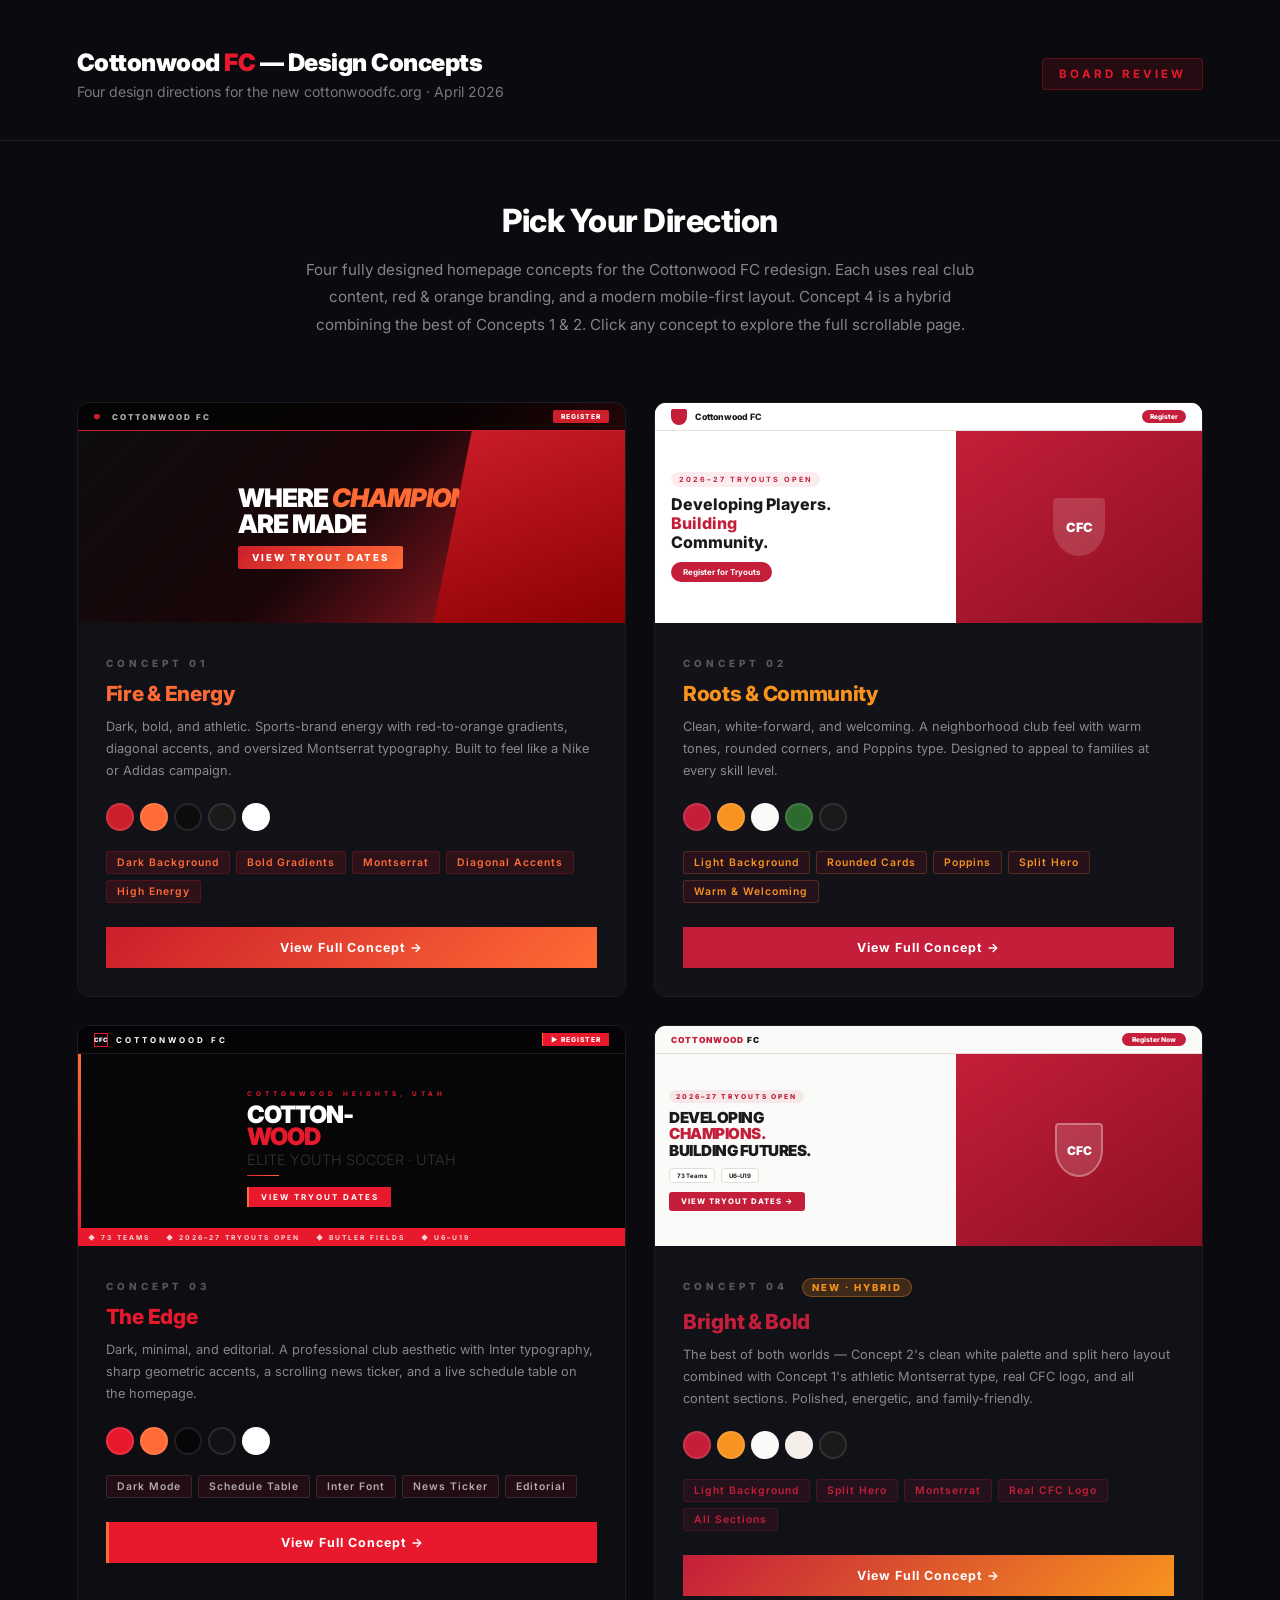
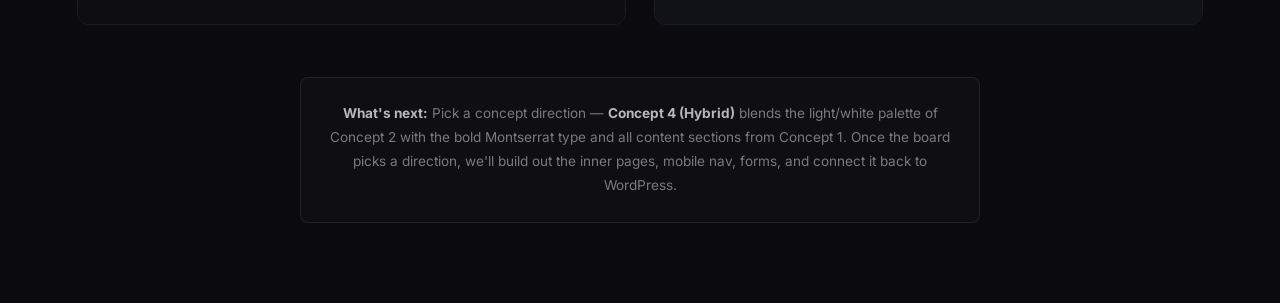
<file: index.html>
<!DOCTYPE html>
<html lang="en">
<head>
  <meta charset="UTF-8">
  <meta name="viewport" content="width=device-width, initial-scale=1.0">
  <title>Cottonwood FC — Design Concepts</title>
  <link rel="preconnect" href="https://fonts.googleapis.com">
  <link href="https://fonts.googleapis.com/css2?family=Inter:wght@400;500;600;700;800;900&display=swap" rel="stylesheet">
  <style>
    * { margin: 0; padding: 0; box-sizing: border-box; }
    body { font-family: 'Inter', sans-serif; background: #0A0A0F; color: white; min-height: 100vh; }

    header {
      padding: 48px 6% 40px;
      border-bottom: 1px solid rgba(255,255,255,0.08);
      display: flex; align-items: center; justify-content: space-between;
    }
    .header-left h1 { font-size: 1.5rem; font-weight: 900; letter-spacing: -0.5px; }
    .header-left h1 span { color: #E8192C; }
    .header-left p { font-size: 0.88rem; color: rgba(255,255,255,0.45); margin-top: 6px; }
    .header-badge {
      background: rgba(232,25,44,0.12); border: 1px solid rgba(232,25,44,0.3);
      color: #E8192C; font-size: 0.72rem; font-weight: 700; letter-spacing: 3px;
      text-transform: uppercase; padding: 8px 16px; border-radius: 4px;
    }

    main { padding: 60px 6% 80px; }

    .intro {
      max-width: 680px; margin: 0 auto 64px; text-align: center;
    }
    .intro h2 { font-size: 2rem; font-weight: 800; margin-bottom: 16px; letter-spacing: -0.5px; }
    .intro p { font-size: 0.95rem; color: rgba(255,255,255,0.5); line-height: 1.8; }

    .concepts-grid { display: grid; grid-template-columns: repeat(2, 1fr); gap: 28px; }

    .concept-card {
      border: 1px solid rgba(255,255,255,0.08);
      border-radius: 12px; overflow: hidden;
      transition: transform 0.25s, box-shadow 0.25s;
      text-decoration: none; color: white;
      display: flex; flex-direction: column;
    }
    .concept-card:hover { transform: translateY(-6px); box-shadow: 0 24px 60px rgba(0,0,0,0.5); }

    .concept-preview {
      height: 220px; position: relative; overflow: hidden;
      display: flex; align-items: center; justify-content: center;
    }

    /* Concept 1 - Fire preview */
    .preview-1 {
      background: linear-gradient(135deg, #0D0D0D 0%, #1a0609 50%, #CC1E2B 100%);
    }
    .preview-1 .p-nav { position: absolute; top: 0; left: 0; right: 0; height: 28px; background: rgba(0,0,0,0.7); border-bottom: 1px solid #CC1E2B; display: flex; align-items: center; padding: 0 16px; gap: 12px; }
    .p-nav-dot { width: 6px; height: 6px; background: #CC1E2B; clip-path: polygon(50% 0%, 100% 25%, 100% 75%, 50% 100%, 0% 75%, 0% 25%); }
    .preview-1 .p-hero { padding-top: 28px; display: flex; flex-direction: column; justify-content: center; padding-left: 20px; height: 100%; }
    .preview-1 .p-h1 { font-size: 1.6rem; font-weight: 900; line-height: 1.0; text-transform: uppercase; letter-spacing: -1px; }
    .preview-1 .p-h1 em { color: #FF6B35; font-style: italic; }
    .preview-1 .p-btn { margin-top: 10px; display: inline-block; padding: 6px 14px; background: linear-gradient(135deg, #CC1E2B, #FF6B35); font-size: 0.6rem; font-weight: 800; letter-spacing: 2px; text-transform: uppercase; border-radius: 2px; width: fit-content; }
    .preview-1 .p-stripe { position: absolute; right: 0; top: 28px; bottom: 0; width: 35%; background: linear-gradient(160deg, #CC1E2B, #8B0000); clip-path: polygon(20% 0, 100% 0, 100% 100%, 0% 100%); }

    /* Concept 2 - Community preview */
    .preview-2 { background: white; }
    .preview-2 .p-nav { position: absolute; top: 0; left: 0; right: 0; height: 28px; background: white; border-bottom: 1px solid #E8E2DA; display: flex; align-items: center; padding: 0 16px; gap: 8px; }
    .preview-2 .p-nav-crest { width: 16px; height: 16px; background: #C41E3A; border-radius: 2px 2px 50% 50%; }
    .preview-2 .p-nav-name { font-size: 0.55rem; font-weight: 800; color: #1A1A1A; }
    .preview-2 .p-left { position: absolute; left: 0; top: 28px; bottom: 0; width: 55%; padding: 16px 16px; display: flex; flex-direction: column; justify-content: center; }
    .preview-2 .p-tag { font-size: 0.45rem; font-weight: 700; letter-spacing: 2px; text-transform: uppercase; color: #C41E3A; background: rgba(196,30,58,0.08); padding: 3px 8px; border-radius: 10px; width: fit-content; margin-bottom: 8px; }
    .preview-2 .p-h1 { font-size: 1rem; font-weight: 800; color: #1A1A1A; line-height: 1.2; }
    .preview-2 .p-h1 span { color: #C41E3A; }
    .preview-2 .p-btn { margin-top: 10px; display: inline-block; padding: 5px 12px; background: #C41E3A; color: white; font-size: 0.5rem; font-weight: 700; border-radius: 12px; width: fit-content; }
    .preview-2 .p-right { position: absolute; right: 0; top: 28px; bottom: 0; width: 45%; background: linear-gradient(145deg, #C41E3A, #8B0F20); display: flex; align-items: center; justify-content: center; }
    .preview-2 .p-shield { width: 52px; height: 58px; background: rgba(255,255,255,0.15); border-radius: 4px 4px 50% 50%; display: flex; align-items: center; justify-content: center; font-size: 0.8rem; font-weight: 900; color: white; }

    /* Concept 3 - Edge preview */
    .preview-3 { background: #060608; }
    .preview-3 .p-nav { position: absolute; top: 0; left: 0; right: 0; height: 28px; background: rgba(6,6,8,0.97); border-bottom: 1px solid rgba(255,255,255,0.1); display: flex; align-items: center; padding: 0 16px; gap: 8px; }
    .preview-3 .p-monogram { width: 14px; height: 14px; border: 1px solid #E8192C; display: flex; align-items: center; justify-content: center; font-size: 0.38rem; font-weight: 900; }
    .preview-3 .p-nav-name { font-size: 0.5rem; font-weight: 700; letter-spacing: 3px; text-transform: uppercase; }
    .preview-3 .p-red-bar { position: absolute; left: 0; top: 28px; bottom: 0; width: 3px; background: linear-gradient(180deg, #FF6B35, #E8192C); }
    .preview-3 .p-content { padding: 40px 20px 16px; }
    .preview-3 .p-overline { font-size: 0.4rem; font-weight: 700; letter-spacing: 4px; text-transform: uppercase; color: #E8192C; margin-bottom: 6px; }
    .preview-3 .p-h1 { font-size: 1.5rem; font-weight: 900; line-height: 0.95; text-transform: uppercase; letter-spacing: -1px; color: white; }
    .preview-3 .p-h1 .r { color: #E8192C; }
    .preview-3 .p-h1 .d { color: rgba(255,255,255,0.18); font-weight: 300; font-size: 0.6em; display: block; margin-top: 4px; letter-spacing: 0px; }
    .preview-3 .p-divider { width: 32px; height: 1px; background: linear-gradient(90deg, #E8192C, #FF6B35); margin: 8px 0; }
    .preview-3 .p-btn { display: inline-block; padding: 5px 12px; background: #E8192C; border-left: 2px solid #FF6B35; font-size: 0.5rem; font-weight: 700; letter-spacing: 2px; text-transform: uppercase; }
    .preview-3 .p-ticker { position: absolute; bottom: 0; left: 0; right: 0; height: 18px; background: #E8192C; display: flex; align-items: center; padding: 0 10px; font-size: 0.42rem; font-weight: 700; letter-spacing: 2px; text-transform: uppercase; color: rgba(255,255,255,0.8); gap: 16px; overflow: hidden; }

    /* Card body */
    .concept-body { padding: 28px; flex: 1; background: #111118; }
    .concept-num {
      display: inline-block; font-size: 0.62rem; font-weight: 800; letter-spacing: 4px;
      text-transform: uppercase; color: rgba(255,255,255,0.3);
      margin-bottom: 12px;
    }
    .concept-name { font-size: 1.3rem; font-weight: 800; letter-spacing: -0.3px; margin-bottom: 10px; }
    .concept-tagline { font-size: 0.8rem; color: rgba(255,255,255,0.5); line-height: 1.7; margin-bottom: 22px; }
    .palette { display: flex; gap: 6px; margin-bottom: 20px; }
    .swatch { width: 28px; height: 28px; border-radius: 50%; border: 2px solid rgba(255,255,255,0.1); }
    .concept-traits { display: flex; flex-wrap: wrap; gap: 6px; margin-bottom: 24px; }
    .trait {
      font-size: 0.65rem; font-weight: 600; letter-spacing: 1px;
      padding: 4px 10px; border-radius: 3px;
    }
    .concept-cta {
      display: flex; align-items: center; justify-content: center; gap: 8px;
      padding: 13px; font-size: 0.78rem; font-weight: 700; letter-spacing: 1px;
      text-align: center; text-decoration: none; color: white;
      transition: opacity 0.2s;
    }
    .concept-cta:hover { opacity: 0.85; }

    /* Concept-specific colors */
    .c1 .concept-name { color: #FF6B35; }
    .c1 .trait { background: rgba(204,30,43,0.15); color: #FF6B35; border: 1px solid rgba(204,30,43,0.25); }
    .c1 .concept-cta { background: linear-gradient(135deg, #CC1E2B, #FF6B35); }

    .c2 .concept-name { color: #F7931E; }
    .c2 .trait { background: rgba(196,30,58,0.12); color: #F7931E; border: 1px solid rgba(247,147,30,0.2); }
    .c2 .concept-cta { background: #C41E3A; }
    .c2 .concept-body { background: #121218; }

    .c3 .concept-name { color: #E8192C; }
    .c3 .trait { background: rgba(232,25,44,0.1); color: rgba(255,255,255,0.65); border: 1px solid rgba(255,255,255,0.1); }
    .c3 .concept-cta { background: #E8192C; border-left: 3px solid #FF6B35; }
    .c3 .concept-body { background: #0D0D12; }

    .note {
      max-width: 680px; margin: 52px auto 0; text-align: center;
      padding: 24px; border: 1px solid rgba(255,255,255,0.08); border-radius: 8px;
      background: rgba(255,255,255,0.02);
    }
    .note p { font-size: 0.85rem; color: rgba(255,255,255,0.45); line-height: 1.75; }
    .note p strong { color: rgba(255,255,255,0.7); }

    /* Concept 4 - Hybrid preview */
    .preview-4 { background: #FAFAF8; }
    .preview-4 .p-nav { position: absolute; top: 0; left: 0; right: 0; height: 28px; background: #FAFAF8; border-bottom: 1px solid #E5DDD4; display: flex; align-items: center; padding: 0 16px; gap: 8px; }
    .preview-4 .p-nav-logo { font-size: 0.52rem; font-weight: 900; color: #1A1A1A; letter-spacing: 1px; font-family: 'Inter', sans-serif; }
    .preview-4 .p-nav-logo em { color: #C41E3A; font-style: normal; }
    .preview-4 .p-left { position: absolute; left: 0; top: 28px; bottom: 0; width: 55%; padding: 14px 14px; display: flex; flex-direction: column; justify-content: center; }
    .preview-4 .p-tag { font-size: 0.42rem; font-weight: 800; letter-spacing: 2px; text-transform: uppercase; color: #C41E3A; background: rgba(196,30,58,0.08); padding: 2px 7px; border-radius: 10px; width: fit-content; margin-bottom: 7px; }
    .preview-4 .p-h1 { font-size: 0.95rem; font-weight: 900; color: #1A1A1A; line-height: 1.1; text-transform: uppercase; letter-spacing: -0.5px; }
    .preview-4 .p-h1 span { color: #C41E3A; }
    .preview-4 .p-stats { display: flex; gap: 6px; margin-top: 8px; }
    .preview-4 .p-stat { padding: 3px 7px; background: white; border: 1px solid #E5DDD4; border-radius: 4px; font-size: 0.38rem; font-weight: 700; color: #1A1A1A; }
    .preview-4 .p-btn { margin-top: 9px; display: inline-block; padding: 5px 12px; background: #C41E3A; color: white; font-size: 0.48rem; font-weight: 800; letter-spacing: 1px; text-transform: uppercase; border-radius: 3px; width: fit-content; }
    .preview-4 .p-right { position: absolute; right: 0; top: 28px; bottom: 0; width: 45%; background: linear-gradient(145deg, #C41E3A, #8B0F20); display: flex; align-items: center; justify-content: center; }
    .preview-4 .p-shield { width: 48px; height: 54px; background: rgba(255,255,255,0.15); border-radius: 4px 4px 50% 50%; display: flex; align-items: center; justify-content: center; font-size: 0.75rem; font-weight: 900; color: white; border: 2px solid rgba(255,255,255,0.3); }

    .c4 .concept-name { color: #C41E3A; }
    .c4 .trait { background: rgba(196,30,58,0.1); color: #C41E3A; border: 1px solid rgba(196,30,58,0.2); }
    .c4 .concept-cta { background: linear-gradient(135deg, #C41E3A, #F7931E); }
    .c4 .concept-body { background: #111118; }

    .concept-badge {
      display: inline-block; font-size: 0.6rem; font-weight: 800; letter-spacing: 2px;
      text-transform: uppercase; padding: 3px 9px; border-radius: 10px;
      margin-left: 8px; vertical-align: middle;
    }
    .badge-new { background: rgba(247,147,30,0.2); color: #F7931E; border: 1px solid rgba(247,147,30,0.35); }

    @media (max-width: 1000px) {
      .concepts-grid { grid-template-columns: 1fr; max-width: 520px; margin: 0 auto; }
    }
    @media (min-width: 1001px) and (max-width: 1200px) {
      .concepts-grid { grid-template-columns: repeat(2, 1fr); }
    }
  </style>
</head>
<body>
  <header>
    <div class="header-left">
      <h1>Cottonwood <span>FC</span> — Design Concepts</h1>
      <p>Four design directions for the new cottonwoodfc.org · April 2026</p>
    </div>
    <div class="header-badge">Board Review</div>
  </header>

  <main>
    <div class="intro">
      <h2>Pick Your Direction</h2>
      <p>Four fully designed homepage concepts for the Cottonwood FC redesign. Each uses real club content, red &amp; orange branding, and a modern mobile-first layout. Concept 4 is a hybrid combining the best of Concepts 1 &amp; 2. Click any concept to explore the full scrollable page.</p>
    </div>

    <div class="concepts-grid">

      <!-- Concept 1 -->
      <a href="concept1.html" class="concept-card c1">
        <div class="concept-preview preview-1">
          <div class="p-stripe"></div>
          <div class="p-nav">
            <div class="p-nav-dot"></div>
            <div style="font-size:0.5rem;font-weight:800;letter-spacing:2px;color:rgba(255,255,255,0.7)">COTTONWOOD FC</div>
            <div style="margin-left:auto;padding:2px 8px;background:#CC1E2B;font-size:0.42rem;font-weight:800;letter-spacing:1px;border-radius:2px">REGISTER</div>
          </div>
          <div class="p-hero">
            <div class="p-h1">Where <em>Champions</em><br>Are Made</div>
            <div class="p-btn">View Tryout Dates</div>
          </div>
        </div>
        <div class="concept-body">
          <div class="concept-num">Concept 01</div>
          <div class="concept-name">Fire &amp; Energy</div>
          <div class="concept-tagline">Dark, bold, and athletic. Sports-brand energy with red-to-orange gradients, diagonal accents, and oversized Montserrat typography. Built to feel like a Nike or Adidas campaign.</div>
          <div class="palette">
            <div class="swatch" style="background:#CC1E2B" title="Primary Red"></div>
            <div class="swatch" style="background:#FF6B35" title="Orange"></div>
            <div class="swatch" style="background:#0D0D0D" title="Dark"></div>
            <div class="swatch" style="background:#1A1A1A" title="Card"></div>
            <div class="swatch" style="background:#FFFFFF;border-color:rgba(255,255,255,0.2)" title="White"></div>
          </div>
          <div class="concept-traits">
            <span class="trait">Dark Background</span>
            <span class="trait">Bold Gradients</span>
            <span class="trait">Montserrat</span>
            <span class="trait">Diagonal Accents</span>
            <span class="trait">High Energy</span>
          </div>
          <div class="concept-cta">View Full Concept →</div>
        </div>
      </a>

      <!-- Concept 2 -->
      <a href="concept2.html" class="concept-card c2">
        <div class="concept-preview preview-2">
          <div class="p-left">
            <div class="p-tag">2026–27 Tryouts Open</div>
            <div class="p-h1">Developing Players.<br><span>Building</span><br>Community.</div>
            <div class="p-btn">Register for Tryouts</div>
          </div>
          <div class="p-right">
            <div class="p-shield">CFC</div>
          </div>
          <div class="p-nav">
            <div class="p-nav-crest"></div>
            <div class="p-nav-name">Cottonwood FC</div>
            <div style="margin-left:auto;padding:2px 8px;background:#C41E3A;color:white;font-size:0.42rem;font-weight:800;border-radius:8px">Register</div>
          </div>
        </div>
        <div class="concept-body">
          <div class="concept-num">Concept 02</div>
          <div class="concept-name">Roots &amp; Community</div>
          <div class="concept-tagline">Clean, white-forward, and welcoming. A neighborhood club feel with warm tones, rounded corners, and Poppins type. Designed to appeal to families at every skill level.</div>
          <div class="palette">
            <div class="swatch" style="background:#C41E3A" title="Deep Red"></div>
            <div class="swatch" style="background:#F7931E" title="Warm Orange"></div>
            <div class="swatch" style="background:#FAFAF8;border-color:rgba(255,255,255,0.15)" title="Warm White"></div>
            <div class="swatch" style="background:#2D6A2D" title="Green Accent"></div>
            <div class="swatch" style="background:#1A1A1A" title="Dark"></div>
          </div>
          <div class="concept-traits">
            <span class="trait">Light Background</span>
            <span class="trait">Rounded Cards</span>
            <span class="trait">Poppins</span>
            <span class="trait">Split Hero</span>
            <span class="trait">Warm &amp; Welcoming</span>
          </div>
          <div class="concept-cta">View Full Concept →</div>
        </div>
      </a>

      <!-- Concept 3 -->
      <a href="concept3.html" class="concept-card c3">
        <div class="concept-preview preview-3">
          <div class="p-red-bar"></div>
          <div class="p-nav">
            <div class="p-monogram">CFC</div>
            <div class="p-nav-name">COTTONWOOD FC</div>
            <div style="margin-left:auto;padding:2px 8px;background:#E8192C;border-left:1.5px solid #FF6B35;font-size:0.42rem;font-weight:800;letter-spacing:1px;color:white">▶ REGISTER</div>
          </div>
          <div class="p-content">
            <div class="p-overline">Cottonwood Heights, Utah</div>
            <div class="p-h1">COTTON-<br><span class="r">WOOD</span><span class="d">Elite Youth Soccer · Utah</span></div>
            <div class="p-divider"></div>
            <div class="p-btn">View Tryout Dates</div>
          </div>
          <div class="p-ticker">
            <span>◆ 73 TEAMS</span>
            <span>◆ 2026–27 TRYOUTS OPEN</span>
            <span>◆ BUTLER FIELDS</span>
            <span>◆ U6–U19</span>
          </div>
        </div>
        <div class="concept-body">
          <div class="concept-num">Concept 03</div>
          <div class="concept-name">The Edge</div>
          <div class="concept-tagline">Dark, minimal, and editorial. A professional club aesthetic with Inter typography, sharp geometric accents, a scrolling news ticker, and a live schedule table on the homepage.</div>
          <div class="palette">
            <div class="swatch" style="background:#E8192C" title="Red"></div>
            <div class="swatch" style="background:#FF6B35" title="Orange"></div>
            <div class="swatch" style="background:#060608" title="Near Black"></div>
            <div class="swatch" style="background:#111118" title="Card Dark"></div>
            <div class="swatch" style="background:#FFFFFF;border-color:rgba(255,255,255,0.15)" title="White Text"></div>
          </div>
          <div class="concept-traits">
            <span class="trait">Dark Mode</span>
            <span class="trait">Schedule Table</span>
            <span class="trait">Inter Font</span>
            <span class="trait">News Ticker</span>
            <span class="trait">Editorial</span>
          </div>
          <div class="concept-cta">View Full Concept →</div>
        </div>
      </a>

      <!-- Concept 4 -->
      <a href="concept4.html" class="concept-card c4">
        <div class="concept-preview preview-4">
          <div class="p-nav">
            <div class="p-nav-logo"><em>COTTONWOOD</em> FC</div>
            <div style="margin-left:auto;padding:2px 10px;background:#C41E3A;color:white;font-size:0.42rem;font-weight:800;border-radius:12px">Register Now</div>
          </div>
          <div class="p-left">
            <div class="p-tag">2026–27 Tryouts Open</div>
            <div class="p-h1">Developing<br><span>Champions.</span><br>Building Futures.</div>
            <div class="p-stats">
              <div class="p-stat">73 Teams</div>
              <div class="p-stat">U6–U19</div>
            </div>
            <div class="p-btn">View Tryout Dates →</div>
          </div>
          <div class="p-right">
            <div class="p-shield">CFC</div>
          </div>
        </div>
        <div class="concept-body">
          <div class="concept-num">Concept 04 <span class="concept-badge badge-new">NEW · Hybrid</span></div>
          <div class="concept-name">Bright &amp; Bold</div>
          <div class="concept-tagline">The best of both worlds — Concept 2's clean white palette and split hero layout combined with Concept 1's athletic Montserrat type, real CFC logo, and all content sections. Polished, energetic, and family-friendly.</div>
          <div class="palette">
            <div class="swatch" style="background:#C41E3A" title="Deep Red"></div>
            <div class="swatch" style="background:#F7931E" title="Warm Orange"></div>
            <div class="swatch" style="background:#FAFAF8;border-color:rgba(255,255,255,0.15)" title="Warm White"></div>
            <div class="swatch" style="background:#F3EEE8;border-color:rgba(255,255,255,0.1)" title="Light Warm"></div>
            <div class="swatch" style="background:#1A1A1A" title="Dark"></div>
          </div>
          <div class="concept-traits">
            <span class="trait">Light Background</span>
            <span class="trait">Split Hero</span>
            <span class="trait">Montserrat</span>
            <span class="trait">Real CFC Logo</span>
            <span class="trait">All Sections</span>
          </div>
          <div class="concept-cta">View Full Concept →</div>
        </div>
      </a>

    </div>

    <div class="note">
      <p><strong>What's next:</strong> Pick a concept direction — <strong>Concept 4 (Hybrid)</strong> blends the light/white palette of Concept 2 with the bold Montserrat type and all content sections from Concept 1. Once the board picks a direction, we'll build out the inner pages, mobile nav, forms, and connect it back to WordPress.</p>
    </div>
  </main>
</body>
</html>
</file>
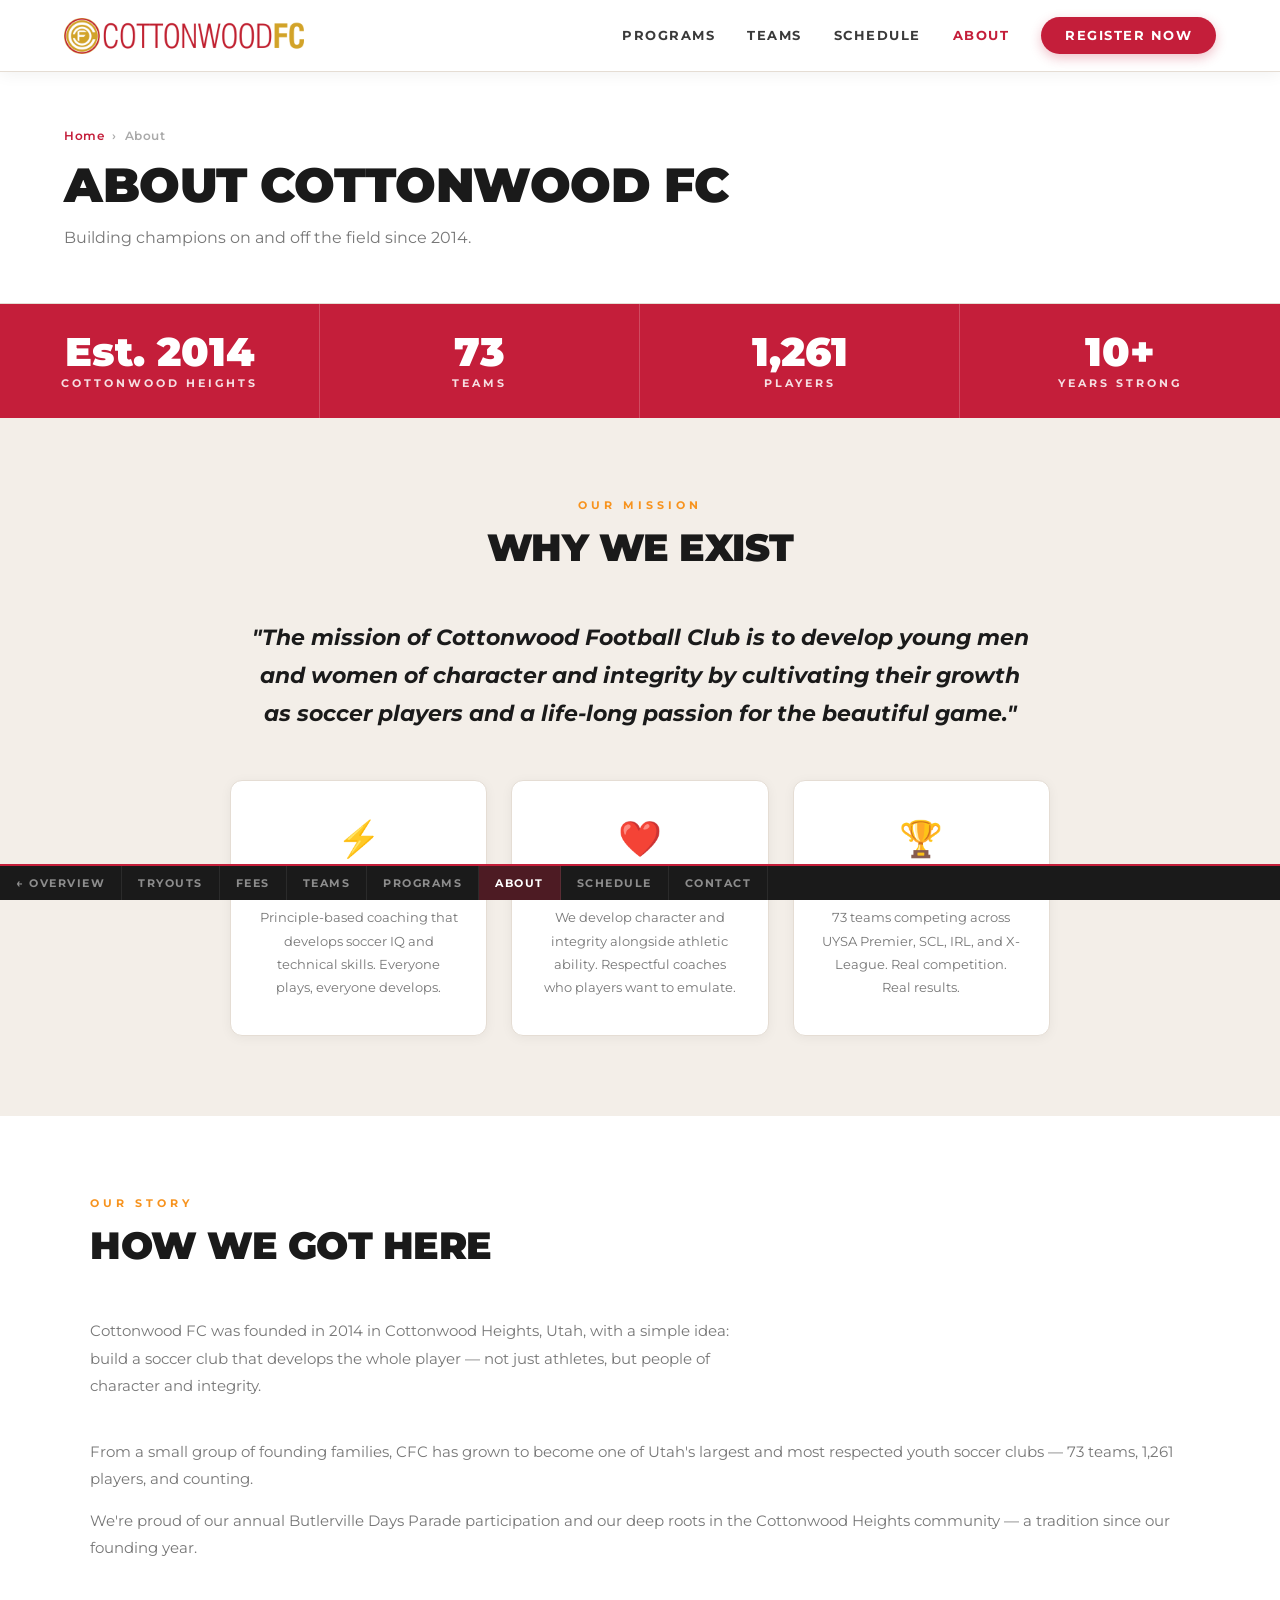
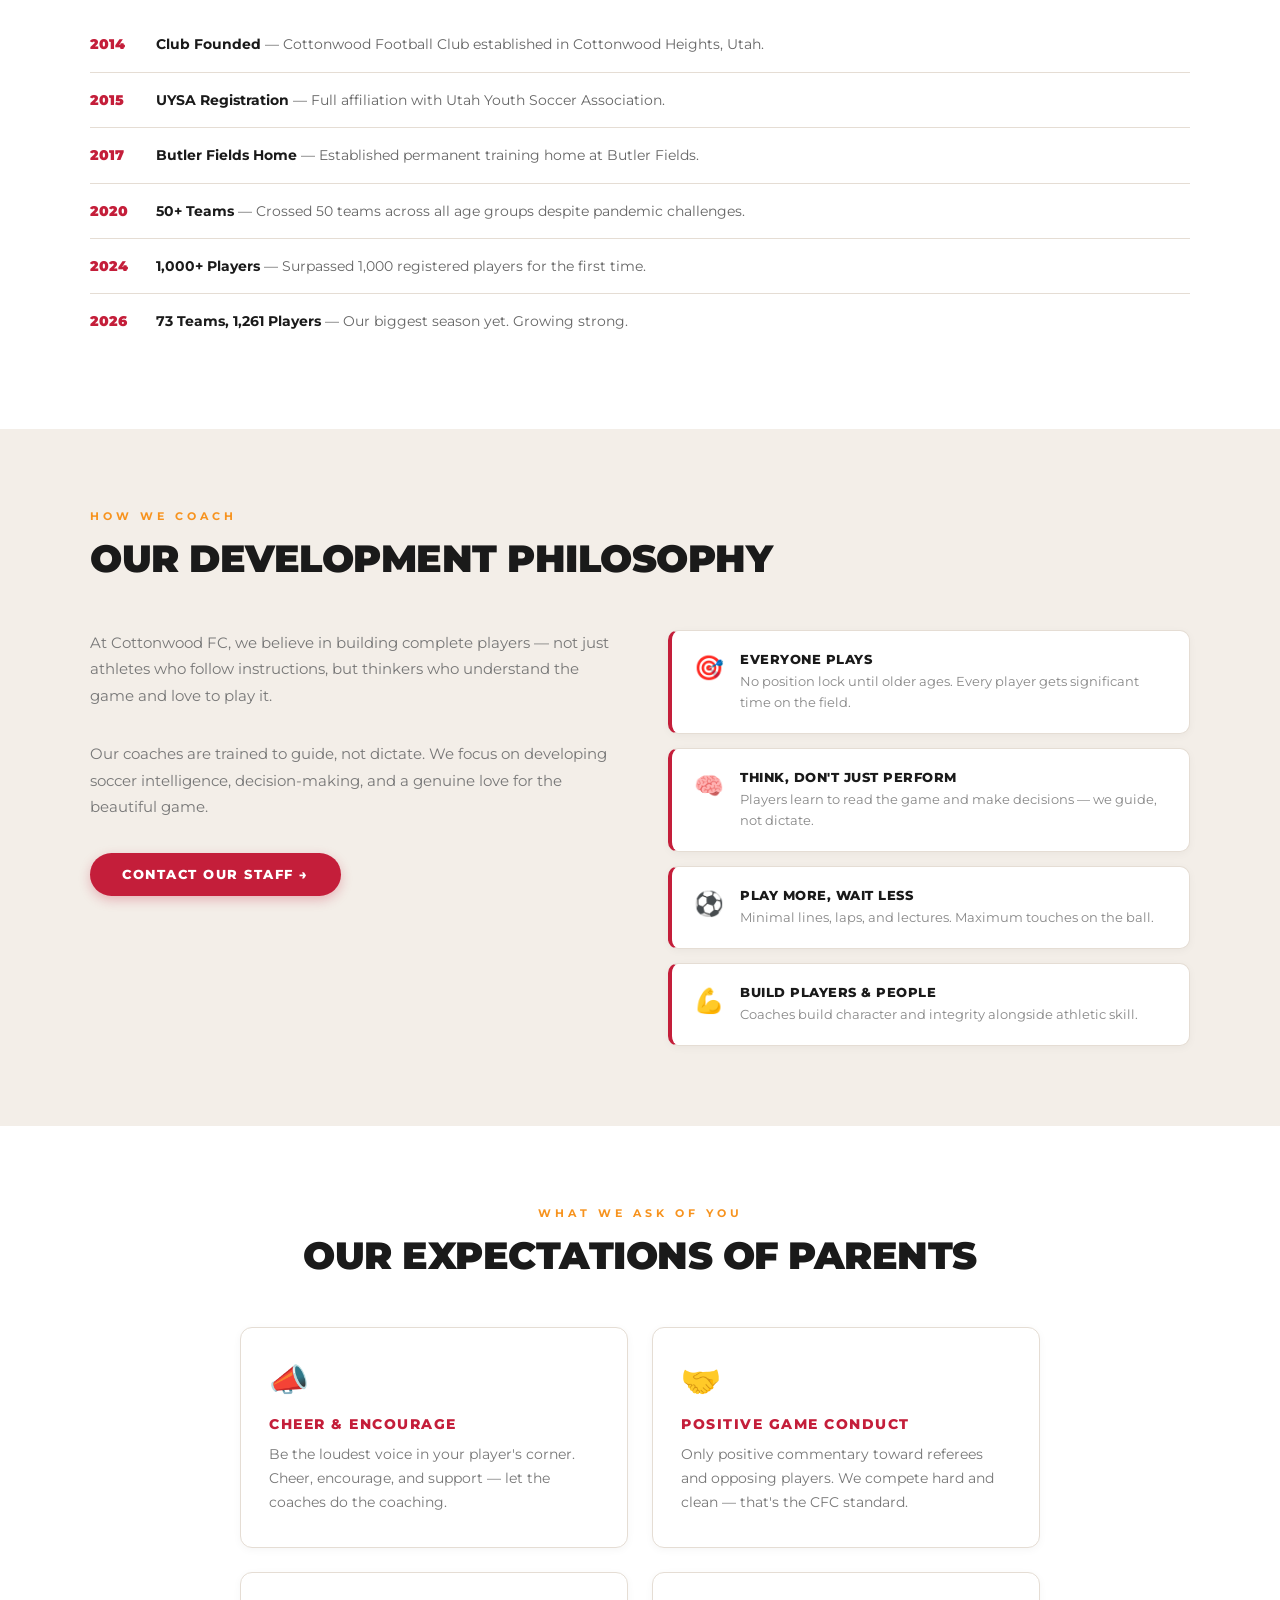
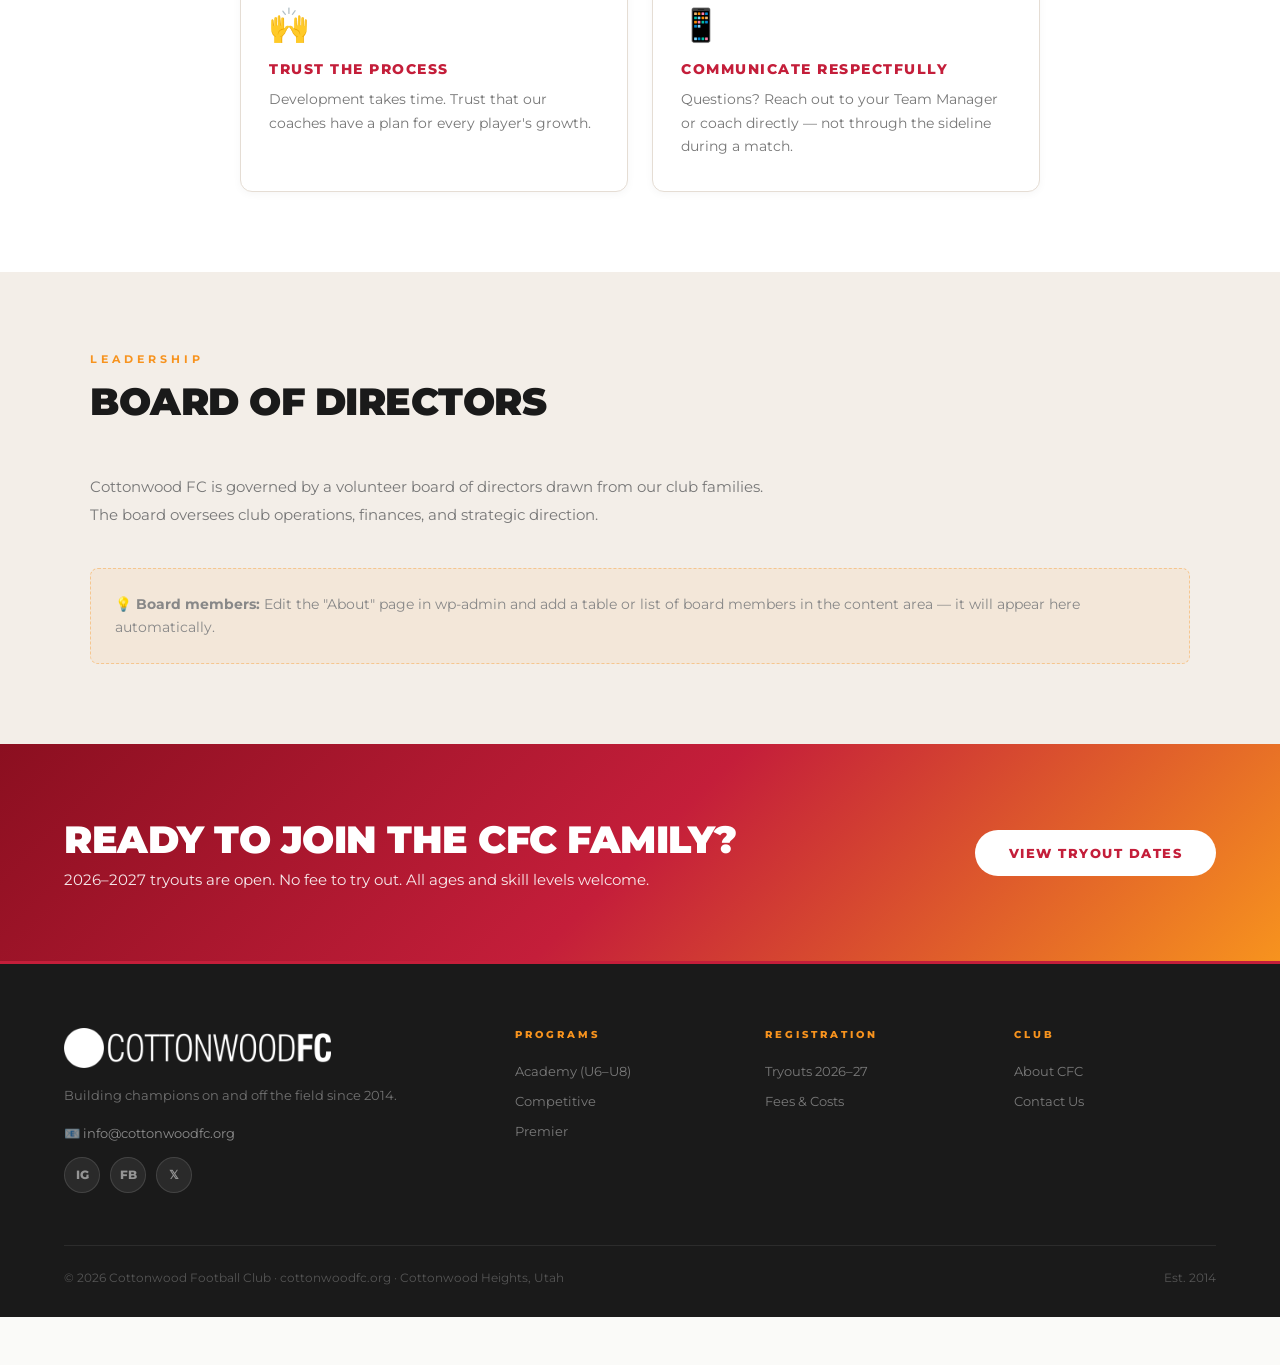
<file: about-preview.html>
<!DOCTYPE html>
<html lang="en">
<head>
  <meta charset="UTF-8"><meta name="viewport" content="width=device-width, initial-scale=1.0">
  <title>About — Cottonwood FC</title>
  <link href="https://fonts.googleapis.com/css2?family=Montserrat:ital,wght@0,400;0,500;0,600;0,700;0,800;0,900;1,800&display=swap" rel="stylesheet">
  <link rel="stylesheet" href="theme.css">
  <style>
    .preview-bar{position:fixed;bottom:0;left:0;right:0;z-index:9999;background:#1A1A1A;display:flex;align-items:center;gap:0;overflow-x:auto;border-top:2px solid #C41E3A;}
    .preview-bar a{padding:10px 16px;font-size:0.68rem;font-weight:700;letter-spacing:1.5px;text-transform:uppercase;color:rgba(255,255,255,0.5);text-decoration:none;white-space:nowrap;border-right:1px solid rgba(255,255,255,0.08);transition:color 0.2s,background 0.2s;}
    .preview-bar a:hover,.preview-bar a.active{color:white;background:rgba(196,30,58,0.3);}
    body{padding-bottom:48px;}
  </style>
</head>
<body>

<nav id="site-nav">
  <a href="concept4.html" class="nav-logo"><img src="cfc-logo-long.png" alt="Cottonwood FC"></a>
  <div class="nav-links" id="primary-nav">
    <a href="programs-preview.html">Programs</a>
    <a href="teams-preview.html">Teams</a>
    <a href="schedule-preview.html">Schedule</a>
    <a href="about-preview.html" aria-current="page">About</a>
    <a href="#" class="nav-btn">Register Now</a>
  </div>
  <button class="nav-hamburger" id="nav-toggle" aria-label="Menu"><span></span><span></span><span></span></button>
</nav>

<div class="page-hero">
  <div class="page-hero-inner">
    <div class="page-breadcrumb"><a href="concept4.html">Home</a><span>›</span><span>About</span></div>
    <h1 class="page-title">About Cottonwood FC</h1>
    <p class="page-hero-sub">Building champions on and off the field since 2014.</p>
  </div>
</div>

<div class="stats-bar">
  <div class="stat"><div class="stat-num">Est. 2014</div><div class="stat-lbl">Cottonwood Heights</div></div>
  <div class="stat"><div class="stat-num">73</div><div class="stat-lbl">Teams</div></div>
  <div class="stat"><div class="stat-num">1,261</div><div class="stat-lbl">Players</div></div>
  <div class="stat"><div class="stat-num">10+</div><div class="stat-lbl">Years Strong</div></div>
</div>

<!-- MISSION -->
<section class="inner-sect bg-light">
  <div class="inner-wrap" style="max-width:820px;margin:0 auto;text-align:center;">
    <div class="sec-eyebrow">Our Mission</div>
    <h2 class="sec-title">Why We Exist</h2>
    <p class="mission-quote-large">"The mission of Cottonwood Football Club is to develop young men and women of character and integrity by cultivating their growth as soccer players and a life-long passion for the beautiful game."</p>
    <div class="mission-pillars" style="margin-top:48px;text-align:left;">
      <div class="pillar"><div class="pillar-icon">⚡</div><h3>Build Players</h3><p>Principle-based coaching that develops soccer IQ and technical skills. Everyone plays, everyone develops.</p></div>
      <div class="pillar"><div class="pillar-icon">❤️</div><h3>Build People</h3><p>We develop character and integrity alongside athletic ability. Respectful coaches who players want to emulate.</p></div>
      <div class="pillar"><div class="pillar-icon">🏆</div><h3>Build Champions</h3><p>73 teams competing across UYSA Premier, SCL, IRL, and X-League. Real competition. Real results.</p></div>
    </div>
  </div>
</section>

<!-- HISTORY + TIMELINE -->
<section class="inner-sect bg-white">
  <div class="inner-wrap">
    <div class="sec-eyebrow">Our Story</div>
    <h2 class="sec-title">How We Got Here</h2>
    <div class="two-col-info">
      <div>
        <p class="inner-intro">Cottonwood FC was founded in 2014 in Cottonwood Heights, Utah, with a simple idea: build a soccer club that develops the whole player — not just athletes, but people of character and integrity.</p>
        <p style="font-size:0.92rem;color:#777;line-height:1.8;margin-bottom:16px;">From a small group of founding families, CFC has grown to become one of Utah's largest and most respected youth soccer clubs — 73 teams, 1,261 players, and counting.</p>
        <p style="font-size:0.92rem;color:#777;line-height:1.8;">We're proud of our annual Butlerville Days Parade participation and our deep roots in the Cottonwood Heights community — a tradition since our founding year.</p>
      </div>
      <div class="history-timeline">
        <div class="timeline-item"><div class="tl-year">2014</div><div class="tl-text"><strong>Club Founded</strong> — Cottonwood Football Club established in Cottonwood Heights, Utah.</div></div>
        <div class="timeline-item"><div class="tl-year">2015</div><div class="tl-text"><strong>UYSA Registration</strong> — Full affiliation with Utah Youth Soccer Association.</div></div>
        <div class="timeline-item"><div class="tl-year">2017</div><div class="tl-text"><strong>Butler Fields Home</strong> — Established permanent training home at Butler Fields.</div></div>
        <div class="timeline-item"><div class="tl-year">2020</div><div class="tl-text"><strong>50+ Teams</strong> — Crossed 50 teams across all age groups despite pandemic challenges.</div></div>
        <div class="timeline-item"><div class="tl-year">2024</div><div class="tl-text"><strong>1,000+ Players</strong> — Surpassed 1,000 registered players for the first time.</div></div>
        <div class="timeline-item"><div class="tl-year">2026</div><div class="tl-text"><strong>73 Teams, 1,261 Players</strong> — Our biggest season yet. Growing strong.</div></div>
      </div>
    </div>
  </div>
</section>

<!-- DEVELOPMENT PHILOSOPHY -->
<section class="inner-sect bg-light">
  <div class="inner-wrap">
    <div class="sec-eyebrow">How We Coach</div>
    <h2 class="sec-title">Our Development Philosophy</h2>
    <div class="dev-grid">
      <div class="dev-left">
        <p class="dev-intro">At Cottonwood FC, we believe in building complete players — not just athletes who follow instructions, but thinkers who understand the game and love to play it.</p>
        <p class="dev-intro">Our coaches are trained to guide, not dictate. We focus on developing soccer intelligence, decision-making, and a genuine love for the beautiful game.</p>
        <a href="contact-preview.html" class="dev-cta">Contact Our Staff →</a>
      </div>
      <div class="dev-principles">
        <div class="principle"><div class="principle-icon">🎯</div><div class="principle-text"><strong>Everyone Plays</strong><p>No position lock until older ages. Every player gets significant time on the field.</p></div></div>
        <div class="principle"><div class="principle-icon">🧠</div><div class="principle-text"><strong>Think, Don't Just Perform</strong><p>Players learn to read the game and make decisions — we guide, not dictate.</p></div></div>
        <div class="principle"><div class="principle-icon">⚽</div><div class="principle-text"><strong>Play More, Wait Less</strong><p>Minimal lines, laps, and lectures. Maximum touches on the ball.</p></div></div>
        <div class="principle"><div class="principle-icon">💪</div><div class="principle-text"><strong>Build Players &amp; People</strong><p>Coaches build character and integrity alongside athletic skill.</p></div></div>
      </div>
    </div>
  </div>
</section>

<!-- PARENT EXPECTATIONS -->
<section class="inner-sect bg-white">
  <div class="inner-wrap">
    <div class="parents-inner" style="max-width:800px;margin:0 auto;">
      <div class="sec-eyebrow centered">What We Ask of You</div>
      <div class="sec-title centered">Our Expectations of Parents</div>
      <div class="parents-grid">
        <div class="parent-card"><div class="parent-icon">📣</div><h3>Cheer &amp; Encourage</h3><p>Be the loudest voice in your player's corner. Cheer, encourage, and support — let the coaches do the coaching.</p></div>
        <div class="parent-card"><div class="parent-icon">🤝</div><h3>Positive Game Conduct</h3><p>Only positive commentary toward referees and opposing players. We compete hard and clean — that's the CFC standard.</p></div>
        <div class="parent-card"><div class="parent-icon">🙌</div><h3>Trust the Process</h3><p>Development takes time. Trust that our coaches have a plan for every player's growth.</p></div>
        <div class="parent-card"><div class="parent-icon">📱</div><h3>Communicate Respectfully</h3><p>Questions? Reach out to your Team Manager or coach directly — not through the sideline during a match.</p></div>
      </div>
    </div>
  </div>
</section>

<!-- BOARD -->
<section class="inner-sect bg-light">
  <div class="inner-wrap">
    <div class="sec-eyebrow">Leadership</div>
    <h2 class="sec-title">Board of Directors</h2>
    <p class="inner-intro">Cottonwood FC is governed by a volunteer board of directors drawn from our club families. The board oversees club operations, finances, and strategic direction.</p>
    <div class="board-placeholder">💡 <strong>Board members:</strong> Edit the "About" page in wp-admin and add a table or list of board members in the content area — it will appear here automatically.</div>
  </div>
</section>

<div class="tryouts-band">
  <div><h2>Ready to Join the CFC Family?</h2><p>2026–2027 tryouts are open. No fee to try out. All ages and skill levels welcome.</p></div>
  <a href="tryouts-preview.html" class="btn-white">View Tryout Dates</a>
</div>

<footer id="site-footer">
  <div class="footer-grid">
    <div><div class="f-logo"><img src="cfc-logo-long.png" alt="Cottonwood FC"></div><p class="f-desc">Building champions on and off the field since 2014.</p><p class="f-contact">📧 info@cottonwoodfc.org</p><div class="social-row"><a href="#" class="social-btn">IG</a><a href="#" class="social-btn">FB</a><a href="#" class="social-btn">𝕏</a></div></div>
    <div class="f-col"><h4>Programs</h4><ul><li><a href="programs-preview.html">Academy (U6–U8)</a></li><li><a href="programs-preview.html">Competitive</a></li><li><a href="programs-preview.html">Premier</a></li></ul></div>
    <div class="f-col"><h4>Registration</h4><ul><li><a href="tryouts-preview.html">Tryouts 2026–27</a></li><li><a href="fees-preview.html">Fees &amp; Costs</a></li></ul></div>
    <div class="f-col"><h4>Club</h4><ul><li><a href="about-preview.html">About CFC</a></li><li><a href="contact-preview.html">Contact Us</a></li></ul></div>
  </div>
  <div class="footer-bottom"><p>© 2026 Cottonwood Football Club · cottonwoodfc.org · Cottonwood Heights, Utah</p><p>Est. 2014</p></div>
</footer>

<div class="preview-bar">
  <a href="pages-index.html">← Overview</a>
  <a href="tryouts-preview.html">Tryouts</a>
  <a href="fees-preview.html">Fees</a>
  <a href="teams-preview.html">Teams</a>
  <a href="programs-preview.html">Programs</a>
  <a href="about-preview.html" class="active">About</a>
  <a href="schedule-preview.html">Schedule</a>
  <a href="contact-preview.html">Contact</a>
</div>
<script>var t=document.getElementById('nav-toggle'),n=document.getElementById('primary-nav');if(t&&n){t.addEventListener('click',function(){n.classList.toggle('nav-open');t.classList.toggle('is-open');});}</script>
</body></html>
</file>
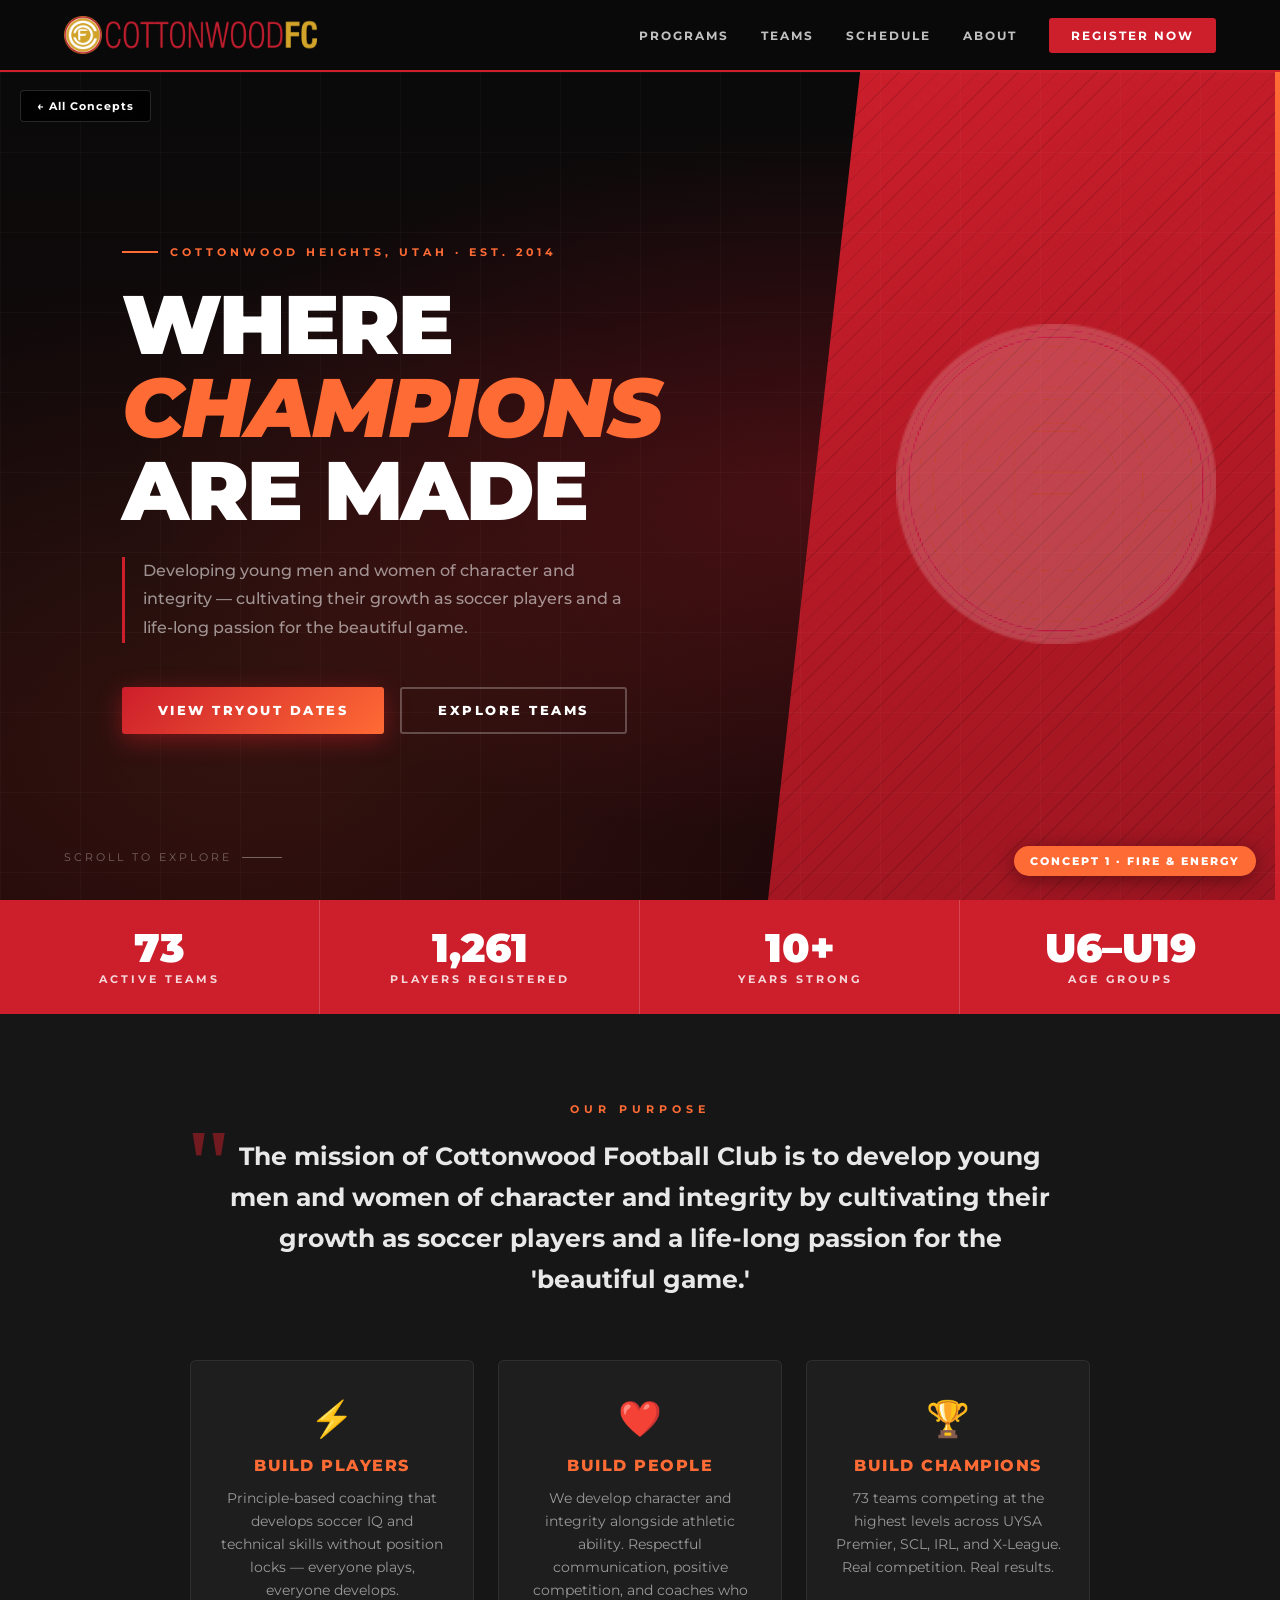
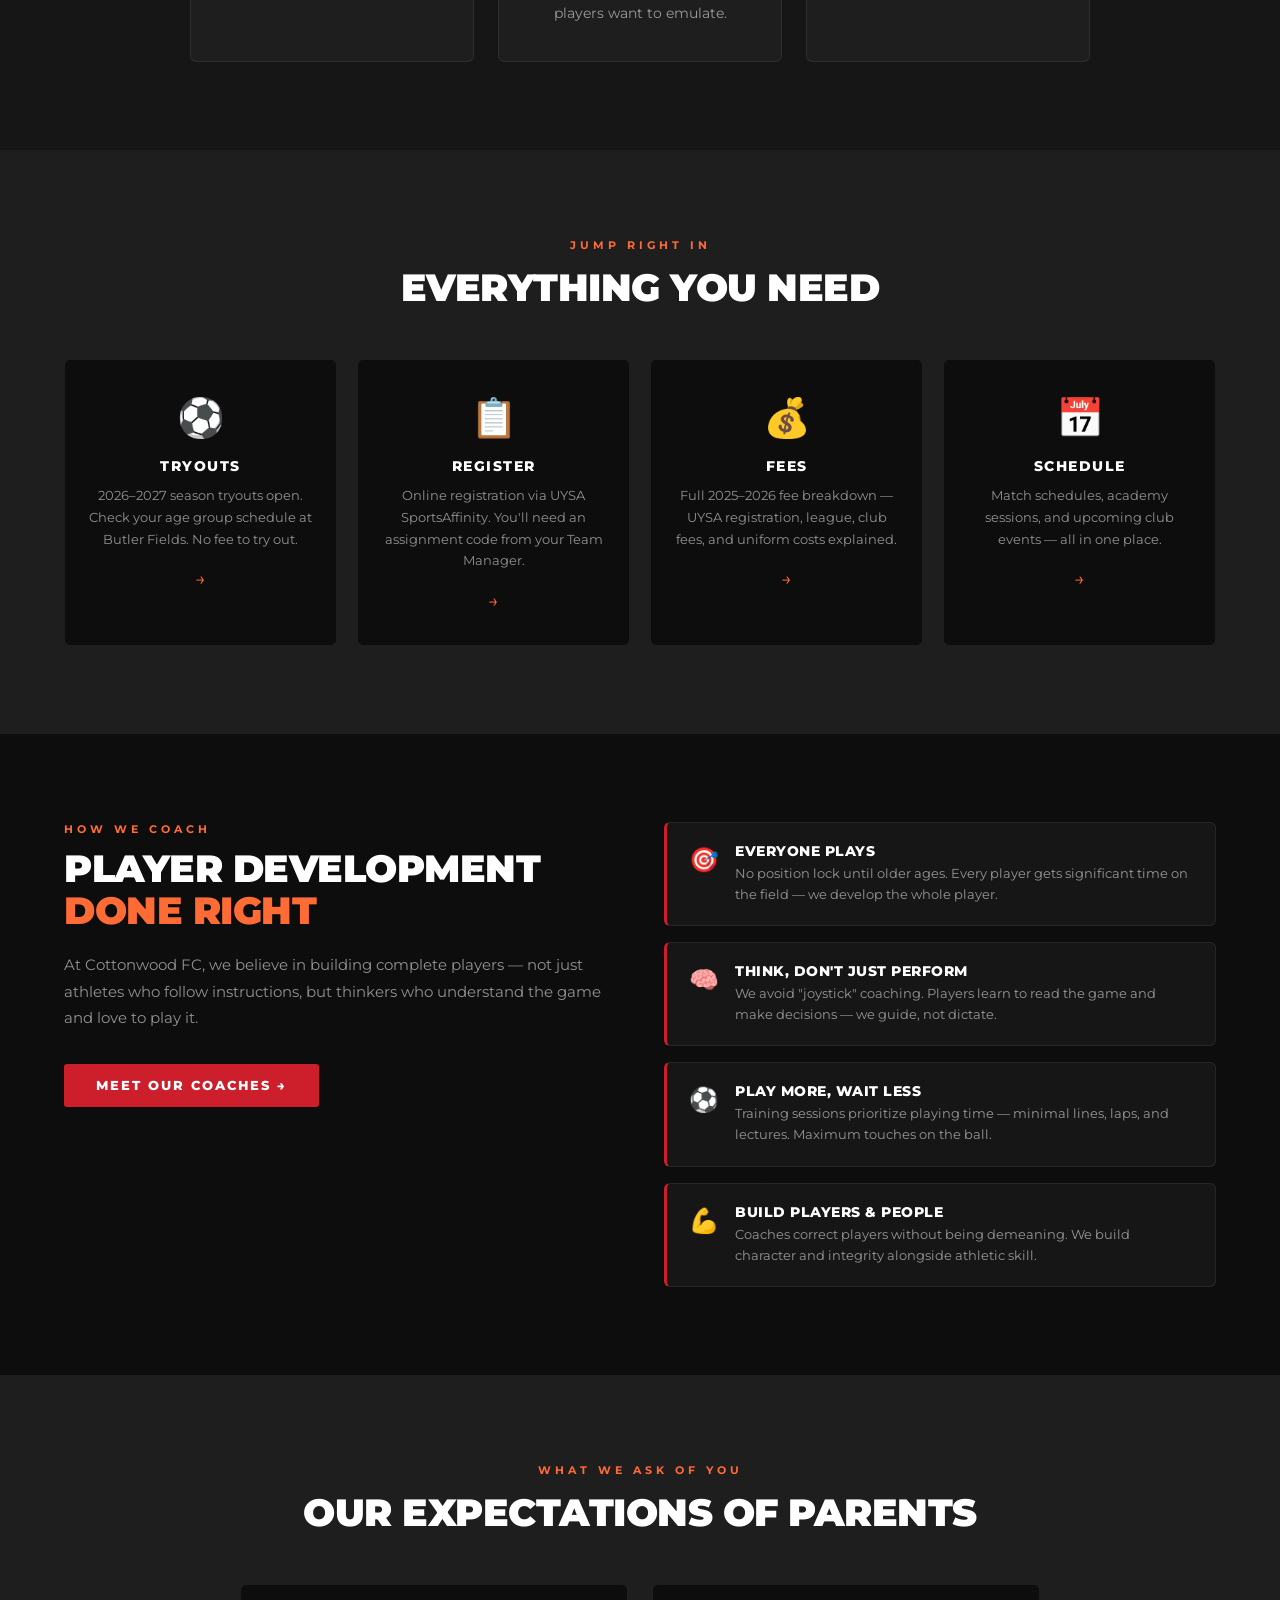
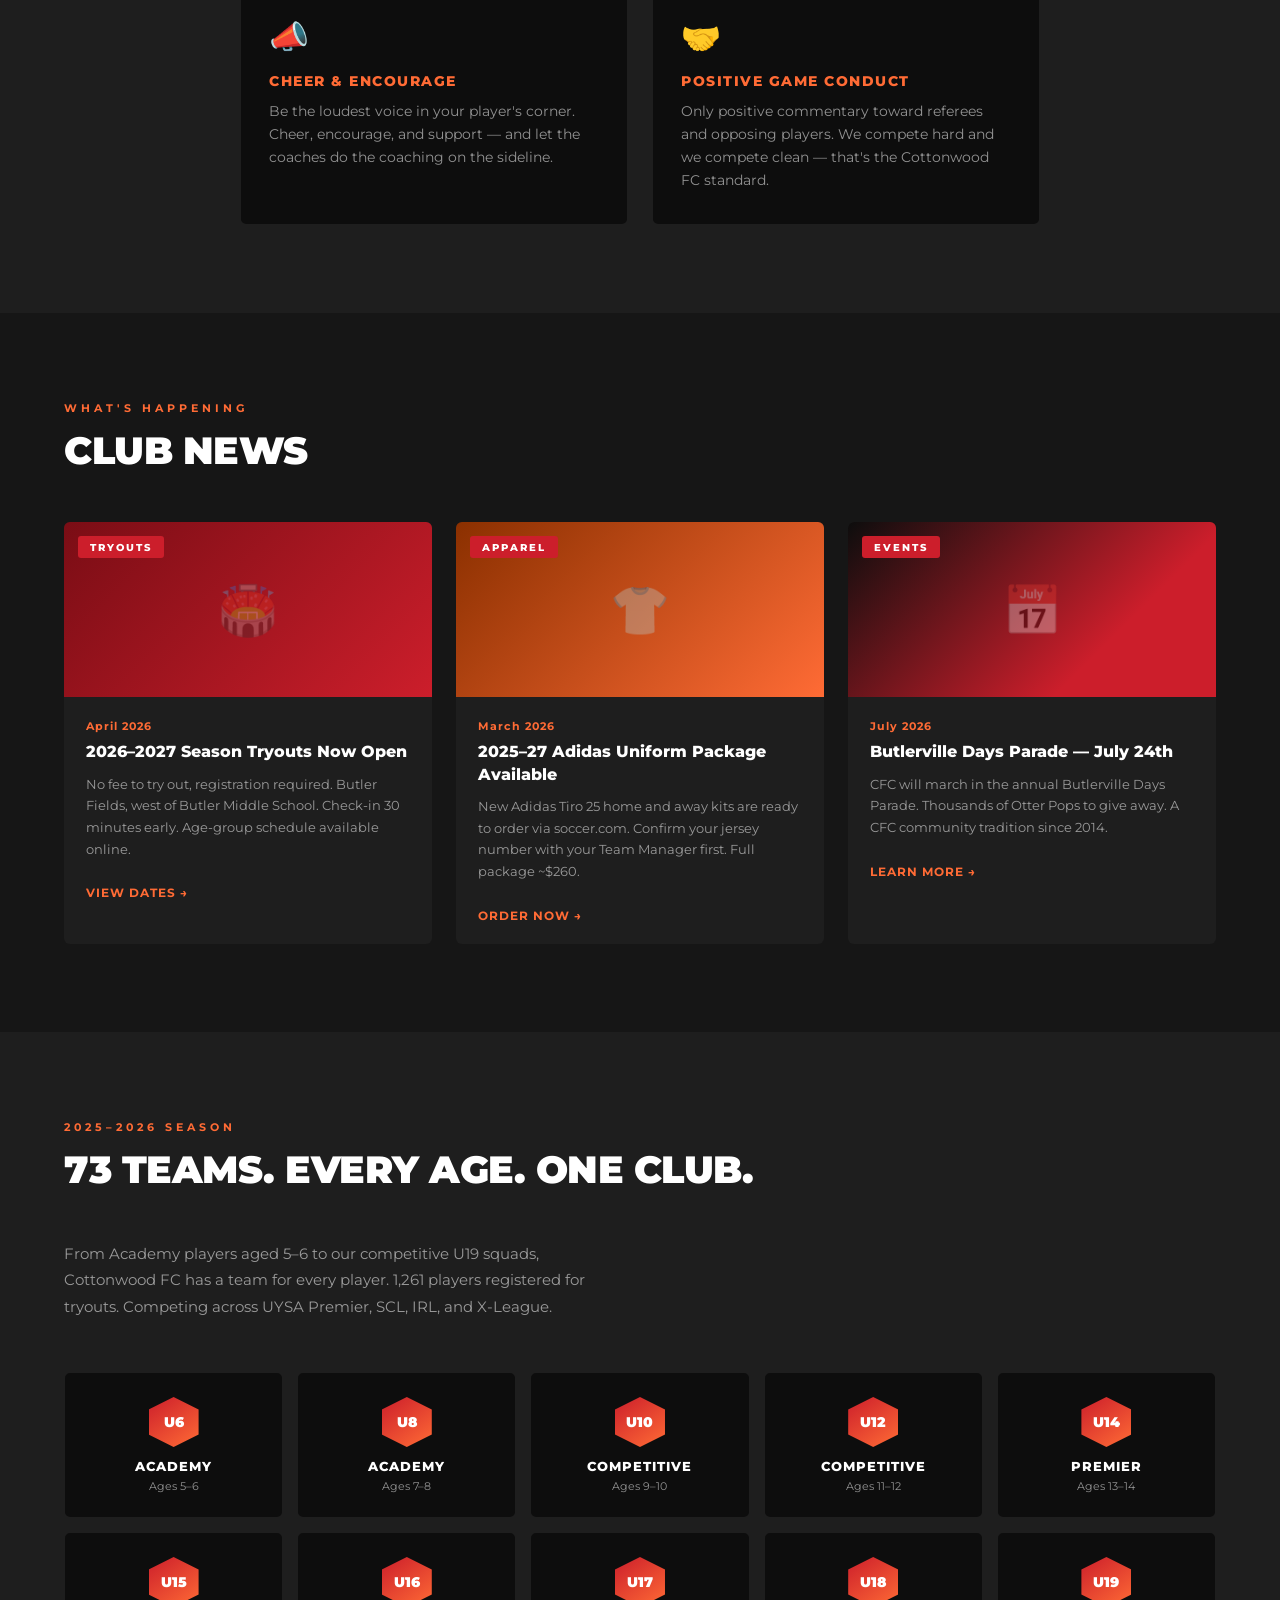
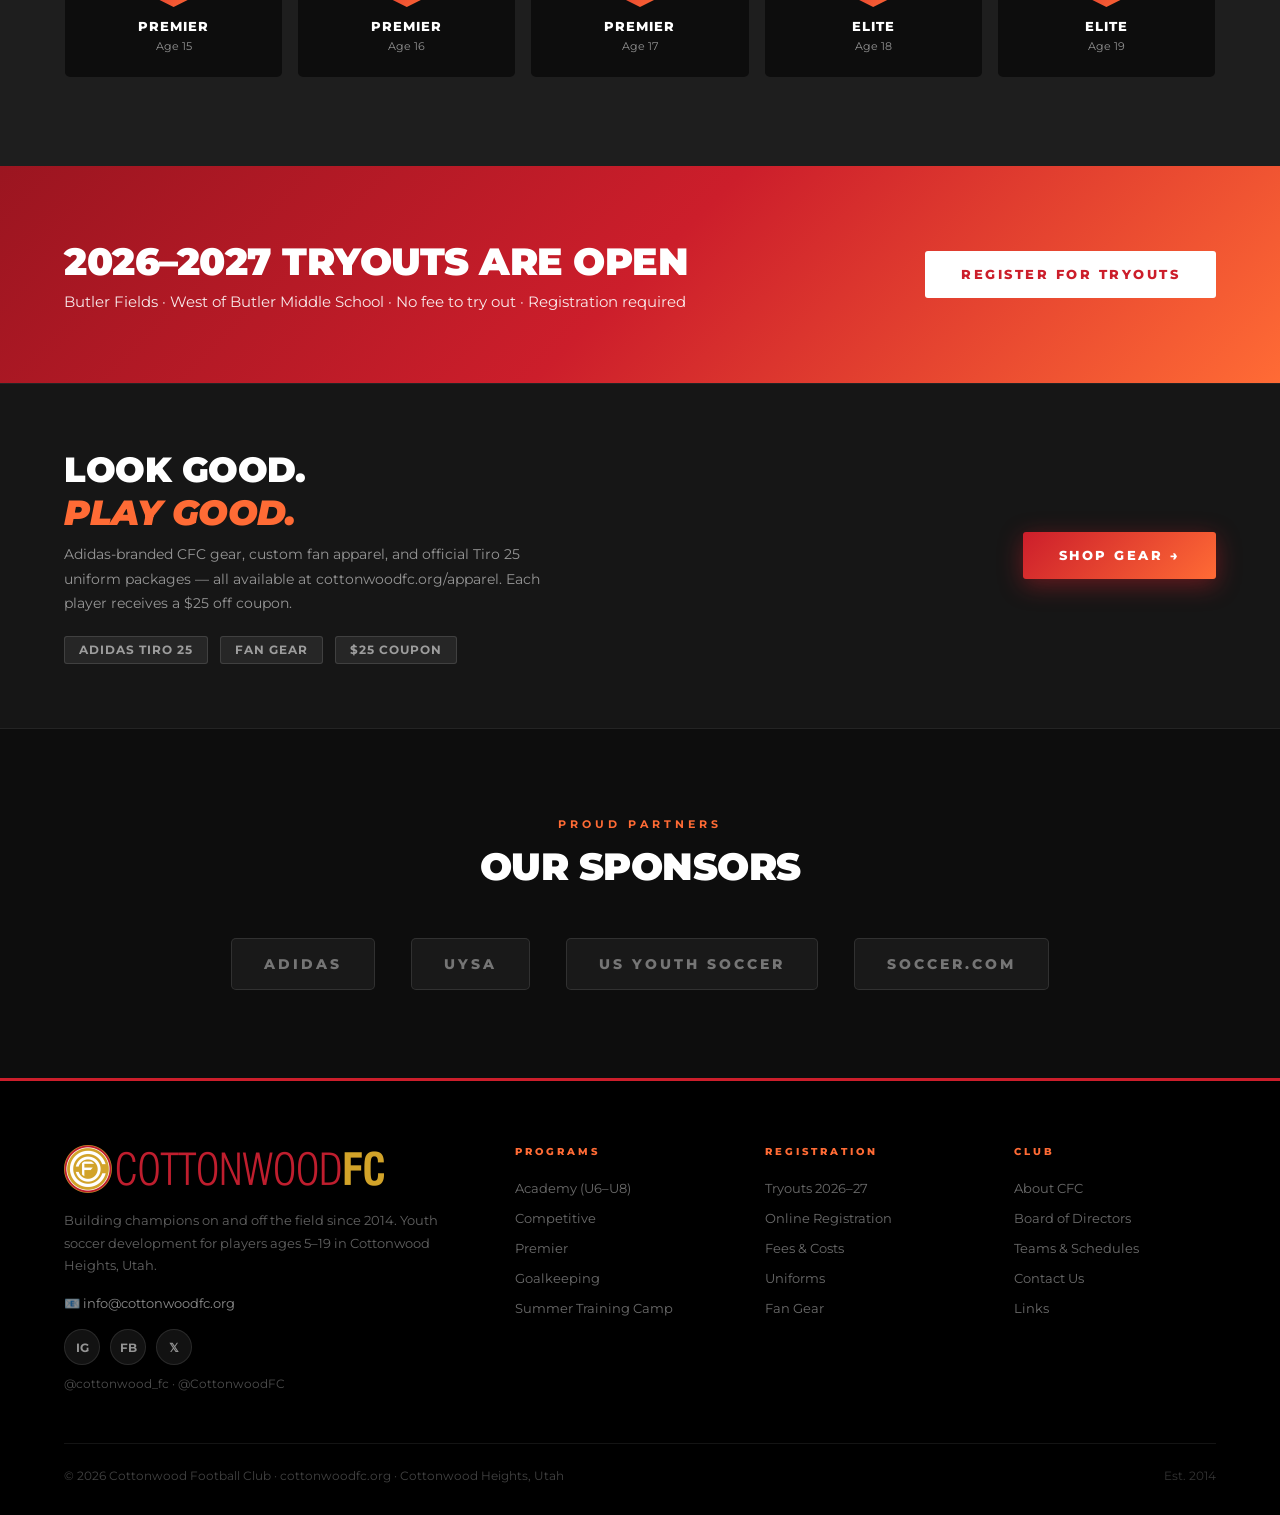
<file: concept1.html>
<!DOCTYPE html>
<html lang="en">
<head>
  <meta charset="UTF-8">
  <meta name="viewport" content="width=device-width, initial-scale=1.0">
  <title>Cottonwood FC — Fire & Energy Redesign Concept</title>
  <link rel="preconnect" href="https://fonts.googleapis.com">
  <link href="https://fonts.googleapis.com/css2?family=Montserrat:ital,wght@0,400;0,500;0,600;0,700;0,800;0,900;1,800&display=swap" rel="stylesheet">
  <style>
    :root {
      --red: #CC1E2B;
      --red-dark: #9B1520;
      --orange: #FF6B35;
      --gold: #C9A227;
      --dark: #0D0D0D;
      --dark2: #161616;
      --dark3: #1E1E1E;
      --white: #FFFFFF;
      --dim: rgba(255,255,255,0.55);
      --dim2: rgba(255,255,255,0.35);
    }
    * { margin: 0; padding: 0; box-sizing: border-box; }
    html { scroll-behavior: smooth; }
    body { font-family: 'Montserrat', sans-serif; background: var(--dark); color: var(--white); overflow-x: hidden; }

    /* ── NAV ── */
    nav {
      position: sticky; top: 0; z-index: 200;
      background: rgba(10,10,10,0.97); backdrop-filter: blur(12px);
      display: flex; align-items: center; justify-content: space-between;
      padding: 0 5%; height: 72px;
      border-bottom: 2px solid var(--red);
    }
    .nav-logo { display: flex; align-items: center; text-decoration: none; }
    .nav-logo img { height: 38px; width: auto; }
    .nav-links { display: flex; align-items: center; gap: 32px; }
    .nav-links a { color: rgba(255,255,255,0.75); text-decoration: none; font-size: 0.78rem; font-weight: 700; letter-spacing: 2px; text-transform: uppercase; transition: color 0.2s; }
    .nav-links a:hover { color: var(--orange); }
    .nav-btn { background: var(--red) !important; color: white !important; padding: 10px 22px; border-radius: 3px; transition: background 0.2s !important; }
    .nav-btn:hover { background: var(--orange) !important; }
    .nav-hamburger { display: none; flex-direction: column; gap: 5px; cursor: pointer; }
    .nav-hamburger span { display: block; width: 24px; height: 2px; background: white; }

    /* ── HERO ── */
    .hero {
      position: relative; min-height: 92vh;
      display: flex; align-items: center;
      overflow: hidden; background: var(--dark);
    }
    .hero-bg {
      position: absolute; inset: 0;
      background: radial-gradient(ellipse at 65% 50%, rgba(204,30,43,0.28) 0%, transparent 60%),
                  radial-gradient(ellipse at 20% 80%, rgba(255,107,53,0.12) 0%, transparent 50%),
                  linear-gradient(180deg, #0A0A0A 0%, #1a0609 100%);
    }
    .hero-stripe {
      position: absolute; right: 0; top: 0; bottom: 0;
      width: 40%; background: linear-gradient(160deg, var(--red) 0%, var(--red-dark) 100%);
      clip-path: polygon(18% 0, 100% 0, 100% 100%, 0% 100%);
    }
    .hero-stripe-lines {
      position: absolute; right: 0; top: 0; bottom: 0; width: 40%;
      clip-path: polygon(18% 0, 100% 0, 100% 100%, 0% 100%);
      background-image: repeating-linear-gradient(
        -45deg, rgba(0,0,0,0.12) 0px, rgba(0,0,0,0.12) 1px, transparent 1px, transparent 14px
      );
    }
    .hero-orange-edge {
      position: absolute; right: 0; top: 0; bottom: 0; width: 5px;
      background: linear-gradient(180deg, var(--orange), var(--red));
    }
    .hero-badge-float {
      position: absolute; right: 5%; top: 50%; transform: translateY(-50%);
      opacity: 0.18; z-index: 1;
    }
    .hero-badge-float img { width: 320px; height: auto; filter: brightness(10); }
    .hero-grid {
      position: absolute; inset: 0;
      background-image:
        linear-gradient(rgba(255,255,255,0.022) 1px, transparent 1px),
        linear-gradient(90deg, rgba(255,255,255,0.022) 1px, transparent 1px);
      background-size: 80px 80px;
    }
    .hero-content { position: relative; z-index: 2; padding: 0 5%; max-width: 660px; }
    .hero-tag {
      display: inline-flex; align-items: center; gap: 12px;
      font-size: 0.7rem; font-weight: 700; letter-spacing: 4px;
      color: var(--orange); text-transform: uppercase; margin-bottom: 24px;
    }
    .hero-tag::before { content: ''; width: 36px; height: 2px; background: var(--orange); display: block; }
    h1.hero-headline {
      font-size: clamp(2.8rem, 6.5vw, 5.6rem);
      font-weight: 900; line-height: 1.0; letter-spacing: -2px;
      text-transform: uppercase; margin-bottom: 24px;
    }
    h1.hero-headline em { font-style: italic; color: var(--orange); }
    .hero-mission {
      font-size: 1rem; color: var(--dim); line-height: 1.8;
      max-width: 500px; margin-bottom: 44px; font-weight: 500;
      border-left: 3px solid var(--red); padding-left: 18px;
    }
    .hero-actions { display: flex; gap: 16px; flex-wrap: wrap; }
    .btn-fire {
      display: inline-block; padding: 16px 36px;
      background: linear-gradient(135deg, var(--red), var(--orange));
      color: white; font-size: 0.8rem; font-weight: 800; letter-spacing: 2.5px;
      text-transform: uppercase; text-decoration: none; border-radius: 3px;
      box-shadow: 0 6px 24px rgba(204,30,43,0.45);
      transition: transform 0.2s, box-shadow 0.2s;
    }
    .btn-fire:hover { transform: translateY(-3px); box-shadow: 0 10px 36px rgba(204,30,43,0.6); }
    .btn-ghost {
      display: inline-block; padding: 14px 36px;
      border: 2px solid rgba(255,255,255,0.25); color: white;
      font-size: 0.8rem; font-weight: 800; letter-spacing: 2.5px;
      text-transform: uppercase; text-decoration: none; border-radius: 3px;
      transition: border-color 0.2s, background 0.2s;
    }
    .btn-ghost:hover { border-color: var(--orange); background: rgba(255,107,53,0.1); }
    .hero-scroll {
      position: absolute; bottom: 36px; left: 5%;
      display: flex; align-items: center; gap: 10px;
      font-size: 0.68rem; letter-spacing: 3px; text-transform: uppercase; color: var(--dim2);
    }
    .hero-scroll::after { content: ''; width: 40px; height: 1px; background: var(--dim2); }

    /* ── STATS BAR ── */
    .stats-bar {
      background: var(--red);
      display: grid; grid-template-columns: repeat(4, 1fr);
    }
    .stat { padding: 28px 20px; text-align: center; border-right: 1px solid rgba(255,255,255,0.18); }
    .stat:last-child { border-right: none; }
    .stat-num { font-size: 2.5rem; font-weight: 900; line-height: 1; margin-bottom: 5px; }
    .stat-lbl { font-size: 0.67rem; font-weight: 700; letter-spacing: 3px; text-transform: uppercase; opacity: 0.82; }

    /* ── MISSION SECTION ── */
    .mission-sect { background: var(--dark2); padding: 88px 5%; }
    .mission-inner { max-width: 900px; margin: 0 auto; text-align: center; }
    .mission-eyebrow { font-size: 0.68rem; font-weight: 700; letter-spacing: 5px; color: var(--orange); text-transform: uppercase; margin-bottom: 20px; }
    .mission-quote {
      font-size: clamp(1.15rem, 2.2vw, 1.55rem);
      font-weight: 700; line-height: 1.65; color: rgba(255,255,255,0.9);
      margin-bottom: 60px;
      position: relative; padding: 0 32px;
    }
    .mission-quote::before {
      content: '"'; position: absolute; left: -8px; top: -20px;
      font-size: 6rem; color: var(--red); line-height: 1; opacity: 0.5;
      font-family: Georgia, serif;
    }
    .mission-pillars { display: grid; grid-template-columns: repeat(3, 1fr); gap: 24px; }
    .pillar {
      background: var(--dark3); border: 1px solid rgba(255,255,255,0.07);
      border-radius: 6px; padding: 36px 28px; text-align: center;
      position: relative; overflow: hidden;
      transition: border-color 0.25s, transform 0.25s;
    }
    .pillar::after {
      content: ''; position: absolute; bottom: 0; left: 0; right: 0; height: 3px;
      background: linear-gradient(90deg, var(--red), var(--orange));
      transform: scaleX(0); transform-origin: left; transition: transform 0.3s;
    }
    .pillar:hover { border-color: rgba(204,30,43,0.4); transform: translateY(-4px); }
    .pillar:hover::after { transform: scaleX(1); }
    .pillar-icon { font-size: 2.2rem; margin-bottom: 16px; }
    .pillar h3 { font-size: 1rem; font-weight: 800; letter-spacing: 1.5px; text-transform: uppercase; margin-bottom: 12px; color: var(--orange); }
    .pillar p { font-size: 0.85rem; color: var(--dim); line-height: 1.7; }

    /* ── SECTION SHARED ── */
    section { padding: 88px 5%; }
    .sec-eyebrow { font-size: 0.68rem; font-weight: 700; letter-spacing: 4px; color: var(--orange); text-transform: uppercase; margin-bottom: 12px; }
    .sec-title { font-size: clamp(1.8rem, 3vw, 2.6rem); font-weight: 900; text-transform: uppercase; letter-spacing: -0.5px; margin-bottom: 48px; }
    .sec-title.centered, .sec-eyebrow.centered { text-align: center; }

    /* ── QUICK ACTIONS ── */
    .quick { background: var(--dark3); }
    .actions-grid { display: grid; grid-template-columns: repeat(4, 1fr); gap: 20px; }
    .action-card {
      background: var(--dark); border: 1px solid rgba(255,255,255,0.07);
      border-radius: 6px; padding: 34px 24px; text-align: center;
      text-decoration: none; color: white;
      transition: transform 0.25s, border-color 0.25s;
      position: relative; overflow: hidden;
    }
    .action-card::after {
      content: ''; position: absolute; bottom: 0; left: 0; right: 0; height: 3px;
      background: linear-gradient(90deg, var(--red), var(--orange));
      transform: scaleX(0); transform-origin: left; transition: transform 0.3s;
    }
    .action-card:hover { transform: translateY(-5px); border-color: rgba(204,30,43,0.35); }
    .action-card:hover::after { transform: scaleX(1); }
    .action-icon { font-size: 2.4rem; margin-bottom: 16px; }
    .action-card h3 { font-size: 0.88rem; font-weight: 800; letter-spacing: 1.5px; text-transform: uppercase; margin-bottom: 10px; }
    .action-card p { font-size: 0.82rem; color: var(--dim); line-height: 1.65; }
    .action-arrow { margin-top: 18px; color: var(--orange); font-size: 1.1rem; }

    /* ── DEVELOPMENT PHILOSOPHY ── */
    .dev-sect { background: var(--dark); }
    .dev-grid { display: grid; grid-template-columns: 1fr 1fr; gap: 48px; align-items: start; }
    .dev-left h2 {
      font-size: clamp(1.8rem, 3vw, 2.6rem); font-weight: 900;
      text-transform: uppercase; letter-spacing: -0.5px; margin-bottom: 20px;
      line-height: 1.1;
    }
    .dev-left h2 span { color: var(--orange); }
    .dev-left .dev-intro { font-size: 0.92rem; color: var(--dim); line-height: 1.8; margin-bottom: 32px; }
    .dev-cta { display: inline-block; padding: 14px 32px; background: var(--red); color: white; font-size: 0.8rem; font-weight: 800; letter-spacing: 2px; text-transform: uppercase; text-decoration: none; border-radius: 3px; }
    .dev-cta:hover { background: var(--orange); }
    .dev-principles { display: flex; flex-direction: column; gap: 16px; }
    .principle {
      display: flex; align-items: flex-start; gap: 16px;
      background: var(--dark2); border: 1px solid rgba(255,255,255,0.07);
      border-radius: 6px; padding: 20px 22px;
      border-left: 3px solid var(--red);
      transition: border-left-color 0.2s;
    }
    .principle:hover { border-left-color: var(--orange); }
    .principle-icon { font-size: 1.5rem; flex-shrink: 0; margin-top: 2px; }
    .principle-text strong { display: block; font-size: 0.85rem; font-weight: 800; color: white; margin-bottom: 4px; text-transform: uppercase; letter-spacing: 0.5px; }
    .principle-text p { font-size: 0.8rem; color: var(--dim); line-height: 1.65; }

    /* ── PARENT EXPECTATIONS ── */
    .parents-sect { background: var(--dark3); }
    .parents-inner { max-width: 800px; margin: 0 auto; }
    .parents-grid { display: grid; grid-template-columns: repeat(2, 1fr); gap: 24px; margin-top: 0; }
    .parent-card {
      background: var(--dark); border: 1px solid rgba(255,255,255,0.07);
      border-radius: 6px; padding: 32px 28px;
    }
    .parent-icon { font-size: 2rem; margin-bottom: 16px; }
    .parent-card h3 { font-size: 0.88rem; font-weight: 800; letter-spacing: 1.5px; text-transform: uppercase; color: var(--orange); margin-bottom: 10px; }
    .parent-card p { font-size: 0.85rem; color: var(--dim); line-height: 1.7; }

    /* ── NEWS ── */
    .news-sect { background: var(--dark2); }
    .news-grid { display: grid; grid-template-columns: repeat(3, 1fr); gap: 24px; }
    .news-card { background: var(--dark3); border-radius: 6px; overflow: hidden; transition: transform 0.2s; }
    .news-card:hover { transform: translateY(-5px); }
    .news-thumb { height: 175px; position: relative; display: flex; align-items: center; justify-content: center; }
    .news-thumb.t1 { background: linear-gradient(135deg, #7a0d15, #CC1E2B); }
    .news-thumb.t2 { background: linear-gradient(135deg, #8B3000, #FF6B35); }
    .news-thumb.t3 { background: linear-gradient(135deg, #0D0D0D, #CC1E2B 70%); }
    .news-emoji { font-size: 3rem; opacity: 0.3; }
    .news-badge {
      position: absolute; top: 14px; left: 14px;
      background: var(--red); color: white;
      font-size: 0.62rem; font-weight: 800; letter-spacing: 2px; text-transform: uppercase;
      padding: 5px 12px; border-radius: 3px;
    }
    .news-body { padding: 22px; }
    .news-date { font-size: 0.7rem; color: var(--orange); font-weight: 700; letter-spacing: 1px; margin-bottom: 8px; }
    .news-ttl { font-size: 1rem; font-weight: 800; line-height: 1.4; margin-bottom: 10px; }
    .news-exc { font-size: 0.82rem; color: var(--dim); line-height: 1.65; }
    .news-footer { padding: 0 22px 20px; }
    .news-link { color: var(--orange); font-size: 0.75rem; font-weight: 700; text-decoration: none; letter-spacing: 1px; text-transform: uppercase; }
    .news-link:hover { text-decoration: underline; }

    /* ── AGE GROUPS ── */
    .age-sect { background: var(--dark3); }
    .age-intro { max-width: 560px; color: var(--dim); line-height: 1.8; font-size: 0.92rem; margin-bottom: 52px; }
    .age-grid { display: grid; grid-template-columns: repeat(5, 1fr); gap: 14px; }
    .age-card {
      background: var(--dark); border: 1px solid rgba(255,255,255,0.07);
      border-radius: 6px; padding: 24px 14px; text-align: center;
      text-decoration: none; color: white; transition: all 0.25s;
    }
    .age-card:hover { background: var(--red); border-color: var(--red); transform: translateY(-4px); }
    .age-hex {
      width: 50px; height: 50px;
      background: linear-gradient(145deg, var(--red), var(--orange));
      clip-path: polygon(50% 0%, 100% 25%, 100% 75%, 50% 100%, 0% 75%, 0% 25%);
      display: flex; align-items: center; justify-content: center;
      font-size: 0.85rem; font-weight: 900; margin: 0 auto 12px;
    }
    .age-name { font-size: 0.8rem; font-weight: 800; letter-spacing: 1px; text-transform: uppercase; margin-bottom: 5px; }
    .age-detail { font-size: 0.7rem; color: var(--dim); }

    /* ── TRYOUTS BAND ── */
    .tryouts-band {
      background: linear-gradient(135deg, var(--red-dark), var(--red), var(--orange));
      padding: 72px 5%; display: flex; align-items: center; justify-content: space-between; gap: 32px;
    }
    .tryouts-band h2 { font-size: clamp(1.6rem, 3vw, 2.4rem); font-weight: 900; text-transform: uppercase; letter-spacing: -0.5px; }
    .tryouts-band p { margin-top: 8px; opacity: 0.9; font-size: 0.92rem; }
    .tryouts-band .btn-fire { background: white; color: var(--red); box-shadow: none; white-space: nowrap; }
    .tryouts-band .btn-fire:hover { background: var(--dark); color: white; transform: translateY(-2px); }

    /* ── APPAREL ── */
    .apparel-band {
      background: var(--dark2);
      padding: 64px 5%; display: flex; align-items: center; justify-content: space-between; gap: 32px;
      border-top: 1px solid rgba(255,255,255,0.06); border-bottom: 1px solid rgba(255,255,255,0.06);
    }
    .apparel-left {}
    .apparel-slogan { font-size: clamp(1.4rem, 3vw, 2.2rem); font-weight: 900; text-transform: uppercase; letter-spacing: -0.5px; margin-bottom: 8px; }
    .apparel-slogan em { font-style: italic; color: var(--orange); }
    .apparel-desc { font-size: 0.9rem; color: var(--dim); line-height: 1.7; max-width: 480px; }
    .apparel-icons { display: flex; gap: 12px; margin-top: 20px; }
    .apparel-tag {
      background: rgba(255,255,255,0.07); border: 1px solid rgba(255,255,255,0.12);
      padding: 6px 14px; border-radius: 3px; font-size: 0.72rem; font-weight: 700;
      letter-spacing: 1px; text-transform: uppercase; color: var(--dim);
    }

    /* ── SPONSORS ── */
    .sponsors-sect { background: var(--dark); text-align: center; }
    .sponsor-strip { display: flex; align-items: center; justify-content: center; gap: 36px; flex-wrap: wrap; margin-top: 44px; }
    .sponsor-pill {
      background: rgba(255,255,255,0.05); border: 1px solid rgba(255,255,255,0.1);
      border-radius: 5px; padding: 16px 32px;
      font-size: 0.9rem; font-weight: 800; letter-spacing: 3px;
      text-transform: uppercase; color: rgba(255,255,255,0.4);
      transition: color 0.2s, border-color 0.2s;
    }
    .sponsor-pill:hover { color: rgba(255,255,255,0.8); border-color: rgba(255,255,255,0.3); }

    /* ── FOOTER ── */
    footer { background: #000; border-top: 3px solid var(--red); padding: 64px 5% 32px; }
    .footer-grid { display: grid; grid-template-columns: 2fr 1fr 1fr 1fr; gap: 48px; margin-bottom: 52px; }
    .f-logo img { height: 48px; width: auto; margin-bottom: 16px; display: block; }
    .f-brand-desc { font-size: 0.82rem; color: rgba(255,255,255,0.38); line-height: 1.75; margin-bottom: 18px; }
    .f-contact { font-size: 0.82rem; color: var(--dim); }
    .social-row { display: flex; gap: 10px; margin-top: 18px; }
    .social-btn {
      background: rgba(255,255,255,0.07); border: 1px solid rgba(255,255,255,0.1);
      border-radius: 50%; width: 36px; height: 36px; display: flex; align-items: center; justify-content: center;
      text-decoration: none; color: var(--dim); font-size: 0.78rem; font-weight: 700;
      transition: background 0.2s, color 0.2s;
    }
    .social-btn:hover { background: var(--red); color: white; border-color: var(--red); }
    .f-col h4 { font-size: 0.65rem; font-weight: 800; letter-spacing: 3px; text-transform: uppercase; color: var(--orange); margin-bottom: 20px; }
    .f-col ul { list-style: none; }
    .f-col ul li { margin-bottom: 11px; }
    .f-col ul li a { font-size: 0.82rem; color: rgba(255,255,255,0.42); text-decoration: none; transition: color 0.2s; }
    .f-col ul li a:hover { color: white; }
    .footer-bottom { border-top: 1px solid rgba(255,255,255,0.08); padding-top: 24px; display: flex; justify-content: space-between; align-items: center; flex-wrap: wrap; gap: 12px; }
    .footer-bottom p { font-size: 0.77rem; color: rgba(255,255,255,0.26); }

    /* ── BADGES ── */
    .concept-badge {
      position: fixed; bottom: 24px; right: 24px; z-index: 999;
      background: var(--orange); color: white;
      font-size: 0.68rem; font-weight: 800; letter-spacing: 2px; text-transform: uppercase;
      padding: 8px 16px; border-radius: 20px; box-shadow: 0 4px 20px rgba(0,0,0,0.4);
    }
    .back-link {
      position: fixed; top: 90px; left: 20px; z-index: 999;
      background: rgba(0,0,0,0.8); color: white; font-size: 0.7rem; font-weight: 700; letter-spacing: 1px;
      padding: 8px 16px; border-radius: 4px; text-decoration: none;
      backdrop-filter: blur(8px); border: 1px solid rgba(255,255,255,0.15);
    }
    .back-link:hover { background: rgba(204,30,43,0.85); }

    /* ── MOBILE ── */
    @media (max-width: 900px) {
      .nav-links { display: none; }
      .nav-hamburger { display: flex; }
      .hero-stripe, .hero-stripe-lines, .hero-badge-float { display: none; }
      .stats-bar { grid-template-columns: repeat(2, 1fr); }
      .stat { border-bottom: 1px solid rgba(255,255,255,0.18); }
      .mission-pillars { grid-template-columns: 1fr; }
      .actions-grid { grid-template-columns: repeat(2, 1fr); }
      .dev-grid { grid-template-columns: 1fr; }
      .parents-grid { grid-template-columns: 1fr; }
      .news-grid { grid-template-columns: 1fr; }
      .age-grid { grid-template-columns: repeat(3, 1fr); }
      .footer-grid { grid-template-columns: 1fr 1fr; }
      .tryouts-band, .apparel-band { flex-direction: column; text-align: center; }
    }
    @media (max-width: 480px) {
      section { padding: 60px 5%; }
      .age-grid { grid-template-columns: repeat(2, 1fr); }
      .footer-grid { grid-template-columns: 1fr; }
      .parents-grid { grid-template-columns: 1fr; }
    }
  </style>
</head>
<body>

<a href="index.html" class="back-link">← All Concepts</a>
<div class="concept-badge">Concept 1 · Fire &amp; Energy</div>

<!-- NAV -->
<nav>
  <a href="#" class="nav-logo">
    <img src="cfc-logo-long.png" alt="Cottonwood FC">
  </a>
  <div class="nav-links">
    <a href="#">Programs</a>
    <a href="#">Teams</a>
    <a href="#">Schedule</a>
    <a href="#">About</a>
    <a href="#" class="nav-btn">Register Now</a>
  </div>
  <div class="nav-hamburger"><span></span><span></span><span></span></div>
</nav>

<!-- HERO -->
<section class="hero">
  <div class="hero-bg"></div>
  <div class="hero-stripe"></div>
  <div class="hero-stripe-lines"></div>
  <div class="hero-orange-edge"></div>
  <div class="hero-badge-float"><img src="cfc-badge.png" alt=""></div>
  <div class="hero-grid"></div>
  <div class="hero-content">
    <div class="hero-tag">Cottonwood Heights, Utah · Est. 2014</div>
    <h1 class="hero-headline">Where <em>Champions</em><br>Are Made</h1>
    <p class="hero-mission">Developing young men and women of character and integrity — cultivating their growth as soccer players and a life-long passion for the beautiful game.</p>
    <div class="hero-actions">
      <a href="#" class="btn-fire">View Tryout Dates</a>
      <a href="#" class="btn-ghost">Explore Teams</a>
    </div>
  </div>
  <div class="hero-scroll">Scroll to explore</div>
</section>

<!-- STATS BAR -->
<div class="stats-bar">
  <div class="stat"><div class="stat-num">73</div><div class="stat-lbl">Active Teams</div></div>
  <div class="stat"><div class="stat-num">1,261</div><div class="stat-lbl">Players Registered</div></div>
  <div class="stat"><div class="stat-num">10+</div><div class="stat-lbl">Years Strong</div></div>
  <div class="stat"><div class="stat-num">U6–U19</div><div class="stat-lbl">Age Groups</div></div>
</div>

<!-- MISSION -->
<section class="mission-sect">
  <div class="mission-inner">
    <div class="mission-eyebrow">Our Purpose</div>
    <p class="mission-quote">The mission of Cottonwood Football Club is to develop young men and women of character and integrity by cultivating their growth as soccer players and a life-long passion for the 'beautiful game.'</p>
    <div class="mission-pillars">
      <div class="pillar">
        <div class="pillar-icon">⚡</div>
        <h3>Build Players</h3>
        <p>Principle-based coaching that develops soccer IQ and technical skills without position locks — everyone plays, everyone develops.</p>
      </div>
      <div class="pillar">
        <div class="pillar-icon">❤️</div>
        <h3>Build People</h3>
        <p>We develop character and integrity alongside athletic ability. Respectful communication, positive competition, and coaches who players want to emulate.</p>
      </div>
      <div class="pillar">
        <div class="pillar-icon">🏆</div>
        <h3>Build Champions</h3>
        <p>73 teams competing at the highest levels across UYSA Premier, SCL, IRL, and X-League. Real competition. Real results.</p>
      </div>
    </div>
  </div>
</section>

<!-- QUICK ACTIONS -->
<section class="quick">
  <div class="sec-eyebrow centered">Jump Right In</div>
  <div class="sec-title centered">Everything You Need</div>
  <div class="actions-grid">
    <a href="#" class="action-card">
      <div class="action-icon">⚽</div>
      <h3>Tryouts</h3>
      <p>2026–2027 season tryouts open. Check your age group schedule at Butler Fields. No fee to try out.</p>
      <div class="action-arrow">→</div>
    </a>
    <a href="#" class="action-card">
      <div class="action-icon">📋</div>
      <h3>Register</h3>
      <p>Online registration via UYSA SportsAffinity. You'll need an assignment code from your Team Manager.</p>
      <div class="action-arrow">→</div>
    </a>
    <a href="#" class="action-card">
      <div class="action-icon">💰</div>
      <h3>Fees</h3>
      <p>Full 2025–2026 fee breakdown — UYSA registration, league, club fees, and uniform costs explained.</p>
      <div class="action-arrow">→</div>
    </a>
    <a href="#" class="action-card">
      <div class="action-icon">📅</div>
      <h3>Schedule</h3>
      <p>Match schedules, academy sessions, and upcoming club events — all in one place.</p>
      <div class="action-arrow">→</div>
    </a>
  </div>
</section>

<!-- DEVELOPMENT PHILOSOPHY -->
<section class="dev-sect">
  <div class="dev-grid">
    <div class="dev-left">
      <div class="sec-eyebrow">How We Coach</div>
      <h2>Player Development<br><span>Done Right</span></h2>
      <p class="dev-intro">At Cottonwood FC, we believe in building complete players — not just athletes who follow instructions, but thinkers who understand the game and love to play it.</p>
      <a href="#" class="dev-cta">Meet Our Coaches →</a>
    </div>
    <div class="dev-principles">
      <div class="principle">
        <div class="principle-icon">🎯</div>
        <div class="principle-text">
          <strong>Everyone Plays</strong>
          <p>No position lock until older ages. Every player gets significant time on the field — we develop the whole player.</p>
        </div>
      </div>
      <div class="principle">
        <div class="principle-icon">🧠</div>
        <div class="principle-text">
          <strong>Think, Don't Just Perform</strong>
          <p>We avoid "joystick" coaching. Players learn to read the game and make decisions — we guide, not dictate.</p>
        </div>
      </div>
      <div class="principle">
        <div class="principle-icon">⚽</div>
        <div class="principle-text">
          <strong>Play More, Wait Less</strong>
          <p>Training sessions prioritize playing time — minimal lines, laps, and lectures. Maximum touches on the ball.</p>
        </div>
      </div>
      <div class="principle">
        <div class="principle-icon">💪</div>
        <div class="principle-text">
          <strong>Build Players &amp; People</strong>
          <p>Coaches correct players without being demeaning. We build character and integrity alongside athletic skill.</p>
        </div>
      </div>
    </div>
  </div>
</section>

<!-- PARENT EXPECTATIONS -->
<section class="parents-sect">
  <div class="parents-inner">
    <div class="sec-eyebrow centered">What We Ask of You</div>
    <div class="sec-title centered">Our Expectations of Parents</div>
    <div class="parents-grid">
      <div class="parent-card">
        <div class="parent-icon">📣</div>
        <h3>Cheer &amp; Encourage</h3>
        <p>Be the loudest voice in your player's corner. Cheer, encourage, and support — and let the coaches do the coaching on the sideline.</p>
      </div>
      <div class="parent-card">
        <div class="parent-icon">🤝</div>
        <h3>Positive Game Conduct</h3>
        <p>Only positive commentary toward referees and opposing players. We compete hard and we compete clean — that's the Cottonwood FC standard.</p>
      </div>
    </div>
  </div>
</section>

<!-- NEWS -->
<section class="news-sect">
  <div class="sec-eyebrow">What's Happening</div>
  <div class="sec-title">Club News</div>
  <div class="news-grid">
    <div class="news-card">
      <div class="news-thumb t1"><div class="news-emoji">🏟️</div><span class="news-badge">Tryouts</span></div>
      <div class="news-body">
        <div class="news-date">April 2026</div>
        <div class="news-ttl">2026–2027 Season Tryouts Now Open</div>
        <div class="news-exc">No fee to try out, registration required. Butler Fields, west of Butler Middle School. Check-in 30 minutes early. Age-group schedule available online.</div>
      </div>
      <div class="news-footer"><a href="#" class="news-link">View Dates →</a></div>
    </div>
    <div class="news-card">
      <div class="news-thumb t2"><div class="news-emoji">👕</div><span class="news-badge">Apparel</span></div>
      <div class="news-body">
        <div class="news-date">March 2026</div>
        <div class="news-ttl">2025–27 Adidas Uniform Package Available</div>
        <div class="news-exc">New Adidas Tiro 25 home and away kits are ready to order via soccer.com. Confirm your jersey number with your Team Manager first. Full package ~$260.</div>
      </div>
      <div class="news-footer"><a href="#" class="news-link">Order Now →</a></div>
    </div>
    <div class="news-card">
      <div class="news-thumb t3"><div class="news-emoji">📅</div><span class="news-badge">Events</span></div>
      <div class="news-body">
        <div class="news-date">July 2026</div>
        <div class="news-ttl">Butlerville Days Parade — July 24th</div>
        <div class="news-exc">CFC will march in the annual Butlerville Days Parade. Thousands of Otter Pops to give away. A CFC community tradition since 2014.</div>
      </div>
      <div class="news-footer"><a href="#" class="news-link">Learn More →</a></div>
    </div>
  </div>
</section>

<!-- AGE GROUPS -->
<section class="age-sect">
  <div class="sec-eyebrow">2025–2026 Season</div>
  <div class="sec-title">73 Teams. Every Age. One Club.</div>
  <p class="age-intro">From Academy players aged 5–6 to our competitive U19 squads, Cottonwood FC has a team for every player. 1,261 players registered for tryouts. Competing across UYSA Premier, SCL, IRL, and X-League.</p>
  <div class="age-grid">
    <a href="#" class="age-card"><div class="age-hex">U6</div><div class="age-name">Academy</div><div class="age-detail">Ages 5–6</div></a>
    <a href="#" class="age-card"><div class="age-hex">U8</div><div class="age-name">Academy</div><div class="age-detail">Ages 7–8</div></a>
    <a href="#" class="age-card"><div class="age-hex">U10</div><div class="age-name">Competitive</div><div class="age-detail">Ages 9–10</div></a>
    <a href="#" class="age-card"><div class="age-hex">U12</div><div class="age-name">Competitive</div><div class="age-detail">Ages 11–12</div></a>
    <a href="#" class="age-card"><div class="age-hex">U14</div><div class="age-name">Premier</div><div class="age-detail">Ages 13–14</div></a>
    <a href="#" class="age-card"><div class="age-hex">U15</div><div class="age-name">Premier</div><div class="age-detail">Age 15</div></a>
    <a href="#" class="age-card"><div class="age-hex">U16</div><div class="age-name">Premier</div><div class="age-detail">Age 16</div></a>
    <a href="#" class="age-card"><div class="age-hex">U17</div><div class="age-name">Premier</div><div class="age-detail">Age 17</div></a>
    <a href="#" class="age-card"><div class="age-hex">U18</div><div class="age-name">Elite</div><div class="age-detail">Age 18</div></a>
    <a href="#" class="age-card"><div class="age-hex">U19</div><div class="age-name">Elite</div><div class="age-detail">Age 19</div></a>
  </div>
</section>

<!-- TRYOUTS BAND -->
<div class="tryouts-band">
  <div>
    <h2>2026–2027 Tryouts Are Open</h2>
    <p>Butler Fields · West of Butler Middle School · No fee to try out · Registration required</p>
  </div>
  <a href="#" class="btn-fire">Register for Tryouts</a>
</div>

<!-- APPAREL BAND -->
<div class="apparel-band">
  <div class="apparel-left">
    <div class="apparel-slogan">Look Good.<br><em>Play Good.</em></div>
    <p class="apparel-desc">Adidas-branded CFC gear, custom fan apparel, and official Tiro 25 uniform packages — all available at cottonwoodfc.org/apparel. Each player receives a $25 off coupon.</p>
    <div class="apparel-icons">
      <span class="apparel-tag">Adidas Tiro 25</span>
      <span class="apparel-tag">Fan Gear</span>
      <span class="apparel-tag">$25 Coupon</span>
    </div>
  </div>
  <a href="#" class="btn-fire">Shop Gear →</a>
</div>

<!-- SPONSORS -->
<section class="sponsors-sect">
  <div class="sec-eyebrow centered">Proud Partners</div>
  <div class="sec-title centered">Our Sponsors</div>
  <div class="sponsor-strip">
    <div class="sponsor-pill">Adidas</div>
    <div class="sponsor-pill">UYSA</div>
    <div class="sponsor-pill">US Youth Soccer</div>
    <div class="sponsor-pill">soccer.com</div>
  </div>
</section>

<!-- FOOTER -->
<footer>
  <div class="footer-grid">
    <div>
      <div class="f-logo"><img src="cfc-logo-long.png" alt="Cottonwood FC"></div>
      <p class="f-brand-desc">Building champions on and off the field since 2014. Youth soccer development for players ages 5–19 in Cottonwood Heights, Utah.</p>
      <p class="f-contact">📧 info@cottonwoodfc.org</p>
      <div class="social-row">
        <a href="#" class="social-btn" title="Instagram">IG</a>
        <a href="#" class="social-btn" title="Facebook">FB</a>
        <a href="#" class="social-btn" title="Twitter/X">𝕏</a>
      </div>
      <p style="margin-top:12px;font-size:0.72rem;color:rgba(255,255,255,0.3);">@cottonwood_fc · @CottonwoodFC</p>
    </div>
    <div class="f-col">
      <h4>Programs</h4>
      <ul>
        <li><a href="#">Academy (U6–U8)</a></li>
        <li><a href="#">Competitive</a></li>
        <li><a href="#">Premier</a></li>
        <li><a href="#">Goalkeeping</a></li>
        <li><a href="#">Summer Training Camp</a></li>
      </ul>
    </div>
    <div class="f-col">
      <h4>Registration</h4>
      <ul>
        <li><a href="#">Tryouts 2026–27</a></li>
        <li><a href="#">Online Registration</a></li>
        <li><a href="#">Fees &amp; Costs</a></li>
        <li><a href="#">Uniforms</a></li>
        <li><a href="#">Fan Gear</a></li>
      </ul>
    </div>
    <div class="f-col">
      <h4>Club</h4>
      <ul>
        <li><a href="#">About CFC</a></li>
        <li><a href="#">Board of Directors</a></li>
        <li><a href="#">Teams &amp; Schedules</a></li>
        <li><a href="#">Contact Us</a></li>
        <li><a href="#">Links</a></li>
      </ul>
    </div>
  </div>
  <div class="footer-bottom">
    <p>© 2026 Cottonwood Football Club · cottonwoodfc.org · Cottonwood Heights, Utah</p>
    <p style="color:rgba(255,255,255,0.2);font-size:0.72rem;">Est. 2014</p>
  </div>
</footer>

</body>
</html>
</file>
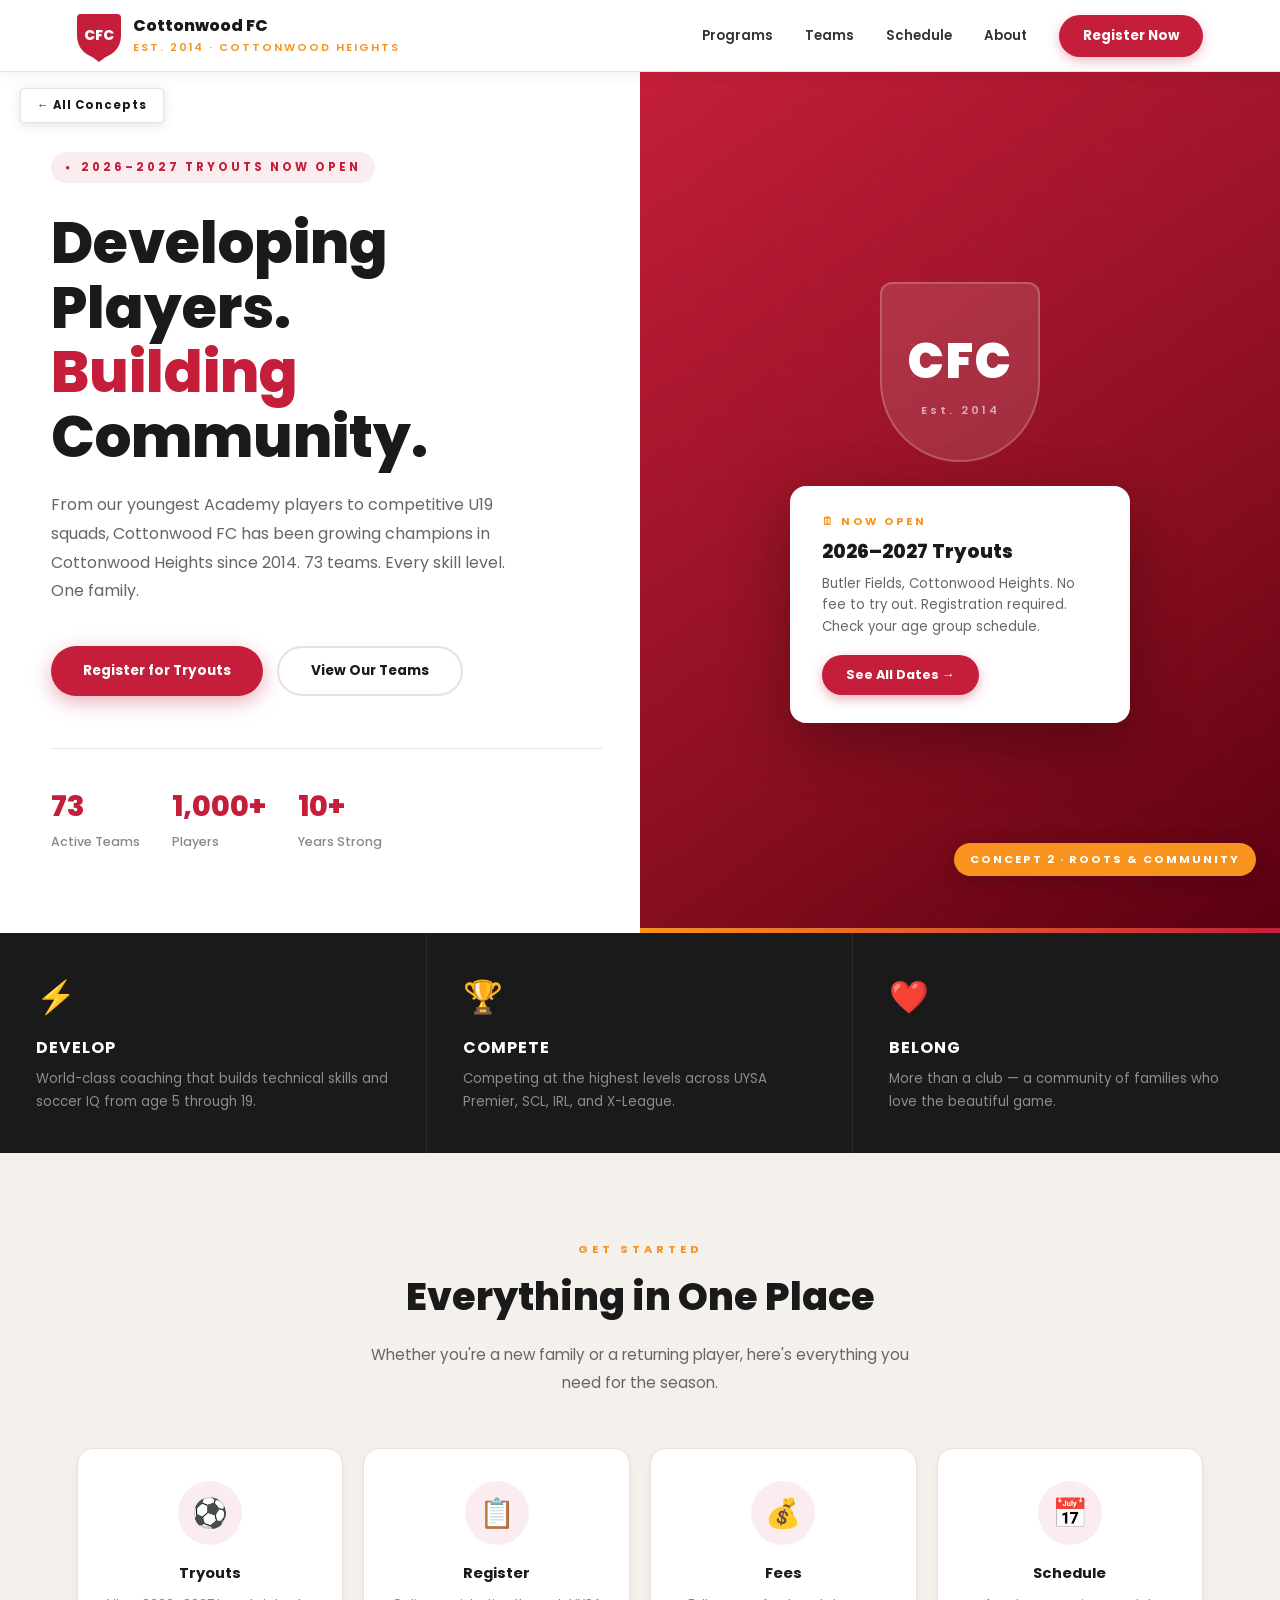
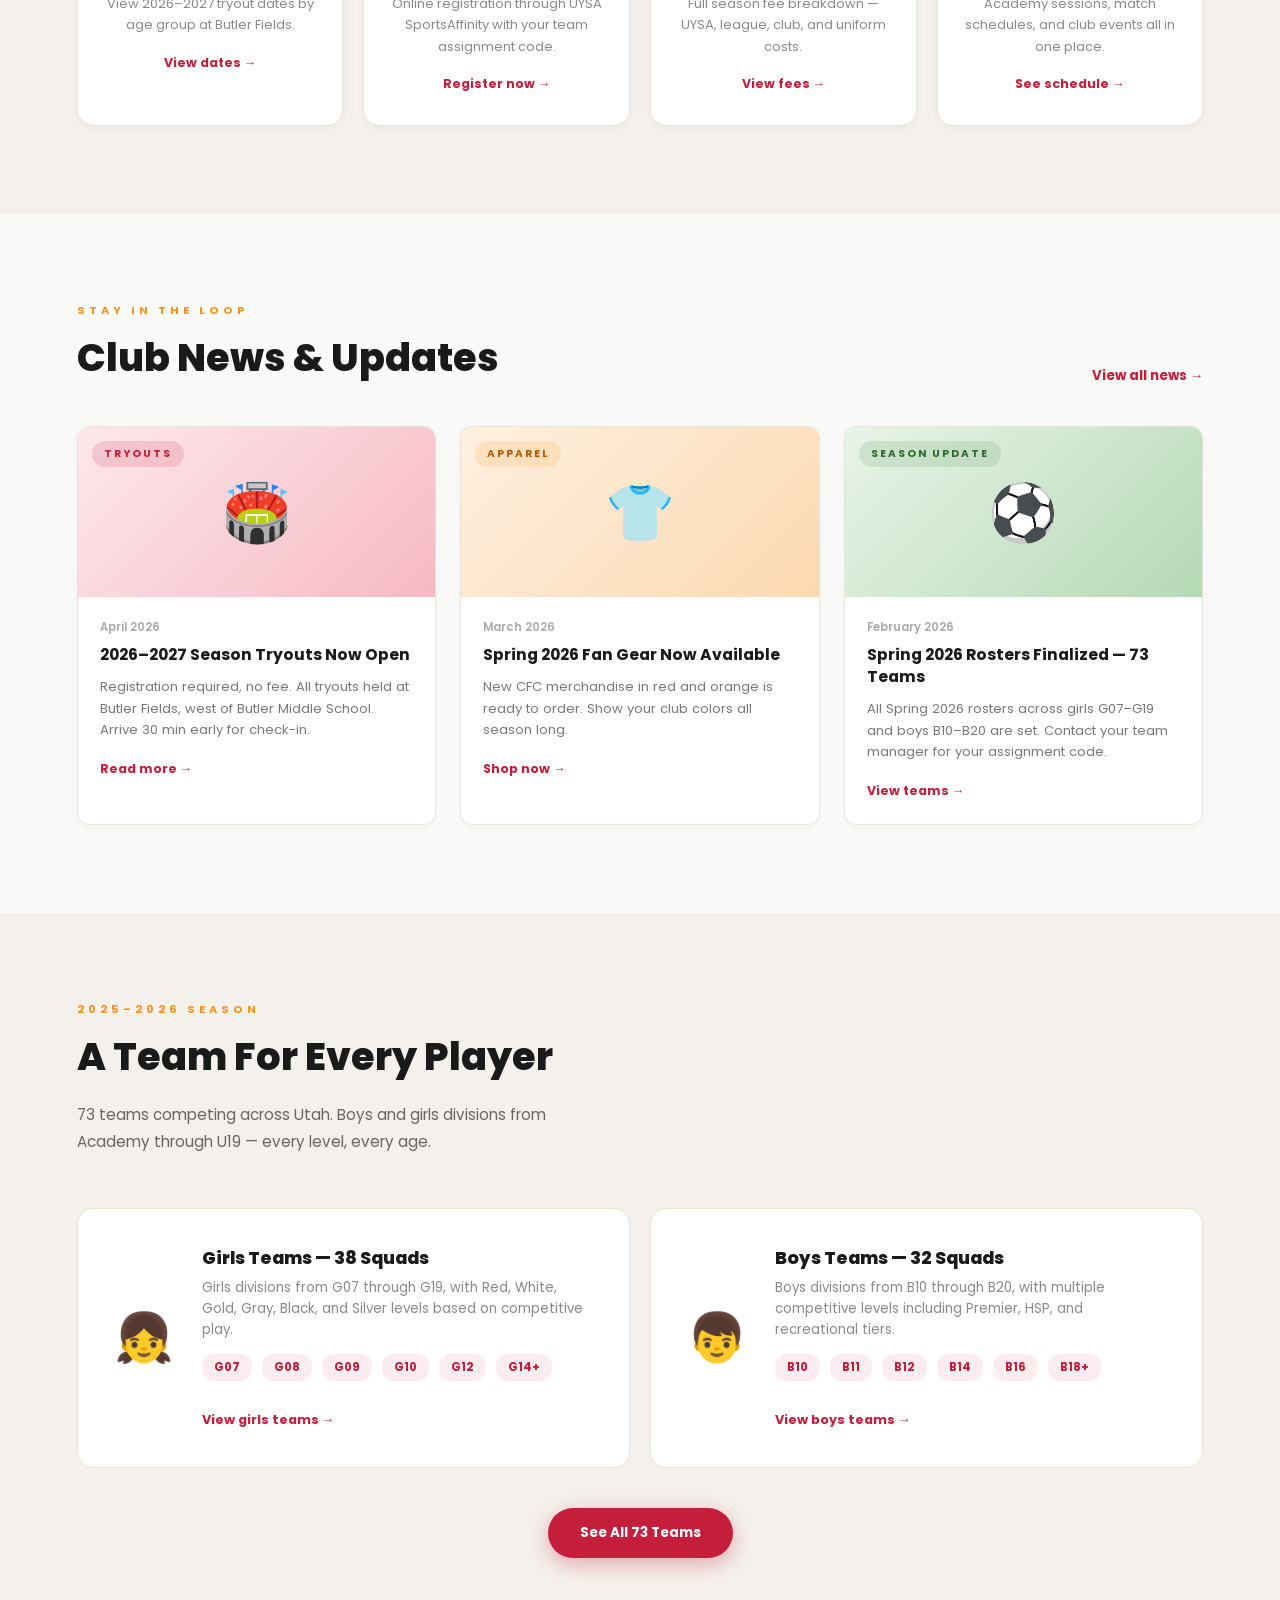
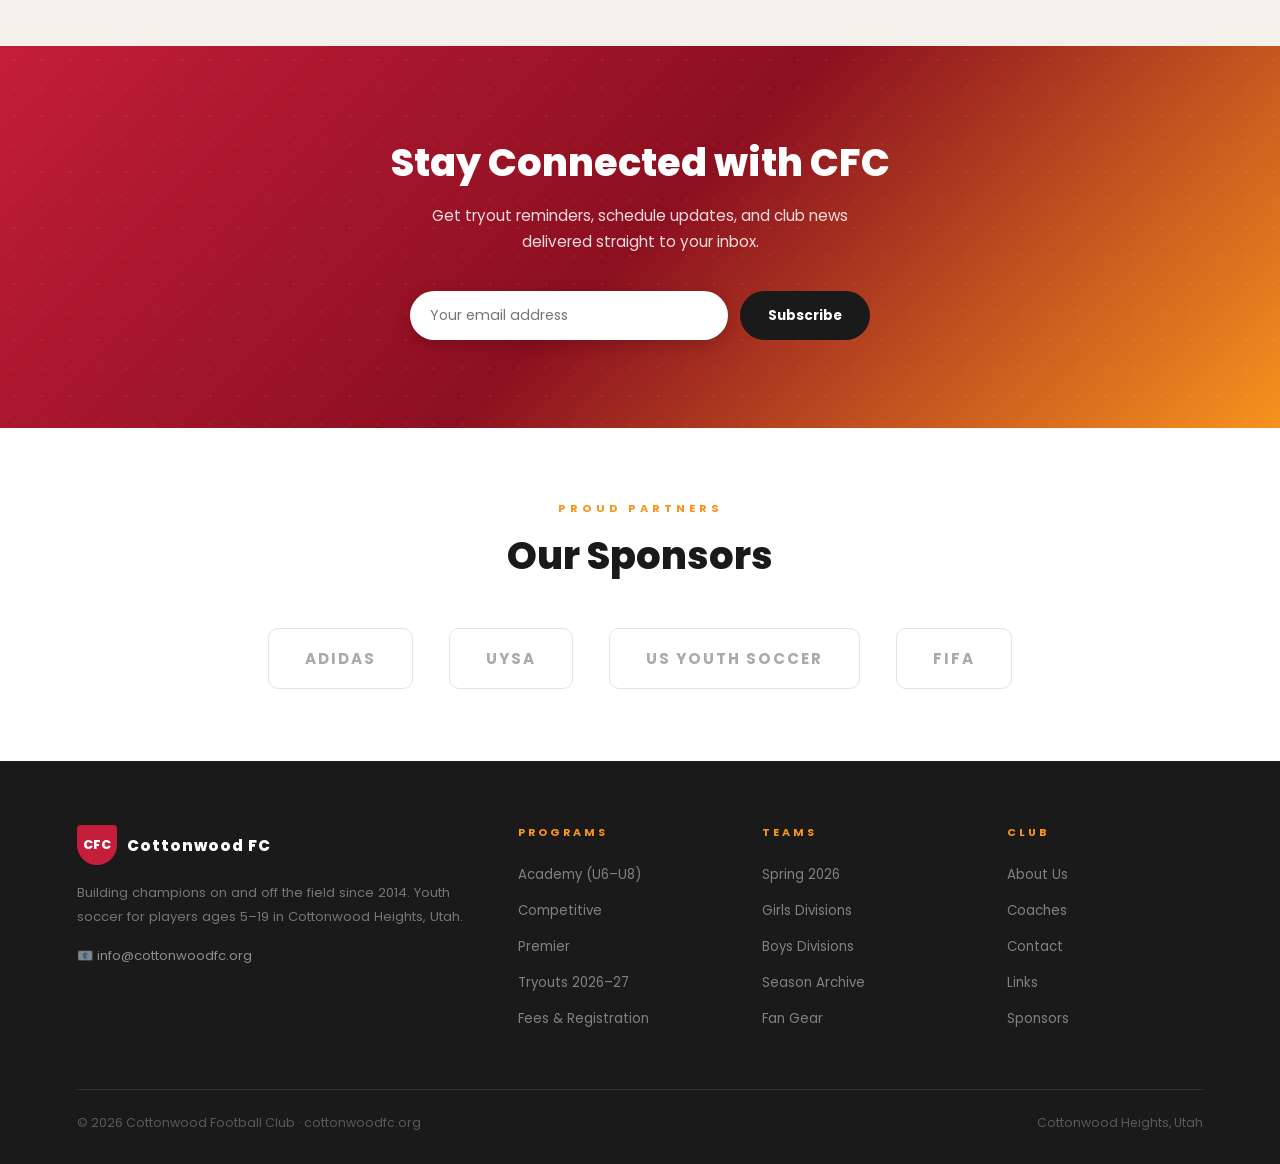
<file: concept2.html>
<!DOCTYPE html>
<html lang="en">
<head>
  <meta charset="UTF-8">
  <meta name="viewport" content="width=device-width, initial-scale=1.0">
  <title>Concept 2: Roots & Community — Cottonwood FC</title>
  <link rel="preconnect" href="https://fonts.googleapis.com">
  <link href="https://fonts.googleapis.com/css2?family=Poppins:ital,wght@0,400;0,500;0,600;0,700;0,800;1,700&display=swap" rel="stylesheet">
  <style>
    :root {
      --red: #C41E3A;
      --red-light: #E8203F;
      --orange: #F7931E;
      --green: #2D6A2D;
      --dark: #1A1A1A;
      --body: #333333;
      --warm-white: #FAFAF8;
      --light: #F4F0EB;
      --border: #E8E2DA;
      --white: #FFFFFF;
    }
    * { margin: 0; padding: 0; box-sizing: border-box; }
    html { scroll-behavior: smooth; }
    body { font-family: 'Poppins', sans-serif; background: var(--warm-white); color: var(--body); overflow-x: hidden; }

    /* ── NAV ── */
    nav {
      position: sticky; top: 0; z-index: 200;
      background: white; border-bottom: 1px solid var(--border);
      box-shadow: 0 2px 16px rgba(0,0,0,0.06);
      display: flex; align-items: center; justify-content: space-between;
      padding: 0 6%; height: 72px;
    }
    .nav-logo { display: flex; align-items: center; gap: 12px; text-decoration: none; color: var(--dark); }
    .nav-crest {
      width: 44px; height: 44px; position: relative;
      background: var(--red); border-radius: 4px 4px 50% 50%;
      display: flex; align-items: center; justify-content: center;
      font-size: 0.88rem; font-weight: 800; color: white;
    }
    .nav-crest::after {
      content: ''; position: absolute; bottom: -4px; left: 50%; transform: translateX(-50%);
      width: 0; height: 0; border-left: 8px solid transparent; border-right: 8px solid transparent;
      border-top: 6px solid var(--red);
    }
    .nav-name { line-height: 1.2; }
    .nav-name strong { display: block; font-size: 1rem; font-weight: 800; color: var(--dark); }
    .nav-name small { font-size: 0.68rem; color: var(--orange); font-weight: 600; letter-spacing: 2px; text-transform: uppercase; }
    .nav-links { display: flex; align-items: center; gap: 32px; }
    .nav-links a { color: var(--body); text-decoration: none; font-size: 0.83rem; font-weight: 600; transition: color 0.2s; }
    .nav-links a:hover { color: var(--red); }
    .nav-btn {
      background: var(--red); color: white !important; padding: 11px 24px;
      border-radius: 24px; font-weight: 700 !important; font-size: 0.83rem !important;
      transition: background 0.2s !important; box-shadow: 0 4px 12px rgba(196,30,58,0.3);
    }
    .nav-btn:hover { background: var(--orange) !important; }
    .nav-hamburger { display: none; flex-direction: column; gap: 5px; cursor: pointer; }
    .nav-hamburger span { display: block; width: 24px; height: 2px; background: var(--dark); }

    /* ── HERO ── */
    .hero {
      display: grid; grid-template-columns: 1fr 1fr;
      min-height: 88vh; overflow: hidden;
    }
    .hero-left {
      background: white; padding: 80px 6% 80px 8%;
      display: flex; flex-direction: column; justify-content: center;
    }
    .hero-tag {
      display: inline-flex; align-items: center; gap: 8px;
      background: rgba(196,30,58,0.08); color: var(--red);
      font-size: 0.72rem; font-weight: 700; letter-spacing: 3px; text-transform: uppercase;
      padding: 7px 14px; border-radius: 20px; margin-bottom: 28px; width: fit-content;
    }
    .hero-tag::before { content: '●'; font-size: 0.5rem; }
    h1.hero-headline {
      font-size: clamp(2.4rem, 4.5vw, 4rem);
      font-weight: 800; line-height: 1.12; color: var(--dark);
      margin-bottom: 22px;
    }
    h1.hero-headline span { color: var(--red); }
    .hero-sub {
      font-size: 1rem; color: #666; line-height: 1.8;
      max-width: 460px; margin-bottom: 40px; font-weight: 400;
    }
    .hero-actions { display: flex; gap: 14px; flex-wrap: wrap; }
    .btn-primary {
      display: inline-block; padding: 15px 32px;
      background: var(--red); color: white;
      font-size: 0.85rem; font-weight: 700;
      text-decoration: none; border-radius: 28px;
      box-shadow: 0 6px 20px rgba(196,30,58,0.35);
      transition: transform 0.2s, box-shadow 0.2s, background 0.2s;
    }
    .btn-primary:hover { transform: translateY(-2px); box-shadow: 0 10px 30px rgba(196,30,58,0.45); background: var(--red-light); }
    .btn-outline {
      display: inline-block; padding: 13px 32px;
      border: 2px solid var(--border); color: var(--dark);
      font-size: 0.85rem; font-weight: 700;
      text-decoration: none; border-radius: 28px;
      transition: border-color 0.2s, background 0.2s;
    }
    .btn-outline:hover { border-color: var(--red); background: rgba(196,30,58,0.04); }
    .hero-badges { display: flex; gap: 32px; margin-top: 52px; padding-top: 36px; border-top: 1px solid var(--border); }
    .hero-badge-item strong { display: block; font-size: 1.8rem; font-weight: 800; color: var(--red); }
    .hero-badge-item span { font-size: 0.78rem; color: #888; font-weight: 500; }

    .hero-right {
      background: linear-gradient(145deg, var(--red) 0%, #8B0F20 60%, #5A0010 100%);
      position: relative; overflow: hidden;
      display: flex; flex-direction: column; justify-content: center; align-items: center; gap: 24px;
      padding: 60px 40px;
    }
    .hero-right-pattern {
      position: absolute; inset: 0;
      background-image: radial-gradient(circle, rgba(255,255,255,0.08) 1px, transparent 1px);
      background-size: 32px 32px;
    }
    .hero-announcement {
      position: relative; z-index: 2;
      background: white; border-radius: 16px; padding: 28px 32px;
      max-width: 340px; width: 100%;
      box-shadow: 0 20px 60px rgba(0,0,0,0.3);
    }
    .announce-label { font-size: 0.68rem; font-weight: 700; letter-spacing: 3px; text-transform: uppercase; color: var(--orange); margin-bottom: 10px; }
    .announce-title { font-size: 1.2rem; font-weight: 800; color: var(--dark); margin-bottom: 8px; line-height: 1.3; }
    .announce-detail { font-size: 0.83rem; color: #666; line-height: 1.6; margin-bottom: 18px; }
    .announce-btn {
      display: inline-block; padding: 11px 24px;
      background: var(--red); color: white; font-size: 0.8rem; font-weight: 700;
      border-radius: 24px; text-decoration: none;
      box-shadow: 0 4px 12px rgba(196,30,58,0.35);
    }
    .hero-shield-bg {
      position: relative; z-index: 2;
      width: 160px; height: 180px;
      background: rgba(255,255,255,0.12); border-radius: 12px 12px 80px 80px;
      display: flex; flex-direction: column; align-items: center; justify-content: center; gap: 4px;
      border: 2px solid rgba(255,255,255,0.2);
    }
    .hero-shield-bg .cfc-big { font-size: 3rem; font-weight: 900; color: white; letter-spacing: 2px; }
    .hero-shield-bg .est { font-size: 0.7rem; font-weight: 600; color: rgba(255,255,255,0.6); letter-spacing: 3px; }
    .hero-orange-band {
      position: absolute; bottom: 0; left: 0; right: 0; height: 5px;
      background: linear-gradient(90deg, var(--orange), var(--red));
    }

    /* ── VALUES ── */
    .values { background: var(--dark); padding: 0; display: grid; grid-template-columns: repeat(3, 1fr); }
    .value-item { padding: 40px 36px; border-right: 1px solid rgba(255,255,255,0.08); }
    .value-item:last-child { border-right: none; }
    .value-icon { font-size: 2rem; margin-bottom: 14px; }
    .value-title { font-size: 1rem; font-weight: 700; color: white; margin-bottom: 8px; text-transform: uppercase; letter-spacing: 1px; }
    .value-desc { font-size: 0.83rem; color: rgba(255,255,255,0.5); line-height: 1.7; }

    /* ── SECTION SHARED ── */
    section { padding: 88px 6%; }
    .sec-eyebrow { font-size: 0.7rem; font-weight: 700; letter-spacing: 4px; color: var(--orange); text-transform: uppercase; margin-bottom: 10px; }
    .sec-title { font-size: clamp(1.7rem, 3vw, 2.4rem); font-weight: 800; color: var(--dark); margin-bottom: 16px; }
    .sec-sub { font-size: 0.95rem; color: #666; line-height: 1.8; max-width: 540px; margin-bottom: 52px; }
    .sec-eyebrow.center, .sec-title.center, .sec-sub.center { text-align: center; margin-left: auto; margin-right: auto; }

    /* ── QUICK ACTIONS ── */
    .quick { background: var(--light); }
    .actions-grid { display: grid; grid-template-columns: repeat(4, 1fr); gap: 20px; }
    .action-card {
      background: white; border-radius: 16px; padding: 32px 22px; text-align: center;
      text-decoration: none; color: var(--dark); border: 1px solid var(--border);
      transition: transform 0.2s, box-shadow 0.2s, border-color 0.2s;
      box-shadow: 0 2px 8px rgba(0,0,0,0.04);
    }
    .action-card:hover { transform: translateY(-5px); box-shadow: 0 12px 32px rgba(0,0,0,0.1); border-color: var(--red); }
    .action-icon-wrap {
      width: 64px; height: 64px; border-radius: 50%;
      background: rgba(196,30,58,0.08);
      display: flex; align-items: center; justify-content: center;
      margin: 0 auto 18px; font-size: 1.8rem;
      transition: background 0.2s;
    }
    .action-card:hover .action-icon-wrap { background: var(--red); }
    .action-card h3 { font-size: 0.92rem; font-weight: 700; color: var(--dark); margin-bottom: 9px; }
    .action-card p { font-size: 0.81rem; color: #888; line-height: 1.65; }
    .action-cta { margin-top: 18px; font-size: 0.78rem; font-weight: 700; color: var(--red); }
    .action-card:hover .action-cta { color: var(--orange); }

    /* ── NEWS ── */
    .news-sect { background: var(--warm-white); }
    .news-header { display: flex; align-items: flex-end; justify-content: space-between; margin-bottom: 40px; }
    .news-header-left {}
    .view-all { font-size: 0.83rem; font-weight: 700; color: var(--red); text-decoration: none; }
    .view-all:hover { text-decoration: underline; }
    .news-grid { display: grid; grid-template-columns: repeat(3, 1fr); gap: 24px; }
    .news-card {
      background: white; border-radius: 12px; overflow: hidden;
      border: 1px solid var(--border); transition: transform 0.2s, box-shadow 0.2s;
      box-shadow: 0 2px 8px rgba(0,0,0,0.04);
    }
    .news-card:hover { transform: translateY(-4px); box-shadow: 0 12px 32px rgba(0,0,0,0.1); }
    .news-thumb { height: 170px; position: relative; display: flex; align-items: center; justify-content: center; }
    .news-thumb.t1 { background: linear-gradient(135deg, #fde8ec, #f7b9c4); }
    .news-thumb.t2 { background: linear-gradient(135deg, #fef0e0, #fcd9b0); }
    .news-thumb.t3 { background: linear-gradient(135deg, #e8f4e8, #b5d9b5); }
    .news-emoji { font-size: 3.5rem; }
    .news-cat {
      position: absolute; top: 14px; left: 14px;
      font-size: 0.65rem; font-weight: 700; letter-spacing: 2px; text-transform: uppercase;
      padding: 5px 12px; border-radius: 20px;
    }
    .cat-red { background: rgba(196,30,58,0.15); color: var(--red); }
    .cat-orange { background: rgba(247,147,30,0.15); color: #b85a00; }
    .cat-green { background: rgba(45,106,45,0.12); color: var(--green); }
    .news-body { padding: 22px; }
    .news-date { font-size: 0.72rem; color: #aaa; font-weight: 600; margin-bottom: 8px; }
    .news-ttl { font-size: 0.98rem; font-weight: 700; color: var(--dark); line-height: 1.4; margin-bottom: 10px; }
    .news-exc { font-size: 0.82rem; color: #777; line-height: 1.65; margin-bottom: 14px; }
    .news-link { font-size: 0.78rem; font-weight: 700; color: var(--red); text-decoration: none; }
    .news-link:hover { text-decoration: underline; }

    /* ── TEAMS OVERVIEW ── */
    .teams-sect { background: var(--light); }
    .teams-grid { display: grid; grid-template-columns: 1fr 1fr; gap: 20px; margin-bottom: 40px; }
    .team-gender-card {
      background: white; border-radius: 16px; padding: 36px; border: 1px solid var(--border);
      display: flex; align-items: center; gap: 28px;
      transition: transform 0.2s, box-shadow 0.2s;
    }
    .team-gender-card:hover { transform: translateY(-3px); box-shadow: 0 12px 32px rgba(0,0,0,0.08); }
    .tg-icon { font-size: 3rem; flex-shrink: 0; }
    .tg-info h3 { font-size: 1.1rem; font-weight: 800; color: var(--dark); margin-bottom: 6px; }
    .tg-info p { font-size: 0.83rem; color: #888; line-height: 1.6; margin-bottom: 14px; }
    .tg-link { font-size: 0.8rem; font-weight: 700; color: var(--red); text-decoration: none; }
    .age-strip { display: flex; gap: 10px; flex-wrap: wrap; }
    .age-pill {
      background: rgba(196,30,58,0.08); color: var(--red);
      font-size: 0.72rem; font-weight: 700; padding: 5px 12px;
      border-radius: 12px;
    }

    /* ── NEWSLETTER ── */
    .newsletter {
      background: linear-gradient(135deg, var(--red) 0%, #8B0F20 50%, #F7931E 100%);
      padding: 88px 6%; text-align: center; position: relative; overflow: hidden;
    }
    .newsletter-bg {
      position: absolute; inset: 0;
      background-image: radial-gradient(circle, rgba(255,255,255,0.08) 1px, transparent 1px);
      background-size: 28px 28px;
    }
    .newsletter h2 { font-size: clamp(1.6rem, 3vw, 2.4rem); font-weight: 800; color: white; margin-bottom: 12px; position: relative; z-index: 1; }
    .newsletter p { font-size: 0.95rem; color: rgba(255,255,255,0.85); max-width: 480px; margin: 0 auto 36px; line-height: 1.7; position: relative; z-index: 1; }
    .nl-form { display: flex; max-width: 460px; margin: 0 auto; gap: 12px; position: relative; z-index: 1; }
    .nl-input {
      flex: 1; padding: 14px 20px; border-radius: 28px; border: none;
      font-family: 'Poppins', sans-serif; font-size: 0.88rem; outline: none;
      box-shadow: 0 4px 16px rgba(0,0,0,0.2);
    }
    .nl-btn {
      padding: 14px 28px; background: var(--dark); color: white;
      border: none; border-radius: 28px; font-family: 'Poppins', sans-serif;
      font-size: 0.85rem; font-weight: 700; cursor: pointer; white-space: nowrap;
      transition: background 0.2s;
    }
    .nl-btn:hover { background: #000; }

    /* ── SPONSORS ── */
    .sponsors-sect { background: white; text-align: center; padding: 72px 6%; }
    .sponsor-row { display: flex; align-items: center; justify-content: center; gap: 36px; flex-wrap: wrap; margin-top: 44px; }
    .sponsor-box {
      padding: 18px 36px; border: 1.5px solid var(--border); border-radius: 10px;
      font-size: 0.95rem; font-weight: 700; letter-spacing: 2px; color: #aaa; text-transform: uppercase;
      transition: color 0.2s, border-color 0.2s;
    }
    .sponsor-box:hover { color: var(--dark); border-color: var(--dark); }

    /* ── FOOTER ── */
    footer { background: var(--dark); padding: 64px 6% 32px; }
    .footer-grid { display: grid; grid-template-columns: 2fr 1fr 1fr 1fr; gap: 48px; margin-bottom: 48px; }
    .f-logo { display: flex; align-items: center; gap: 10px; margin-bottom: 16px; }
    .f-logo-crest { width: 40px; height: 40px; background: var(--red); border-radius: 4px 4px 50% 50%; display: flex; align-items: center; justify-content: center; font-size: 0.8rem; font-weight: 800; color: white; }
    .f-logo-name { font-size: 0.95rem; font-weight: 800; color: white; letter-spacing: 1px; }
    .f-desc { font-size: 0.82rem; color: rgba(255,255,255,0.4); line-height: 1.8; margin-bottom: 18px; }
    .f-contact { font-size: 0.82rem; color: rgba(255,255,255,0.5); }
    .f-col h4 { font-size: 0.68rem; font-weight: 700; letter-spacing: 3px; text-transform: uppercase; color: var(--orange); margin-bottom: 20px; }
    .f-col ul { list-style: none; }
    .f-col ul li { margin-bottom: 11px; }
    .f-col ul li a { font-size: 0.83rem; color: rgba(255,255,255,0.45); text-decoration: none; transition: color 0.2s; }
    .f-col ul li a:hover { color: white; }
    .footer-bottom { border-top: 1px solid rgba(255,255,255,0.1); padding-top: 24px; display: flex; justify-content: space-between; align-items: center; }
    .footer-bottom p { font-size: 0.78rem; color: rgba(255,255,255,0.28); }

    /* ── CONCEPT BADGE ── */
    .concept-badge {
      position: fixed; bottom: 24px; right: 24px; z-index: 999;
      background: var(--orange); color: white;
      font-size: 0.7rem; font-weight: 700; letter-spacing: 2px; text-transform: uppercase;
      padding: 8px 16px; border-radius: 20px; box-shadow: 0 4px 20px rgba(0,0,0,0.2);
    }
    .back-link {
      position: fixed; top: 88px; left: 20px; z-index: 999;
      background: white; color: var(--dark);
      font-size: 0.72rem; font-weight: 700; letter-spacing: 1px;
      padding: 8px 16px; border-radius: 4px; text-decoration: none;
      box-shadow: 0 2px 12px rgba(0,0,0,0.12); border: 1px solid var(--border);
    }
    .back-link:hover { background: var(--red); color: white; border-color: var(--red); }

    /* ── MOBILE ── */
    @media (max-width: 900px) {
      .nav-links { display: none; }
      .nav-hamburger { display: flex; }
      .hero { grid-template-columns: 1fr; }
      .hero-right { min-height: 380px; }
      .values { grid-template-columns: 1fr; }
      .value-item { border-right: none; border-bottom: 1px solid rgba(255,255,255,0.08); }
      .actions-grid { grid-template-columns: repeat(2, 1fr); }
      .news-grid { grid-template-columns: 1fr; }
      .teams-grid { grid-template-columns: 1fr; }
      .footer-grid { grid-template-columns: 1fr 1fr; }
      .nl-form { flex-direction: column; }
    }
    @media (max-width: 480px) {
      section { padding: 60px 5%; }
      .footer-grid { grid-template-columns: 1fr; }
    }
  </style>
</head>
<body>

<a href="index.html" class="back-link">← All Concepts</a>
<div class="concept-badge">Concept 2 · Roots &amp; Community</div>

<!-- NAV -->
<nav>
  <a href="#" class="nav-logo">
    <div class="nav-crest">CFC</div>
    <div class="nav-name">
      <strong>Cottonwood FC</strong>
      <small>Est. 2014 · Cottonwood Heights</small>
    </div>
  </a>
  <div class="nav-links">
    <a href="#">Programs</a>
    <a href="#">Teams</a>
    <a href="#">Schedule</a>
    <a href="#">About</a>
    <a href="#" class="nav-btn">Register Now</a>
  </div>
  <div class="nav-hamburger"><span></span><span></span><span></span></div>
</nav>

<!-- HERO -->
<div class="hero">
  <div class="hero-left">
    <div class="hero-tag">2026–2027 Tryouts Now Open</div>
    <h1 class="hero-headline">Developing Players.<br><span>Building</span><br>Community.</h1>
    <p class="hero-sub">From our youngest Academy players to competitive U19 squads, Cottonwood FC has been growing champions in Cottonwood Heights since 2014. 73 teams. Every skill level. One family.</p>
    <div class="hero-actions">
      <a href="#" class="btn-primary">Register for Tryouts</a>
      <a href="#" class="btn-outline">View Our Teams</a>
    </div>
    <div class="hero-badges">
      <div class="hero-badge-item"><strong>73</strong><span>Active Teams</span></div>
      <div class="hero-badge-item"><strong>1,000+</strong><span>Players</span></div>
      <div class="hero-badge-item"><strong>10+</strong><span>Years Strong</span></div>
    </div>
  </div>
  <div class="hero-right">
    <div class="hero-right-pattern"></div>
    <div class="hero-shield-bg">
      <div class="cfc-big">CFC</div>
      <div class="est">Est. 2014</div>
    </div>
    <div class="hero-announcement">
      <div class="announce-label">🗓 Now Open</div>
      <div class="announce-title">2026–2027 Tryouts</div>
      <div class="announce-detail">Butler Fields, Cottonwood Heights. No fee to try out. Registration required. Check your age group schedule.</div>
      <a href="#" class="announce-btn">See All Dates →</a>
    </div>
    <div class="hero-orange-band"></div>
  </div>
</div>

<!-- VALUES STRIP -->
<div class="values">
  <div class="value-item"><div class="value-icon">⚡</div><div class="value-title">Develop</div><div class="value-desc">World-class coaching that builds technical skills and soccer IQ from age 5 through 19.</div></div>
  <div class="value-item"><div class="value-icon">🏆</div><div class="value-title">Compete</div><div class="value-desc">Competing at the highest levels across UYSA Premier, SCL, IRL, and X-League.</div></div>
  <div class="value-item"><div class="value-icon">❤️</div><div class="value-title">Belong</div><div class="value-desc">More than a club — a community of families who love the beautiful game.</div></div>
</div>

<!-- QUICK ACTIONS -->
<section class="quick">
  <div class="sec-eyebrow center">Get Started</div>
  <div class="sec-title center">Everything in One Place</div>
  <p class="sec-sub center">Whether you're a new family or a returning player, here's everything you need for the season.</p>
  <div class="actions-grid">
    <a href="#" class="action-card">
      <div class="action-icon-wrap">⚽</div>
      <h3>Tryouts</h3>
      <p>View 2026–2027 tryout dates by age group at Butler Fields.</p>
      <div class="action-cta">View dates →</div>
    </a>
    <a href="#" class="action-card">
      <div class="action-icon-wrap">📋</div>
      <h3>Register</h3>
      <p>Online registration through UYSA SportsAffinity with your team assignment code.</p>
      <div class="action-cta">Register now →</div>
    </a>
    <a href="#" class="action-card">
      <div class="action-icon-wrap">💰</div>
      <h3>Fees</h3>
      <p>Full season fee breakdown — UYSA, league, club, and uniform costs.</p>
      <div class="action-cta">View fees →</div>
    </a>
    <a href="#" class="action-card">
      <div class="action-icon-wrap">📅</div>
      <h3>Schedule</h3>
      <p>Academy sessions, match schedules, and club events all in one place.</p>
      <div class="action-cta">See schedule →</div>
    </a>
  </div>
</section>

<!-- NEWS -->
<section class="news-sect">
  <div class="news-header">
    <div class="news-header-left">
      <div class="sec-eyebrow">Stay in the Loop</div>
      <div class="sec-title" style="margin-bottom:0">Club News &amp; Updates</div>
    </div>
    <a href="#" class="view-all">View all news →</a>
  </div>
  <div class="news-grid">
    <div class="news-card">
      <div class="news-thumb t1"><div class="news-emoji">🏟️</div><span class="news-cat cat-red">Tryouts</span></div>
      <div class="news-body">
        <div class="news-date">April 2026</div>
        <div class="news-ttl">2026–2027 Season Tryouts Now Open</div>
        <div class="news-exc">Registration required, no fee. All tryouts held at Butler Fields, west of Butler Middle School. Arrive 30 min early for check-in.</div>
        <a href="#" class="news-link">Read more →</a>
      </div>
    </div>
    <div class="news-card">
      <div class="news-thumb t2"><div class="news-emoji">👕</div><span class="news-cat cat-orange">Apparel</span></div>
      <div class="news-body">
        <div class="news-date">March 2026</div>
        <div class="news-ttl">Spring 2026 Fan Gear Now Available</div>
        <div class="news-exc">New CFC merchandise in red and orange is ready to order. Show your club colors all season long.</div>
        <a href="#" class="news-link">Shop now →</a>
      </div>
    </div>
    <div class="news-card">
      <div class="news-thumb t3"><div class="news-emoji">⚽</div><span class="news-cat cat-green">Season Update</span></div>
      <div class="news-body">
        <div class="news-date">February 2026</div>
        <div class="news-ttl">Spring 2026 Rosters Finalized — 73 Teams</div>
        <div class="news-exc">All Spring 2026 rosters across girls G07–G19 and boys B10–B20 are set. Contact your team manager for your assignment code.</div>
        <a href="#" class="news-link">View teams →</a>
      </div>
    </div>
  </div>
</section>

<!-- TEAMS -->
<section class="teams-sect">
  <div class="sec-eyebrow">2025–2026 Season</div>
  <div class="sec-title">A Team For Every Player</div>
  <p class="sec-sub">73 teams competing across Utah. Boys and girls divisions from Academy through U19 — every level, every age.</p>
  <div class="teams-grid">
    <div class="team-gender-card">
      <div class="tg-icon">👧</div>
      <div class="tg-info">
        <h3>Girls Teams — 38 Squads</h3>
        <p>Girls divisions from G07 through G19, with Red, White, Gold, Gray, Black, and Silver levels based on competitive play.</p>
        <div class="age-strip">
          <span class="age-pill">G07</span><span class="age-pill">G08</span><span class="age-pill">G09</span>
          <span class="age-pill">G10</span><span class="age-pill">G12</span><span class="age-pill">G14+</span>
        </div>
        <br><a href="#" class="tg-link">View girls teams →</a>
      </div>
    </div>
    <div class="team-gender-card">
      <div class="tg-icon">👦</div>
      <div class="tg-info">
        <h3>Boys Teams — 32 Squads</h3>
        <p>Boys divisions from B10 through B20, with multiple competitive levels including Premier, HSP, and recreational tiers.</p>
        <div class="age-strip">
          <span class="age-pill">B10</span><span class="age-pill">B11</span><span class="age-pill">B12</span>
          <span class="age-pill">B14</span><span class="age-pill">B16</span><span class="age-pill">B18+</span>
        </div>
        <br><a href="#" class="tg-link">View boys teams →</a>
      </div>
    </div>
  </div>
  <div style="text-align:center;">
    <a href="#" class="btn-primary">See All 73 Teams</a>
  </div>
</section>

<!-- NEWSLETTER -->
<div class="newsletter">
  <div class="newsletter-bg"></div>
  <h2>Stay Connected with CFC</h2>
  <p>Get tryout reminders, schedule updates, and club news delivered straight to your inbox.</p>
  <div class="nl-form">
    <input class="nl-input" type="email" placeholder="Your email address">
    <button class="nl-btn">Subscribe</button>
  </div>
</div>

<!-- SPONSORS -->
<section class="sponsors-sect">
  <div class="sec-eyebrow center">Proud Partners</div>
  <div class="sec-title center" style="margin-bottom:0">Our Sponsors</div>
  <div class="sponsor-row">
    <div class="sponsor-box">Adidas</div>
    <div class="sponsor-box">UYSA</div>
    <div class="sponsor-box">US Youth Soccer</div>
    <div class="sponsor-box">FIFA</div>
  </div>
</section>

<!-- FOOTER -->
<footer>
  <div class="footer-grid">
    <div>
      <div class="f-logo">
        <div class="f-logo-crest">CFC</div>
        <div class="f-logo-name">Cottonwood FC</div>
      </div>
      <p class="f-desc">Building champions on and off the field since 2014. Youth soccer for players ages 5–19 in Cottonwood Heights, Utah.</p>
      <p class="f-contact">📧 info@cottonwoodfc.org</p>
    </div>
    <div class="f-col"><h4>Programs</h4><ul>
      <li><a href="#">Academy (U6–U8)</a></li>
      <li><a href="#">Competitive</a></li>
      <li><a href="#">Premier</a></li>
      <li><a href="#">Tryouts 2026–27</a></li>
      <li><a href="#">Fees &amp; Registration</a></li>
    </ul></div>
    <div class="f-col"><h4>Teams</h4><ul>
      <li><a href="#">Spring 2026</a></li>
      <li><a href="#">Girls Divisions</a></li>
      <li><a href="#">Boys Divisions</a></li>
      <li><a href="#">Season Archive</a></li>
      <li><a href="#">Fan Gear</a></li>
    </ul></div>
    <div class="f-col"><h4>Club</h4><ul>
      <li><a href="#">About Us</a></li>
      <li><a href="#">Coaches</a></li>
      <li><a href="#">Contact</a></li>
      <li><a href="#">Links</a></li>
      <li><a href="#">Sponsors</a></li>
    </ul></div>
  </div>
  <div class="footer-bottom">
    <p>© 2026 Cottonwood Football Club · cottonwoodfc.org</p>
    <p>Cottonwood Heights, Utah</p>
  </div>
</footer>

</body>
</html>
</file>
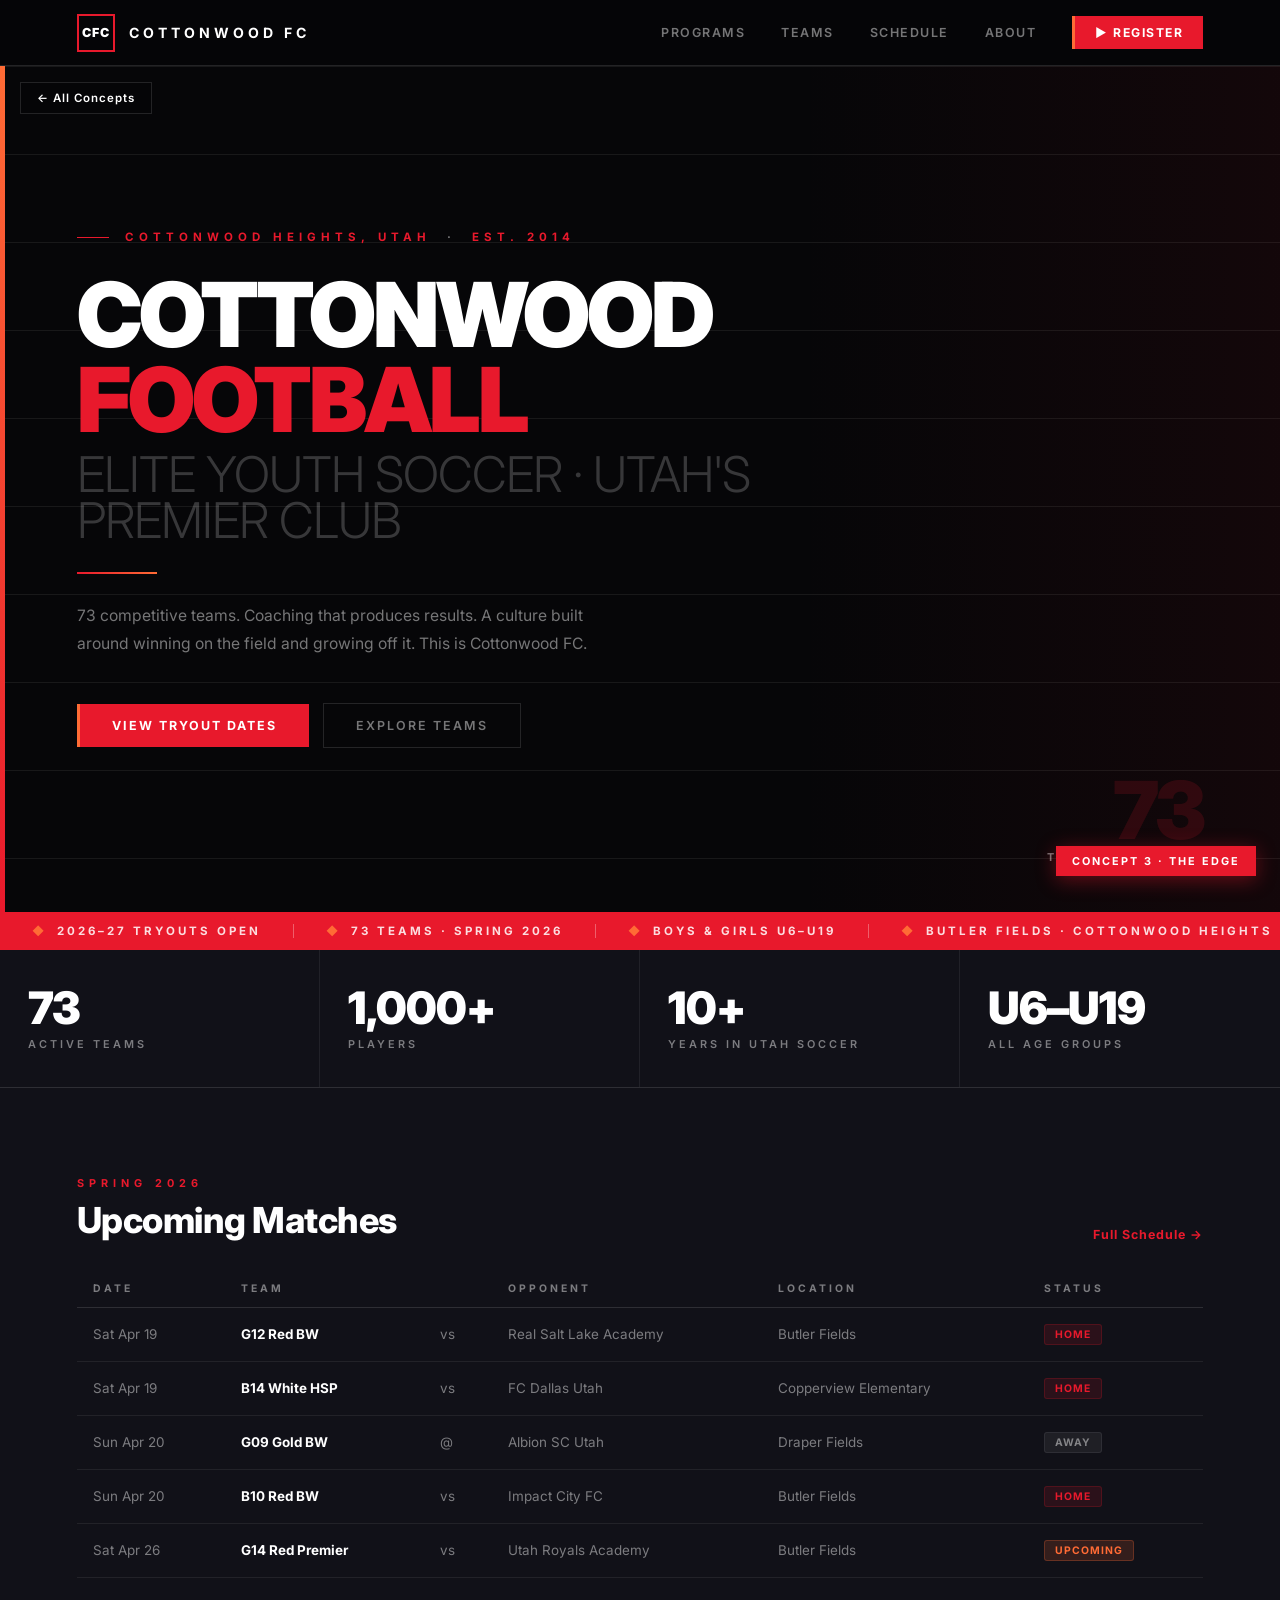
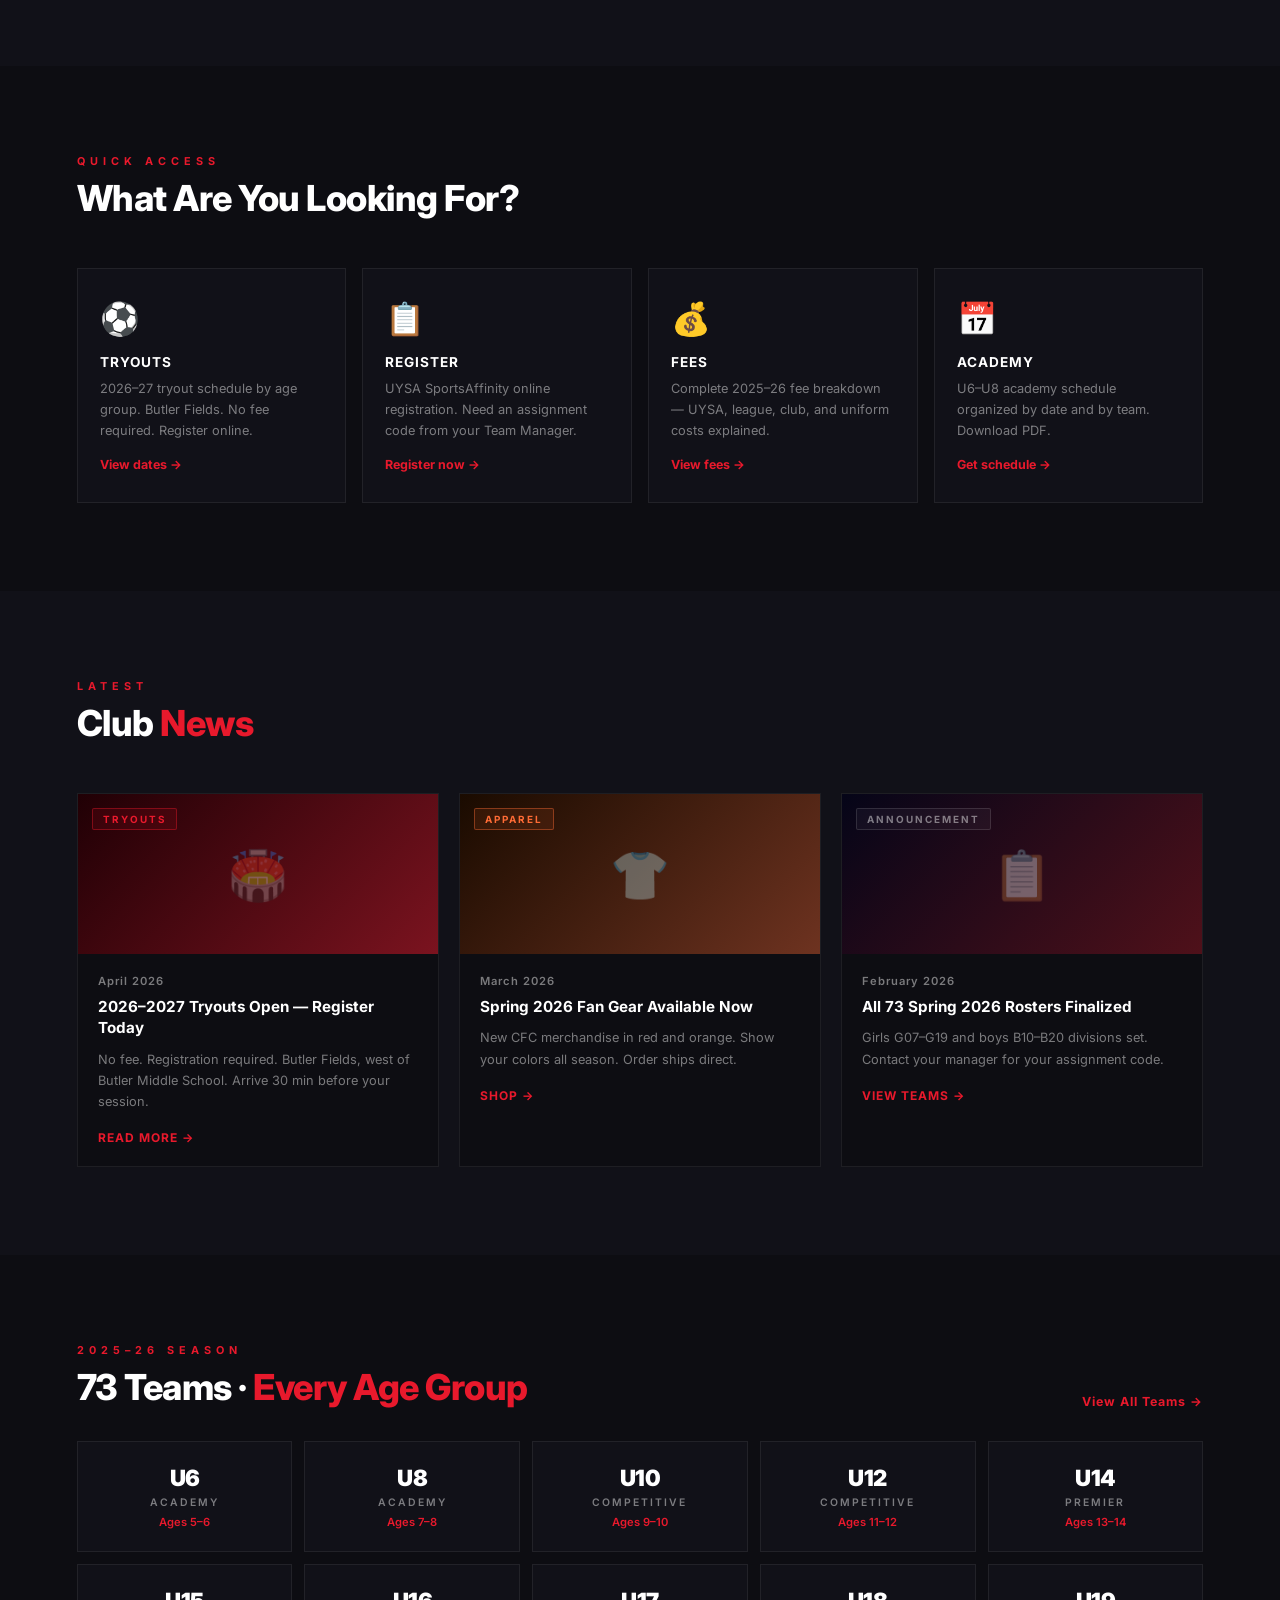
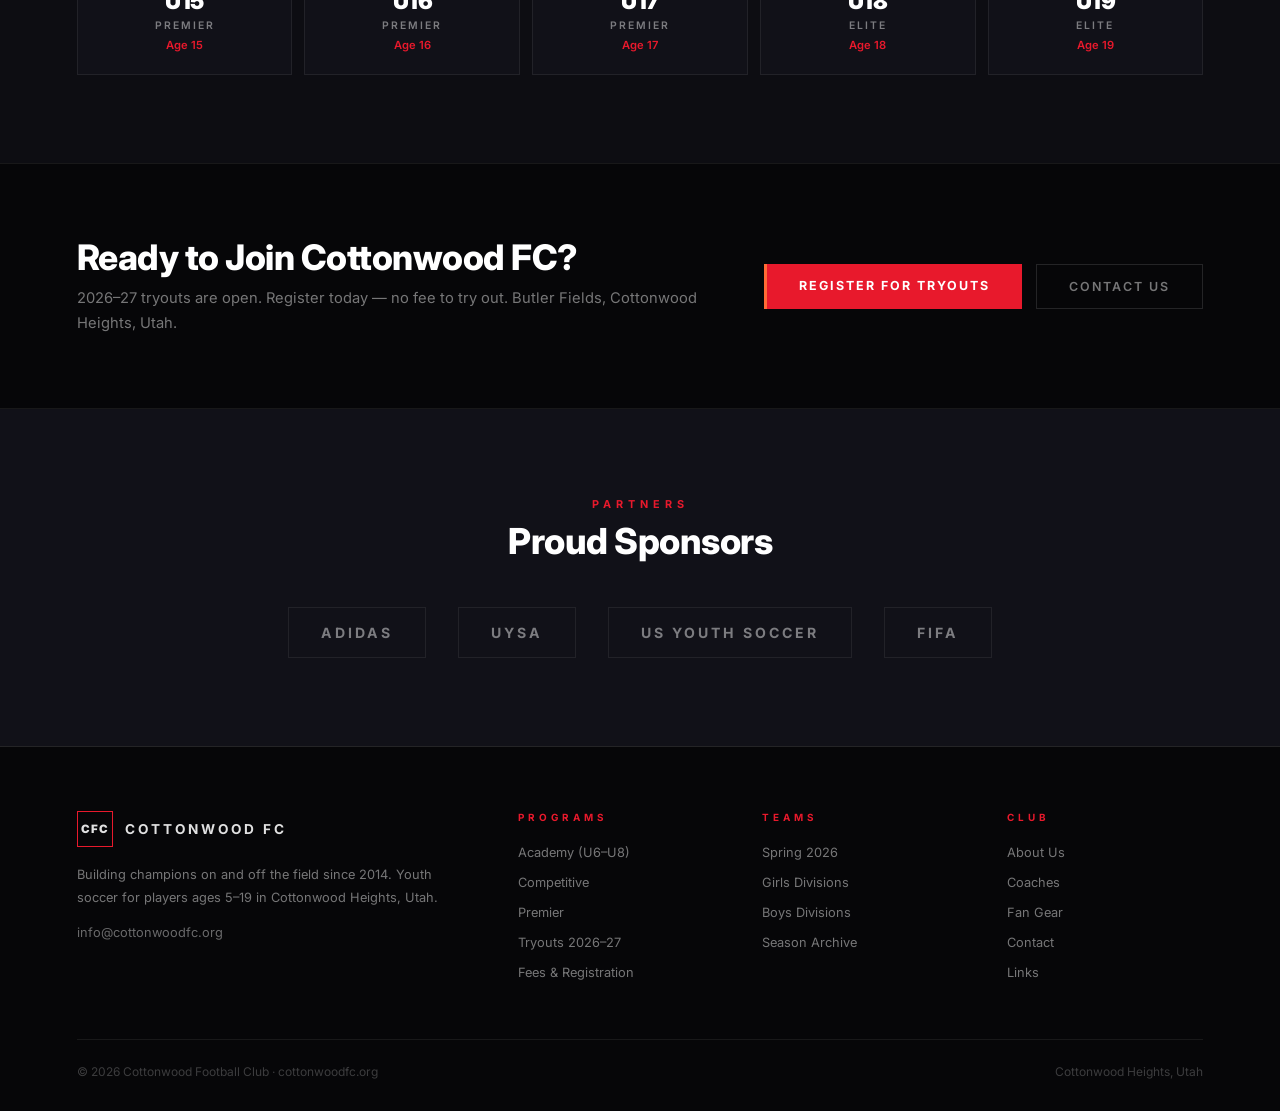
<file: concept3.html>
<!DOCTYPE html>
<html lang="en">
<head>
  <meta charset="UTF-8">
  <meta name="viewport" content="width=device-width, initial-scale=1.0">
  <title>Concept 3: The Edge — Cottonwood FC</title>
  <link rel="preconnect" href="https://fonts.googleapis.com">
  <link href="https://fonts.googleapis.com/css2?family=Inter:wght@300;400;500;600;700;800;900&display=swap" rel="stylesheet">
  <style>
    :root {
      --red: #E8192C;
      --red2: #B0111F;
      --orange: #FF6B35;
      --black: #060608;
      --dark: #0D0D12;
      --card: #111118;
      --card2: #18181F;
      --border: rgba(255,255,255,0.07);
      --border2: rgba(255,255,255,0.12);
      --text: rgba(255,255,255,0.88);
      --dim: rgba(255,255,255,0.45);
      --white: #FFFFFF;
    }
    * { margin: 0; padding: 0; box-sizing: border-box; }
    html { scroll-behavior: smooth; }
    body { font-family: 'Inter', sans-serif; background: var(--dark); color: var(--text); overflow-x: hidden; }

    /* ── NAV ── */
    nav {
      position: sticky; top: 0; z-index: 200;
      background: rgba(6,6,8,0.97); backdrop-filter: blur(12px);
      display: flex; align-items: center; justify-content: space-between;
      padding: 0 6%; height: 66px;
      border-bottom: 1px solid var(--border2);
    }
    .nav-logo { display: flex; align-items: center; gap: 14px; text-decoration: none; color: white; }
    .nav-monogram {
      width: 38px; height: 38px; border: 2px solid var(--red);
      display: flex; align-items: center; justify-content: center;
      font-size: 0.78rem; font-weight: 900; letter-spacing: 1px; color: white;
    }
    .nav-wordmark { font-size: 0.88rem; font-weight: 700; letter-spacing: 4px; text-transform: uppercase; }
    .nav-links { display: flex; align-items: center; gap: 36px; }
    .nav-links a { color: var(--dim); text-decoration: none; font-size: 0.78rem; font-weight: 600; letter-spacing: 1.5px; text-transform: uppercase; transition: color 0.2s; }
    .nav-links a:hover { color: white; }
    .nav-cta {
      display: flex; align-items: center; gap: 8px;
      background: var(--red); color: white !important;
      padding: 9px 20px; font-size: 0.76rem !important; font-weight: 700 !important;
      letter-spacing: 1.5px !important;
      border-left: 3px solid var(--orange) !important;
      transition: background 0.2s !important;
    }
    .nav-cta:hover { background: var(--red2) !important; }
    .nav-hamburger { display: none; flex-direction: column; gap: 5px; cursor: pointer; }
    .nav-hamburger span { display: block; width: 22px; height: 1.5px; background: white; }

    /* ── HERO ── */
    .hero {
      position: relative; min-height: 94vh;
      display: flex; flex-direction: column; justify-content: center;
      overflow: hidden; background: var(--black);
      padding: 0 6%;
    }
    .hero-bg-lines {
      position: absolute; inset: 0;
      background-image: linear-gradient(var(--border) 1px, transparent 1px);
      background-size: 100% 88px;
    }
    .hero-red-bar {
      position: absolute; left: 0; top: 0; bottom: 0; width: 5px;
      background: linear-gradient(180deg, var(--orange), var(--red));
    }
    .hero-right-accent {
      position: absolute; right: 0; top: 0; bottom: 0; width: 38%;
      background: linear-gradient(90deg, transparent, rgba(232,25,44,0.06));
    }
    .hero-content { position: relative; z-index: 2; max-width: 780px; }
    .hero-overline {
      display: flex; align-items: center; gap: 16px;
      font-size: 0.72rem; font-weight: 700; letter-spacing: 5px;
      color: var(--red); text-transform: uppercase; margin-bottom: 28px;
    }
    .hero-overline span { color: var(--dim); }
    .hero-overline::before { content: ''; width: 32px; height: 1px; background: var(--red); }
    h1.hero-headline {
      font-size: clamp(3rem, 7vw, 6.5rem);
      font-weight: 900; line-height: 0.95; letter-spacing: -3px;
      text-transform: uppercase; color: white; margin-bottom: 12px;
    }
    h1.hero-headline .line2 { color: var(--red); }
    h1.hero-headline .line3 { color: rgba(255,255,255,0.2); font-weight: 300; letter-spacing: -1px; font-size: 0.55em; display: block; margin-top: 8px; }
    .hero-divider { width: 80px; height: 2px; background: linear-gradient(90deg, var(--red), var(--orange)); margin: 28px 0; }
    .hero-sub { font-size: 0.98rem; color: var(--dim); line-height: 1.8; max-width: 520px; margin-bottom: 44px; font-weight: 400; }
    .hero-actions { display: flex; gap: 14px; align-items: center; }
    .btn-edge {
      display: inline-block; padding: 14px 32px;
      background: var(--red); color: white;
      font-size: 0.78rem; font-weight: 700; letter-spacing: 2px; text-transform: uppercase;
      text-decoration: none;
      border-left: 3px solid var(--orange);
      transition: background 0.2s, transform 0.2s;
    }
    .btn-edge:hover { background: var(--red2); transform: translateX(2px); }
    .btn-line {
      display: inline-block; padding: 14px 32px;
      border: 1px solid var(--border2); color: var(--dim);
      font-size: 0.78rem; font-weight: 600; letter-spacing: 2px; text-transform: uppercase;
      text-decoration: none;
      transition: color 0.2s, border-color 0.2s;
    }
    .btn-line:hover { color: white; border-color: rgba(255,255,255,0.35); }
    .hero-meta {
      position: absolute; right: 6%; bottom: 48px; z-index: 2;
      text-align: right;
    }
    .hero-meta-num { font-size: 5rem; font-weight: 900; color: rgba(232,25,44,0.15); letter-spacing: -3px; line-height: 1; }
    .hero-meta-label { font-size: 0.68rem; font-weight: 700; letter-spacing: 4px; text-transform: uppercase; color: var(--dim); }

    /* ── TICKER ── */
    .ticker {
      background: var(--red); padding: 12px 0; overflow: hidden;
      display: flex; gap: 0;
    }
    .ticker-inner {
      display: flex; gap: 0; white-space: nowrap;
      animation: ticker 25s linear infinite;
    }
    .ticker-item {
      padding: 0 32px; font-size: 0.72rem; font-weight: 700; letter-spacing: 3px;
      text-transform: uppercase; color: rgba(255,255,255,0.85);
      border-right: 1px solid rgba(255,255,255,0.3);
    }
    .ticker-item .dot { color: var(--orange); margin-right: 10px; }
    @keyframes ticker { from { transform: translateX(0); } to { transform: translateX(-50%); } }

    /* ── STATS ── */
    .stats { background: var(--card); padding: 0; display: grid; grid-template-columns: repeat(4, 1fr); border-bottom: 1px solid var(--border2); }
    .stat { padding: 36px 28px; border-right: 1px solid var(--border); position: relative; }
    .stat:last-child { border-right: none; }
    .stat::before { content: ''; position: absolute; top: 0; left: 0; right: 0; height: 2px; background: transparent; transition: background 0.2s; }
    .stat:hover::before { background: linear-gradient(90deg, var(--red), var(--orange)); }
    .stat-num { font-size: 2.8rem; font-weight: 900; color: white; letter-spacing: -1px; line-height: 1; margin-bottom: 6px; }
    .stat-lbl { font-size: 0.68rem; font-weight: 600; letter-spacing: 3px; text-transform: uppercase; color: var(--dim); }

    /* ── SECTION ── */
    section { padding: 88px 6%; }
    .sec-label { font-size: 0.68rem; font-weight: 700; letter-spacing: 5px; text-transform: uppercase; color: var(--red); margin-bottom: 8px; }
    .sec-title { font-size: clamp(1.6rem, 2.8vw, 2.4rem); font-weight: 800; color: white; letter-spacing: -0.5px; margin-bottom: 48px; }
    .sec-title span { color: var(--red); }

    /* ── SCHEDULE PREVIEW ── */
    .schedule-sect { background: var(--card); }
    .schedule-header { display: flex; align-items: flex-end; justify-content: space-between; margin-bottom: 28px; }
    .schedule-link { font-size: 0.78rem; font-weight: 700; color: var(--red); text-decoration: none; letter-spacing: 1px; }
    .schedule-link:hover { color: var(--orange); }
    .schedule-table { width: 100%; border-collapse: collapse; }
    .schedule-table thead tr { border-bottom: 1px solid var(--border2); }
    .schedule-table thead th { padding: 12px 16px; text-align: left; font-size: 0.65rem; font-weight: 700; letter-spacing: 3px; text-transform: uppercase; color: var(--dim); }
    .schedule-table tbody tr { border-bottom: 1px solid var(--border); transition: background 0.15s; cursor: pointer; }
    .schedule-table tbody tr:hover { background: rgba(232,25,44,0.05); }
    .schedule-table tbody td { padding: 16px 16px; font-size: 0.84rem; }
    .td-date { color: var(--dim); font-size: 0.78rem; white-space: nowrap; }
    .td-team { font-weight: 700; color: white; }
    .td-vs { color: var(--dim); }
    .td-opponent { color: var(--dim); }
    .td-location { color: var(--dim); font-size: 0.78rem; }
    .badge { display: inline-block; padding: 3px 10px; border-radius: 3px; font-size: 0.65rem; font-weight: 700; letter-spacing: 1px; text-transform: uppercase; }
    .badge-upcoming { background: rgba(255,107,53,0.15); color: var(--orange); border: 1px solid rgba(255,107,53,0.25); }
    .badge-home { background: rgba(232,25,44,0.12); color: var(--red); border: 1px solid rgba(232,25,44,0.2); }
    .badge-away { background: rgba(255,255,255,0.06); color: var(--dim); border: 1px solid var(--border); }

    /* ── QUICK ACCESS ── */
    .quick-sect { background: var(--dark); }
    .quick-grid { display: grid; grid-template-columns: repeat(4, 1fr); gap: 16px; }
    .quick-card {
      background: var(--card); border: 1px solid var(--border);
      padding: 30px 22px; text-decoration: none; color: white;
      transition: border-color 0.2s, transform 0.2s;
      position: relative; overflow: hidden;
    }
    .quick-card::after {
      content: ''; position: absolute; left: 0; top: 0; bottom: 0; width: 3px;
      background: linear-gradient(180deg, var(--orange), var(--red));
      transform: scaleY(0); transform-origin: bottom; transition: transform 0.3s;
    }
    .quick-card:hover { border-color: rgba(232,25,44,0.3); transform: translateY(-3px); }
    .quick-card:hover::after { transform: scaleY(1); }
    .qc-icon { font-size: 2rem; margin-bottom: 16px; }
    .qc-title { font-size: 0.85rem; font-weight: 700; color: white; letter-spacing: 1px; text-transform: uppercase; margin-bottom: 8px; }
    .qc-desc { font-size: 0.8rem; color: var(--dim); line-height: 1.65; margin-bottom: 16px; }
    .qc-arrow { font-size: 0.78rem; color: var(--red); font-weight: 700; }

    /* ── NEWS ── */
    .news-sect { background: var(--card); }
    .news-grid { display: grid; grid-template-columns: repeat(3, 1fr); gap: 20px; }
    .news-card { background: var(--dark); border: 1px solid var(--border); transition: border-color 0.2s, transform 0.2s; }
    .news-card:hover { border-color: rgba(232,25,44,0.35); transform: translateY(-3px); }
    .news-thumb { height: 160px; display: flex; align-items: center; justify-content: center; position: relative; }
    .news-thumb.t1 { background: linear-gradient(135deg, #200005, rgba(232,25,44,0.5)); }
    .news-thumb.t2 { background: linear-gradient(135deg, #1A0B00, rgba(255,107,53,0.4)); }
    .news-thumb.t3 { background: linear-gradient(135deg, #050518, rgba(232,25,44,0.3)); }
    .news-emoji { font-size: 3rem; opacity: 0.4; }
    .news-tag {
      position: absolute; top: 14px; left: 14px;
      font-size: 0.62rem; font-weight: 700; letter-spacing: 2px; text-transform: uppercase;
      padding: 4px 10px; border: 1px solid; border-radius: 2px;
    }
    .tag-red { border-color: rgba(232,25,44,0.4); color: var(--red); background: rgba(232,25,44,0.1); }
    .tag-orange { border-color: rgba(255,107,53,0.4); color: var(--orange); background: rgba(255,107,53,0.1); }
    .tag-dim { border-color: var(--border2); color: var(--dim); background: rgba(255,255,255,0.04); }
    .news-body { padding: 20px; }
    .news-date { font-size: 0.7rem; color: var(--dim); font-weight: 600; margin-bottom: 8px; letter-spacing: 1px; }
    .news-ttl { font-size: 0.95rem; font-weight: 700; color: white; line-height: 1.4; margin-bottom: 10px; }
    .news-exc { font-size: 0.8rem; color: var(--dim); line-height: 1.65; margin-bottom: 14px; }
    .news-link { font-size: 0.75rem; font-weight: 700; color: var(--red); text-decoration: none; letter-spacing: 1px; text-transform: uppercase; }
    .news-link:hover { color: var(--orange); }

    /* ── TEAMS GRID ── */
    .teams-sect { background: var(--dark); }
    .teams-header { display: flex; align-items: flex-end; justify-content: space-between; margin-bottom: 32px; }
    .age-grid { display: grid; grid-template-columns: repeat(5, 1fr); gap: 12px; }
    .age-card {
      background: var(--card); border: 1px solid var(--border);
      padding: 22px 16px; text-align: center; text-decoration: none; color: white;
      transition: all 0.2s; position: relative; overflow: hidden;
    }
    .age-card::before {
      content: ''; position: absolute; bottom: 0; left: 0; right: 0; height: 2px;
      background: linear-gradient(90deg, var(--red), var(--orange));
      transform: scaleX(0); transform-origin: left; transition: transform 0.3s;
    }
    .age-card:hover { border-color: rgba(232,25,44,0.3); background: var(--card2); }
    .age-card:hover::before { transform: scaleX(1); }
    .age-num { font-size: 1.4rem; font-weight: 900; color: white; margin-bottom: 5px; letter-spacing: -0.5px; }
    .age-lbl { font-size: 0.65rem; font-weight: 600; letter-spacing: 2px; text-transform: uppercase; color: var(--dim); margin-bottom: 6px; }
    .age-detail { font-size: 0.7rem; color: var(--red); font-weight: 600; }

    /* ── CTA BAND ── */
    .cta-band {
      background: var(--black); border-top: 1px solid var(--border); border-bottom: 1px solid var(--border);
      padding: 72px 6%; display: grid; grid-template-columns: 1fr auto; align-items: center; gap: 48px;
    }
    .cta-band h2 { font-size: clamp(1.6rem, 2.8vw, 2.2rem); font-weight: 800; color: white; letter-spacing: -0.5px; margin-bottom: 8px; }
    .cta-band p { color: var(--dim); font-size: 0.92rem; line-height: 1.7; }
    .cta-band-btns { display: flex; gap: 14px; flex-shrink: 0; }

    /* ── SPONSORS ── */
    .sponsors-sect { background: var(--card); text-align: center; }
    .sponsor-row { display: flex; align-items: center; justify-content: center; gap: 32px; flex-wrap: wrap; margin-top: 44px; }
    .sponsor-item {
      padding: 16px 32px; border: 1px solid var(--border);
      font-size: 0.88rem; font-weight: 700; letter-spacing: 3px; text-transform: uppercase;
      color: var(--dim); transition: all 0.2s;
    }
    .sponsor-item:hover { color: white; border-color: var(--border2); }

    /* ── FOOTER ── */
    footer { background: var(--black); border-top: 1px solid var(--border2); padding: 64px 6% 32px; }
    .footer-grid { display: grid; grid-template-columns: 2fr 1fr 1fr 1fr; gap: 48px; margin-bottom: 48px; }
    .f-logo-row { display: flex; align-items: center; gap: 12px; margin-bottom: 16px; }
    .f-monogram { width: 36px; height: 36px; border: 1.5px solid var(--red); display: flex; align-items: center; justify-content: center; font-size: 0.72rem; font-weight: 900; letter-spacing: 1px; }
    .f-name { font-size: 0.85rem; font-weight: 700; letter-spacing: 3px; text-transform: uppercase; }
    .f-desc { font-size: 0.8rem; color: var(--dim); line-height: 1.8; margin-bottom: 16px; }
    .f-email { font-size: 0.8rem; color: rgba(255,255,255,0.4); }
    .f-col h4 { font-size: 0.62rem; font-weight: 700; letter-spacing: 4px; text-transform: uppercase; color: var(--red); margin-bottom: 18px; }
    .f-col ul { list-style: none; }
    .f-col ul li { margin-bottom: 10px; }
    .f-col ul li a { font-size: 0.8rem; color: var(--dim); text-decoration: none; transition: color 0.2s; }
    .f-col ul li a:hover { color: white; }
    .footer-bottom { border-top: 1px solid var(--border); padding-top: 24px; display: flex; justify-content: space-between; align-items: center; }
    .footer-bottom p { font-size: 0.75rem; color: rgba(255,255,255,0.22); }

    /* ── CONCEPT BADGE ── */
    .concept-badge {
      position: fixed; bottom: 24px; right: 24px; z-index: 999;
      background: var(--red); color: white;
      font-size: 0.68rem; font-weight: 700; letter-spacing: 2px; text-transform: uppercase;
      padding: 8px 16px; box-shadow: 0 4px 20px rgba(232,25,44,0.4);
    }
    .back-link {
      position: fixed; top: 82px; left: 20px; z-index: 999;
      background: rgba(6,6,8,0.9); color: white;
      font-size: 0.72rem; font-weight: 600; letter-spacing: 1px;
      padding: 8px 16px; text-decoration: none;
      border: 1px solid var(--border2); backdrop-filter: blur(8px);
    }
    .back-link:hover { border-color: var(--red); }

    /* ── MOBILE ── */
    @media (max-width: 900px) {
      .nav-links { display: none; }
      .nav-hamburger { display: flex; }
      .stats { grid-template-columns: repeat(2, 1fr); }
      .quick-grid { grid-template-columns: repeat(2, 1fr); }
      .news-grid { grid-template-columns: 1fr; }
      .age-grid { grid-template-columns: repeat(3, 1fr); }
      .cta-band { grid-template-columns: 1fr; }
      .footer-grid { grid-template-columns: 1fr 1fr; }
    }
    @media (max-width: 480px) {
      section { padding: 60px 5%; }
      h1.hero-headline { letter-spacing: -2px; }
      .age-grid { grid-template-columns: repeat(2, 1fr); }
      .footer-grid { grid-template-columns: 1fr; }
    }
  </style>
</head>
<body>

<a href="index.html" class="back-link">← All Concepts</a>
<div class="concept-badge">Concept 3 · The Edge</div>

<!-- NAV -->
<nav>
  <a href="#" class="nav-logo">
    <div class="nav-monogram">CFC</div>
    <span class="nav-wordmark">Cottonwood FC</span>
  </a>
  <div class="nav-links">
    <a href="#">Programs</a>
    <a href="#">Teams</a>
    <a href="#">Schedule</a>
    <a href="#">About</a>
    <a href="#" class="nav-cta">▶ Register</a>
  </div>
  <div class="nav-hamburger"><span></span><span></span><span></span></div>
</nav>

<!-- HERO -->
<section class="hero">
  <div class="hero-bg-lines"></div>
  <div class="hero-red-bar"></div>
  <div class="hero-right-accent"></div>
  <div class="hero-content">
    <div class="hero-overline">Cottonwood Heights, Utah <span>·</span> Est. 2014</div>
    <h1 class="hero-headline">
      COTTONWOOD<br>
      <span class="line2">FOOTBALL</span>
      <span class="line3">Elite Youth Soccer · Utah's Premier Club</span>
    </h1>
    <div class="hero-divider"></div>
    <p class="hero-sub">73 competitive teams. Coaching that produces results. A culture built around winning on the field and growing off it. This is Cottonwood FC.</p>
    <div class="hero-actions">
      <a href="#" class="btn-edge">View Tryout Dates</a>
      <a href="#" class="btn-line">Explore Teams</a>
    </div>
  </div>
  <div class="hero-meta">
    <div class="hero-meta-num">73</div>
    <div class="hero-meta-label">Teams · 2025–26</div>
  </div>
</section>

<!-- TICKER -->
<div class="ticker">
  <div class="ticker-inner">
    <div class="ticker-item"><span class="dot">◆</span>2026–27 Tryouts Open</div>
    <div class="ticker-item"><span class="dot">◆</span>73 Teams · Spring 2026</div>
    <div class="ticker-item"><span class="dot">◆</span>Boys &amp; Girls U6–U19</div>
    <div class="ticker-item"><span class="dot">◆</span>Butler Fields · Cottonwood Heights</div>
    <div class="ticker-item"><span class="dot">◆</span>Register at cottonwoodfc.org</div>
    <div class="ticker-item"><span class="dot">◆</span>No Fee to Try Out</div>
    <div class="ticker-item"><span class="dot">◆</span>UYSA Premier · SCL · IRL · X-League</div>
    <div class="ticker-item"><span class="dot">◆</span>2026–27 Tryouts Open</div>
    <div class="ticker-item"><span class="dot">◆</span>73 Teams · Spring 2026</div>
    <div class="ticker-item"><span class="dot">◆</span>Boys &amp; Girls U6–U19</div>
    <div class="ticker-item"><span class="dot">◆</span>Butler Fields · Cottonwood Heights</div>
    <div class="ticker-item"><span class="dot">◆</span>Register at cottonwoodfc.org</div>
    <div class="ticker-item"><span class="dot">◆</span>No Fee to Try Out</div>
    <div class="ticker-item"><span class="dot">◆</span>UYSA Premier · SCL · IRL · X-League</div>
  </div>
</div>

<!-- STATS -->
<div class="stats">
  <div class="stat"><div class="stat-num">73</div><div class="stat-lbl">Active Teams</div></div>
  <div class="stat"><div class="stat-num">1,000+</div><div class="stat-lbl">Players</div></div>
  <div class="stat"><div class="stat-num">10+</div><div class="stat-lbl">Years in Utah Soccer</div></div>
  <div class="stat"><div class="stat-num">U6–U19</div><div class="stat-lbl">All Age Groups</div></div>
</div>

<!-- SCHEDULE PREVIEW -->
<section class="schedule-sect">
  <div class="schedule-header">
    <div>
      <div class="sec-label">Spring 2026</div>
      <div class="sec-title" style="margin-bottom:0">Upcoming Matches</div>
    </div>
    <a href="#" class="schedule-link">Full Schedule →</a>
  </div>
  <table class="schedule-table">
    <thead>
      <tr>
        <th>Date</th>
        <th>Team</th>
        <th></th>
        <th>Opponent</th>
        <th>Location</th>
        <th>Status</th>
      </tr>
    </thead>
    <tbody>
      <tr>
        <td class="td-date">Sat Apr 19</td>
        <td class="td-team">G12 Red BW</td>
        <td class="td-vs">vs</td>
        <td class="td-opponent">Real Salt Lake Academy</td>
        <td class="td-location">Butler Fields</td>
        <td><span class="badge badge-home">Home</span></td>
      </tr>
      <tr>
        <td class="td-date">Sat Apr 19</td>
        <td class="td-team">B14 White HSP</td>
        <td class="td-vs">vs</td>
        <td class="td-opponent">FC Dallas Utah</td>
        <td class="td-location">Copperview Elementary</td>
        <td><span class="badge badge-home">Home</span></td>
      </tr>
      <tr>
        <td class="td-date">Sun Apr 20</td>
        <td class="td-team">G09 Gold BW</td>
        <td class="td-vs">@</td>
        <td class="td-opponent">Albion SC Utah</td>
        <td class="td-location">Draper Fields</td>
        <td><span class="badge badge-away">Away</span></td>
      </tr>
      <tr>
        <td class="td-date">Sun Apr 20</td>
        <td class="td-team">B10 Red BW</td>
        <td class="td-vs">vs</td>
        <td class="td-opponent">Impact City FC</td>
        <td class="td-location">Butler Fields</td>
        <td><span class="badge badge-home">Home</span></td>
      </tr>
      <tr>
        <td class="td-date">Sat Apr 26</td>
        <td class="td-team">G14 Red Premier</td>
        <td class="td-vs">vs</td>
        <td class="td-opponent">Utah Royals Academy</td>
        <td class="td-location">Butler Fields</td>
        <td><span class="badge badge-upcoming">Upcoming</span></td>
      </tr>
    </tbody>
  </table>
</section>

<!-- QUICK ACCESS -->
<section class="quick-sect">
  <div class="sec-label">Quick Access</div>
  <div class="sec-title">What Are You Looking For?</div>
  <div class="quick-grid">
    <a href="#" class="quick-card">
      <div class="qc-icon">⚽</div>
      <div class="qc-title">Tryouts</div>
      <div class="qc-desc">2026–27 tryout schedule by age group. Butler Fields. No fee required. Register online.</div>
      <div class="qc-arrow">View dates →</div>
    </a>
    <a href="#" class="quick-card">
      <div class="qc-icon">📋</div>
      <div class="qc-title">Register</div>
      <div class="qc-desc">UYSA SportsAffinity online registration. Need an assignment code from your Team Manager.</div>
      <div class="qc-arrow">Register now →</div>
    </a>
    <a href="#" class="quick-card">
      <div class="qc-icon">💰</div>
      <div class="qc-title">Fees</div>
      <div class="qc-desc">Complete 2025–26 fee breakdown — UYSA, league, club, and uniform costs explained.</div>
      <div class="qc-arrow">View fees →</div>
    </a>
    <a href="#" class="quick-card">
      <div class="qc-icon">📅</div>
      <div class="qc-title">Academy</div>
      <div class="qc-desc">U6–U8 academy schedule organized by date and by team. Download PDF.</div>
      <div class="qc-arrow">Get schedule →</div>
    </a>
  </div>
</section>

<!-- NEWS -->
<section class="news-sect">
  <div class="sec-label">Latest</div>
  <div class="sec-title">Club <span>News</span></div>
  <div class="news-grid">
    <div class="news-card">
      <div class="news-thumb t1"><div class="news-emoji">🏟️</div><span class="news-tag tag-red">Tryouts</span></div>
      <div class="news-body">
        <div class="news-date">April 2026</div>
        <div class="news-ttl">2026–2027 Tryouts Open — Register Today</div>
        <div class="news-exc">No fee. Registration required. Butler Fields, west of Butler Middle School. Arrive 30 min before your session.</div>
        <a href="#" class="news-link">Read more →</a>
      </div>
    </div>
    <div class="news-card">
      <div class="news-thumb t2"><div class="news-emoji">👕</div><span class="news-tag tag-orange">Apparel</span></div>
      <div class="news-body">
        <div class="news-date">March 2026</div>
        <div class="news-ttl">Spring 2026 Fan Gear Available Now</div>
        <div class="news-exc">New CFC merchandise in red and orange. Show your colors all season. Order ships direct.</div>
        <a href="#" class="news-link">Shop →</a>
      </div>
    </div>
    <div class="news-card">
      <div class="news-thumb t3"><div class="news-emoji">📋</div><span class="news-tag tag-dim">Announcement</span></div>
      <div class="news-body">
        <div class="news-date">February 2026</div>
        <div class="news-ttl">All 73 Spring 2026 Rosters Finalized</div>
        <div class="news-exc">Girls G07–G19 and boys B10–B20 divisions set. Contact your manager for your assignment code.</div>
        <a href="#" class="news-link">View teams →</a>
      </div>
    </div>
  </div>
</section>

<!-- TEAMS -->
<section class="teams-sect">
  <div class="teams-header">
    <div>
      <div class="sec-label">2025–26 Season</div>
      <div class="sec-title" style="margin-bottom:0">73 Teams · <span>Every Age Group</span></div>
    </div>
    <a href="#" class="schedule-link">View All Teams →</a>
  </div>
  <div class="age-grid">
    <a href="#" class="age-card"><div class="age-num">U6</div><div class="age-lbl">Academy</div><div class="age-detail">Ages 5–6</div></a>
    <a href="#" class="age-card"><div class="age-num">U8</div><div class="age-lbl">Academy</div><div class="age-detail">Ages 7–8</div></a>
    <a href="#" class="age-card"><div class="age-num">U10</div><div class="age-lbl">Competitive</div><div class="age-detail">Ages 9–10</div></a>
    <a href="#" class="age-card"><div class="age-num">U12</div><div class="age-lbl">Competitive</div><div class="age-detail">Ages 11–12</div></a>
    <a href="#" class="age-card"><div class="age-num">U14</div><div class="age-lbl">Premier</div><div class="age-detail">Ages 13–14</div></a>
    <a href="#" class="age-card"><div class="age-num">U15</div><div class="age-lbl">Premier</div><div class="age-detail">Age 15</div></a>
    <a href="#" class="age-card"><div class="age-num">U16</div><div class="age-lbl">Premier</div><div class="age-detail">Age 16</div></a>
    <a href="#" class="age-card"><div class="age-num">U17</div><div class="age-lbl">Premier</div><div class="age-detail">Age 17</div></a>
    <a href="#" class="age-card"><div class="age-num">U18</div><div class="age-lbl">Elite</div><div class="age-detail">Age 18</div></a>
    <a href="#" class="age-card"><div class="age-num">U19</div><div class="age-lbl">Elite</div><div class="age-detail">Age 19</div></a>
  </div>
</section>

<!-- CTA BAND -->
<div class="cta-band">
  <div>
    <h2>Ready to Join Cottonwood FC?</h2>
    <p>2026–27 tryouts are open. Register today — no fee to try out. Butler Fields, Cottonwood Heights, Utah.</p>
  </div>
  <div class="cta-band-btns">
    <a href="#" class="btn-edge">Register for Tryouts</a>
    <a href="#" class="btn-line">Contact Us</a>
  </div>
</div>

<!-- SPONSORS -->
<section class="sponsors-sect">
  <div class="sec-label" style="text-align:center">Partners</div>
  <div class="sec-title" style="text-align:center;margin-bottom:0">Proud Sponsors</div>
  <div class="sponsor-row">
    <div class="sponsor-item">Adidas</div>
    <div class="sponsor-item">UYSA</div>
    <div class="sponsor-item">US Youth Soccer</div>
    <div class="sponsor-item">FIFA</div>
  </div>
</section>

<!-- FOOTER -->
<footer>
  <div class="footer-grid">
    <div>
      <div class="f-logo-row">
        <div class="f-monogram">CFC</div>
        <div class="f-name">Cottonwood FC</div>
      </div>
      <p class="f-desc">Building champions on and off the field since 2014. Youth soccer for players ages 5–19 in Cottonwood Heights, Utah.</p>
      <p class="f-email">info@cottonwoodfc.org</p>
    </div>
    <div class="f-col"><h4>Programs</h4><ul>
      <li><a href="#">Academy (U6–U8)</a></li>
      <li><a href="#">Competitive</a></li>
      <li><a href="#">Premier</a></li>
      <li><a href="#">Tryouts 2026–27</a></li>
      <li><a href="#">Fees &amp; Registration</a></li>
    </ul></div>
    <div class="f-col"><h4>Teams</h4><ul>
      <li><a href="#">Spring 2026</a></li>
      <li><a href="#">Girls Divisions</a></li>
      <li><a href="#">Boys Divisions</a></li>
      <li><a href="#">Season Archive</a></li>
    </ul></div>
    <div class="f-col"><h4>Club</h4><ul>
      <li><a href="#">About Us</a></li>
      <li><a href="#">Coaches</a></li>
      <li><a href="#">Fan Gear</a></li>
      <li><a href="#">Contact</a></li>
      <li><a href="#">Links</a></li>
    </ul></div>
  </div>
  <div class="footer-bottom">
    <p>© 2026 Cottonwood Football Club · cottonwoodfc.org</p>
    <p>Cottonwood Heights, Utah</p>
  </div>
</footer>

</body>
</html>
</file>
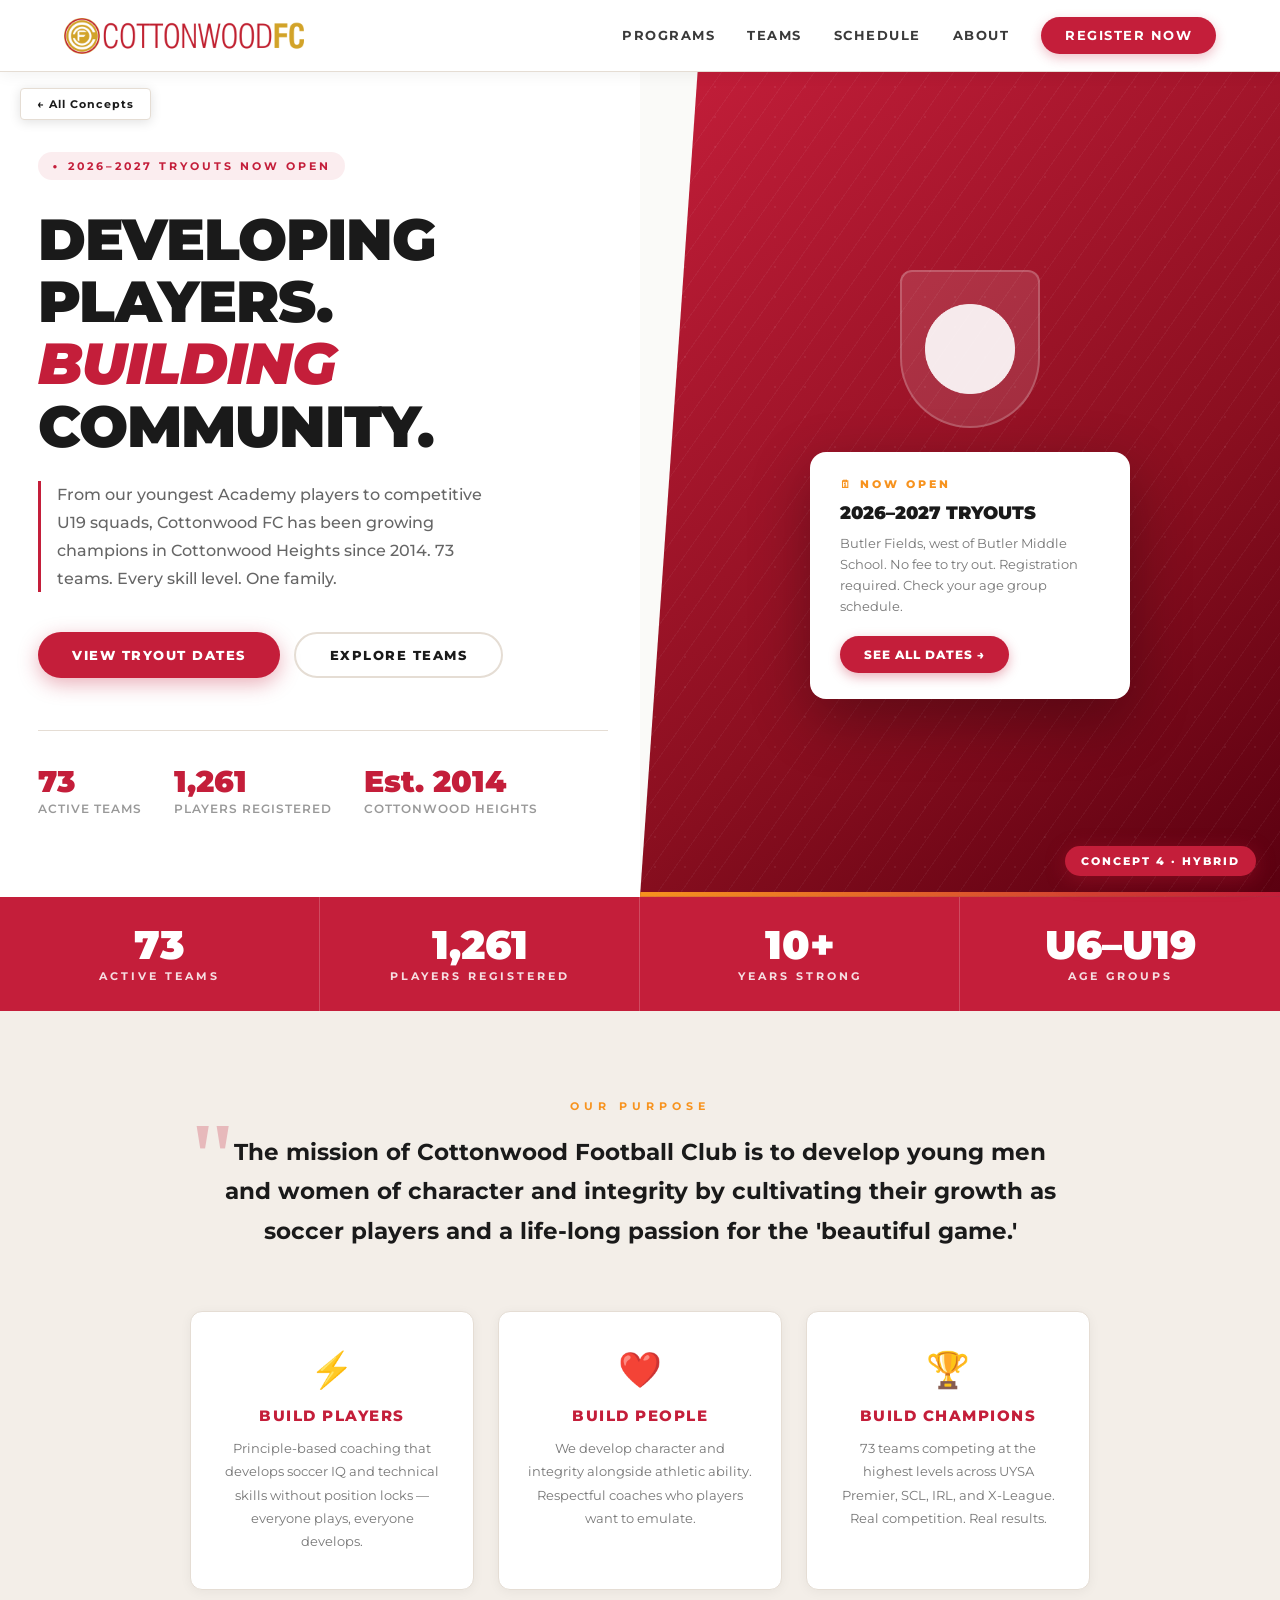
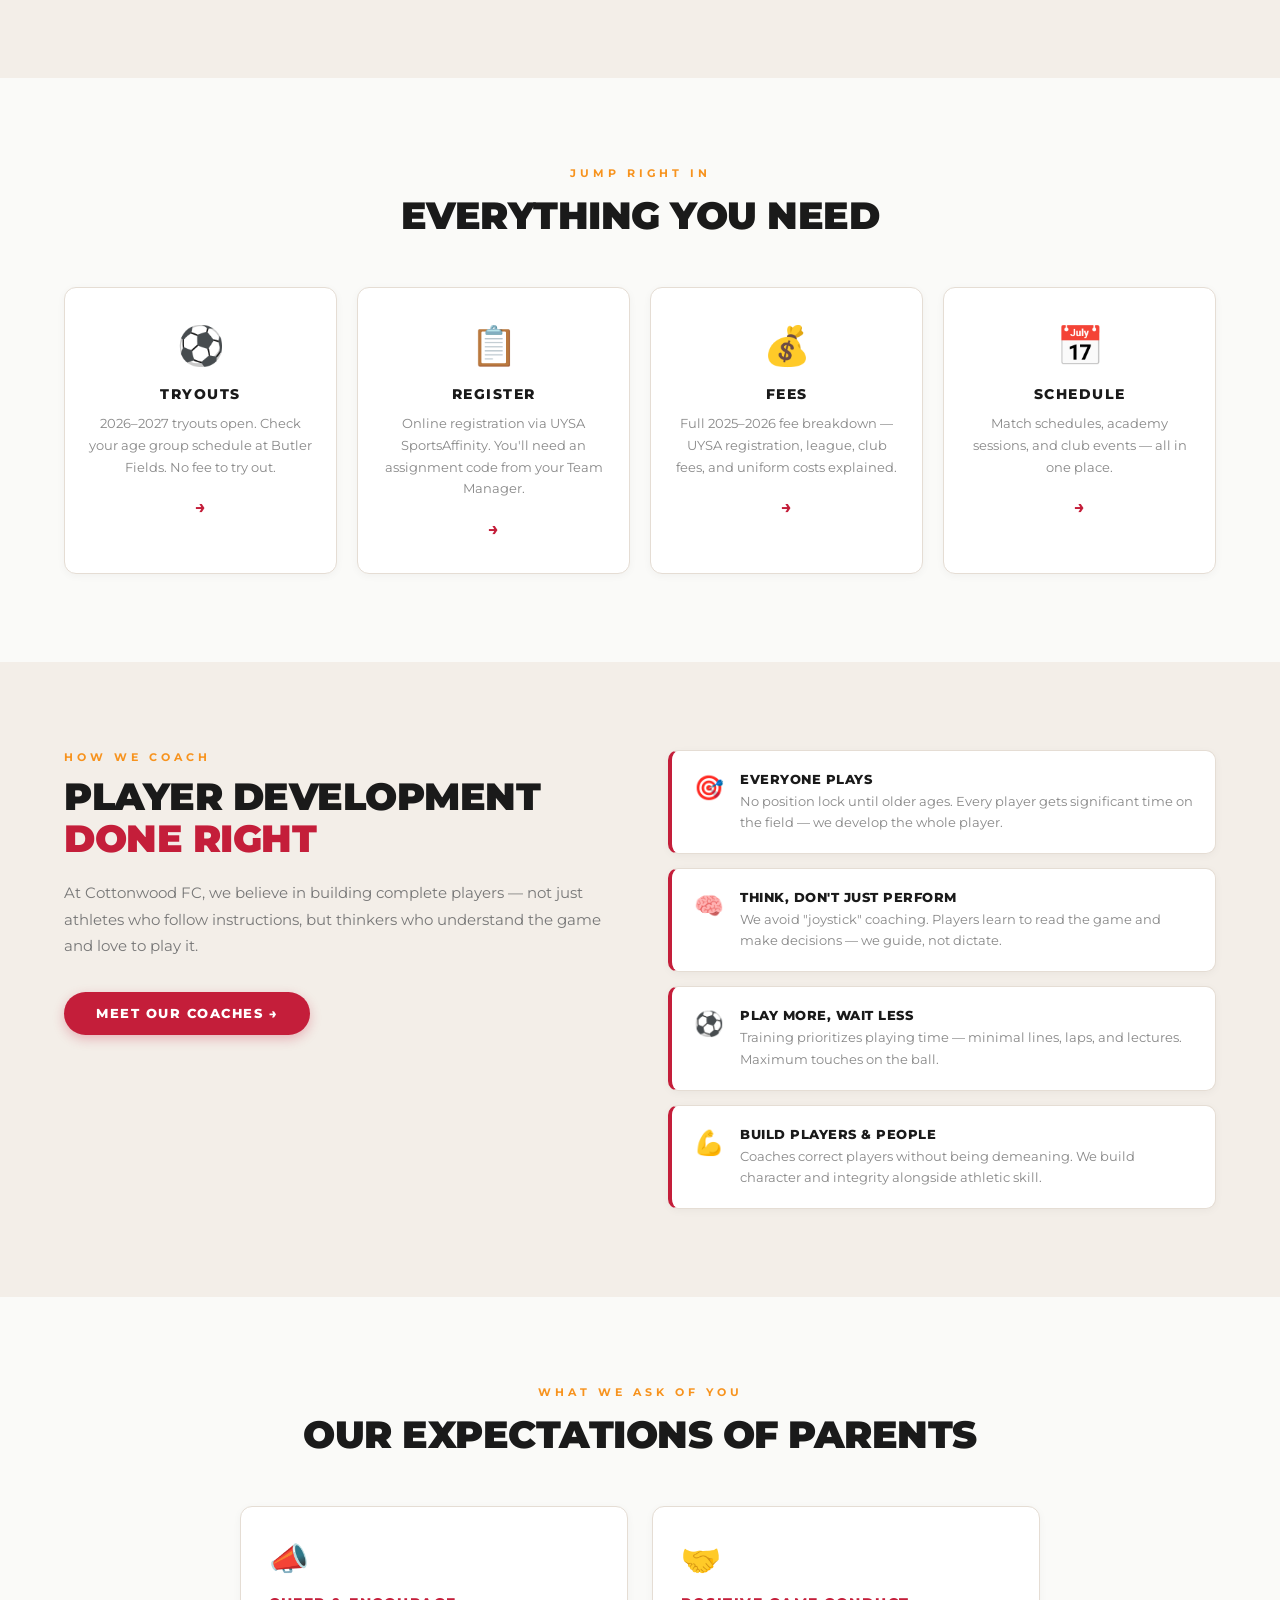
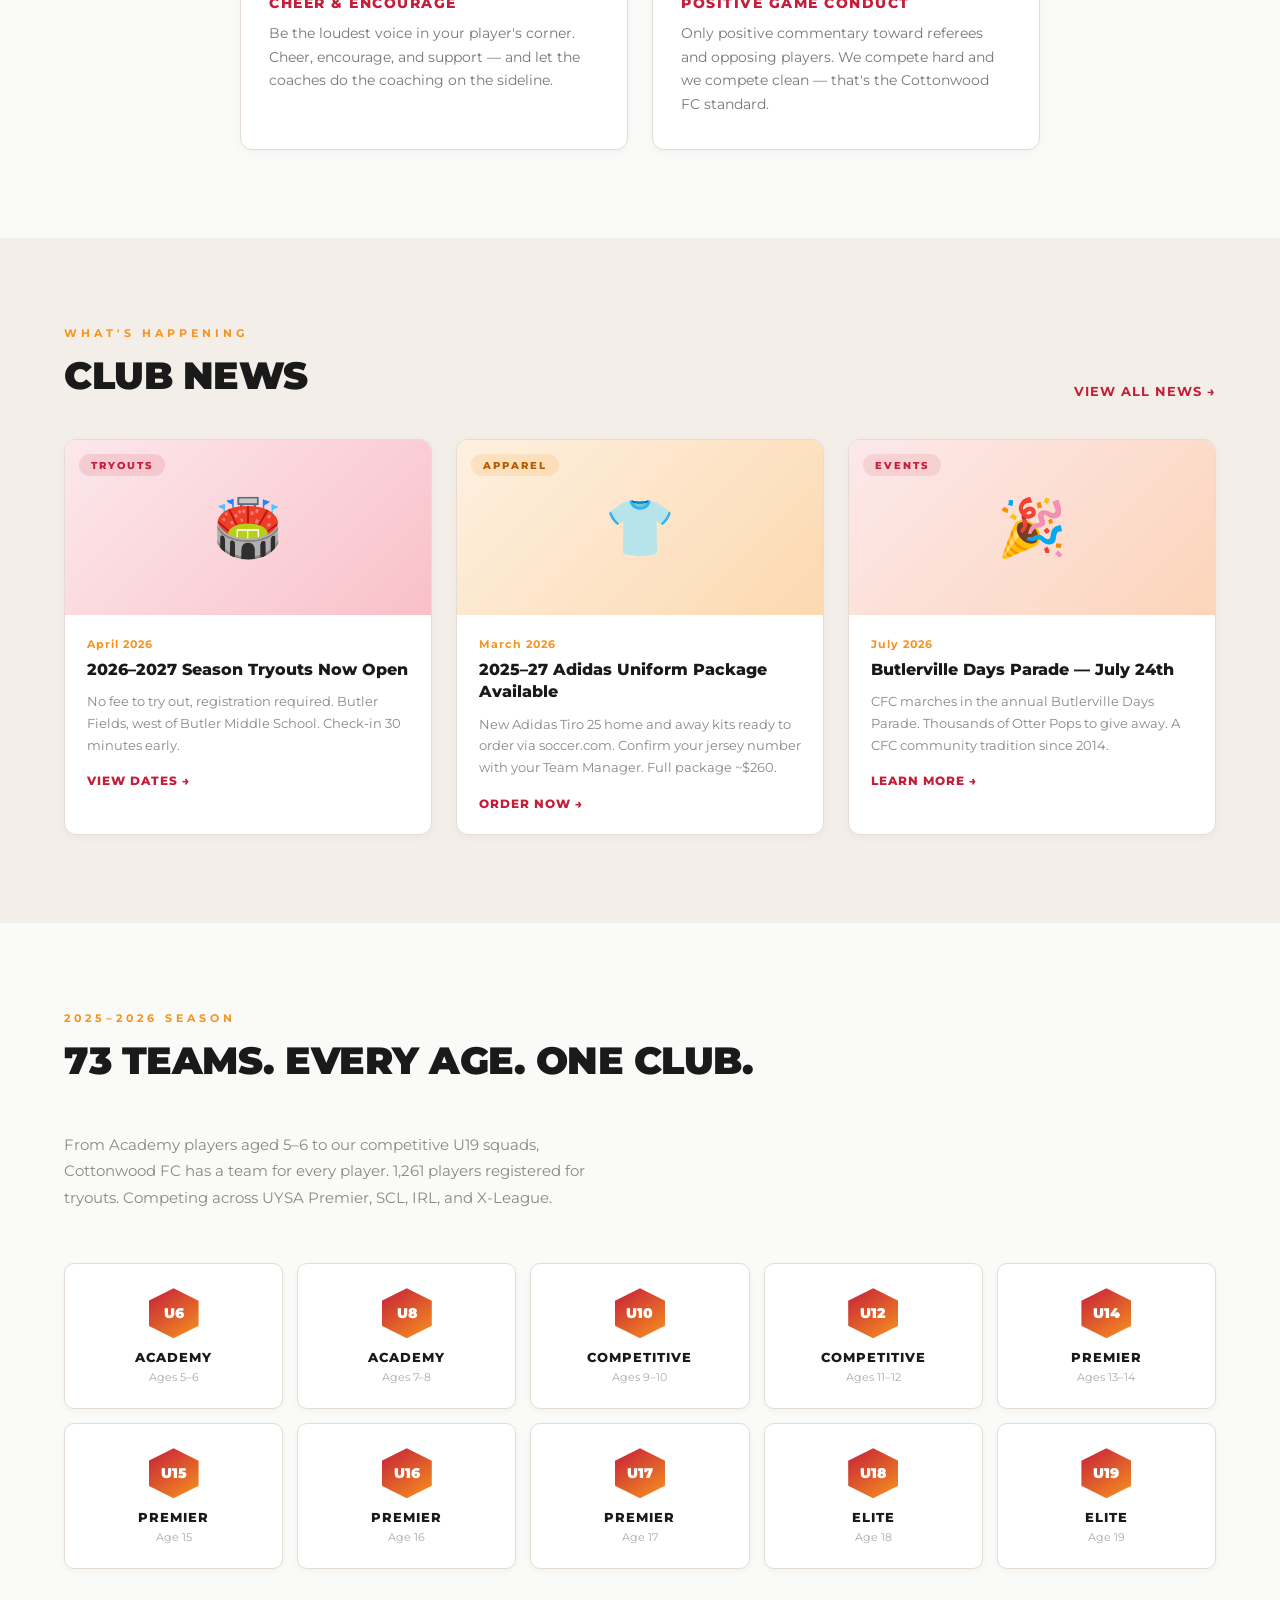
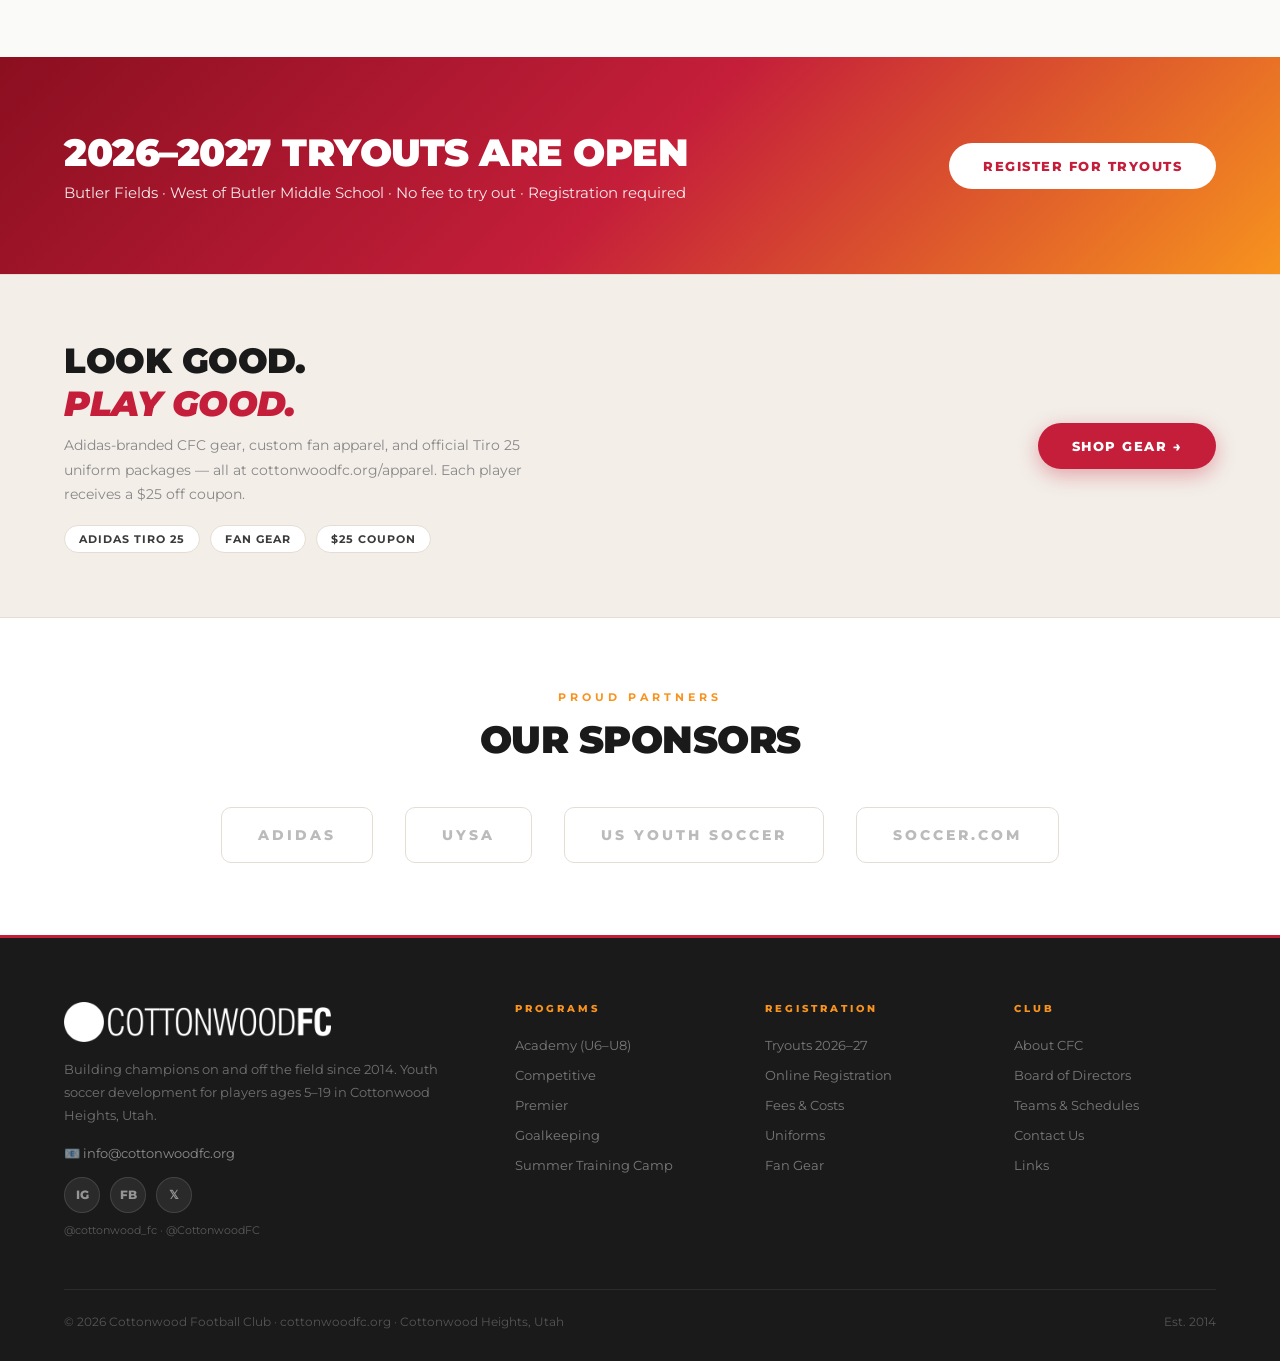
<file: concept4.html>
<!DOCTYPE html>
<html lang="en">
<head>
  <meta charset="UTF-8">
  <meta name="viewport" content="width=device-width, initial-scale=1.0">
  <title>Cottonwood FC — Hybrid Concept</title>
  <link rel="preconnect" href="https://fonts.googleapis.com">
  <link href="https://fonts.googleapis.com/css2?family=Montserrat:ital,wght@0,400;0,500;0,600;0,700;0,800;0,900;1,800&display=swap" rel="stylesheet">
  <style>
    :root {
      --red: #C41E3A;
      --red-hover: #A5182F;
      --orange: #F7931E;
      --dark: #1A1A1A;
      --body: #3A3A3A;
      --warm-white: #FAFAF8;
      --light: #F3EEE8;
      --border: #E5DDD4;
      --white: #FFFFFF;
      --dim: rgba(255,255,255,0.6);
    }
    * { margin: 0; padding: 0; box-sizing: border-box; }
    html { scroll-behavior: smooth; }
    body { font-family: 'Montserrat', sans-serif; background: var(--warm-white); color: var(--body); overflow-x: hidden; }

    /* ── NAV ── */
    nav {
      position: sticky; top: 0; z-index: 200;
      background: white; border-bottom: 1px solid var(--border);
      box-shadow: 0 2px 16px rgba(0,0,0,0.06);
      display: flex; align-items: center; justify-content: space-between;
      padding: 0 5%; height: 72px;
    }
    .nav-logo { display: flex; align-items: center; text-decoration: none; }
    .nav-logo img { height: 36px; width: auto; }
    .nav-links { display: flex; align-items: center; gap: 32px; }
    .nav-links a { color: var(--body); text-decoration: none; font-size: 0.8rem; font-weight: 700; letter-spacing: 1.5px; text-transform: uppercase; transition: color 0.2s; }
    .nav-links a:hover { color: var(--red); }
    .nav-btn {
      background: var(--red) !important; color: white !important;
      padding: 11px 24px; border-radius: 28px;
      box-shadow: 0 4px 12px rgba(196,30,58,0.28);
      transition: background 0.2s !important;
    }
    .nav-btn:hover { background: var(--orange) !important; }
    .nav-hamburger { display: none; flex-direction: column; gap: 5px; cursor: pointer; }
    .nav-hamburger span { display: block; width: 24px; height: 2px; background: var(--dark); }

    /* ── HERO ── */
    .hero { display: grid; grid-template-columns: 1fr 1fr; min-height: 88vh; overflow: hidden; }

    .hero-left {
      background: white; padding: 80px 5% 80px 6%;
      display: flex; flex-direction: column; justify-content: center;
    }
    .hero-tag {
      display: inline-flex; align-items: center; gap: 8px;
      background: rgba(196,30,58,0.08); color: var(--red);
      font-size: 0.7rem; font-weight: 700; letter-spacing: 3px; text-transform: uppercase;
      padding: 7px 14px; border-radius: 20px; margin-bottom: 28px; width: fit-content;
    }
    .hero-tag::before { content: '●'; font-size: 0.5rem; }
    h1.hero-headline {
      font-size: clamp(2.4rem, 4.5vw, 4.2rem);
      font-weight: 900; line-height: 1.08; color: var(--dark);
      margin-bottom: 24px; letter-spacing: -1px; text-transform: uppercase;
    }
    h1.hero-headline em { font-style: italic; color: var(--red); }
    .hero-mission {
      font-size: 0.97rem; color: #666; line-height: 1.8;
      max-width: 460px; margin-bottom: 40px; font-weight: 500;
      border-left: 3px solid var(--red); padding-left: 16px;
    }
    .hero-actions { display: flex; gap: 14px; flex-wrap: wrap; }
    .btn-primary {
      display: inline-block; padding: 15px 34px;
      background: var(--red); color: white;
      font-size: 0.82rem; font-weight: 800; letter-spacing: 1.5px; text-transform: uppercase;
      text-decoration: none; border-radius: 28px;
      box-shadow: 0 6px 20px rgba(196,30,58,0.35);
      transition: transform 0.2s, box-shadow 0.2s, background 0.2s;
    }
    .btn-primary:hover { transform: translateY(-2px); box-shadow: 0 10px 30px rgba(196,30,58,0.45); background: var(--red-hover); }
    .btn-outline {
      display: inline-block; padding: 13px 34px;
      border: 2px solid var(--border); color: var(--dark);
      font-size: 0.82rem; font-weight: 800; letter-spacing: 1.5px; text-transform: uppercase;
      text-decoration: none; border-radius: 28px;
      transition: border-color 0.2s, background 0.2s;
    }
    .btn-outline:hover { border-color: var(--red); background: rgba(196,30,58,0.04); }
    .hero-badges { display: flex; gap: 32px; margin-top: 52px; padding-top: 36px; border-top: 1px solid var(--border); }
    .hero-badge strong { display: block; font-size: 1.9rem; font-weight: 900; color: var(--red); line-height: 1; }
    .hero-badge span { font-size: 0.72rem; color: #999; font-weight: 600; letter-spacing: 1px; text-transform: uppercase; }

    .hero-right {
      background: linear-gradient(145deg, var(--red) 0%, #8B0F20 60%, #5A0010 100%);
      position: relative; overflow: hidden;
      display: flex; flex-direction: column; justify-content: center; align-items: center; gap: 24px;
      padding: 60px 40px 60px 60px;
      clip-path: polygon(9% 0, 100% 0, 100% 100%, 0% 100%);
    }
    .hero-right-pattern {
      position: absolute; inset: 0;
      background-image:
        repeating-linear-gradient(
          -55deg,
          transparent, transparent 18px,
          rgba(255,255,255,0.045) 18px, rgba(255,255,255,0.045) 19px
        ),
        radial-gradient(circle, rgba(255,255,255,0.06) 1px, transparent 1px);
      background-size: 100% 100%, 30px 30px;
    }
    .hero-shield {
      position: relative; z-index: 2;
      width: 140px; height: 158px;
      background: rgba(255,255,255,0.12); border-radius: 12px 12px 70px 70px;
      border: 2px solid rgba(255,255,255,0.2);
      display: flex; flex-direction: column; align-items: center; justify-content: center; gap: 6px;
    }
    .hero-shield img { width: 90px; height: auto; filter: brightness(0) invert(1); opacity: 0.9; }
    .hero-announcement {
      position: relative; z-index: 2;
      background: white; border-radius: 16px; padding: 26px 30px;
      max-width: 320px; width: 100%;
      box-shadow: 0 20px 60px rgba(0,0,0,0.3);
    }
    .announce-label { font-size: 0.66rem; font-weight: 800; letter-spacing: 3px; text-transform: uppercase; color: var(--orange); margin-bottom: 10px; }
    .announce-title { font-size: 1.15rem; font-weight: 900; color: var(--dark); margin-bottom: 8px; line-height: 1.3; text-transform: uppercase; }
    .announce-detail { font-size: 0.8rem; color: #777; line-height: 1.65; margin-bottom: 18px; }
    .announce-btn {
      display: inline-block; padding: 11px 24px;
      background: var(--red); color: white; font-size: 0.78rem; font-weight: 800;
      border-radius: 24px; text-decoration: none; text-transform: uppercase; letter-spacing: 1px;
      box-shadow: 0 4px 12px rgba(196,30,58,0.35);
    }
    .hero-orange-bar {
      position: absolute; bottom: 0; left: 0; right: 0; height: 5px;
      background: linear-gradient(90deg, var(--orange), var(--red));
    }

    /* ── STATS BAR ── */
    .stats-bar {
      background: var(--red);
      display: grid; grid-template-columns: repeat(4, 1fr);
    }
    .stat { padding: 28px 20px; text-align: center; border-right: 1px solid rgba(255,255,255,0.2); color: white; }
    .stat:last-child { border-right: none; }
    .stat-num { font-size: 2.5rem; font-weight: 900; line-height: 1; margin-bottom: 5px; }
    .stat-lbl { font-size: 0.67rem; font-weight: 700; letter-spacing: 3px; text-transform: uppercase; opacity: 0.85; }

    /* ── SHARED SECTION ── */
    section { padding: 88px 5%; }
    .sec-eyebrow { font-size: 0.68rem; font-weight: 700; letter-spacing: 4px; color: var(--orange); text-transform: uppercase; margin-bottom: 12px; }
    .sec-title { font-size: clamp(1.8rem, 3vw, 2.6rem); font-weight: 900; text-transform: uppercase; letter-spacing: -0.5px; margin-bottom: 48px; color: var(--dark); }
    .sec-title.centered, .sec-eyebrow.centered { text-align: center; }

    /* ── MISSION ── */
    .mission-sect { background: var(--light); }
    .mission-inner { max-width: 900px; margin: 0 auto; text-align: center; }
    .mission-eyebrow { font-size: 0.68rem; font-weight: 700; letter-spacing: 5px; color: var(--orange); text-transform: uppercase; margin-bottom: 20px; }
    .mission-quote {
      font-size: clamp(1.1rem, 2vw, 1.45rem);
      font-weight: 700; line-height: 1.7; color: var(--dark);
      margin-bottom: 60px; position: relative; padding: 0 28px;
    }
    .mission-quote::before {
      content: '"'; position: absolute; left: -4px; top: -24px;
      font-size: 6rem; color: var(--red); line-height: 1; opacity: 0.25;
      font-family: Georgia, serif;
    }
    .mission-pillars { display: grid; grid-template-columns: repeat(3, 1fr); gap: 24px; }
    .pillar {
      background: white; border: 1px solid var(--border);
      border-radius: 12px; padding: 36px 28px; text-align: center;
      box-shadow: 0 2px 12px rgba(0,0,0,0.05);
      transition: transform 0.25s, box-shadow 0.25s, border-color 0.25s;
      position: relative; overflow: hidden;
    }
    .pillar::after {
      content: ''; position: absolute; bottom: 0; left: 0; right: 0; height: 3px;
      background: linear-gradient(90deg, var(--red), var(--orange));
      transform: scaleX(0); transform-origin: left; transition: transform 0.3s;
    }
    .pillar:hover { transform: translateY(-4px); box-shadow: 0 12px 32px rgba(0,0,0,0.1); border-color: rgba(196,30,58,0.2); }
    .pillar:hover::after { transform: scaleX(1); }
    .pillar-icon { font-size: 2.2rem; margin-bottom: 16px; }
    .pillar h3 { font-size: 0.92rem; font-weight: 800; letter-spacing: 1.5px; text-transform: uppercase; margin-bottom: 12px; color: var(--red); }
    .pillar p { font-size: 0.83rem; color: #777; line-height: 1.75; }

    /* ── QUICK ACTIONS ── */
    .quick { background: var(--warm-white); }
    .actions-grid { display: grid; grid-template-columns: repeat(4, 1fr); gap: 20px; }
    .action-card {
      background: white; border: 1px solid var(--border);
      border-radius: 12px; padding: 34px 22px; text-align: center;
      text-decoration: none; color: var(--dark);
      transition: transform 0.25s, box-shadow 0.25s, border-color 0.25s;
      box-shadow: 0 2px 8px rgba(0,0,0,0.04);
      position: relative; overflow: hidden;
    }
    .action-card::after {
      content: ''; position: absolute; bottom: 0; left: 0; right: 0; height: 3px;
      background: linear-gradient(90deg, var(--red), var(--orange));
      transform: scaleX(0); transform-origin: left; transition: transform 0.3s;
    }
    .action-card:hover { transform: translateY(-5px); box-shadow: 0 12px 32px rgba(0,0,0,0.1); border-color: rgba(196,30,58,0.25); }
    .action-card:hover::after { transform: scaleX(1); }
    .action-icon { font-size: 2.4rem; margin-bottom: 16px; }
    .action-card h3 { font-size: 0.88rem; font-weight: 800; letter-spacing: 1.5px; text-transform: uppercase; margin-bottom: 10px; color: var(--dark); }
    .action-card p { font-size: 0.82rem; color: #888; line-height: 1.65; }
    .action-arrow { margin-top: 18px; color: var(--red); font-size: 1.1rem; font-weight: 700; }

    /* ── DEVELOPMENT PHILOSOPHY ── */
    .dev-sect { background: var(--light); }
    .dev-grid { display: grid; grid-template-columns: 1fr 1fr; gap: 56px; align-items: start; }
    .dev-left h2 {
      font-size: clamp(1.8rem, 3vw, 2.6rem); font-weight: 900;
      text-transform: uppercase; letter-spacing: -0.5px; margin-bottom: 20px;
      line-height: 1.1; color: var(--dark);
    }
    .dev-left h2 span { color: var(--red); }
    .dev-intro { font-size: 0.92rem; color: #777; line-height: 1.8; margin-bottom: 32px; }
    .dev-cta {
      display: inline-block; padding: 14px 32px;
      background: var(--red); color: white;
      font-size: 0.8rem; font-weight: 800; letter-spacing: 1.5px; text-transform: uppercase;
      text-decoration: none; border-radius: 28px;
      box-shadow: 0 4px 12px rgba(196,30,58,0.28);
      transition: background 0.2s;
    }
    .dev-cta:hover { background: var(--orange); }
    .dev-principles { display: flex; flex-direction: column; gap: 14px; }
    .principle {
      display: flex; align-items: flex-start; gap: 16px;
      background: white; border: 1px solid var(--border);
      border-radius: 10px; padding: 20px 22px;
      border-left: 4px solid var(--red);
      box-shadow: 0 2px 8px rgba(0,0,0,0.04);
      transition: border-left-color 0.2s, box-shadow 0.2s;
    }
    .principle:hover { border-left-color: var(--orange); box-shadow: 0 6px 20px rgba(0,0,0,0.08); }
    .principle-icon { font-size: 1.5rem; flex-shrink: 0; margin-top: 2px; }
    .principle-text strong { display: block; font-size: 0.83rem; font-weight: 800; color: var(--dark); margin-bottom: 4px; text-transform: uppercase; letter-spacing: 0.5px; }
    .principle-text p { font-size: 0.8rem; color: #888; line-height: 1.65; }

    /* ── PARENT EXPECTATIONS ── */
    .parents-sect { background: var(--warm-white); }
    .parents-inner { max-width: 800px; margin: 0 auto; }
    .parents-grid { display: grid; grid-template-columns: repeat(2, 1fr); gap: 24px; }
    .parent-card {
      background: white; border: 1px solid var(--border);
      border-radius: 12px; padding: 32px 28px;
      box-shadow: 0 2px 8px rgba(0,0,0,0.04);
      transition: transform 0.2s, box-shadow 0.2s;
    }
    .parent-card:hover { transform: translateY(-3px); box-shadow: 0 10px 28px rgba(0,0,0,0.08); }
    .parent-icon { font-size: 2rem; margin-bottom: 16px; }
    .parent-card h3 { font-size: 0.88rem; font-weight: 800; letter-spacing: 1.5px; text-transform: uppercase; color: var(--red); margin-bottom: 10px; }
    .parent-card p { font-size: 0.85rem; color: #777; line-height: 1.75; }

    /* ── NEWS ── */
    .news-sect { background: var(--light); }
    .news-header { display: flex; align-items: flex-end; justify-content: space-between; margin-bottom: 40px; }
    .view-all { font-size: 0.8rem; font-weight: 700; color: var(--red); text-decoration: none; letter-spacing: 1px; text-transform: uppercase; }
    .view-all:hover { text-decoration: underline; }
    .news-grid { display: grid; grid-template-columns: repeat(3, 1fr); gap: 24px; }
    .news-card {
      background: white; border-radius: 12px; overflow: hidden;
      border: 1px solid var(--border);
      box-shadow: 0 2px 8px rgba(0,0,0,0.04);
      transition: transform 0.2s, box-shadow 0.2s;
    }
    .news-card:hover { transform: translateY(-4px); box-shadow: 0 12px 32px rgba(0,0,0,0.1); }
    .news-thumb { height: 175px; position: relative; display: flex; align-items: center; justify-content: center; }
    .news-thumb.t1 { background: linear-gradient(135deg, #fce8eb, #f9c0c9); }
    .news-thumb.t2 { background: linear-gradient(135deg, #fef0e0, #fcd9b0); }
    .news-thumb.t3 { background: linear-gradient(135deg, #fce8eb, #fcd5ba); }
    .news-emoji { font-size: 3.5rem; }
    .news-badge {
      position: absolute; top: 14px; left: 14px;
      font-size: 0.62rem; font-weight: 800; letter-spacing: 2px; text-transform: uppercase;
      padding: 5px 12px; border-radius: 20px;
    }
    .badge-red { background: rgba(196,30,58,0.12); color: var(--red); }
    .badge-orange { background: rgba(247,147,30,0.15); color: #b85a00; }
    .badge-warm { background: rgba(196,30,58,0.1); color: var(--red); }
    .news-body { padding: 22px; }
    .news-date { font-size: 0.7rem; color: var(--orange); font-weight: 700; letter-spacing: 1px; margin-bottom: 8px; }
    .news-ttl { font-size: 1rem; font-weight: 800; line-height: 1.4; margin-bottom: 10px; color: var(--dark); }
    .news-exc { font-size: 0.82rem; color: #888; line-height: 1.65; margin-bottom: 14px; }
    .news-link { font-size: 0.75rem; font-weight: 800; color: var(--red); text-decoration: none; letter-spacing: 1px; text-transform: uppercase; }
    .news-link:hover { text-decoration: underline; }

    /* ── AGE GROUPS ── */
    .age-sect { background: var(--warm-white); }
    .age-intro { max-width: 560px; color: #888; line-height: 1.8; font-size: 0.92rem; margin-bottom: 52px; }
    .age-grid { display: grid; grid-template-columns: repeat(5, 1fr); gap: 14px; }
    .age-card {
      background: white; border: 1px solid var(--border);
      border-radius: 10px; padding: 24px 14px; text-align: center;
      text-decoration: none; color: var(--dark);
      box-shadow: 0 2px 6px rgba(0,0,0,0.04);
      transition: all 0.25s;
    }
    .age-card:hover { background: var(--red); border-color: var(--red); transform: translateY(-4px); color: white; box-shadow: 0 10px 28px rgba(196,30,58,0.3); }
    .age-hex {
      width: 50px; height: 50px;
      background: linear-gradient(145deg, var(--red), var(--orange));
      clip-path: polygon(50% 0%, 100% 25%, 100% 75%, 50% 100%, 0% 75%, 0% 25%);
      display: flex; align-items: center; justify-content: center;
      font-size: 0.85rem; font-weight: 900; color: white; margin: 0 auto 12px;
    }
    .age-name { font-size: 0.8rem; font-weight: 800; letter-spacing: 1px; text-transform: uppercase; margin-bottom: 5px; }
    .age-detail { font-size: 0.7rem; color: #aaa; }
    .age-card:hover .age-detail { color: rgba(255,255,255,0.7); }

    /* ── TRYOUTS BAND ── */
    .tryouts-band {
      background: linear-gradient(135deg, #8B0F20, var(--red), var(--orange));
      padding: 72px 5%; display: flex; align-items: center; justify-content: space-between; gap: 32px;
      color: white;
    }
    .tryouts-band h2 { font-size: clamp(1.6rem, 3vw, 2.4rem); font-weight: 900; text-transform: uppercase; letter-spacing: -0.5px; }
    .tryouts-band p { margin-top: 8px; opacity: 0.9; font-size: 0.92rem; }
    .btn-white { display: inline-block; padding: 15px 34px; background: white; color: var(--red); font-size: 0.82rem; font-weight: 800; letter-spacing: 1.5px; text-transform: uppercase; text-decoration: none; border-radius: 28px; white-space: nowrap; transition: background 0.2s, color 0.2s; }
    .btn-white:hover { background: var(--dark); color: white; }

    /* ── APPAREL ── */
    .apparel-band {
      background: var(--light);
      padding: 64px 5%; display: flex; align-items: center; justify-content: space-between; gap: 32px;
      border-top: 1px solid var(--border); border-bottom: 1px solid var(--border);
    }
    .apparel-slogan { font-size: clamp(1.4rem, 3vw, 2.2rem); font-weight: 900; text-transform: uppercase; letter-spacing: -0.5px; color: var(--dark); margin-bottom: 8px; }
    .apparel-slogan em { font-style: italic; color: var(--red); }
    .apparel-desc { font-size: 0.9rem; color: #888; line-height: 1.7; max-width: 480px; }
    .apparel-tags { display: flex; gap: 10px; margin-top: 18px; flex-wrap: wrap; }
    .apparel-tag {
      background: white; border: 1px solid var(--border);
      padding: 6px 14px; border-radius: 20px;
      font-size: 0.7rem; font-weight: 700; letter-spacing: 1px; text-transform: uppercase; color: var(--body);
    }

    /* ── SPONSORS ── */
    .sponsors-sect { background: white; text-align: center; padding: 72px 5%; }
    .sponsor-strip { display: flex; align-items: center; justify-content: center; gap: 32px; flex-wrap: wrap; margin-top: 44px; }
    .sponsor-box {
      padding: 18px 36px; border: 1.5px solid var(--border); border-radius: 10px;
      font-size: 0.9rem; font-weight: 800; letter-spacing: 3px; color: #bbb; text-transform: uppercase;
      transition: color 0.2s, border-color 0.2s;
    }
    .sponsor-box:hover { color: var(--dark); border-color: var(--dark); }

    /* ── FOOTER ── */
    footer { background: var(--dark); border-top: 3px solid var(--red); padding: 64px 5% 32px; }
    .footer-grid { display: grid; grid-template-columns: 2fr 1fr 1fr 1fr; gap: 48px; margin-bottom: 52px; }
    .f-logo img { height: 40px; width: auto; margin-bottom: 16px; display: block; filter: brightness(0) invert(1); }
    .f-desc { font-size: 0.82rem; color: rgba(255,255,255,0.38); line-height: 1.75; margin-bottom: 18px; }
    .f-contact { font-size: 0.82rem; color: rgba(255,255,255,0.5); }
    .social-row { display: flex; gap: 10px; margin-top: 16px; }
    .social-btn {
      width: 36px; height: 36px; border-radius: 50%;
      background: rgba(255,255,255,0.07); border: 1px solid rgba(255,255,255,0.12);
      display: flex; align-items: center; justify-content: center;
      text-decoration: none; color: rgba(255,255,255,0.5);
      font-size: 0.72rem; font-weight: 800;
      transition: background 0.2s, color 0.2s;
    }
    .social-btn:hover { background: var(--red); color: white; border-color: var(--red); }
    .social-handle { font-size: 0.7rem; color: rgba(255,255,255,0.28); margin-top: 10px; }
    .f-col h4 { font-size: 0.65rem; font-weight: 800; letter-spacing: 3px; text-transform: uppercase; color: var(--orange); margin-bottom: 20px; }
    .f-col ul { list-style: none; }
    .f-col ul li { margin-bottom: 11px; }
    .f-col ul li a { font-size: 0.82rem; color: rgba(255,255,255,0.42); text-decoration: none; transition: color 0.2s; }
    .f-col ul li a:hover { color: white; }
    .footer-bottom { border-top: 1px solid rgba(255,255,255,0.08); padding-top: 24px; display: flex; justify-content: space-between; align-items: center; flex-wrap: wrap; gap: 10px; }
    .footer-bottom p { font-size: 0.77rem; color: rgba(255,255,255,0.26); }

    /* ── BADGES ── */
    .concept-badge {
      position: fixed; bottom: 24px; right: 24px; z-index: 999;
      background: var(--red); color: white;
      font-size: 0.68rem; font-weight: 800; letter-spacing: 2px; text-transform: uppercase;
      padding: 8px 16px; border-radius: 20px;
      box-shadow: 0 4px 20px rgba(196,30,58,0.35);
    }
    .back-link {
      position: fixed; top: 88px; left: 20px; z-index: 999;
      background: white; color: var(--dark); font-size: 0.7rem; font-weight: 700; letter-spacing: 1px;
      padding: 8px 16px; border-radius: 4px; text-decoration: none;
      box-shadow: 0 2px 12px rgba(0,0,0,0.12); border: 1px solid var(--border);
    }
    .back-link:hover { background: var(--red); color: white; border-color: var(--red); }

    /* ── MOBILE ── */
    @media (max-width: 900px) {
      .nav-links { display: none; }
      .nav-hamburger { display: flex; }
      .hero { grid-template-columns: 1fr; }
      .hero-right { min-height: 360px; }
      .stats-bar { grid-template-columns: repeat(2, 1fr); }
      .stat { border-bottom: 1px solid rgba(255,255,255,0.2); }
      .mission-pillars { grid-template-columns: 1fr; }
      .actions-grid { grid-template-columns: repeat(2, 1fr); }
      .dev-grid { grid-template-columns: 1fr; }
      .parents-grid { grid-template-columns: 1fr; }
      .news-grid { grid-template-columns: 1fr; }
      .age-grid { grid-template-columns: repeat(3, 1fr); }
      .footer-grid { grid-template-columns: 1fr 1fr; }
      .tryouts-band, .apparel-band { flex-direction: column; text-align: center; }
    }
    @media (max-width: 480px) {
      section { padding: 60px 5%; }
      .age-grid { grid-template-columns: repeat(2, 1fr); }
      .footer-grid { grid-template-columns: 1fr; }
    }
  </style>
</head>
<body>

<a href="index.html" class="back-link">← All Concepts</a>
<div class="concept-badge">Concept 4 · Hybrid</div>

<!-- NAV -->
<nav>
  <a href="#" class="nav-logo">
    <img src="cfc-logo-long.png" alt="Cottonwood FC">
  </a>
  <div class="nav-links">
    <a href="#">Programs</a>
    <a href="#">Teams</a>
    <a href="#">Schedule</a>
    <a href="#">About</a>
    <a href="#" class="nav-btn">Register Now</a>
  </div>
  <div class="nav-hamburger"><span></span><span></span><span></span></div>
</nav>

<!-- HERO -->
<div class="hero">
  <div class="hero-left">
    <div class="hero-tag">2026–2027 Tryouts Now Open</div>
    <h1 class="hero-headline">Developing Players.<br><em>Building</em><br>Community.</h1>
    <p class="hero-mission">From our youngest Academy players to competitive U19 squads, Cottonwood FC has been growing champions in Cottonwood Heights since 2014. 73 teams. Every skill level. One family.</p>
    <div class="hero-actions">
      <a href="#" class="btn-primary">View Tryout Dates</a>
      <a href="#" class="btn-outline">Explore Teams</a>
    </div>
    <div class="hero-badges">
      <div class="hero-badge"><strong>73</strong><span>Active Teams</span></div>
      <div class="hero-badge"><strong>1,261</strong><span>Players Registered</span></div>
      <div class="hero-badge"><strong>Est. 2014</strong><span>Cottonwood Heights</span></div>
    </div>
  </div>
  <div class="hero-right">
    <div class="hero-right-pattern"></div>
    <div class="hero-shield">
      <img src="cfc-badge.png" alt="CFC">
    </div>
    <div class="hero-announcement">
      <div class="announce-label">🗓 Now Open</div>
      <div class="announce-title">2026–2027 Tryouts</div>
      <div class="announce-detail">Butler Fields, west of Butler Middle School. No fee to try out. Registration required. Check your age group schedule.</div>
      <a href="#" class="announce-btn">See All Dates →</a>
    </div>
    <div class="hero-orange-bar"></div>
  </div>
</div>

<!-- STATS BAR -->
<div class="stats-bar">
  <div class="stat"><div class="stat-num">73</div><div class="stat-lbl">Active Teams</div></div>
  <div class="stat"><div class="stat-num">1,261</div><div class="stat-lbl">Players Registered</div></div>
  <div class="stat"><div class="stat-num">10+</div><div class="stat-lbl">Years Strong</div></div>
  <div class="stat"><div class="stat-num">U6–U19</div><div class="stat-lbl">Age Groups</div></div>
</div>

<!-- MISSION -->
<section class="mission-sect">
  <div class="mission-inner">
    <div class="mission-eyebrow">Our Purpose</div>
    <p class="mission-quote">The mission of Cottonwood Football Club is to develop young men and women of character and integrity by cultivating their growth as soccer players and a life-long passion for the 'beautiful game.'</p>
    <div class="mission-pillars">
      <div class="pillar">
        <div class="pillar-icon">⚡</div>
        <h3>Build Players</h3>
        <p>Principle-based coaching that develops soccer IQ and technical skills without position locks — everyone plays, everyone develops.</p>
      </div>
      <div class="pillar">
        <div class="pillar-icon">❤️</div>
        <h3>Build People</h3>
        <p>We develop character and integrity alongside athletic ability. Respectful coaches who players want to emulate.</p>
      </div>
      <div class="pillar">
        <div class="pillar-icon">🏆</div>
        <h3>Build Champions</h3>
        <p>73 teams competing at the highest levels across UYSA Premier, SCL, IRL, and X-League. Real competition. Real results.</p>
      </div>
    </div>
  </div>
</section>

<!-- QUICK ACTIONS -->
<section class="quick">
  <div class="sec-eyebrow centered">Jump Right In</div>
  <div class="sec-title centered">Everything You Need</div>
  <div class="actions-grid">
    <a href="#" class="action-card">
      <div class="action-icon">⚽</div>
      <h3>Tryouts</h3>
      <p>2026–2027 tryouts open. Check your age group schedule at Butler Fields. No fee to try out.</p>
      <div class="action-arrow">→</div>
    </a>
    <a href="#" class="action-card">
      <div class="action-icon">📋</div>
      <h3>Register</h3>
      <p>Online registration via UYSA SportsAffinity. You'll need an assignment code from your Team Manager.</p>
      <div class="action-arrow">→</div>
    </a>
    <a href="#" class="action-card">
      <div class="action-icon">💰</div>
      <h3>Fees</h3>
      <p>Full 2025–2026 fee breakdown — UYSA registration, league, club fees, and uniform costs explained.</p>
      <div class="action-arrow">→</div>
    </a>
    <a href="#" class="action-card">
      <div class="action-icon">📅</div>
      <h3>Schedule</h3>
      <p>Match schedules, academy sessions, and club events — all in one place.</p>
      <div class="action-arrow">→</div>
    </a>
  </div>
</section>

<!-- DEVELOPMENT PHILOSOPHY -->
<section class="dev-sect">
  <div class="dev-grid">
    <div class="dev-left">
      <div class="sec-eyebrow">How We Coach</div>
      <h2>Player Development<br><span>Done Right</span></h2>
      <p class="dev-intro">At Cottonwood FC, we believe in building complete players — not just athletes who follow instructions, but thinkers who understand the game and love to play it.</p>
      <a href="#" class="dev-cta">Meet Our Coaches →</a>
    </div>
    <div class="dev-principles">
      <div class="principle">
        <div class="principle-icon">🎯</div>
        <div class="principle-text">
          <strong>Everyone Plays</strong>
          <p>No position lock until older ages. Every player gets significant time on the field — we develop the whole player.</p>
        </div>
      </div>
      <div class="principle">
        <div class="principle-icon">🧠</div>
        <div class="principle-text">
          <strong>Think, Don't Just Perform</strong>
          <p>We avoid "joystick" coaching. Players learn to read the game and make decisions — we guide, not dictate.</p>
        </div>
      </div>
      <div class="principle">
        <div class="principle-icon">⚽</div>
        <div class="principle-text">
          <strong>Play More, Wait Less</strong>
          <p>Training prioritizes playing time — minimal lines, laps, and lectures. Maximum touches on the ball.</p>
        </div>
      </div>
      <div class="principle">
        <div class="principle-icon">💪</div>
        <div class="principle-text">
          <strong>Build Players &amp; People</strong>
          <p>Coaches correct players without being demeaning. We build character and integrity alongside athletic skill.</p>
        </div>
      </div>
    </div>
  </div>
</section>

<!-- PARENT EXPECTATIONS -->
<section class="parents-sect">
  <div class="parents-inner">
    <div class="sec-eyebrow centered">What We Ask of You</div>
    <div class="sec-title centered">Our Expectations of Parents</div>
    <div class="parents-grid">
      <div class="parent-card">
        <div class="parent-icon">📣</div>
        <h3>Cheer &amp; Encourage</h3>
        <p>Be the loudest voice in your player's corner. Cheer, encourage, and support — and let the coaches do the coaching on the sideline.</p>
      </div>
      <div class="parent-card">
        <div class="parent-icon">🤝</div>
        <h3>Positive Game Conduct</h3>
        <p>Only positive commentary toward referees and opposing players. We compete hard and we compete clean — that's the Cottonwood FC standard.</p>
      </div>
    </div>
  </div>
</section>

<!-- NEWS -->
<section class="news-sect">
  <div class="news-header">
    <div>
      <div class="sec-eyebrow">What's Happening</div>
      <div class="sec-title" style="margin-bottom:0">Club News</div>
    </div>
    <a href="#" class="view-all">View All News →</a>
  </div>
  <div class="news-grid">
    <div class="news-card">
      <div class="news-thumb t1"><div class="news-emoji">🏟️</div><span class="news-badge badge-red">Tryouts</span></div>
      <div class="news-body">
        <div class="news-date">April 2026</div>
        <div class="news-ttl">2026–2027 Season Tryouts Now Open</div>
        <div class="news-exc">No fee to try out, registration required. Butler Fields, west of Butler Middle School. Check-in 30 minutes early.</div>
        <a href="#" class="news-link">View Dates →</a>
      </div>
    </div>
    <div class="news-card">
      <div class="news-thumb t2"><div class="news-emoji">👕</div><span class="news-badge badge-orange">Apparel</span></div>
      <div class="news-body">
        <div class="news-date">March 2026</div>
        <div class="news-ttl">2025–27 Adidas Uniform Package Available</div>
        <div class="news-exc">New Adidas Tiro 25 home and away kits ready to order via soccer.com. Confirm your jersey number with your Team Manager. Full package ~$260.</div>
        <a href="#" class="news-link">Order Now →</a>
      </div>
    </div>
    <div class="news-card">
      <div class="news-thumb t3"><div class="news-emoji">🎉</div><span class="news-badge badge-warm">Events</span></div>
      <div class="news-body">
        <div class="news-date">July 2026</div>
        <div class="news-ttl">Butlerville Days Parade — July 24th</div>
        <div class="news-exc">CFC marches in the annual Butlerville Days Parade. Thousands of Otter Pops to give away. A CFC community tradition since 2014.</div>
        <a href="#" class="news-link">Learn More →</a>
      </div>
    </div>
  </div>
</section>

<!-- AGE GROUPS -->
<section class="age-sect">
  <div class="sec-eyebrow">2025–2026 Season</div>
  <div class="sec-title">73 Teams. Every Age. One Club.</div>
  <p class="age-intro">From Academy players aged 5–6 to our competitive U19 squads, Cottonwood FC has a team for every player. 1,261 players registered for tryouts. Competing across UYSA Premier, SCL, IRL, and X-League.</p>
  <div class="age-grid">
    <a href="#" class="age-card"><div class="age-hex">U6</div><div class="age-name">Academy</div><div class="age-detail">Ages 5–6</div></a>
    <a href="#" class="age-card"><div class="age-hex">U8</div><div class="age-name">Academy</div><div class="age-detail">Ages 7–8</div></a>
    <a href="#" class="age-card"><div class="age-hex">U10</div><div class="age-name">Competitive</div><div class="age-detail">Ages 9–10</div></a>
    <a href="#" class="age-card"><div class="age-hex">U12</div><div class="age-name">Competitive</div><div class="age-detail">Ages 11–12</div></a>
    <a href="#" class="age-card"><div class="age-hex">U14</div><div class="age-name">Premier</div><div class="age-detail">Ages 13–14</div></a>
    <a href="#" class="age-card"><div class="age-hex">U15</div><div class="age-name">Premier</div><div class="age-detail">Age 15</div></a>
    <a href="#" class="age-card"><div class="age-hex">U16</div><div class="age-name">Premier</div><div class="age-detail">Age 16</div></a>
    <a href="#" class="age-card"><div class="age-hex">U17</div><div class="age-name">Premier</div><div class="age-detail">Age 17</div></a>
    <a href="#" class="age-card"><div class="age-hex">U18</div><div class="age-name">Elite</div><div class="age-detail">Age 18</div></a>
    <a href="#" class="age-card"><div class="age-hex">U19</div><div class="age-name">Elite</div><div class="age-detail">Age 19</div></a>
  </div>
</section>

<!-- TRYOUTS BAND -->
<div class="tryouts-band">
  <div>
    <h2>2026–2027 Tryouts Are Open</h2>
    <p>Butler Fields · West of Butler Middle School · No fee to try out · Registration required</p>
  </div>
  <a href="#" class="btn-white">Register for Tryouts</a>
</div>

<!-- APPAREL -->
<div class="apparel-band">
  <div>
    <div class="apparel-slogan">Look Good.<br><em>Play Good.</em></div>
    <p class="apparel-desc">Adidas-branded CFC gear, custom fan apparel, and official Tiro 25 uniform packages — all at cottonwoodfc.org/apparel. Each player receives a $25 off coupon.</p>
    <div class="apparel-tags">
      <span class="apparel-tag">Adidas Tiro 25</span>
      <span class="apparel-tag">Fan Gear</span>
      <span class="apparel-tag">$25 Coupon</span>
    </div>
  </div>
  <a href="#" class="btn-primary">Shop Gear →</a>
</div>

<!-- SPONSORS -->
<section class="sponsors-sect">
  <div class="sec-eyebrow centered">Proud Partners</div>
  <div class="sec-title centered" style="margin-bottom:0">Our Sponsors</div>
  <div class="sponsor-strip">
    <div class="sponsor-box">Adidas</div>
    <div class="sponsor-box">UYSA</div>
    <div class="sponsor-box">US Youth Soccer</div>
    <div class="sponsor-box">soccer.com</div>
  </div>
</section>

<!-- FOOTER -->
<footer>
  <div class="footer-grid">
    <div>
      <div class="f-logo"><img src="cfc-logo-long.png" alt="Cottonwood FC"></div>
      <p class="f-desc">Building champions on and off the field since 2014. Youth soccer development for players ages 5–19 in Cottonwood Heights, Utah.</p>
      <p class="f-contact">📧 info@cottonwoodfc.org</p>
      <div class="social-row">
        <a href="#" class="social-btn">IG</a>
        <a href="#" class="social-btn">FB</a>
        <a href="#" class="social-btn">𝕏</a>
      </div>
      <p class="social-handle">@cottonwood_fc · @CottonwoodFC</p>
    </div>
    <div class="f-col">
      <h4>Programs</h4>
      <ul>
        <li><a href="#">Academy (U6–U8)</a></li>
        <li><a href="#">Competitive</a></li>
        <li><a href="#">Premier</a></li>
        <li><a href="#">Goalkeeping</a></li>
        <li><a href="#">Summer Training Camp</a></li>
      </ul>
    </div>
    <div class="f-col">
      <h4>Registration</h4>
      <ul>
        <li><a href="#">Tryouts 2026–27</a></li>
        <li><a href="#">Online Registration</a></li>
        <li><a href="#">Fees &amp; Costs</a></li>
        <li><a href="#">Uniforms</a></li>
        <li><a href="#">Fan Gear</a></li>
      </ul>
    </div>
    <div class="f-col">
      <h4>Club</h4>
      <ul>
        <li><a href="#">About CFC</a></li>
        <li><a href="#">Board of Directors</a></li>
        <li><a href="#">Teams &amp; Schedules</a></li>
        <li><a href="#">Contact Us</a></li>
        <li><a href="#">Links</a></li>
      </ul>
    </div>
  </div>
  <div class="footer-bottom">
    <p>© 2026 Cottonwood Football Club · cottonwoodfc.org · Cottonwood Heights, Utah</p>
    <p>Est. 2014</p>
  </div>
</footer>

</body>
</html>
</file>
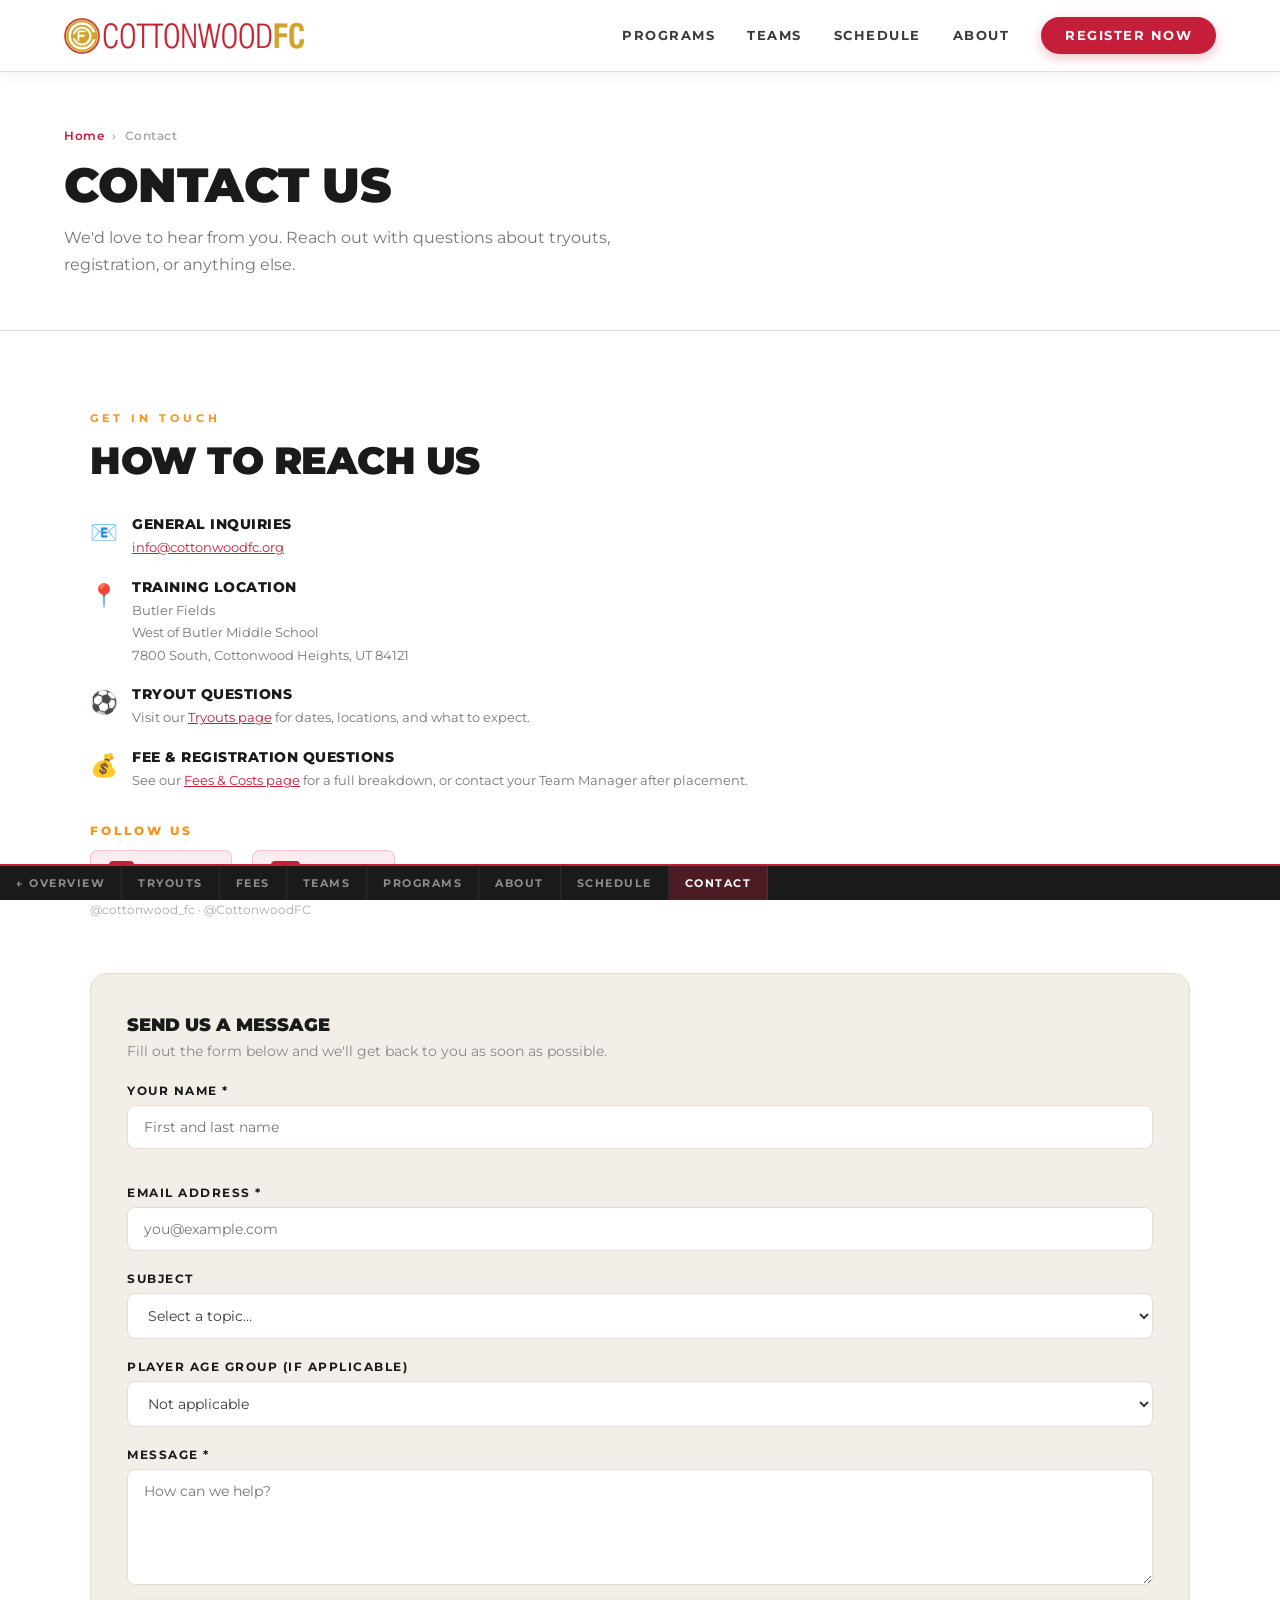
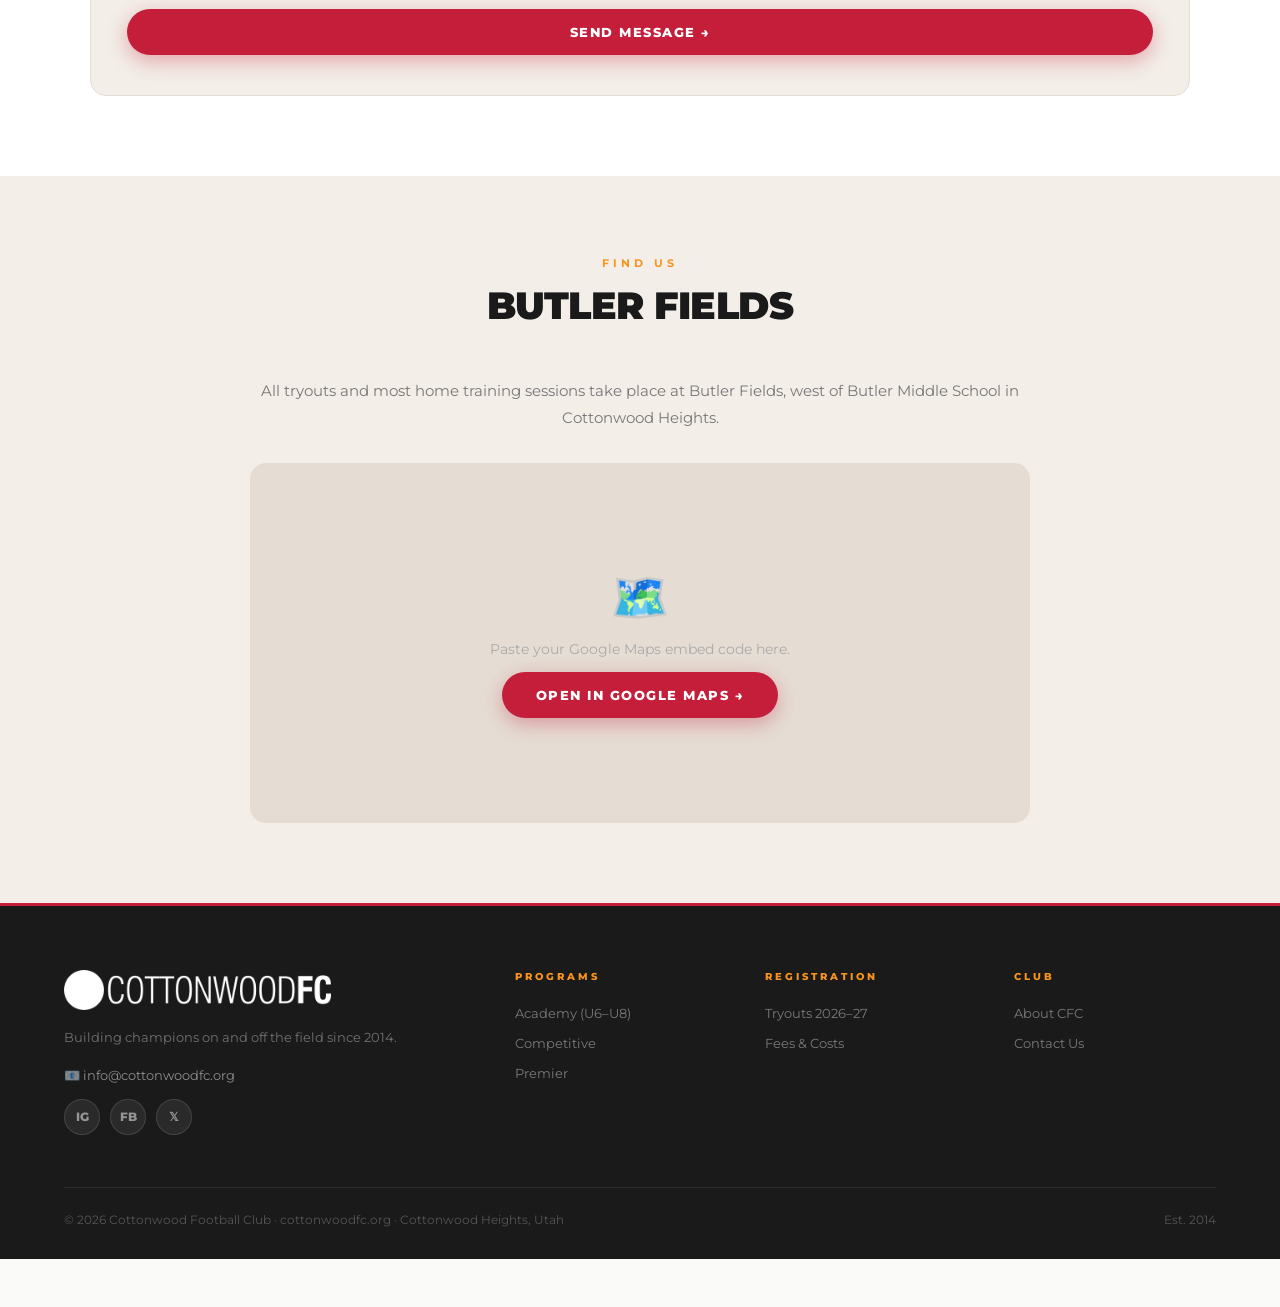
<file: contact-preview.html>
<!DOCTYPE html>
<html lang="en">
<head>
  <meta charset="UTF-8"><meta name="viewport" content="width=device-width, initial-scale=1.0">
  <title>Contact — Cottonwood FC</title>
  <link href="https://fonts.googleapis.com/css2?family=Montserrat:ital,wght@0,400;0,500;0,600;0,700;0,800;0,900;1,800&display=swap" rel="stylesheet">
  <link rel="stylesheet" href="theme.css">
  <style>
    .preview-bar{position:fixed;bottom:0;left:0;right:0;z-index:9999;background:#1A1A1A;display:flex;align-items:center;gap:0;overflow-x:auto;border-top:2px solid #C41E3A;}
    .preview-bar a{padding:10px 16px;font-size:0.68rem;font-weight:700;letter-spacing:1.5px;text-transform:uppercase;color:rgba(255,255,255,0.5);text-decoration:none;white-space:nowrap;border-right:1px solid rgba(255,255,255,0.08);transition:color 0.2s,background 0.2s;}
    .preview-bar a:hover,.preview-bar a.active{color:white;background:rgba(196,30,58,0.3);}
    body{padding-bottom:48px;}
  </style>
</head>
<body>

<nav id="site-nav">
  <a href="concept4.html" class="nav-logo"><img src="cfc-logo-long.png" alt="Cottonwood FC"></a>
  <div class="nav-links" id="primary-nav">
    <a href="programs-preview.html">Programs</a>
    <a href="teams-preview.html">Teams</a>
    <a href="schedule-preview.html">Schedule</a>
    <a href="about-preview.html">About</a>
    <a href="#" class="nav-btn">Register Now</a>
  </div>
  <button class="nav-hamburger" id="nav-toggle" aria-label="Menu"><span></span><span></span><span></span></button>
</nav>

<div class="page-hero">
  <div class="page-hero-inner">
    <div class="page-breadcrumb"><a href="concept4.html">Home</a><span>›</span><span>Contact</span></div>
    <h1 class="page-title">Contact Us</h1>
    <p class="page-hero-sub">We'd love to hear from you. Reach out with questions about tryouts, registration, or anything else.</p>
  </div>
</div>

<section class="inner-sect bg-white">
  <div class="inner-wrap">
    <div class="contact-layout">
      <div class="contact-info-col">
        <div class="sec-eyebrow">Get in Touch</div>
        <h2 class="sec-title" style="margin-bottom:32px;">How to Reach Us</h2>
        <div class="contact-details">
          <div class="contact-item"><span class="contact-item-icon">📧</span><div><strong>General Inquiries</strong><p><a href="mailto:info@cottonwoodfc.org">info@cottonwoodfc.org</a></p></div></div>
          <div class="contact-item"><span class="contact-item-icon">📍</span><div><strong>Training Location</strong><p>Butler Fields<br>West of Butler Middle School<br>7800 South, Cottonwood Heights, UT 84121</p></div></div>
          <div class="contact-item"><span class="contact-item-icon">⚽</span><div><strong>Tryout Questions</strong><p>Visit our <a href="tryouts-preview.html">Tryouts page</a> for dates, locations, and what to expect.</p></div></div>
          <div class="contact-item"><span class="contact-item-icon">💰</span><div><strong>Fee &amp; Registration Questions</strong><p>See our <a href="fees-preview.html">Fees &amp; Costs page</a> for a full breakdown, or contact your Team Manager after placement.</p></div></div>
        </div>
        <div class="social-contact">
          <h4>Follow Us</h4>
          <div style="display:flex;gap:10px;margin-top:12px;flex-wrap:wrap;">
            <a href="#" class="social-btn-large"><span>IG</span> Instagram</a>
            <a href="#" class="social-btn-large"><span>FB</span> Facebook</a>
          </div>
          <p style="font-size:0.75rem;color:#aaa;margin-top:12px;">@cottonwood_fc · @CottonwoodFC</p>
        </div>
      </div>

      <div class="contact-form-col">
        <div class="contact-form-box">
          <h3>Send Us a Message</h3>
          <p style="font-size:0.85rem;color:#888;margin-bottom:24px;">Fill out the form below and we'll get back to you as soon as possible.</p>
          <form class="cfc-contact-form">
            <div class="form-row">
              <div class="form-group"><label>Your Name *</label><input type="text" placeholder="First and last name"></div>
              <div class="form-group"><label>Email Address *</label><input type="email" placeholder="you@example.com"></div>
            </div>
            <div class="form-group">
              <label>Subject</label>
              <select>
                <option>Select a topic…</option>
                <option>Tryouts Question</option>
                <option>Registration Help</option>
                <option>Fees &amp; Costs</option>
                <option>Team / Schedule</option>
                <option>Uniforms / Apparel</option>
                <option>Sponsorship Inquiry</option>
                <option>General Question</option>
              </select>
            </div>
            <div class="form-group">
              <label>Player Age Group (if applicable)</label>
              <select>
                <option>Not applicable</option>
                <option>U6 Academy</option><option>U8 Academy</option>
                <option>U10 Competitive</option><option>U12 Competitive</option>
                <option>U14 Premier</option><option>U15 Premier</option>
                <option>U16 Premier</option><option>U17 Premier</option>
                <option>U18 Elite</option><option>U19 Elite</option>
              </select>
            </div>
            <div class="form-group"><label>Message *</label><textarea rows="5" placeholder="How can we help?"></textarea></div>
            <button type="submit" class="btn-primary" style="width:100%;border:none;cursor:pointer;font-family:inherit;">Send Message →</button>
          </form>
        </div>
      </div>
    </div>
  </div>
</section>

<section class="inner-sect bg-light">
  <div class="inner-wrap" style="text-align:center;max-width:780px;margin:0 auto;">
    <div class="sec-eyebrow">Find Us</div>
    <h2 class="sec-title">Butler Fields</h2>
    <p style="color:#777;font-size:0.95rem;line-height:1.8;margin-bottom:32px;">All tryouts and most home training sessions take place at Butler Fields, west of Butler Middle School in Cottonwood Heights.</p>
    <div style="width:100%;height:360px;background:var(--border);border-radius:16px;display:flex;align-items:center;justify-content:center;flex-direction:column;gap:14px;color:#aaa;">
      <div style="font-size:3rem;">🗺️</div>
      <p style="font-size:0.9rem;">Paste your Google Maps embed code here.</p>
      <a href="https://maps.google.com" target="_blank" class="btn-primary">Open in Google Maps →</a>
    </div>
  </div>
</section>

<footer id="site-footer">
  <div class="footer-grid">
    <div><div class="f-logo"><img src="cfc-logo-long.png" alt="Cottonwood FC"></div><p class="f-desc">Building champions on and off the field since 2014.</p><p class="f-contact">📧 info@cottonwoodfc.org</p><div class="social-row"><a href="#" class="social-btn">IG</a><a href="#" class="social-btn">FB</a><a href="#" class="social-btn">𝕏</a></div></div>
    <div class="f-col"><h4>Programs</h4><ul><li><a href="programs-preview.html">Academy (U6–U8)</a></li><li><a href="programs-preview.html">Competitive</a></li><li><a href="programs-preview.html">Premier</a></li></ul></div>
    <div class="f-col"><h4>Registration</h4><ul><li><a href="tryouts-preview.html">Tryouts 2026–27</a></li><li><a href="fees-preview.html">Fees &amp; Costs</a></li></ul></div>
    <div class="f-col"><h4>Club</h4><ul><li><a href="about-preview.html">About CFC</a></li><li><a href="contact-preview.html">Contact Us</a></li></ul></div>
  </div>
  <div class="footer-bottom"><p>© 2026 Cottonwood Football Club · cottonwoodfc.org · Cottonwood Heights, Utah</p><p>Est. 2014</p></div>
</footer>

<div class="preview-bar">
  <a href="pages-index.html">← Overview</a>
  <a href="tryouts-preview.html">Tryouts</a>
  <a href="fees-preview.html">Fees</a>
  <a href="teams-preview.html">Teams</a>
  <a href="programs-preview.html">Programs</a>
  <a href="about-preview.html">About</a>
  <a href="schedule-preview.html">Schedule</a>
  <a href="contact-preview.html" class="active">Contact</a>
</div>
<script>var t=document.getElementById('nav-toggle'),n=document.getElementById('primary-nav');if(t&&n){t.addEventListener('click',function(){n.classList.toggle('nav-open');t.classList.toggle('is-open');});}</script>
</body></html>
</file>
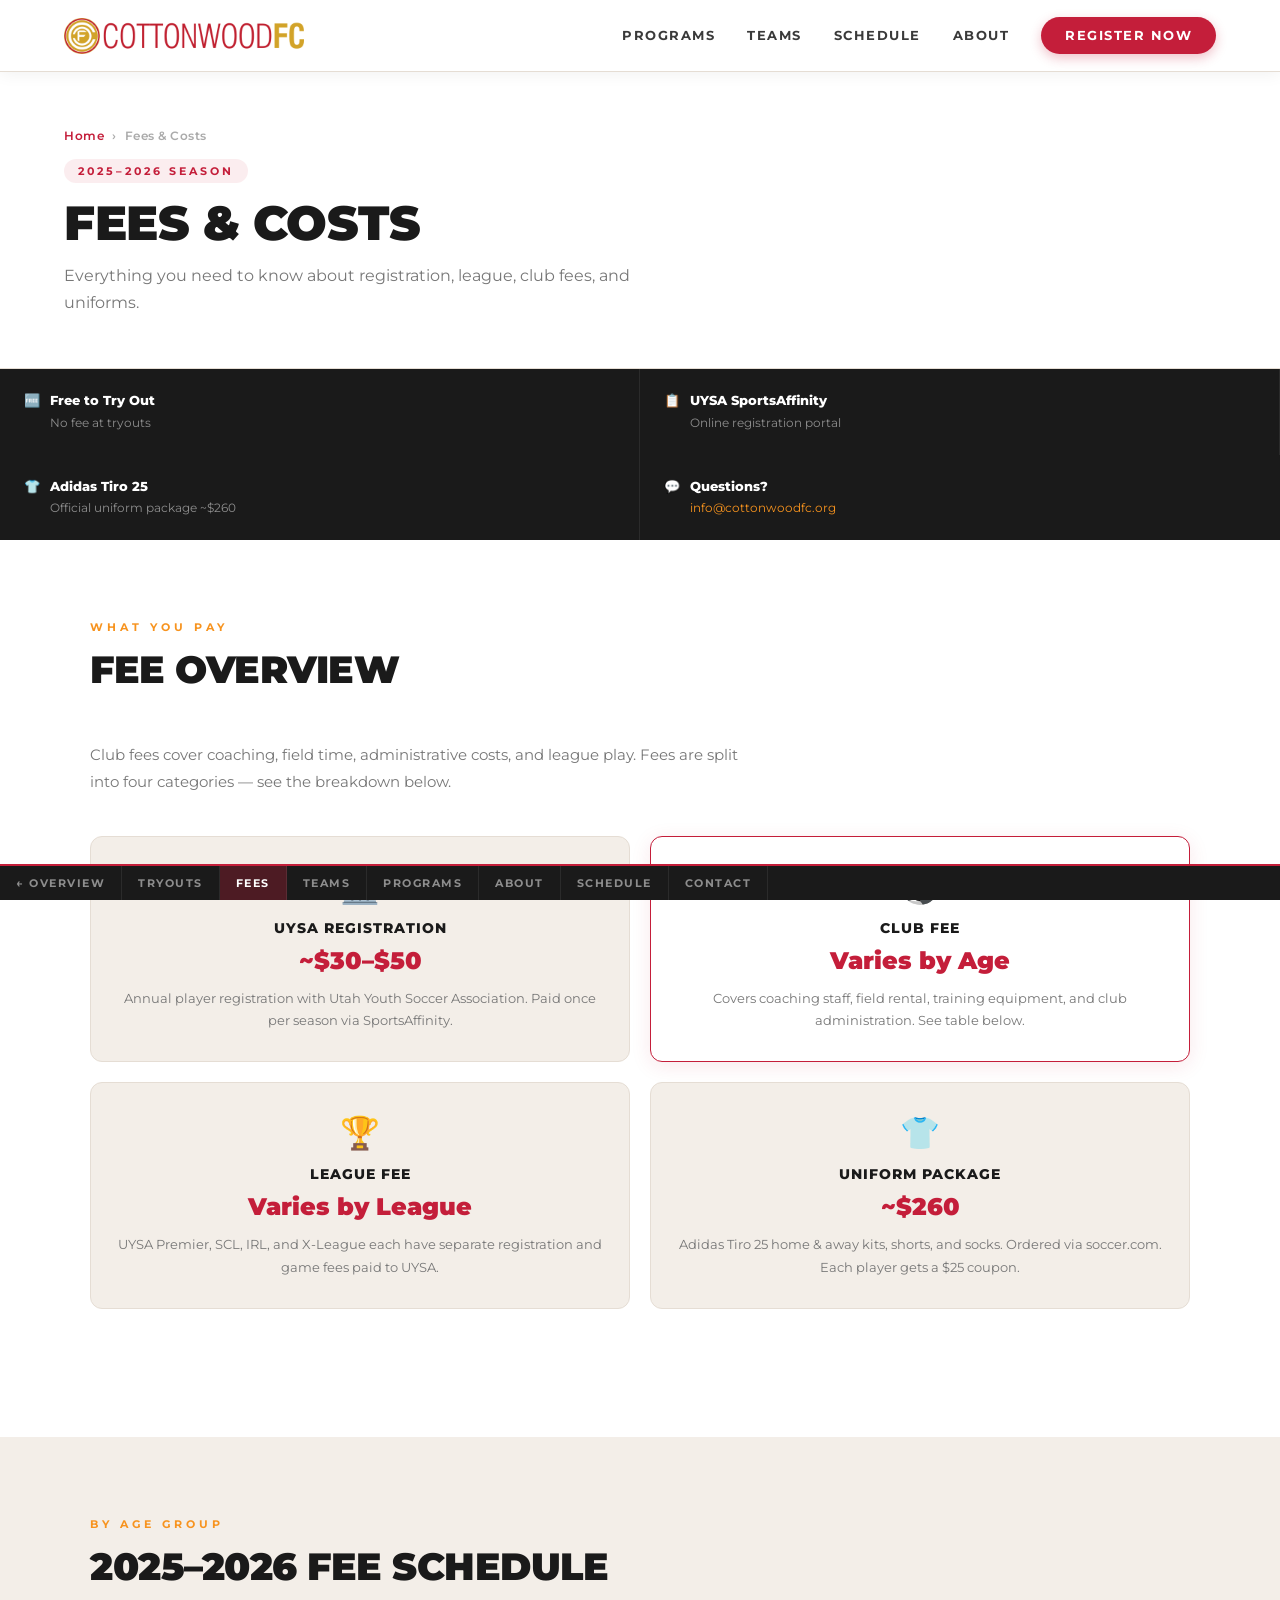
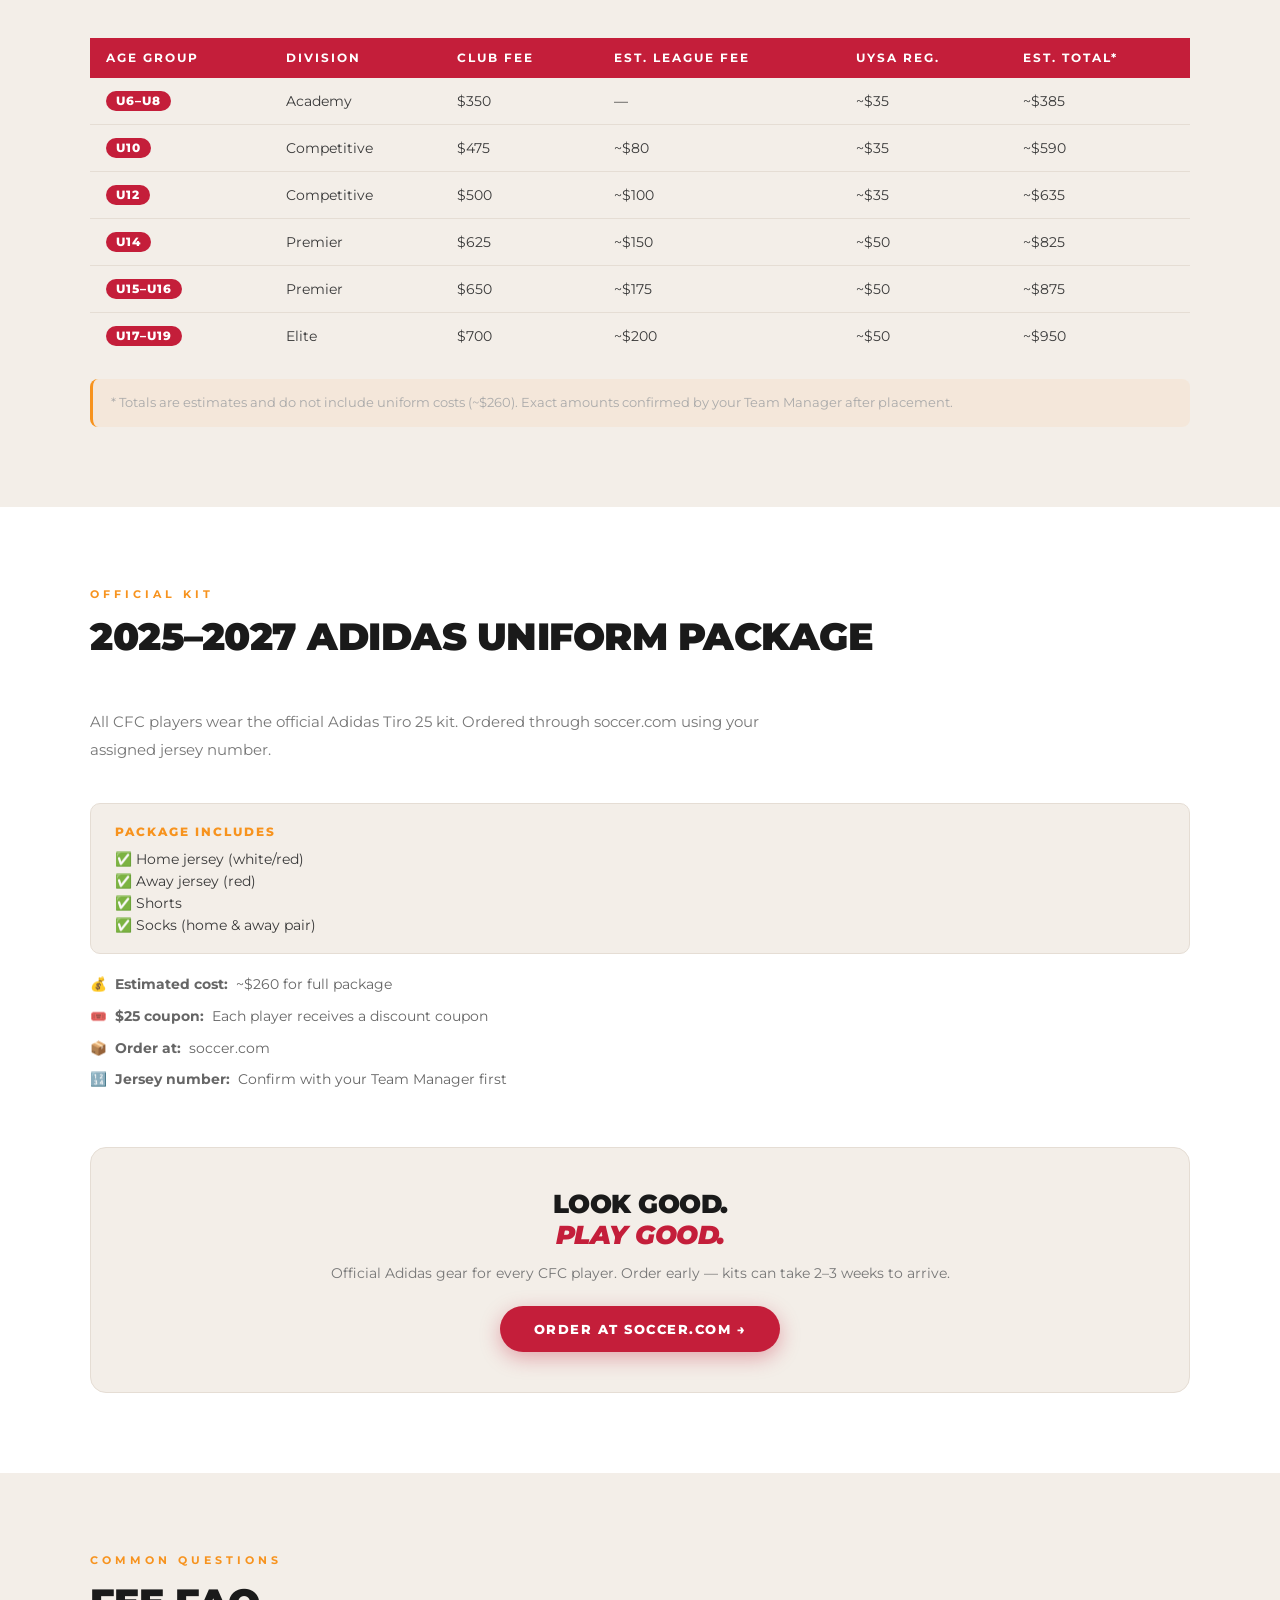
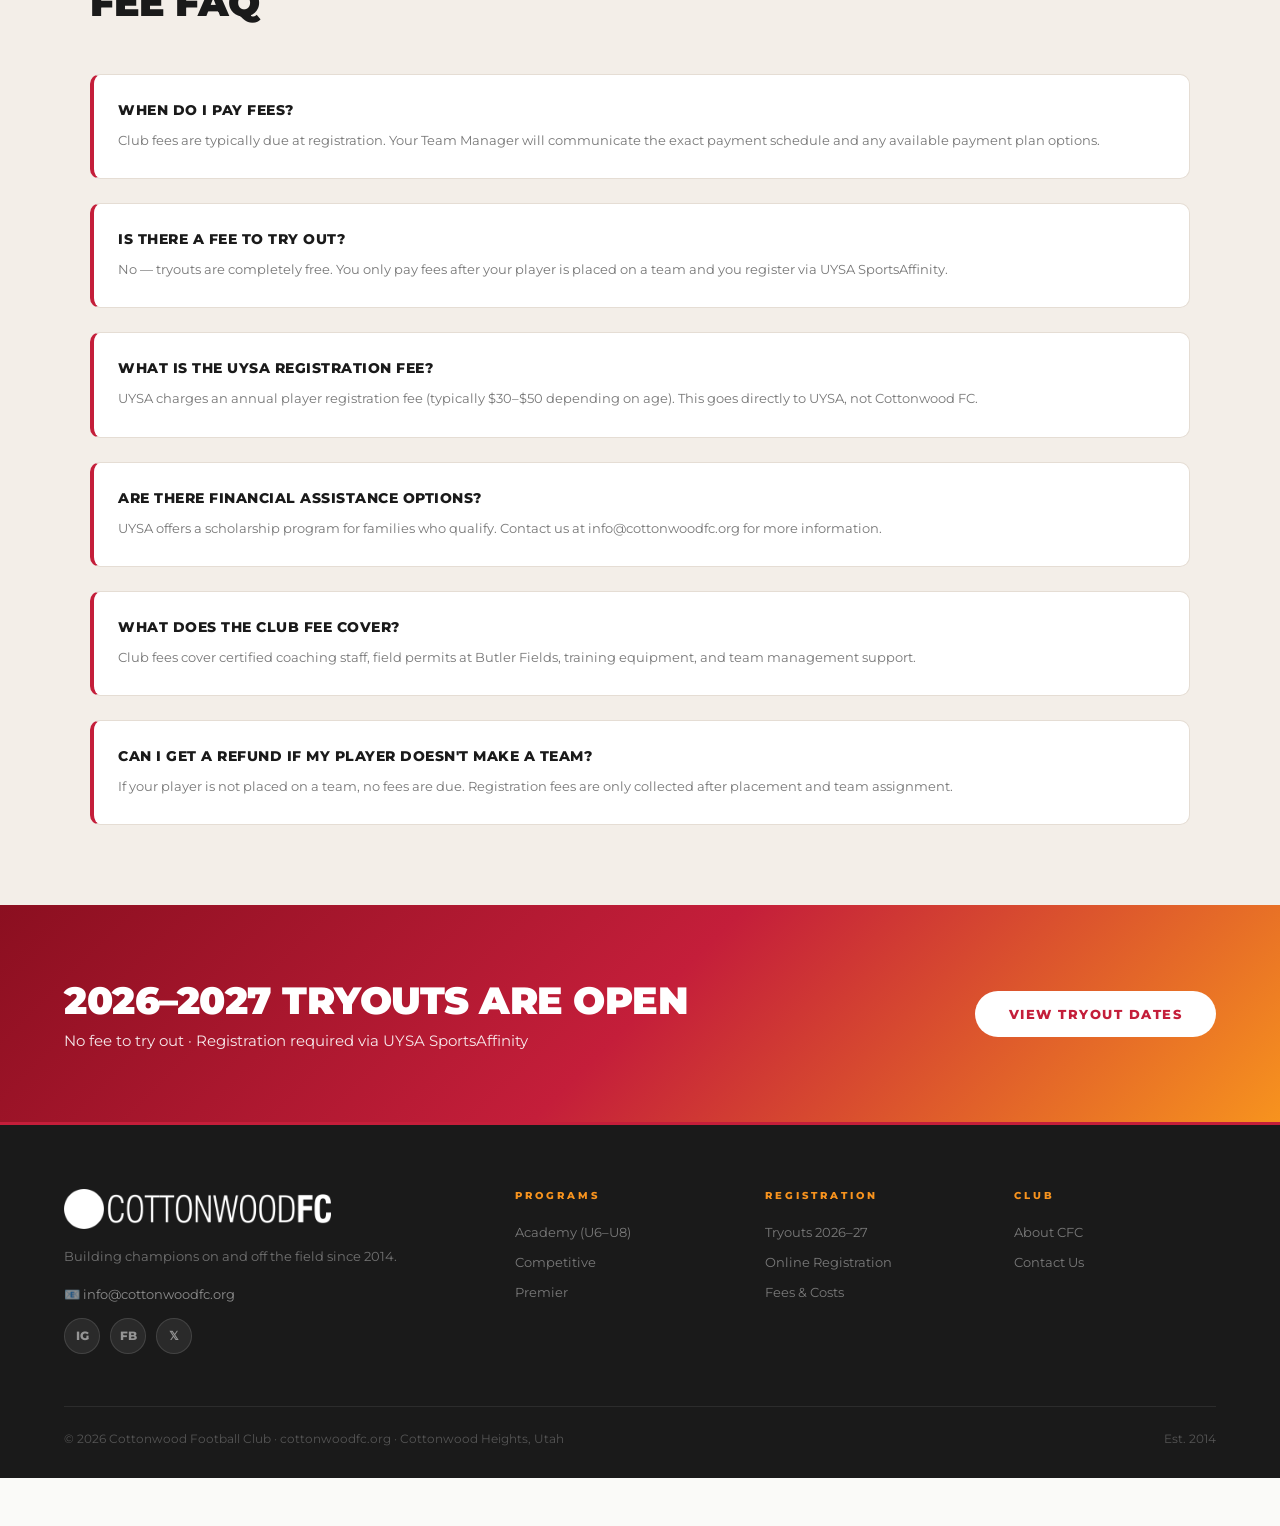
<file: fees-preview.html>
<!DOCTYPE html>
<html lang="en">
<head>
  <meta charset="UTF-8"><meta name="viewport" content="width=device-width, initial-scale=1.0">
  <title>Fees & Costs — Cottonwood FC</title>
  <link href="https://fonts.googleapis.com/css2?family=Montserrat:ital,wght@0,400;0,500;0,600;0,700;0,800;0,900;1,800&display=swap" rel="stylesheet">
  <link rel="stylesheet" href="theme.css">
  <style>
    .preview-bar{position:fixed;bottom:0;left:0;right:0;z-index:9999;background:#1A1A1A;display:flex;align-items:center;gap:0;overflow-x:auto;border-top:2px solid #C41E3A;}
    .preview-bar a{padding:10px 16px;font-size:0.68rem;font-weight:700;letter-spacing:1.5px;text-transform:uppercase;color:rgba(255,255,255,0.5);text-decoration:none;white-space:nowrap;border-right:1px solid rgba(255,255,255,0.08);transition:color 0.2s,background 0.2s;}
    .preview-bar a:hover,.preview-bar a.active{color:white;background:rgba(196,30,58,0.3);}
    body{padding-bottom:48px;}
  </style>
</head>
<body>

<nav id="site-nav">
  <a href="concept4.html" class="nav-logo"><img src="cfc-logo-long.png" alt="Cottonwood FC"></a>
  <div class="nav-links" id="primary-nav">
    <a href="programs-preview.html">Programs</a>
    <a href="teams-preview.html">Teams</a>
    <a href="schedule-preview.html">Schedule</a>
    <a href="about-preview.html">About</a>
    <a href="#" class="nav-btn">Register Now</a>
  </div>
  <button class="nav-hamburger" id="nav-toggle" aria-label="Menu"><span></span><span></span><span></span></button>
</nav>

<div class="page-hero">
  <div class="page-hero-inner">
    <div class="page-breadcrumb"><a href="concept4.html">Home</a><span>›</span><span>Fees &amp; Costs</span></div>
    <div class="page-hero-tag">2025–2026 Season</div>
    <h1 class="page-title">Fees &amp; Costs</h1>
    <p class="page-hero-sub">Everything you need to know about registration, league, club fees, and uniforms.</p>
  </div>
</div>

<div class="info-bar">
  <div class="info-item">🆓 <div><strong>Free to Try Out</strong><span>No fee at tryouts</span></div></div>
  <div class="info-item">📋 <div><strong>UYSA SportsAffinity</strong><span>Online registration portal</span></div></div>
  <div class="info-item">👕 <div><strong>Adidas Tiro 25</strong><span>Official uniform package ~$260</span></div></div>
  <div class="info-item">💬 <div><strong>Questions?</strong><span><a href="mailto:info@cottonwoodfc.org">info@cottonwoodfc.org</a></span></div></div>
</div>

<section class="inner-sect bg-white">
  <div class="inner-wrap">
    <div class="sec-eyebrow">What You Pay</div>
    <h2 class="sec-title">Fee Overview</h2>
    <p class="inner-intro">Club fees cover coaching, field time, administrative costs, and league play. Fees are split into four categories — see the breakdown below.</p>
    <div class="fee-cards">
      <div class="fee-card"><div class="fee-card-icon">🏛️</div><h3>UYSA Registration</h3><div class="fee-amount">~$30–$50</div><p>Annual player registration with Utah Youth Soccer Association. Paid once per season via SportsAffinity.</p></div>
      <div class="fee-card fee-card--highlight"><div class="fee-card-icon">⚽</div><h3>Club Fee</h3><div class="fee-amount">Varies by Age</div><p>Covers coaching staff, field rental, training equipment, and club administration. See table below.</p></div>
      <div class="fee-card"><div class="fee-card-icon">🏆</div><h3>League Fee</h3><div class="fee-amount">Varies by League</div><p>UYSA Premier, SCL, IRL, and X-League each have separate registration and game fees paid to UYSA.</p></div>
      <div class="fee-card"><div class="fee-card-icon">👕</div><h3>Uniform Package</h3><div class="fee-amount">~$260</div><p>Adidas Tiro 25 home &amp; away kits, shorts, and socks. Ordered via soccer.com. Each player gets a $25 coupon.</p></div>
    </div>
  </div>
</section>

<section class="inner-sect bg-light">
  <div class="inner-wrap">
    <div class="sec-eyebrow">By Age Group</div>
    <h2 class="sec-title">2025–2026 Fee Schedule</h2>
    <div class="tryout-table-wrap">
      <table class="tryout-table">
        <thead><tr><th>Age Group</th><th>Division</th><th>Club Fee</th><th>Est. League Fee</th><th>UYSA Reg.</th><th>Est. Total*</th></tr></thead>
        <tbody>
          <tr><td><span class="age-pill">U6–U8</span></td><td>Academy</td><td>$350</td><td>—</td><td>~$35</td><td>~$385</td></tr>
          <tr><td><span class="age-pill">U10</span></td><td>Competitive</td><td>$475</td><td>~$80</td><td>~$35</td><td>~$590</td></tr>
          <tr><td><span class="age-pill">U12</span></td><td>Competitive</td><td>$500</td><td>~$100</td><td>~$35</td><td>~$635</td></tr>
          <tr><td><span class="age-pill">U14</span></td><td>Premier</td><td>$625</td><td>~$150</td><td>~$50</td><td>~$825</td></tr>
          <tr><td><span class="age-pill">U15–U16</span></td><td>Premier</td><td>$650</td><td>~$175</td><td>~$50</td><td>~$875</td></tr>
          <tr><td><span class="age-pill">U17–U19</span></td><td>Elite</td><td>$700</td><td>~$200</td><td>~$50</td><td>~$950</td></tr>
        </tbody>
      </table>
    </div>
    <p class="table-note">* Totals are estimates and do not include uniform costs (~$260). Exact amounts confirmed by your Team Manager after placement.</p>
  </div>
</section>

<section class="inner-sect bg-white">
  <div class="inner-wrap">
    <div class="sec-eyebrow">Official Kit</div>
    <h2 class="sec-title">2025–2027 Adidas Uniform Package</h2>
    <div class="two-col-info">
      <div>
        <p class="inner-intro">All CFC players wear the official Adidas Tiro 25 kit. Ordered through soccer.com using your assigned jersey number.</p>
        <div class="uniform-includes">
          <h4>Package Includes</h4>
          <ul><li>✅ Home jersey (white/red)</li><li>✅ Away jersey (red)</li><li>✅ Shorts</li><li>✅ Socks (home &amp; away pair)</li></ul>
        </div>
        <div class="uniform-notes" style="margin-top:16px;">
          <div class="note-item">💰 <strong>Estimated cost:</strong> ~$260 for full package</div>
          <div class="note-item">🎟️ <strong>$25 coupon:</strong> Each player receives a discount coupon</div>
          <div class="note-item">📦 <strong>Order at:</strong> soccer.com</div>
          <div class="note-item">🔢 <strong>Jersey number:</strong> Confirm with your Team Manager first</div>
        </div>
      </div>
      <div class="uniform-cta-box">
        <div class="apparel-slogan" style="font-size:1.6rem;">Look Good.<br><em>Play Good.</em></div>
        <p style="color:#777;font-size:0.88rem;margin-top:12px;line-height:1.7;">Official Adidas gear for every CFC player. Order early — kits can take 2–3 weeks to arrive.</p>
        <a href="#" class="btn-primary" style="margin-top:20px;display:inline-block;">Order at soccer.com →</a>
      </div>
    </div>
  </div>
</section>

<section class="inner-sect bg-light">
  <div class="inner-wrap">
    <div class="sec-eyebrow">Common Questions</div>
    <h2 class="sec-title">Fee FAQ</h2>
    <div class="faq-list">
      <div class="faq-item"><h4>When do I pay fees?</h4><p>Club fees are typically due at registration. Your Team Manager will communicate the exact payment schedule and any available payment plan options.</p></div>
      <div class="faq-item"><h4>Is there a fee to try out?</h4><p>No — tryouts are completely free. You only pay fees after your player is placed on a team and you register via UYSA SportsAffinity.</p></div>
      <div class="faq-item"><h4>What is the UYSA registration fee?</h4><p>UYSA charges an annual player registration fee (typically $30–$50 depending on age). This goes directly to UYSA, not Cottonwood FC.</p></div>
      <div class="faq-item"><h4>Are there financial assistance options?</h4><p>UYSA offers a scholarship program for families who qualify. Contact us at info@cottonwoodfc.org for more information.</p></div>
      <div class="faq-item"><h4>What does the club fee cover?</h4><p>Club fees cover certified coaching staff, field permits at Butler Fields, training equipment, and team management support.</p></div>
      <div class="faq-item"><h4>Can I get a refund if my player doesn't make a team?</h4><p>If your player is not placed on a team, no fees are due. Registration fees are only collected after placement and team assignment.</p></div>
    </div>
  </div>
</section>

<div class="tryouts-band">
  <div><h2>2026–2027 Tryouts Are Open</h2><p>No fee to try out · Registration required via UYSA SportsAffinity</p></div>
  <a href="tryouts-preview.html" class="btn-white">View Tryout Dates</a>
</div>

<footer id="site-footer">
  <div class="footer-grid">
    <div><div class="f-logo"><img src="cfc-logo-long.png" alt="Cottonwood FC"></div><p class="f-desc">Building champions on and off the field since 2014.</p><p class="f-contact">📧 info@cottonwoodfc.org</p><div class="social-row"><a href="#" class="social-btn">IG</a><a href="#" class="social-btn">FB</a><a href="#" class="social-btn">𝕏</a></div></div>
    <div class="f-col"><h4>Programs</h4><ul><li><a href="#">Academy (U6–U8)</a></li><li><a href="#">Competitive</a></li><li><a href="#">Premier</a></li></ul></div>
    <div class="f-col"><h4>Registration</h4><ul><li><a href="tryouts-preview.html">Tryouts 2026–27</a></li><li><a href="#">Online Registration</a></li><li><a href="fees-preview.html">Fees &amp; Costs</a></li></ul></div>
    <div class="f-col"><h4>Club</h4><ul><li><a href="about-preview.html">About CFC</a></li><li><a href="contact-preview.html">Contact Us</a></li></ul></div>
  </div>
  <div class="footer-bottom"><p>© 2026 Cottonwood Football Club · cottonwoodfc.org · Cottonwood Heights, Utah</p><p>Est. 2014</p></div>
</footer>

<div class="preview-bar">
  <a href="pages-index.html">← Overview</a>
  <a href="tryouts-preview.html">Tryouts</a>
  <a href="fees-preview.html" class="active">Fees</a>
  <a href="teams-preview.html">Teams</a>
  <a href="programs-preview.html">Programs</a>
  <a href="about-preview.html">About</a>
  <a href="schedule-preview.html">Schedule</a>
  <a href="contact-preview.html">Contact</a>
</div>
<script>var t=document.getElementById('nav-toggle'),n=document.getElementById('primary-nav');if(t&&n){t.addEventListener('click',function(){n.classList.toggle('nav-open');t.classList.toggle('is-open');});}</script>
</body></html>
</file>
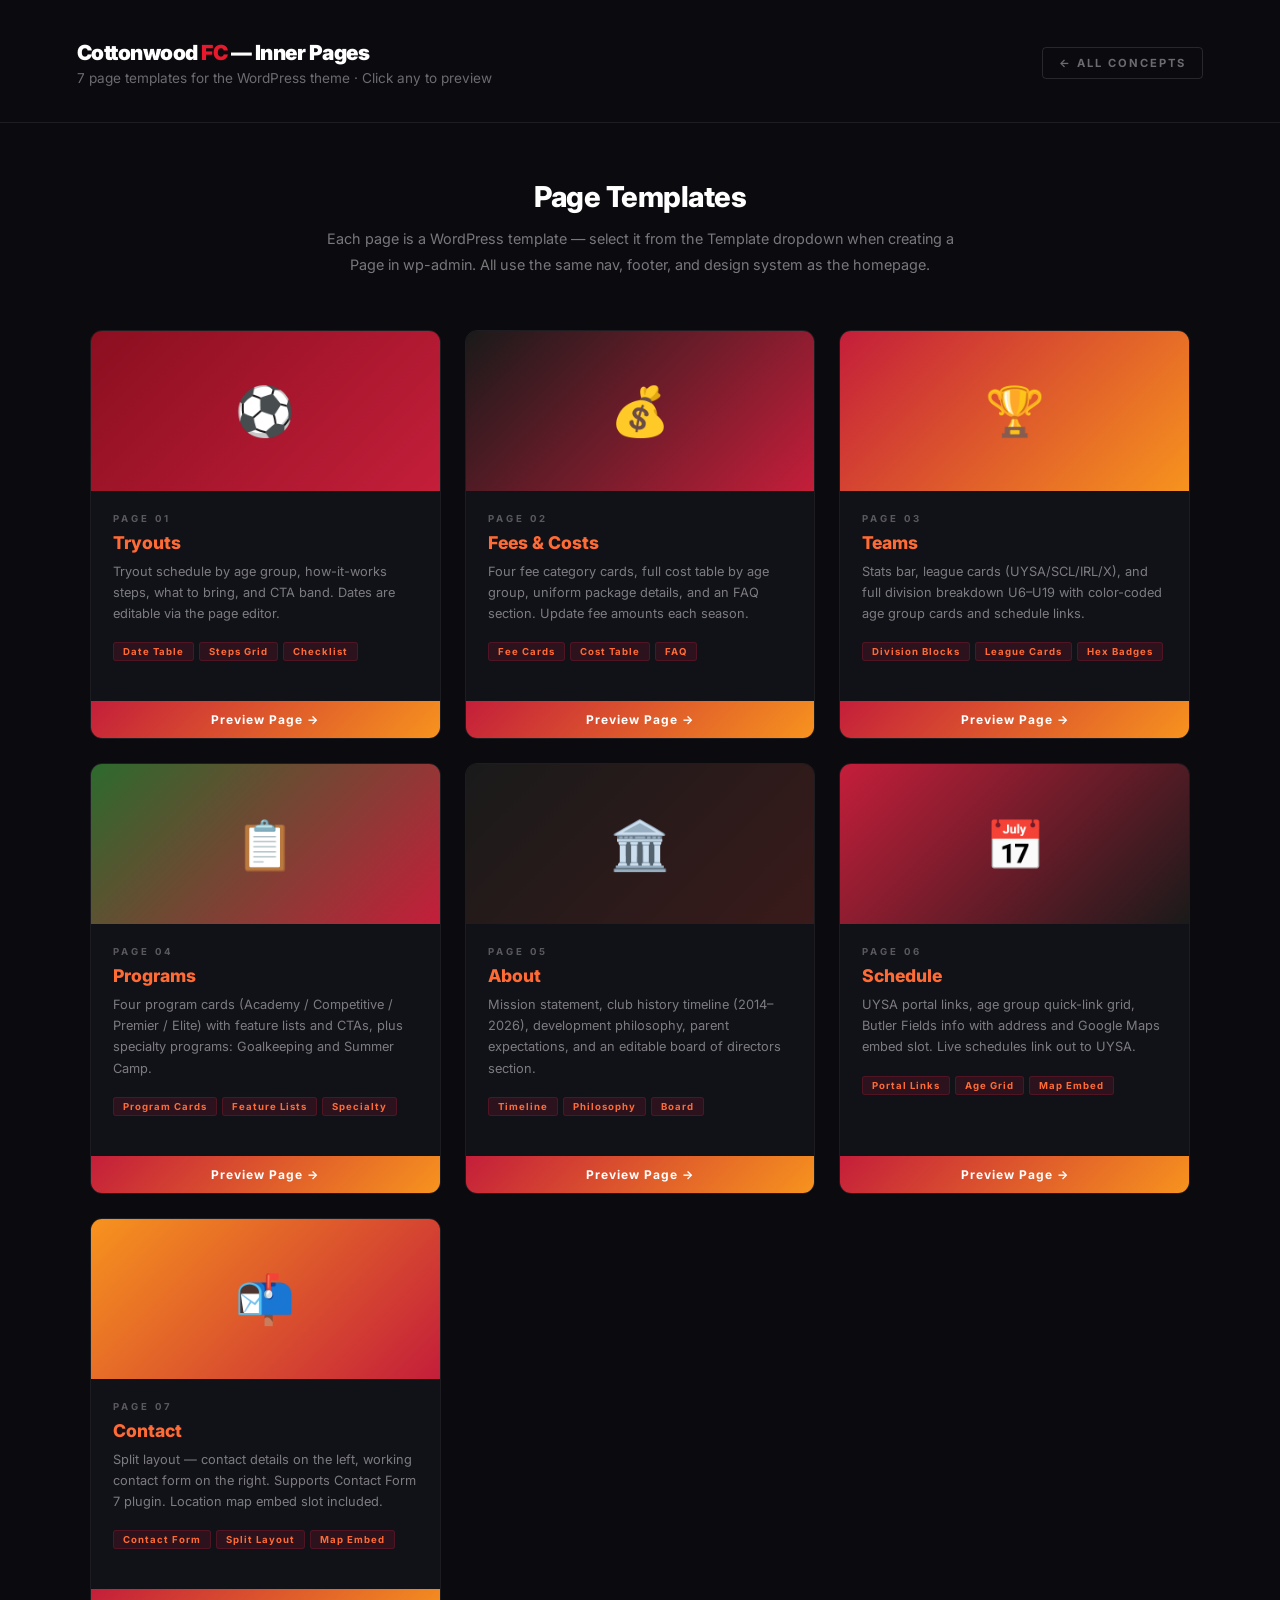
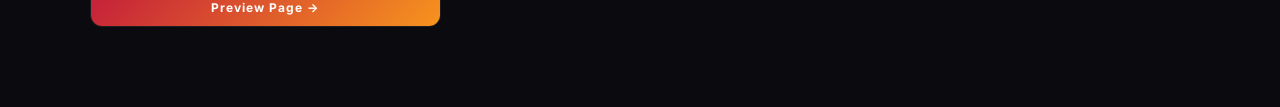
<file: pages-index.html>
<!DOCTYPE html>
<html lang="en">
<head>
  <meta charset="UTF-8"><meta name="viewport" content="width=device-width, initial-scale=1.0">
  <title>Inner Pages — Cottonwood FC</title>
  <link href="https://fonts.googleapis.com/css2?family=Inter:wght@400;500;600;700;800;900&display=swap" rel="stylesheet">
  <style>
    *{margin:0;padding:0;box-sizing:border-box}
    body{font-family:'Inter',sans-serif;background:#0A0A0F;color:white;min-height:100vh}
    header{padding:40px 6% 36px;border-bottom:1px solid rgba(255,255,255,0.08);display:flex;align-items:center;justify-content:space-between}
    .header-left h1{font-size:1.3rem;font-weight:900;letter-spacing:-0.5px}
    .header-left h1 span{color:#E8192C}
    .header-left p{font-size:0.85rem;color:rgba(255,255,255,0.4);margin-top:5px}
    .back-btn{font-size:0.7rem;font-weight:700;letter-spacing:2px;text-transform:uppercase;color:rgba(255,255,255,0.4);text-decoration:none;padding:8px 16px;border:1px solid rgba(255,255,255,0.12);border-radius:4px;transition:all 0.2s}
    .back-btn:hover{color:white;border-color:rgba(255,255,255,0.3)}
    main{padding:56px 6% 80px}
    .intro{max-width:640px;margin:0 auto 52px;text-align:center}
    .intro h2{font-size:1.8rem;font-weight:800;margin-bottom:12px;letter-spacing:-0.5px}
    .intro p{font-size:0.9rem;color:rgba(255,255,255,0.45);line-height:1.8}
    .pages-grid{display:grid;grid-template-columns:repeat(3,1fr);gap:24px;max-width:1100px;margin:0 auto}
    .page-card{border:1px solid rgba(255,255,255,0.08);border-radius:12px;overflow:hidden;text-decoration:none;color:white;display:flex;flex-direction:column;transition:transform 0.2s,box-shadow 0.2s}
    .page-card:hover{transform:translateY(-5px);box-shadow:0 20px 50px rgba(0,0,0,0.5)}
    .card-preview{height:160px;display:flex;align-items:center;justify-content:center;flex-direction:column;gap:10px;position:relative;overflow:hidden}
    .card-icon{font-size:3rem;position:relative;z-index:2}
    .card-body{padding:22px;background:#111118;flex:1}
    .card-num{font-size:0.6rem;font-weight:700;letter-spacing:3px;text-transform:uppercase;color:rgba(255,255,255,0.3);margin-bottom:8px}
    .card-name{font-size:1.1rem;font-weight:800;margin-bottom:8px;color:#FF6B35}
    .card-desc{font-size:0.8rem;color:rgba(255,255,255,0.45);line-height:1.65;margin-bottom:18px}
    .card-traits{display:flex;flex-wrap:wrap;gap:5px;margin-bottom:18px}
    .trait{font-size:0.6rem;font-weight:700;letter-spacing:1px;padding:3px 9px;border-radius:3px;background:rgba(196,30,58,0.15);color:#FF6B35;border:1px solid rgba(196,30,58,0.25)}
    .card-cta{display:block;padding:11px;text-align:center;font-size:0.75rem;font-weight:700;letter-spacing:1px;background:linear-gradient(135deg,#C41E3A,#F7931E);color:white;text-decoration:none;transition:opacity 0.2s}
    .card-cta:hover{opacity:0.85}
    @media(max-width:900px){.pages-grid{grid-template-columns:1fr;max-width:480px;margin:0 auto}}
  </style>
</head>
<body>
<header>
  <div class="header-left">
    <h1>Cottonwood <span>FC</span> — Inner Pages</h1>
    <p>7 page templates for the WordPress theme · Click any to preview</p>
  </div>
  <a href="index.html" class="back-btn">← All Concepts</a>
</header>
<main>
  <div class="intro">
    <h2>Page Templates</h2>
    <p>Each page is a WordPress template — select it from the Template dropdown when creating a Page in wp-admin. All use the same nav, footer, and design system as the homepage.</p>
  </div>
  <div class="pages-grid">

    <a href="tryouts-preview.html" class="page-card">
      <div class="card-preview" style="background:linear-gradient(135deg,#8B0F20,#C41E3A)">
        <div class="card-icon">⚽</div>
      </div>
      <div class="card-body">
        <div class="card-num">Page 01</div>
        <div class="card-name">Tryouts</div>
        <div class="card-desc">Tryout schedule by age group, how-it-works steps, what to bring, and CTA band. Dates are editable via the page editor.</div>
        <div class="card-traits"><span class="trait">Date Table</span><span class="trait">Steps Grid</span><span class="trait">Checklist</span></div>
      </div>
      <div class="card-cta">Preview Page →</div>
    </a>

    <a href="fees-preview.html" class="page-card">
      <div class="card-preview" style="background:linear-gradient(135deg,#1A1A1A,#C41E3A)">
        <div class="card-icon">💰</div>
      </div>
      <div class="card-body">
        <div class="card-num">Page 02</div>
        <div class="card-name">Fees &amp; Costs</div>
        <div class="card-desc">Four fee category cards, full cost table by age group, uniform package details, and an FAQ section. Update fee amounts each season.</div>
        <div class="card-traits"><span class="trait">Fee Cards</span><span class="trait">Cost Table</span><span class="trait">FAQ</span></div>
      </div>
      <div class="card-cta">Preview Page →</div>
    </a>

    <a href="teams-preview.html" class="page-card">
      <div class="card-preview" style="background:linear-gradient(135deg,#C41E3A,#F7931E)">
        <div class="card-icon">🏆</div>
      </div>
      <div class="card-body">
        <div class="card-num">Page 03</div>
        <div class="card-name">Teams</div>
        <div class="card-desc">Stats bar, league cards (UYSA/SCL/IRL/X), and full division breakdown U6–U19 with color-coded age group cards and schedule links.</div>
        <div class="card-traits"><span class="trait">Division Blocks</span><span class="trait">League Cards</span><span class="trait">Hex Badges</span></div>
      </div>
      <div class="card-cta">Preview Page →</div>
    </a>

    <a href="programs-preview.html" class="page-card">
      <div class="card-preview" style="background:linear-gradient(135deg,#2D6A2D,#C41E3A)">
        <div class="card-icon">📋</div>
      </div>
      <div class="card-body">
        <div class="card-num">Page 04</div>
        <div class="card-name">Programs</div>
        <div class="card-desc">Four program cards (Academy / Competitive / Premier / Elite) with feature lists and CTAs, plus specialty programs: Goalkeeping and Summer Camp.</div>
        <div class="card-traits"><span class="trait">Program Cards</span><span class="trait">Feature Lists</span><span class="trait">Specialty</span></div>
      </div>
      <div class="card-cta">Preview Page →</div>
    </a>

    <a href="about-preview.html" class="page-card">
      <div class="card-preview" style="background:linear-gradient(135deg,#1A1A1A,#3a1a1a)">
        <div class="card-icon">🏛️</div>
      </div>
      <div class="card-body">
        <div class="card-num">Page 05</div>
        <div class="card-name">About</div>
        <div class="card-desc">Mission statement, club history timeline (2014–2026), development philosophy, parent expectations, and an editable board of directors section.</div>
        <div class="card-traits"><span class="trait">Timeline</span><span class="trait">Philosophy</span><span class="trait">Board</span></div>
      </div>
      <div class="card-cta">Preview Page →</div>
    </a>

    <a href="schedule-preview.html" class="page-card">
      <div class="card-preview" style="background:linear-gradient(135deg,#C41E3A,#1A1A1A)">
        <div class="card-icon">📅</div>
      </div>
      <div class="card-body">
        <div class="card-num">Page 06</div>
        <div class="card-name">Schedule</div>
        <div class="card-desc">UYSA portal links, age group quick-link grid, Butler Fields info with address and Google Maps embed slot. Live schedules link out to UYSA.</div>
        <div class="card-traits"><span class="trait">Portal Links</span><span class="trait">Age Grid</span><span class="trait">Map Embed</span></div>
      </div>
      <div class="card-cta">Preview Page →</div>
    </a>

    <a href="contact-preview.html" class="page-card">
      <div class="card-preview" style="background:linear-gradient(135deg,#F7931E,#C41E3A)">
        <div class="card-icon">📬</div>
      </div>
      <div class="card-body">
        <div class="card-num">Page 07</div>
        <div class="card-name">Contact</div>
        <div class="card-desc">Split layout — contact details on the left, working contact form on the right. Supports Contact Form 7 plugin. Location map embed slot included.</div>
        <div class="card-traits"><span class="trait">Contact Form</span><span class="trait">Split Layout</span><span class="trait">Map Embed</span></div>
      </div>
      <div class="card-cta">Preview Page →</div>
    </a>

  </div>
</main>
</body>
</html>
</file>
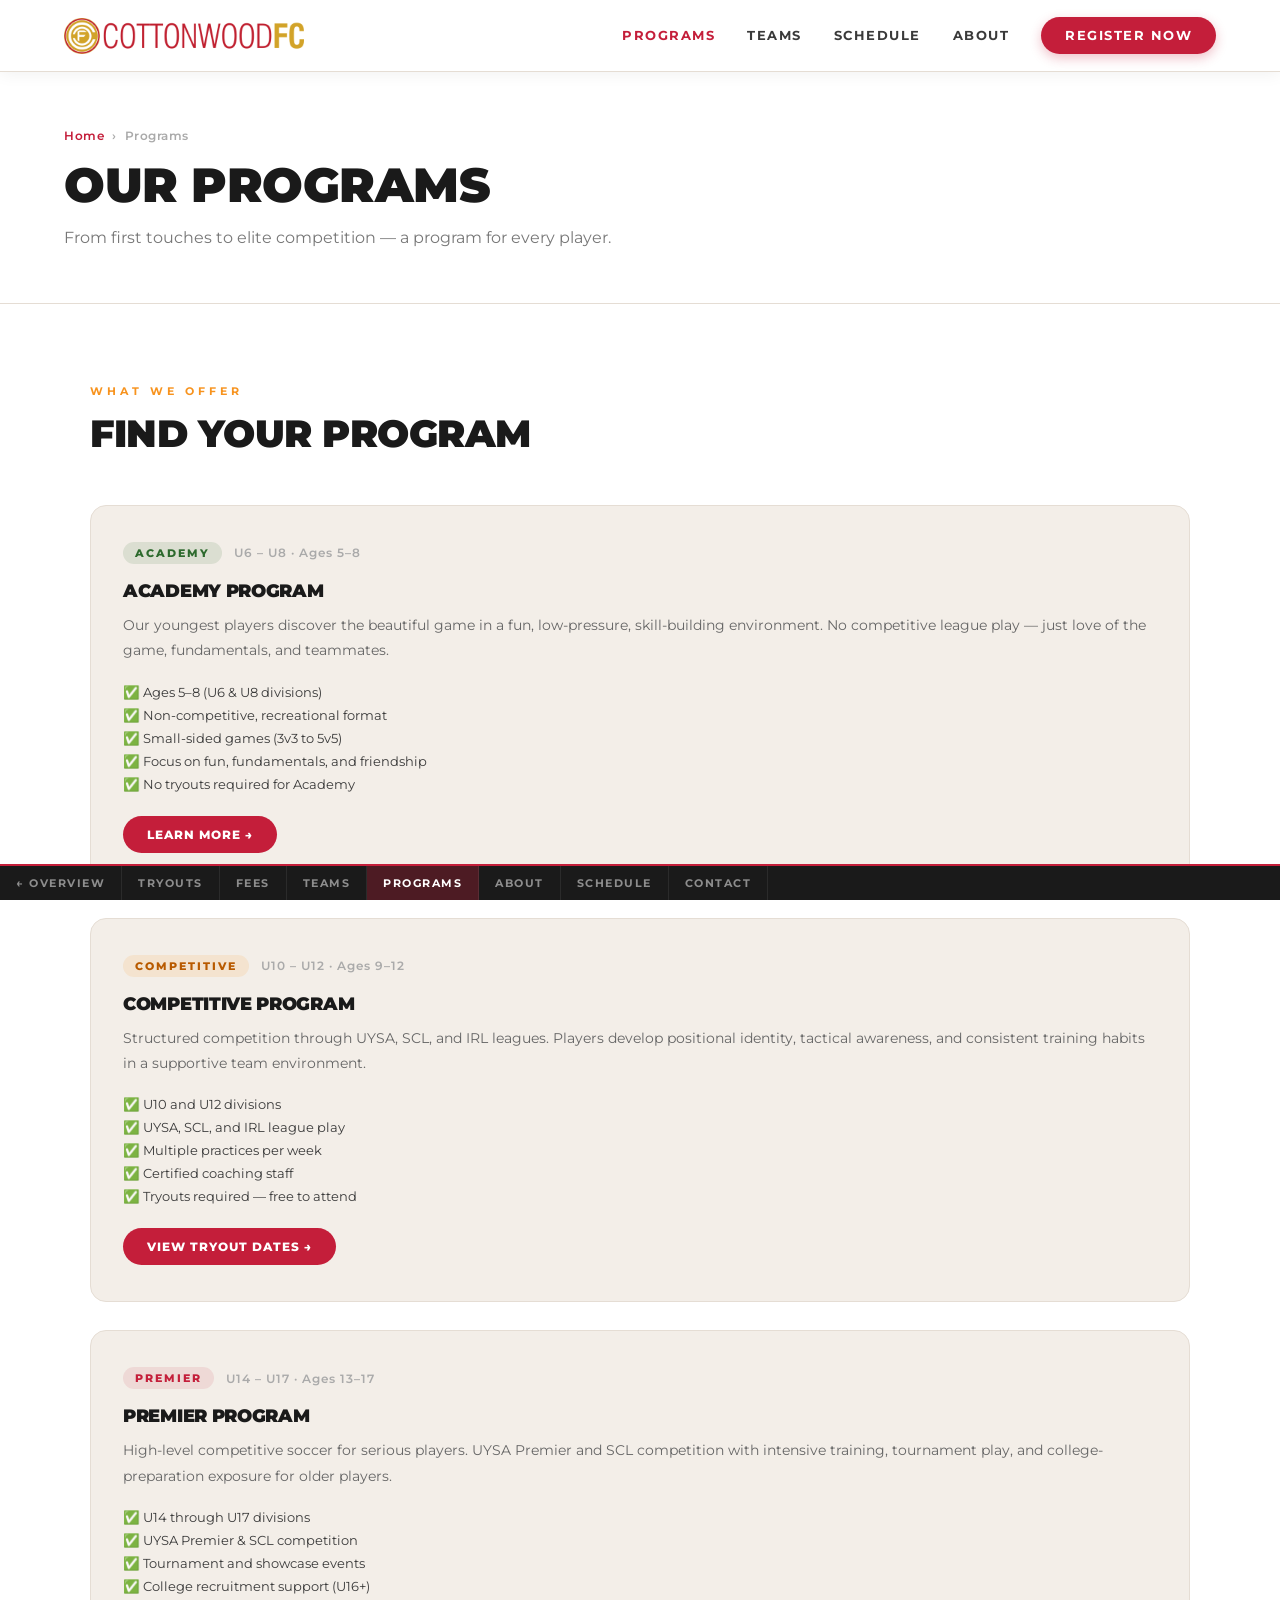
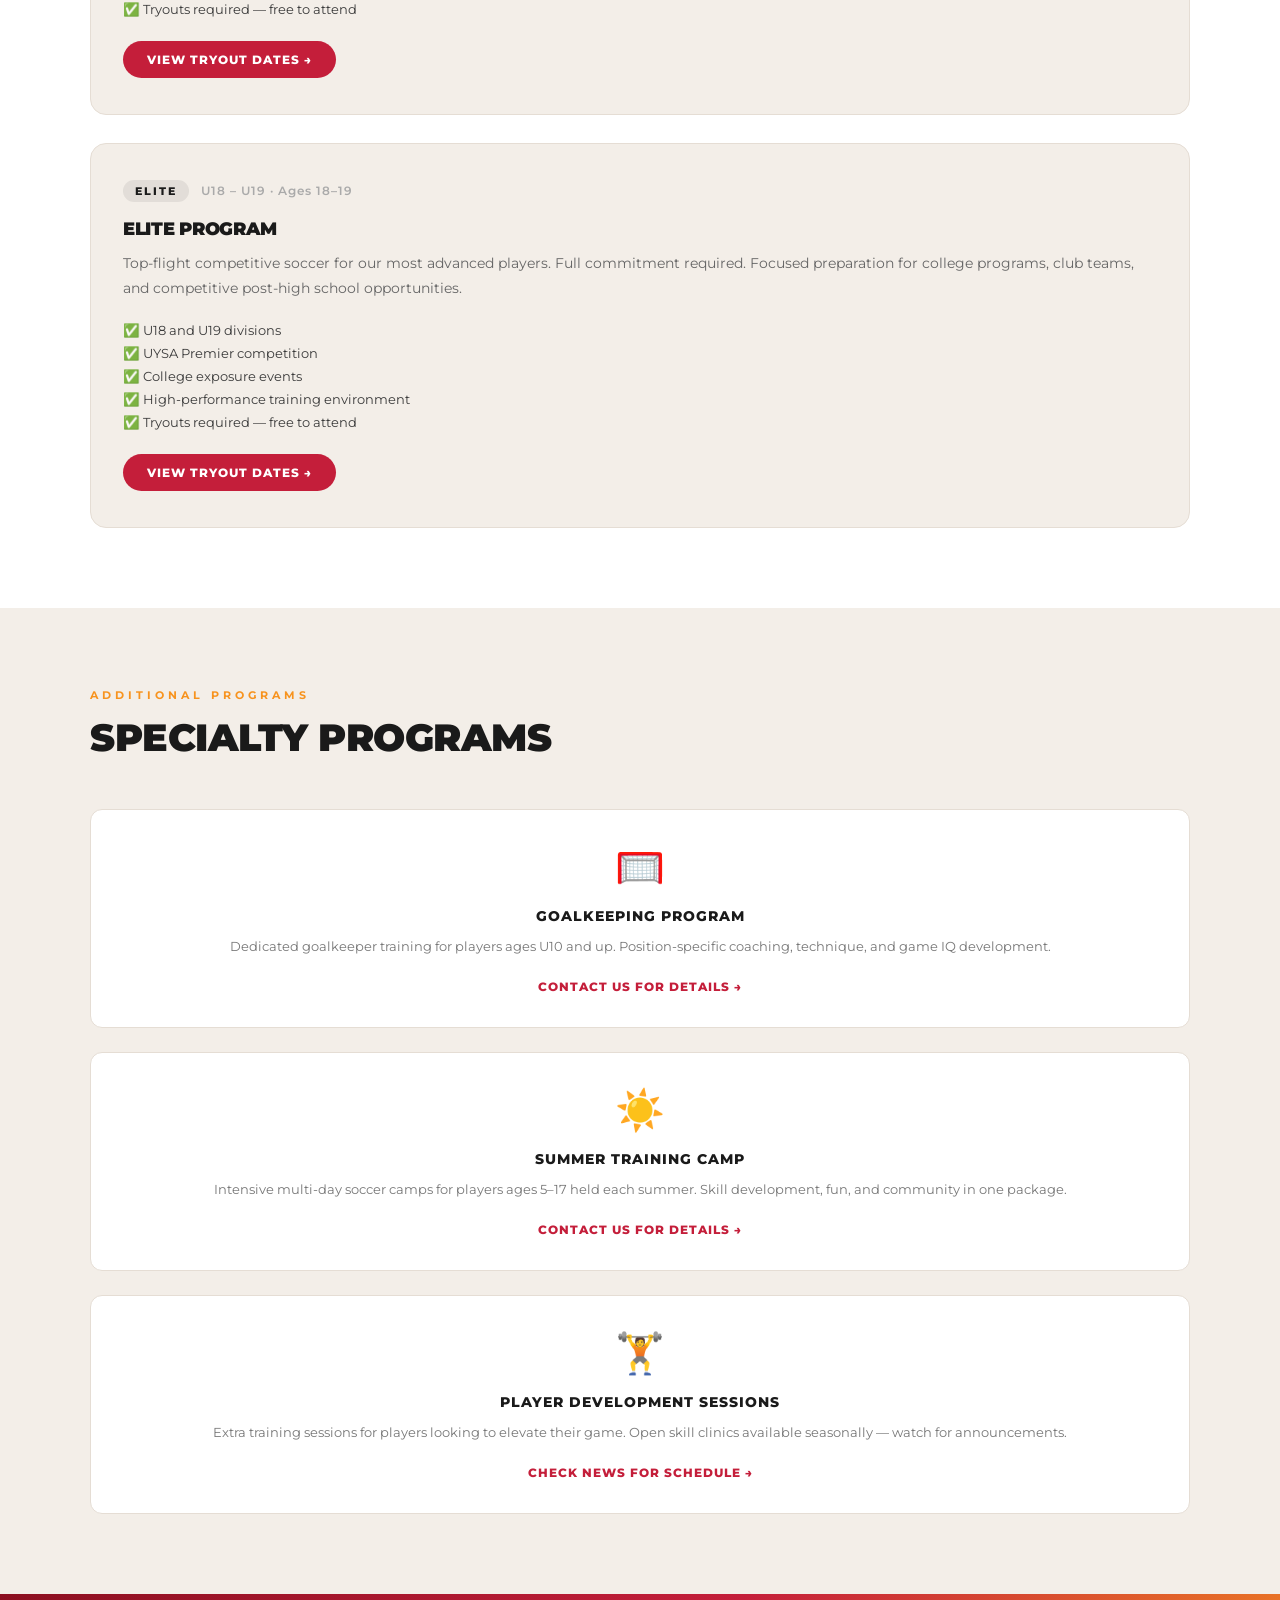
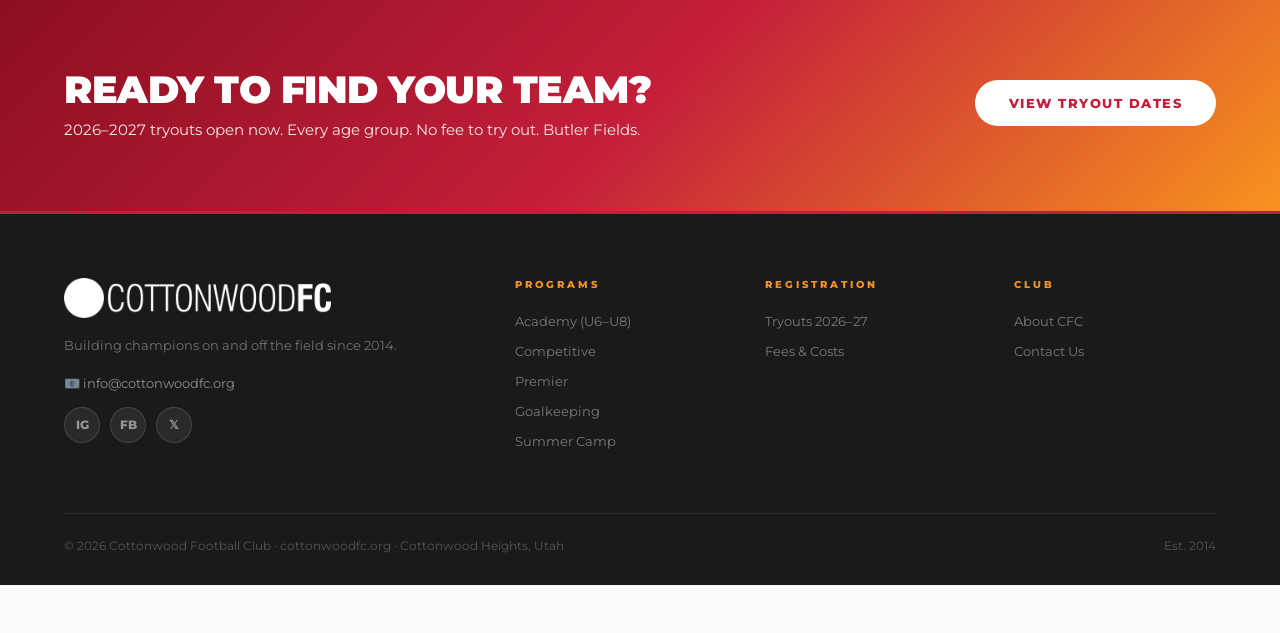
<file: programs-preview.html>
<!DOCTYPE html>
<html lang="en">
<head>
  <meta charset="UTF-8"><meta name="viewport" content="width=device-width, initial-scale=1.0">
  <title>Programs — Cottonwood FC</title>
  <link href="https://fonts.googleapis.com/css2?family=Montserrat:ital,wght@0,400;0,500;0,600;0,700;0,800;0,900;1,800&display=swap" rel="stylesheet">
  <link rel="stylesheet" href="theme.css">
  <style>
    .preview-bar{position:fixed;bottom:0;left:0;right:0;z-index:9999;background:#1A1A1A;display:flex;align-items:center;gap:0;overflow-x:auto;border-top:2px solid #C41E3A;}
    .preview-bar a{padding:10px 16px;font-size:0.68rem;font-weight:700;letter-spacing:1.5px;text-transform:uppercase;color:rgba(255,255,255,0.5);text-decoration:none;white-space:nowrap;border-right:1px solid rgba(255,255,255,0.08);transition:color 0.2s,background 0.2s;}
    .preview-bar a:hover,.preview-bar a.active{color:white;background:rgba(196,30,58,0.3);}
    body{padding-bottom:48px;}
  </style>
</head>
<body>

<nav id="site-nav">
  <a href="concept4.html" class="nav-logo"><img src="cfc-logo-long.png" alt="Cottonwood FC"></a>
  <div class="nav-links" id="primary-nav">
    <a href="programs-preview.html" aria-current="page">Programs</a>
    <a href="teams-preview.html">Teams</a>
    <a href="schedule-preview.html">Schedule</a>
    <a href="about-preview.html">About</a>
    <a href="#" class="nav-btn">Register Now</a>
  </div>
  <button class="nav-hamburger" id="nav-toggle" aria-label="Menu"><span></span><span></span><span></span></button>
</nav>

<div class="page-hero">
  <div class="page-hero-inner">
    <div class="page-breadcrumb"><a href="concept4.html">Home</a><span>›</span><span>Programs</span></div>
    <h1 class="page-title">Our Programs</h1>
    <p class="page-hero-sub">From first touches to elite competition — a program for every player.</p>
  </div>
</div>

<section class="inner-sect bg-white">
  <div class="inner-wrap">
    <div class="sec-eyebrow">What We Offer</div>
    <h2 class="sec-title">Find Your Program</h2>
    <div class="program-cards">
      <div class="program-card">
        <div class="prog-top"><div class="prog-badge" style="background:rgba(45,106,45,0.12);color:#2D6A2D">Academy</div><div class="prog-ages">U6 – U8 · Ages 5–8</div></div>
        <h3>Academy Program</h3>
        <p>Our youngest players discover the beautiful game in a fun, low-pressure, skill-building environment. No competitive league play — just love of the game, fundamentals, and teammates.</p>
        <ul class="prog-features">
          <li>✅ Ages 5–8 (U6 &amp; U8 divisions)</li>
          <li>✅ Non-competitive, recreational format</li>
          <li>✅ Small-sided games (3v3 to 5v5)</li>
          <li>✅ Focus on fun, fundamentals, and friendship</li>
          <li>✅ No tryouts required for Academy</li>
        </ul>
        <a href="tryouts-preview.html" class="prog-cta">Learn More →</a>
      </div>
      <div class="program-card">
        <div class="prog-top"><div class="prog-badge" style="background:rgba(247,147,30,0.12);color:#b85a00">Competitive</div><div class="prog-ages">U10 – U12 · Ages 9–12</div></div>
        <h3>Competitive Program</h3>
        <p>Structured competition through UYSA, SCL, and IRL leagues. Players develop positional identity, tactical awareness, and consistent training habits in a supportive team environment.</p>
        <ul class="prog-features">
          <li>✅ U10 and U12 divisions</li>
          <li>✅ UYSA, SCL, and IRL league play</li>
          <li>✅ Multiple practices per week</li>
          <li>✅ Certified coaching staff</li>
          <li>✅ Tryouts required — free to attend</li>
        </ul>
        <a href="tryouts-preview.html" class="prog-cta">View Tryout Dates →</a>
      </div>
      <div class="program-card">
        <div class="prog-top"><div class="prog-badge">Premier</div><div class="prog-ages">U14 – U17 · Ages 13–17</div></div>
        <h3>Premier Program</h3>
        <p>High-level competitive soccer for serious players. UYSA Premier and SCL competition with intensive training, tournament play, and college-preparation exposure for older players.</p>
        <ul class="prog-features">
          <li>✅ U14 through U17 divisions</li>
          <li>✅ UYSA Premier &amp; SCL competition</li>
          <li>✅ Tournament and showcase events</li>
          <li>✅ College recruitment support (U16+)</li>
          <li>✅ Tryouts required — free to attend</li>
        </ul>
        <a href="tryouts-preview.html" class="prog-cta">View Tryout Dates →</a>
      </div>
      <div class="program-card">
        <div class="prog-top"><div class="prog-badge" style="background:rgba(26,26,26,0.08);color:#1A1A1A">Elite</div><div class="prog-ages">U18 – U19 · Ages 18–19</div></div>
        <h3>Elite Program</h3>
        <p>Top-flight competitive soccer for our most advanced players. Full commitment required. Focused preparation for college programs, club teams, and competitive post-high school opportunities.</p>
        <ul class="prog-features">
          <li>✅ U18 and U19 divisions</li>
          <li>✅ UYSA Premier competition</li>
          <li>✅ College exposure events</li>
          <li>✅ High-performance training environment</li>
          <li>✅ Tryouts required — free to attend</li>
        </ul>
        <a href="tryouts-preview.html" class="prog-cta">View Tryout Dates →</a>
      </div>
    </div>
  </div>
</section>

<section class="inner-sect bg-light">
  <div class="inner-wrap">
    <div class="sec-eyebrow">Additional Programs</div>
    <h2 class="sec-title">Specialty Programs</h2>
    <div class="specialty-grid">
      <div class="specialty-card"><div class="spec-icon">🥅</div><h3>Goalkeeping Program</h3><p>Dedicated goalkeeper training for players ages U10 and up. Position-specific coaching, technique, and game IQ development.</p><a href="contact-preview.html" class="spec-link">Contact Us for Details →</a></div>
      <div class="specialty-card"><div class="spec-icon">☀️</div><h3>Summer Training Camp</h3><p>Intensive multi-day soccer camps for players ages 5–17 held each summer. Skill development, fun, and community in one package.</p><a href="contact-preview.html" class="spec-link">Contact Us for Details →</a></div>
      <div class="specialty-card"><div class="spec-icon">🏋️</div><h3>Player Development Sessions</h3><p>Extra training sessions for players looking to elevate their game. Open skill clinics available seasonally — watch for announcements.</p><a href="#" class="spec-link">Check News for Schedule →</a></div>
    </div>
  </div>
</section>

<div class="tryouts-band">
  <div><h2>Ready to Find Your Team?</h2><p>2026–2027 tryouts open now. Every age group. No fee to try out. Butler Fields.</p></div>
  <a href="tryouts-preview.html" class="btn-white">View Tryout Dates</a>
</div>

<footer id="site-footer">
  <div class="footer-grid">
    <div><div class="f-logo"><img src="cfc-logo-long.png" alt="Cottonwood FC"></div><p class="f-desc">Building champions on and off the field since 2014.</p><p class="f-contact">📧 info@cottonwoodfc.org</p><div class="social-row"><a href="#" class="social-btn">IG</a><a href="#" class="social-btn">FB</a><a href="#" class="social-btn">𝕏</a></div></div>
    <div class="f-col"><h4>Programs</h4><ul><li><a href="#">Academy (U6–U8)</a></li><li><a href="#">Competitive</a></li><li><a href="#">Premier</a></li><li><a href="#">Goalkeeping</a></li><li><a href="#">Summer Camp</a></li></ul></div>
    <div class="f-col"><h4>Registration</h4><ul><li><a href="tryouts-preview.html">Tryouts 2026–27</a></li><li><a href="fees-preview.html">Fees &amp; Costs</a></li></ul></div>
    <div class="f-col"><h4>Club</h4><ul><li><a href="about-preview.html">About CFC</a></li><li><a href="contact-preview.html">Contact Us</a></li></ul></div>
  </div>
  <div class="footer-bottom"><p>© 2026 Cottonwood Football Club · cottonwoodfc.org · Cottonwood Heights, Utah</p><p>Est. 2014</p></div>
</footer>

<div class="preview-bar">
  <a href="pages-index.html">← Overview</a>
  <a href="tryouts-preview.html">Tryouts</a>
  <a href="fees-preview.html">Fees</a>
  <a href="teams-preview.html">Teams</a>
  <a href="programs-preview.html" class="active">Programs</a>
  <a href="about-preview.html">About</a>
  <a href="schedule-preview.html">Schedule</a>
  <a href="contact-preview.html">Contact</a>
</div>
<script>var t=document.getElementById('nav-toggle'),n=document.getElementById('primary-nav');if(t&&n){t.addEventListener('click',function(){n.classList.toggle('nav-open');t.classList.toggle('is-open');});}</script>
</body></html>
</file>
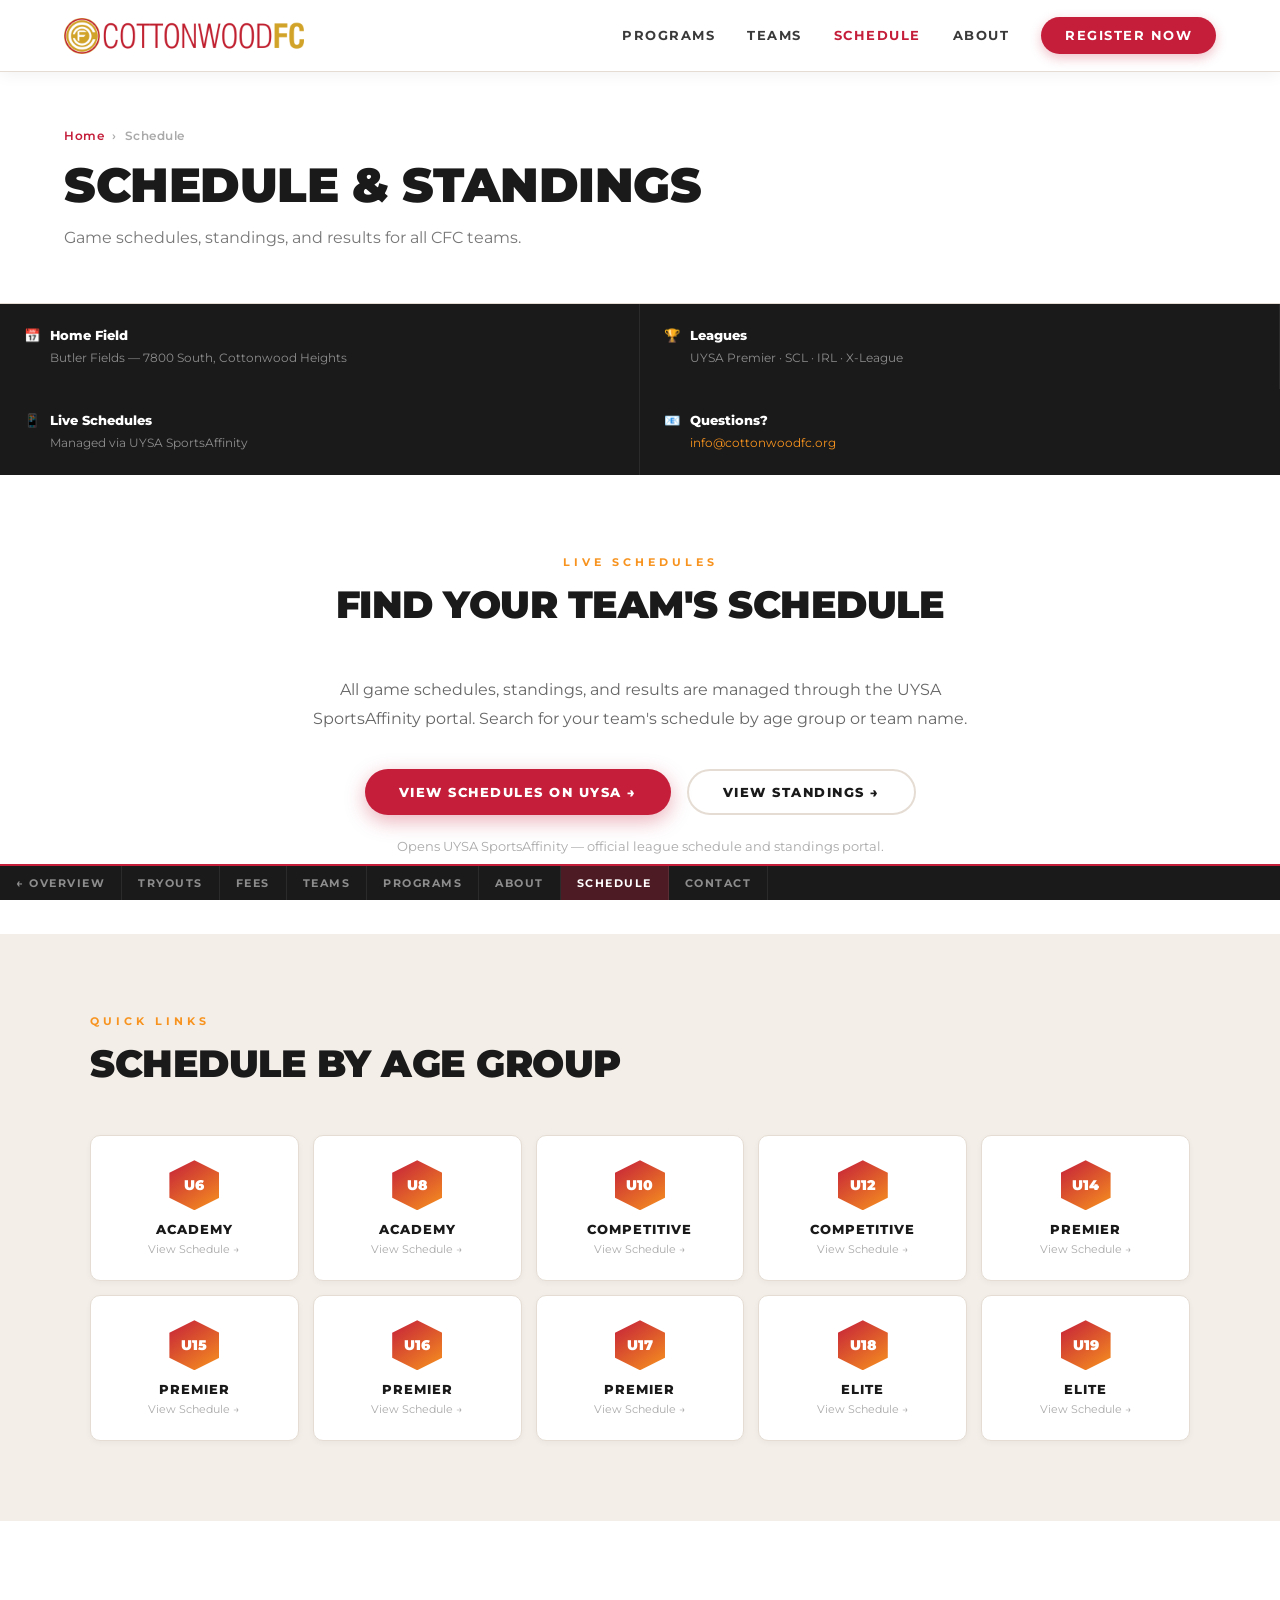
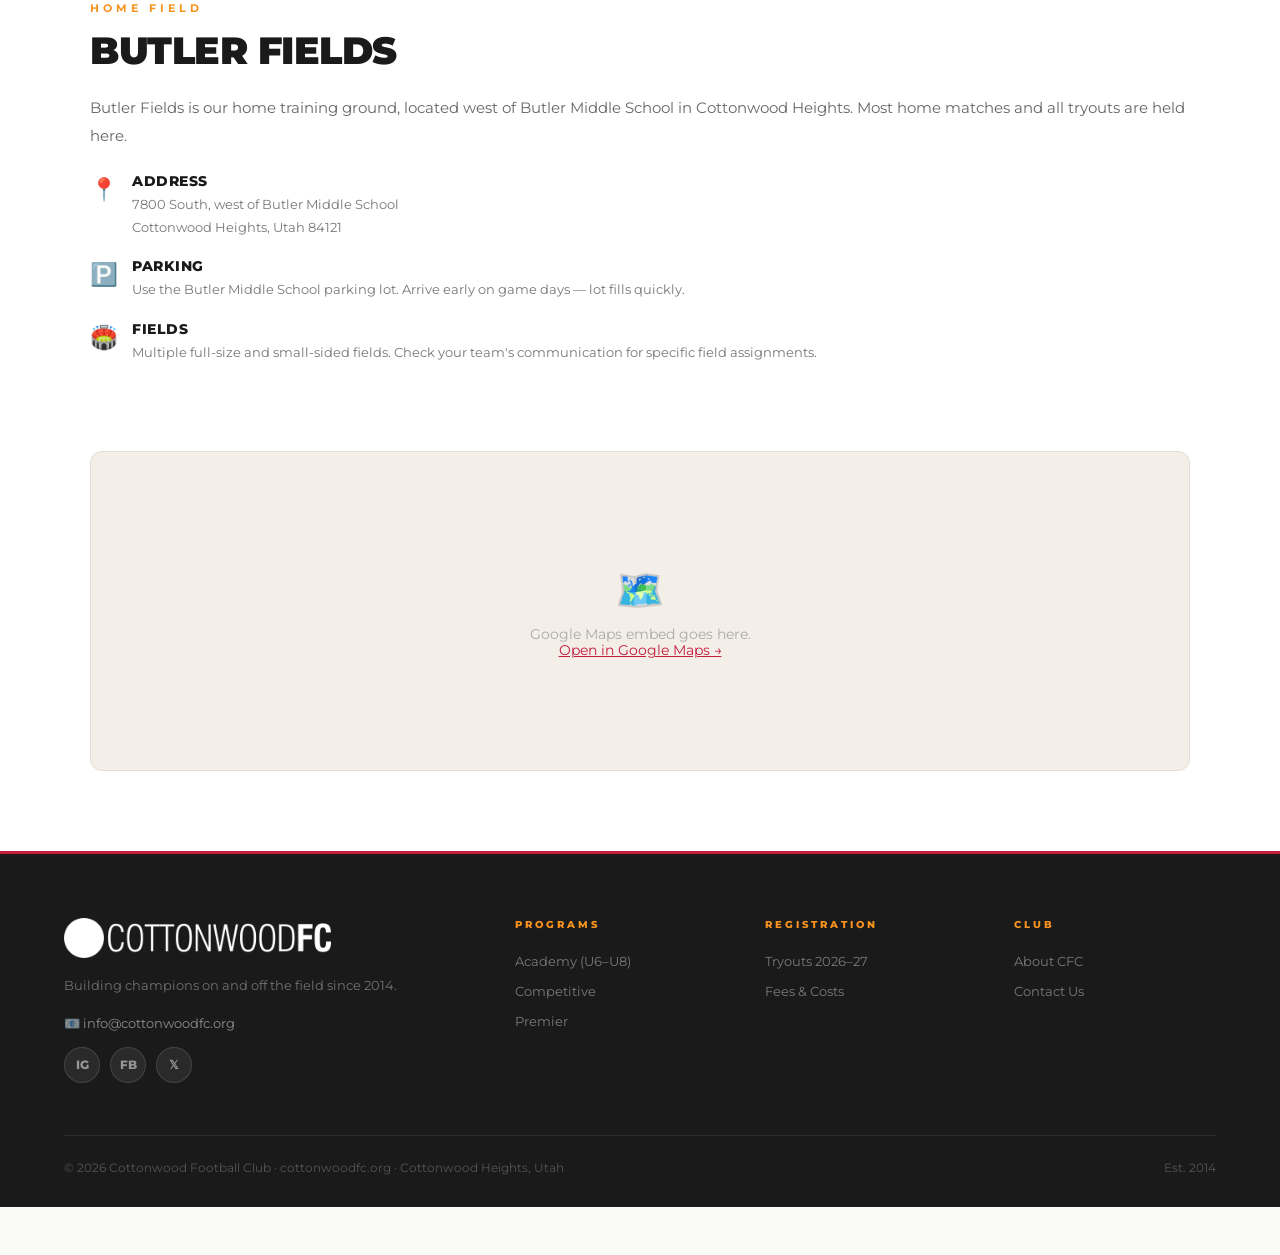
<file: schedule-preview.html>
<!DOCTYPE html>
<html lang="en">
<head>
  <meta charset="UTF-8"><meta name="viewport" content="width=device-width, initial-scale=1.0">
  <title>Schedule — Cottonwood FC</title>
  <link href="https://fonts.googleapis.com/css2?family=Montserrat:ital,wght@0,400;0,500;0,600;0,700;0,800;0,900;1,800&display=swap" rel="stylesheet">
  <link rel="stylesheet" href="theme.css">
  <style>
    .preview-bar{position:fixed;bottom:0;left:0;right:0;z-index:9999;background:#1A1A1A;display:flex;align-items:center;gap:0;overflow-x:auto;border-top:2px solid #C41E3A;}
    .preview-bar a{padding:10px 16px;font-size:0.68rem;font-weight:700;letter-spacing:1.5px;text-transform:uppercase;color:rgba(255,255,255,0.5);text-decoration:none;white-space:nowrap;border-right:1px solid rgba(255,255,255,0.08);transition:color 0.2s,background 0.2s;}
    .preview-bar a:hover,.preview-bar a.active{color:white;background:rgba(196,30,58,0.3);}
    body{padding-bottom:48px;}
  </style>
</head>
<body>

<nav id="site-nav">
  <a href="concept4.html" class="nav-logo"><img src="cfc-logo-long.png" alt="Cottonwood FC"></a>
  <div class="nav-links" id="primary-nav">
    <a href="programs-preview.html">Programs</a>
    <a href="teams-preview.html">Teams</a>
    <a href="schedule-preview.html" aria-current="page">Schedule</a>
    <a href="about-preview.html">About</a>
    <a href="#" class="nav-btn">Register Now</a>
  </div>
  <button class="nav-hamburger" id="nav-toggle" aria-label="Menu"><span></span><span></span><span></span></button>
</nav>

<div class="page-hero">
  <div class="page-hero-inner">
    <div class="page-breadcrumb"><a href="concept4.html">Home</a><span>›</span><span>Schedule</span></div>
    <h1 class="page-title">Schedule &amp; Standings</h1>
    <p class="page-hero-sub">Game schedules, standings, and results for all CFC teams.</p>
  </div>
</div>

<div class="info-bar">
  <div class="info-item">📅 <div><strong>Home Field</strong><span>Butler Fields — 7800 South, Cottonwood Heights</span></div></div>
  <div class="info-item">🏆 <div><strong>Leagues</strong><span>UYSA Premier · SCL · IRL · X-League</span></div></div>
  <div class="info-item">📱 <div><strong>Live Schedules</strong><span>Managed via UYSA SportsAffinity</span></div></div>
  <div class="info-item">📧 <div><strong>Questions?</strong><span><a href="mailto:info@cottonwoodfc.org">info@cottonwoodfc.org</a></span></div></div>
</div>

<section class="inner-sect bg-white">
  <div class="inner-wrap" style="text-align:center;max-width:700px;margin:0 auto;">
    <div class="sec-eyebrow">Live Schedules</div>
    <h2 class="sec-title">Find Your Team's Schedule</h2>
    <p style="font-size:1rem;color:#666;line-height:1.8;margin-bottom:36px;">All game schedules, standings, and results are managed through the UYSA SportsAffinity portal. Search for your team's schedule by age group or team name.</p>
    <div style="display:flex;gap:16px;justify-content:center;flex-wrap:wrap;">
      <a href="#" class="btn-primary">View Schedules on UYSA →</a>
      <a href="#" class="btn-outline">View Standings →</a>
    </div>
    <p style="font-size:0.8rem;color:#aaa;margin-top:24px;">Opens UYSA SportsAffinity — official league schedule and standings portal.</p>
  </div>
</section>

<section class="inner-sect bg-light">
  <div class="inner-wrap">
    <div class="sec-eyebrow">Quick Links</div>
    <h2 class="sec-title">Schedule by Age Group</h2>
    <div class="age-grid">
      <a href="#" class="age-card"><div class="age-hex">U6</div><div class="age-name">Academy</div><div class="age-detail">View Schedule →</div></a>
      <a href="#" class="age-card"><div class="age-hex">U8</div><div class="age-name">Academy</div><div class="age-detail">View Schedule →</div></a>
      <a href="#" class="age-card"><div class="age-hex">U10</div><div class="age-name">Competitive</div><div class="age-detail">View Schedule →</div></a>
      <a href="#" class="age-card"><div class="age-hex">U12</div><div class="age-name">Competitive</div><div class="age-detail">View Schedule →</div></a>
      <a href="#" class="age-card"><div class="age-hex">U14</div><div class="age-name">Premier</div><div class="age-detail">View Schedule →</div></a>
      <a href="#" class="age-card"><div class="age-hex">U15</div><div class="age-name">Premier</div><div class="age-detail">View Schedule →</div></a>
      <a href="#" class="age-card"><div class="age-hex">U16</div><div class="age-name">Premier</div><div class="age-detail">View Schedule →</div></a>
      <a href="#" class="age-card"><div class="age-hex">U17</div><div class="age-name">Premier</div><div class="age-detail">View Schedule →</div></a>
      <a href="#" class="age-card"><div class="age-hex">U18</div><div class="age-name">Elite</div><div class="age-detail">View Schedule →</div></a>
      <a href="#" class="age-card"><div class="age-hex">U19</div><div class="age-name">Elite</div><div class="age-detail">View Schedule →</div></a>
    </div>
  </div>
</section>

<section class="inner-sect bg-white">
  <div class="inner-wrap">
    <div class="two-col-info">
      <div>
        <div class="sec-eyebrow">Home Field</div>
        <h2 class="sec-title" style="margin-bottom:20px;">Butler Fields</h2>
        <p style="font-size:0.95rem;color:#666;line-height:1.8;margin-bottom:24px;">Butler Fields is our home training ground, located west of Butler Middle School in Cottonwood Heights. Most home matches and all tryouts are held here.</p>
        <div class="contact-details">
          <div class="contact-item"><span class="contact-item-icon">📍</span><div><strong>Address</strong><p>7800 South, west of Butler Middle School<br>Cottonwood Heights, Utah 84121</p></div></div>
          <div class="contact-item"><span class="contact-item-icon">🅿️</span><div><strong>Parking</strong><p>Use the Butler Middle School parking lot. Arrive early on game days — lot fills quickly.</p></div></div>
          <div class="contact-item"><span class="contact-item-icon">🏟️</span><div><strong>Fields</strong><p>Multiple full-size and small-sided fields. Check your team's communication for specific field assignments.</p></div></div>
        </div>
      </div>
      <div>
        <div style="width:100%;height:320px;background:var(--light);border:1px solid var(--border);border-radius:12px;display:flex;align-items:center;justify-content:center;flex-direction:column;gap:12px;color:#aaa;">
          <div style="font-size:2.5rem;">🗺️</div>
          <p style="font-size:0.85rem;text-align:center;padding:0 20px;">Google Maps embed goes here.<br><a href="https://maps.google.com" target="_blank" style="color:var(--red);">Open in Google Maps →</a></p>
        </div>
      </div>
    </div>
  </div>
</section>

<footer id="site-footer">
  <div class="footer-grid">
    <div><div class="f-logo"><img src="cfc-logo-long.png" alt="Cottonwood FC"></div><p class="f-desc">Building champions on and off the field since 2014.</p><p class="f-contact">📧 info@cottonwoodfc.org</p><div class="social-row"><a href="#" class="social-btn">IG</a><a href="#" class="social-btn">FB</a><a href="#" class="social-btn">𝕏</a></div></div>
    <div class="f-col"><h4>Programs</h4><ul><li><a href="programs-preview.html">Academy (U6–U8)</a></li><li><a href="programs-preview.html">Competitive</a></li><li><a href="programs-preview.html">Premier</a></li></ul></div>
    <div class="f-col"><h4>Registration</h4><ul><li><a href="tryouts-preview.html">Tryouts 2026–27</a></li><li><a href="fees-preview.html">Fees &amp; Costs</a></li></ul></div>
    <div class="f-col"><h4>Club</h4><ul><li><a href="about-preview.html">About CFC</a></li><li><a href="contact-preview.html">Contact Us</a></li></ul></div>
  </div>
  <div class="footer-bottom"><p>© 2026 Cottonwood Football Club · cottonwoodfc.org · Cottonwood Heights, Utah</p><p>Est. 2014</p></div>
</footer>

<div class="preview-bar">
  <a href="pages-index.html">← Overview</a>
  <a href="tryouts-preview.html">Tryouts</a>
  <a href="fees-preview.html">Fees</a>
  <a href="teams-preview.html">Teams</a>
  <a href="programs-preview.html">Programs</a>
  <a href="about-preview.html">About</a>
  <a href="schedule-preview.html" class="active">Schedule</a>
  <a href="contact-preview.html">Contact</a>
</div>
<script>var t=document.getElementById('nav-toggle'),n=document.getElementById('primary-nav');if(t&&n){t.addEventListener('click',function(){n.classList.toggle('nav-open');t.classList.toggle('is-open');});}</script>
</body></html>
</file>
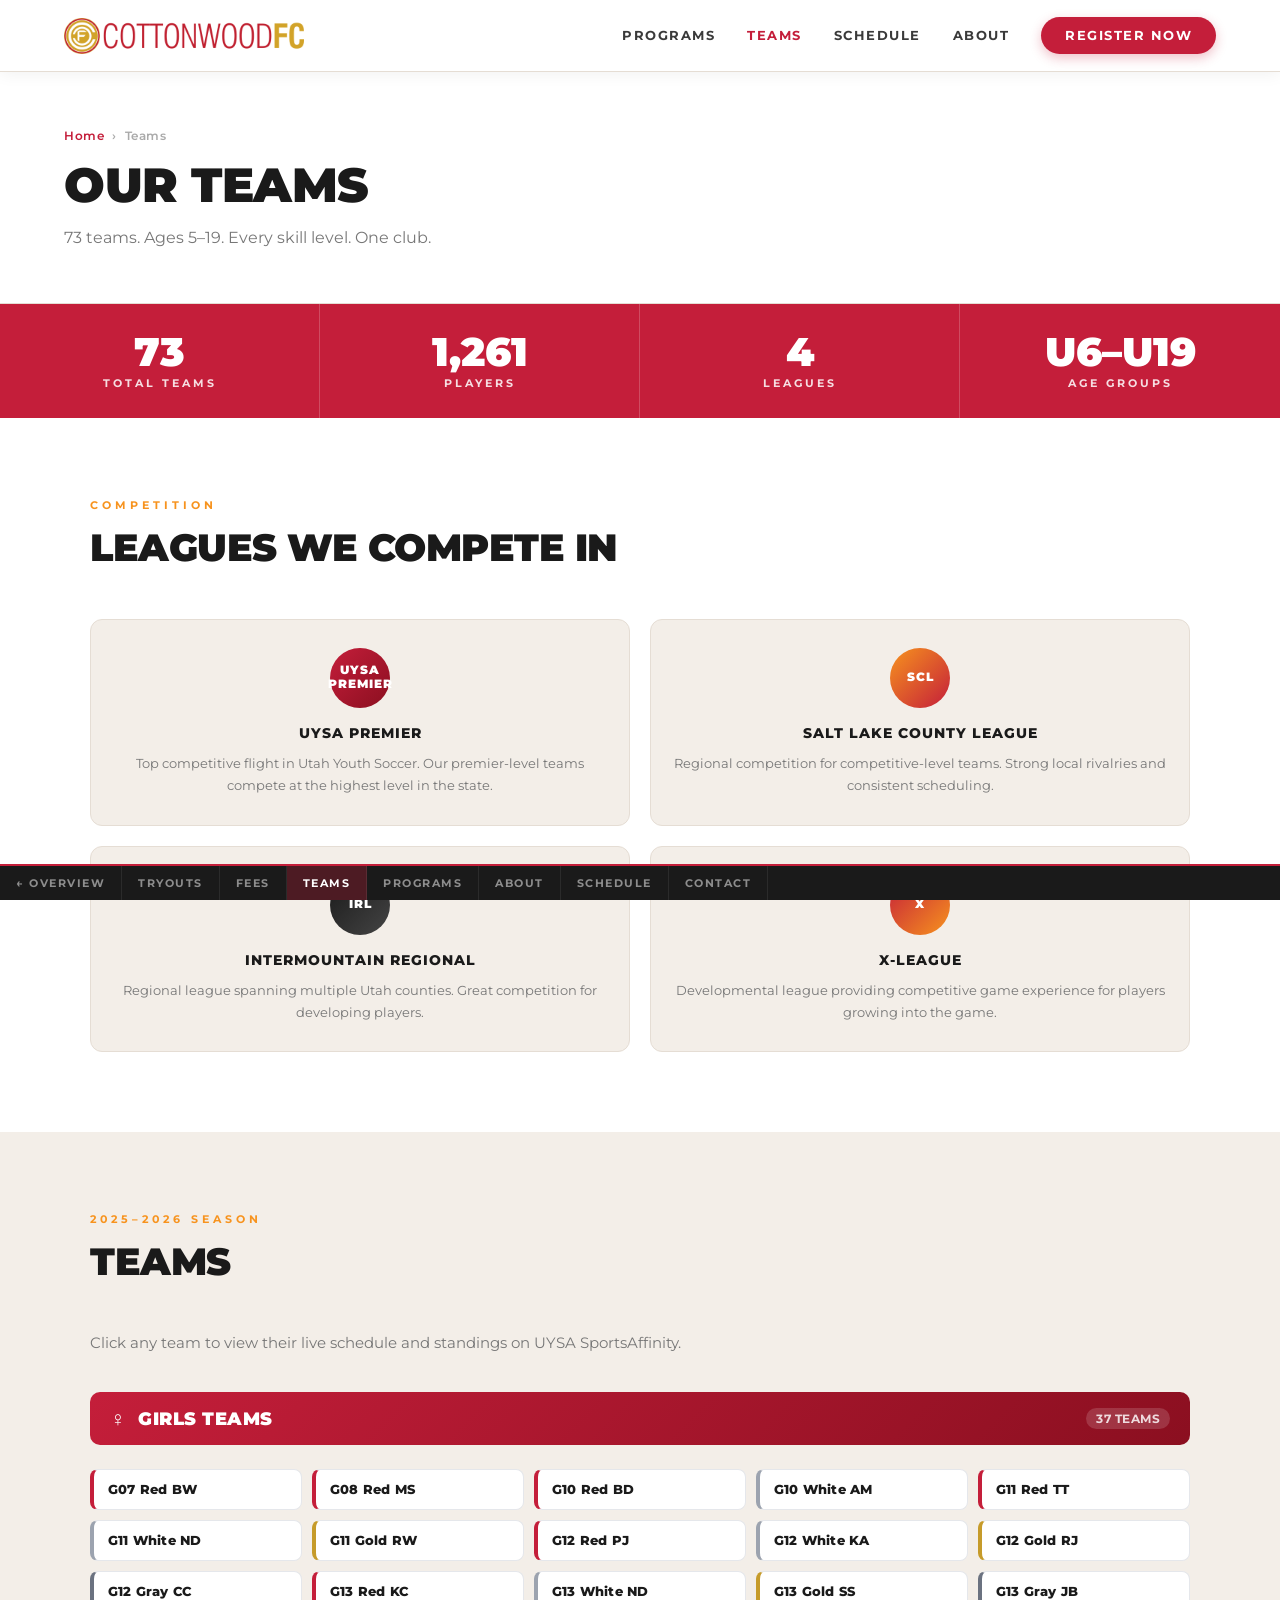
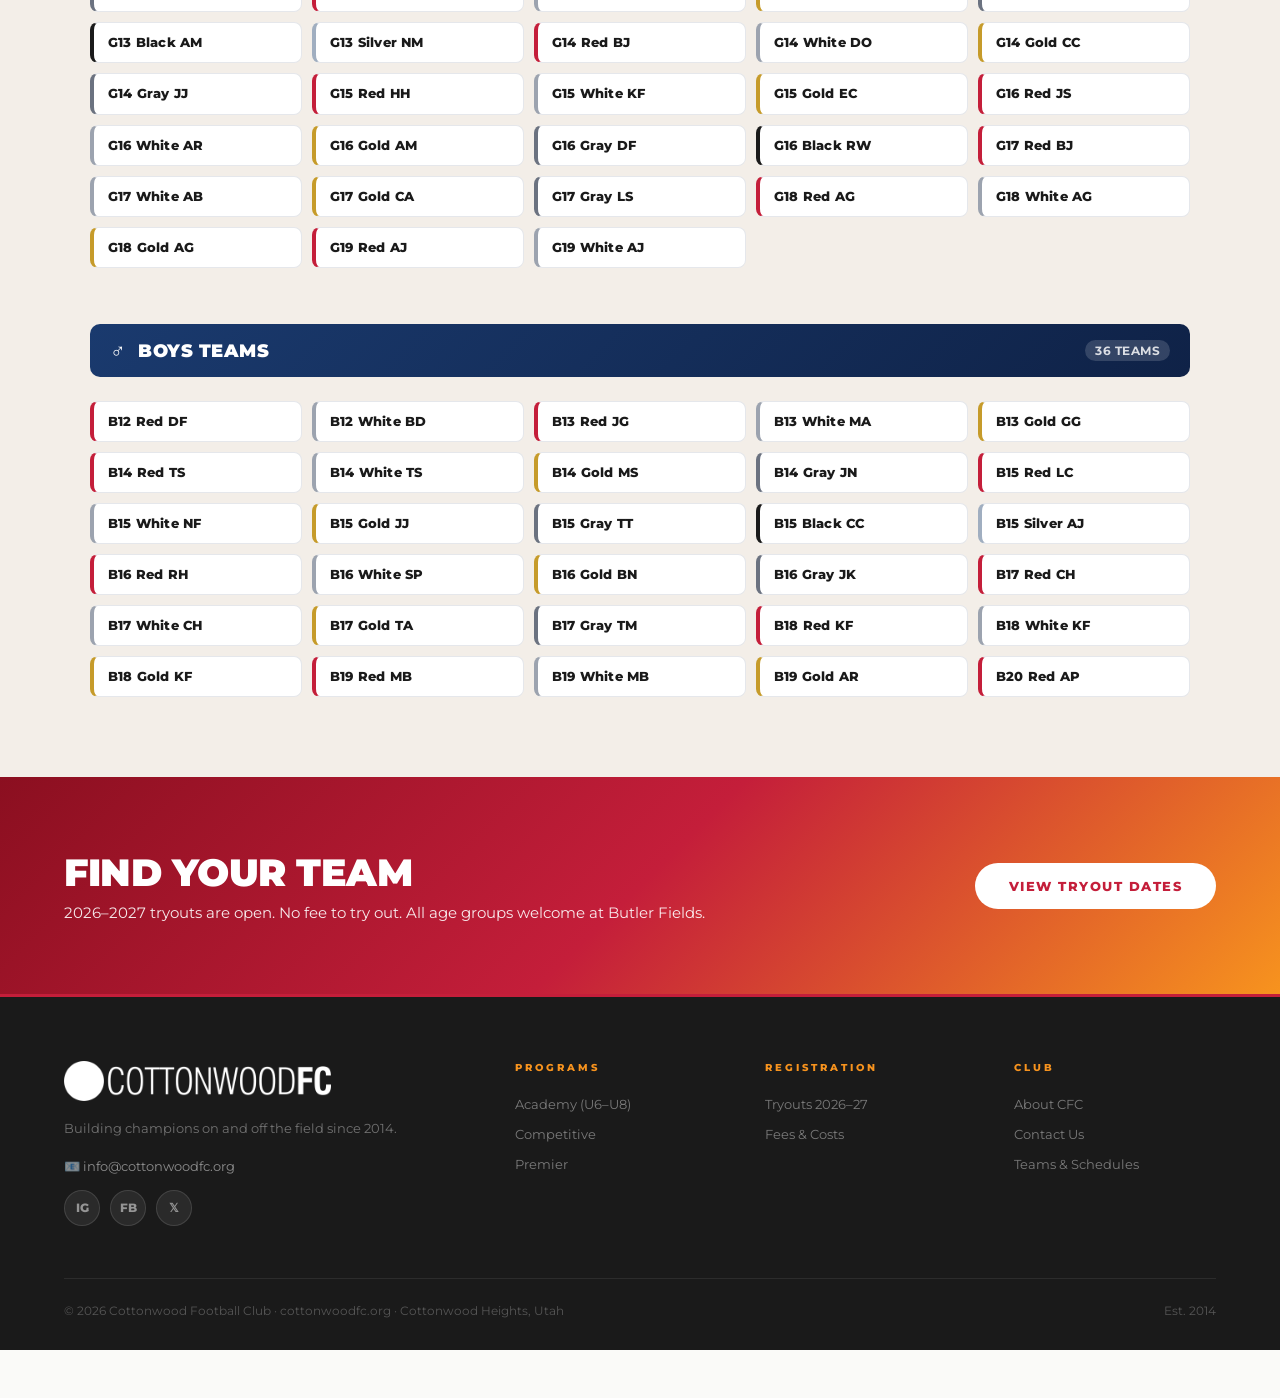
<file: teams-preview.html>
<!DOCTYPE html>
<html lang="en">
<head>
  <meta charset="UTF-8"><meta name="viewport" content="width=device-width, initial-scale=1.0">
  <title>Teams — Cottonwood FC</title>
  <link href="https://fonts.googleapis.com/css2?family=Montserrat:ital,wght@0,400;0,500;0,600;0,700;0,800;0,900;1,800&display=swap" rel="stylesheet">
  <link rel="stylesheet" href="theme.css">
  <style>
    .preview-bar{position:fixed;bottom:0;left:0;right:0;z-index:9999;background:#1A1A1A;display:flex;align-items:center;gap:0;overflow-x:auto;border-top:2px solid #C41E3A;}
    .preview-bar a{padding:10px 16px;font-size:0.68rem;font-weight:700;letter-spacing:1.5px;text-transform:uppercase;color:rgba(255,255,255,0.5);text-decoration:none;white-space:nowrap;border-right:1px solid rgba(255,255,255,0.08);transition:color 0.2s,background 0.2s;}
    .preview-bar a:hover,.preview-bar a.active{color:white;background:rgba(196,30,58,0.3);}
    body{padding-bottom:48px;}
  </style>
</head>
<body>

<nav id="site-nav">
  <a href="concept4.html" class="nav-logo"><img src="cfc-logo-long.png" alt="Cottonwood FC"></a>
  <div class="nav-links" id="primary-nav">
    <a href="programs-preview.html">Programs</a>
    <a href="teams-preview.html" aria-current="page">Teams</a>
    <a href="schedule-preview.html">Schedule</a>
    <a href="about-preview.html">About</a>
    <a href="#" class="nav-btn">Register Now</a>
  </div>
  <button class="nav-hamburger" id="nav-toggle" aria-label="Menu"><span></span><span></span><span></span></button>
</nav>

<div class="page-hero">
  <div class="page-hero-inner">
    <div class="page-breadcrumb"><a href="concept4.html">Home</a><span>›</span><span>Teams</span></div>
    <h1 class="page-title">Our Teams</h1>
    <p class="page-hero-sub">73 teams. Ages 5–19. Every skill level. One club.</p>
  </div>
</div>

<div class="stats-bar">
  <div class="stat"><div class="stat-num">73</div><div class="stat-lbl">Total Teams</div></div>
  <div class="stat"><div class="stat-num">1,261</div><div class="stat-lbl">Players</div></div>
  <div class="stat"><div class="stat-num">4</div><div class="stat-lbl">Leagues</div></div>
  <div class="stat"><div class="stat-num">U6–U19</div><div class="stat-lbl">Age Groups</div></div>
</div>

<section class="inner-sect bg-white">
  <div class="inner-wrap">
    <div class="sec-eyebrow">Competition</div>
    <h2 class="sec-title">Leagues We Compete In</h2>
    <div class="league-cards">
      <div class="league-card"><div class="league-badge" style="background:linear-gradient(135deg,#C41E3A,#8B0F20);">UYSA<br>Premier</div><h3>UYSA Premier</h3><p>Top competitive flight in Utah Youth Soccer. Our premier-level teams compete at the highest level in the state.</p></div>
      <div class="league-card"><div class="league-badge" style="background:linear-gradient(135deg,#F7931E,#C41E3A);">SCL</div><h3>Salt Lake County League</h3><p>Regional competition for competitive-level teams. Strong local rivalries and consistent scheduling.</p></div>
      <div class="league-card"><div class="league-badge" style="background:linear-gradient(135deg,#1A1A1A,#444);">IRL</div><h3>Intermountain Regional</h3><p>Regional league spanning multiple Utah counties. Great competition for developing players.</p></div>
      <div class="league-card"><div class="league-badge" style="background:linear-gradient(135deg,#C41E3A,#F7931E);">X</div><h3>X-League</h3><p>Developmental league providing competitive game experience for players growing into the game.</p></div>
    </div>
  </div>
</section>

<style>
  /* Team Roster Card styles */
  .gender-block { margin-bottom: 56px; }
  .gender-block:last-child { margin-bottom: 0; }
  .gender-header { display:flex;align-items:center;gap:12px;padding:14px 20px;border-radius:10px;font-size:1.1rem;font-weight:900;letter-spacing:0.5px;text-transform:uppercase;margin-bottom:24px;color:white; }
  .gender-girls { background:linear-gradient(135deg,#C41E3A 0%,#8B0F20 100%); }
  .gender-boys  { background:linear-gradient(135deg,#1a3a6e 0%,#0f2247 100%); }
  .gender-icon  { font-size:1.3rem; }
  .gender-count { margin-left:auto;font-size:0.78rem;font-weight:700;opacity:0.85;background:rgba(255,255,255,0.18);padding:3px 10px;border-radius:20px; }
  .team-cards-grid { display:grid;grid-template-columns:repeat(auto-fill,minmax(210px,1fr));gap:10px; }
  .team-card-sm { display:flex;align-items:center;justify-content:space-between;background:white;border:1px solid #e5e7eb;border-left:4px solid #C41E3A;border-radius:8px;padding:11px 14px;text-decoration:none;color:#1A1A1A;transition:transform 0.15s,box-shadow 0.15s;gap:8px; }
  .team-card-sm:hover { transform:translateY(-2px);box-shadow:0 6px 18px rgba(0,0,0,0.09); }
  .tc-name { font-size:0.82rem;font-weight:800;letter-spacing:0.2px;color:#1A1A1A;line-height:1.3; }
  .tc-sched { font-size:0.7rem;font-weight:700;color:#C41E3A;white-space:nowrap;flex-shrink:0;opacity:0;transition:opacity 0.15s; }
  .team-card-sm:hover .tc-sched { opacity:1; }
</style>

<section class="inner-sect bg-light">
  <div class="inner-wrap">
    <div class="sec-eyebrow">2025–2026 Season</div>
    <h2 class="sec-title">Teams</h2>
    <p style="color:#777;font-size:0.95rem;margin-bottom:40px;">Click any team to view their live schedule and standings on UYSA SportsAffinity.</p>

    <!-- GIRLS -->
    <div class="gender-block">
      <div class="gender-header gender-girls">
        <span class="gender-icon">♀</span> Girls Teams
        <span class="gender-count">37 teams</span>
      </div>
      <div class="team-cards-grid">
        <a href="https://uysa.sportsaffinity.com/tour/public/info/schedule_results2.asp?teamname=Cottonwood%20FC%20G07%20Red%20BW" target="_blank" rel="noopener" class="team-card-sm tc-red" style="border-left-color:#C41E3A"><span class="tc-name">G07 Red BW</span><span class="tc-sched">Schedule →</span></a>
        <a href="https://uysa.sportsaffinity.com/tour/public/info/schedule_results2.asp?teamname=Cottonwood%20FC%20G08%20Red%20MS" target="_blank" rel="noopener" class="team-card-sm tc-red" style="border-left-color:#C41E3A"><span class="tc-name">G08 Red MS</span><span class="tc-sched">Schedule →</span></a>
        <a href="https://uysa.sportsaffinity.com/tour/public/info/schedule_results2.asp?teamname=Cottonwood%20FC%20G10%20Red%20BD" target="_blank" rel="noopener" class="team-card-sm tc-red" style="border-left-color:#C41E3A"><span class="tc-name">G10 Red BD</span><span class="tc-sched">Schedule →</span></a>
        <a href="https://uysa.sportsaffinity.com/tour/public/info/schedule_results2.asp?teamname=Cottonwood%20FC%20G10%20White%20AM" target="_blank" rel="noopener" class="team-card-sm tc-white" style="border-left-color:#9CA3AF"><span class="tc-name">G10 White AM</span><span class="tc-sched">Schedule →</span></a>
        <a href="https://uysa.sportsaffinity.com/tour/public/info/schedule_results2.asp?teamname=Cottonwood%20FC%20G11%20Red%20TT" target="_blank" rel="noopener" class="team-card-sm tc-red" style="border-left-color:#C41E3A"><span class="tc-name">G11 Red TT</span><span class="tc-sched">Schedule →</span></a>
        <a href="https://uysa.sportsaffinity.com/tour/public/info/schedule_results2.asp?teamname=Cottonwood%20FC%20G11%20White%20ND" target="_blank" rel="noopener" class="team-card-sm tc-white" style="border-left-color:#9CA3AF"><span class="tc-name">G11 White ND</span><span class="tc-sched">Schedule →</span></a>
        <a href="https://uysa.sportsaffinity.com/tour/public/info/schedule_results2.asp?teamname=Cottonwood%20FC%20G11%20Gold%20RW" target="_blank" rel="noopener" class="team-card-sm tc-gold" style="border-left-color:#C69B2A"><span class="tc-name">G11 Gold RW</span><span class="tc-sched">Schedule →</span></a>
        <a href="https://uysa.sportsaffinity.com/tour/public/info/schedule_results2.asp?teamname=Cottonwood%20FC%20G12%20Red%20PJ" target="_blank" rel="noopener" class="team-card-sm tc-red" style="border-left-color:#C41E3A"><span class="tc-name">G12 Red PJ</span><span class="tc-sched">Schedule →</span></a>
        <a href="https://uysa.sportsaffinity.com/tour/public/info/schedule_results2.asp?teamname=Cottonwood%20FC%20G12%20White%20KA" target="_blank" rel="noopener" class="team-card-sm tc-white" style="border-left-color:#9CA3AF"><span class="tc-name">G12 White KA</span><span class="tc-sched">Schedule →</span></a>
        <a href="https://uysa.sportsaffinity.com/tour/public/info/schedule_results2.asp?teamname=Cottonwood%20FC%20G12%20Gold%20RJ" target="_blank" rel="noopener" class="team-card-sm tc-gold" style="border-left-color:#C69B2A"><span class="tc-name">G12 Gold RJ</span><span class="tc-sched">Schedule →</span></a>
        <a href="https://uysa.sportsaffinity.com/tour/public/info/schedule_results2.asp?teamname=Cottonwood%20FC%20G12%20Gray%20CC" target="_blank" rel="noopener" class="team-card-sm tc-gray" style="border-left-color:#6B7280"><span class="tc-name">G12 Gray CC</span><span class="tc-sched">Schedule →</span></a>
        <a href="https://uysa.sportsaffinity.com/tour/public/info/schedule_results2.asp?teamname=Cottonwood%20FC%20G13%20Red%20KC" target="_blank" rel="noopener" class="team-card-sm tc-red" style="border-left-color:#C41E3A"><span class="tc-name">G13 Red KC</span><span class="tc-sched">Schedule →</span></a>
        <a href="https://uysa.sportsaffinity.com/tour/public/info/schedule_results2.asp?teamname=Cottonwood%20FC%20G13%20White%20ND" target="_blank" rel="noopener" class="team-card-sm tc-white" style="border-left-color:#9CA3AF"><span class="tc-name">G13 White ND</span><span class="tc-sched">Schedule →</span></a>
        <a href="https://uysa.sportsaffinity.com/tour/public/info/schedule_results2.asp?teamname=Cottonwood%20FC%20G13%20Gold%20SS" target="_blank" rel="noopener" class="team-card-sm tc-gold" style="border-left-color:#C69B2A"><span class="tc-name">G13 Gold SS</span><span class="tc-sched">Schedule →</span></a>
        <a href="https://uysa.sportsaffinity.com/tour/public/info/schedule_results2.asp?teamname=Cottonwood%20FC%20G13%20Gray%20JB" target="_blank" rel="noopener" class="team-card-sm tc-gray" style="border-left-color:#6B7280"><span class="tc-name">G13 Gray JB</span><span class="tc-sched">Schedule →</span></a>
        <a href="https://uysa.sportsaffinity.com/tour/public/info/schedule_results2.asp?teamname=Cottonwood%20FC%20G13%20Black%20AM" target="_blank" rel="noopener" class="team-card-sm tc-black" style="border-left-color:#1A1A1A"><span class="tc-name">G13 Black AM</span><span class="tc-sched">Schedule →</span></a>
        <a href="https://uysa.sportsaffinity.com/tour/public/info/schedule_results2.asp?teamname=Cottonwood%20FC%20G13%20Silver%20NM" target="_blank" rel="noopener" class="team-card-sm tc-silver" style="border-left-color:#A0AEC0"><span class="tc-name">G13 Silver NM</span><span class="tc-sched">Schedule →</span></a>
        <a href="https://uysa.sportsaffinity.com/tour/public/info/schedule_results2.asp?teamname=Cottonwood%20FC%20G14%20Red%20BJ" target="_blank" rel="noopener" class="team-card-sm tc-red" style="border-left-color:#C41E3A"><span class="tc-name">G14 Red BJ</span><span class="tc-sched">Schedule →</span></a>
        <a href="https://uysa.sportsaffinity.com/tour/public/info/schedule_results2.asp?teamname=Cottonwood%20FC%20G14%20White%20DO" target="_blank" rel="noopener" class="team-card-sm tc-white" style="border-left-color:#9CA3AF"><span class="tc-name">G14 White DO</span><span class="tc-sched">Schedule →</span></a>
        <a href="https://uysa.sportsaffinity.com/tour/public/info/schedule_results2.asp?teamname=Cottonwood%20FC%20G14%20Gold%20CC" target="_blank" rel="noopener" class="team-card-sm tc-gold" style="border-left-color:#C69B2A"><span class="tc-name">G14 Gold CC</span><span class="tc-sched">Schedule →</span></a>
        <a href="https://uysa.sportsaffinity.com/tour/public/info/schedule_results2.asp?teamname=Cottonwood%20FC%20G14%20Gray%20JJ" target="_blank" rel="noopener" class="team-card-sm tc-gray" style="border-left-color:#6B7280"><span class="tc-name">G14 Gray JJ</span><span class="tc-sched">Schedule →</span></a>
        <a href="https://uysa.sportsaffinity.com/tour/public/info/schedule_results2.asp?teamname=Cottonwood%20FC%20G15%20Red%20HH" target="_blank" rel="noopener" class="team-card-sm tc-red" style="border-left-color:#C41E3A"><span class="tc-name">G15 Red HH</span><span class="tc-sched">Schedule →</span></a>
        <a href="https://uysa.sportsaffinity.com/tour/public/info/schedule_results2.asp?teamname=Cottonwood%20FC%20G15%20White%20KF" target="_blank" rel="noopener" class="team-card-sm tc-white" style="border-left-color:#9CA3AF"><span class="tc-name">G15 White KF</span><span class="tc-sched">Schedule →</span></a>
        <a href="https://uysa.sportsaffinity.com/tour/public/info/schedule_results2.asp?teamname=Cottonwood%20FC%20G15%20Gold%20EC" target="_blank" rel="noopener" class="team-card-sm tc-gold" style="border-left-color:#C69B2A"><span class="tc-name">G15 Gold EC</span><span class="tc-sched">Schedule →</span></a>
        <a href="https://uysa.sportsaffinity.com/tour/public/info/schedule_results2.asp?teamname=Cottonwood%20FC%20G16%20Red%20JS" target="_blank" rel="noopener" class="team-card-sm tc-red" style="border-left-color:#C41E3A"><span class="tc-name">G16 Red JS</span><span class="tc-sched">Schedule →</span></a>
        <a href="https://uysa.sportsaffinity.com/tour/public/info/schedule_results2.asp?teamname=Cottonwood%20FC%20G16%20White%20AR" target="_blank" rel="noopener" class="team-card-sm tc-white" style="border-left-color:#9CA3AF"><span class="tc-name">G16 White AR</span><span class="tc-sched">Schedule →</span></a>
        <a href="https://uysa.sportsaffinity.com/tour/public/info/schedule_results2.asp?teamname=Cottonwood%20FC%20G16%20Gold%20AM" target="_blank" rel="noopener" class="team-card-sm tc-gold" style="border-left-color:#C69B2A"><span class="tc-name">G16 Gold AM</span><span class="tc-sched">Schedule →</span></a>
        <a href="https://uysa.sportsaffinity.com/tour/public/info/schedule_results2.asp?teamname=Cottonwood%20FC%20G16%20Gray%20DF" target="_blank" rel="noopener" class="team-card-sm tc-gray" style="border-left-color:#6B7280"><span class="tc-name">G16 Gray DF</span><span class="tc-sched">Schedule →</span></a>
        <a href="https://uysa.sportsaffinity.com/tour/public/info/schedule_results2.asp?teamname=Cottonwood%20FC%20G16%20Black%20RW" target="_blank" rel="noopener" class="team-card-sm tc-black" style="border-left-color:#1A1A1A"><span class="tc-name">G16 Black RW</span><span class="tc-sched">Schedule →</span></a>
        <a href="https://uysa.sportsaffinity.com/tour/public/info/schedule_results2.asp?teamname=Cottonwood%20FC%20G17%20Red%20BJ" target="_blank" rel="noopener" class="team-card-sm tc-red" style="border-left-color:#C41E3A"><span class="tc-name">G17 Red BJ</span><span class="tc-sched">Schedule →</span></a>
        <a href="https://uysa.sportsaffinity.com/tour/public/info/schedule_results2.asp?teamname=Cottonwood%20FC%20G17%20White%20AB" target="_blank" rel="noopener" class="team-card-sm tc-white" style="border-left-color:#9CA3AF"><span class="tc-name">G17 White AB</span><span class="tc-sched">Schedule →</span></a>
        <a href="https://uysa.sportsaffinity.com/tour/public/info/schedule_results2.asp?teamname=Cottonwood%20FC%20G17%20Gold%20CA" target="_blank" rel="noopener" class="team-card-sm tc-gold" style="border-left-color:#C69B2A"><span class="tc-name">G17 Gold CA</span><span class="tc-sched">Schedule →</span></a>
        <a href="https://uysa.sportsaffinity.com/tour/public/info/schedule_results2.asp?teamname=Cottonwood%20FC%20G17%20Gray%20LS" target="_blank" rel="noopener" class="team-card-sm tc-gray" style="border-left-color:#6B7280"><span class="tc-name">G17 Gray LS</span><span class="tc-sched">Schedule →</span></a>
        <a href="https://scheduler.leaguelobster.com/2600518/spring-2026-district-3-academy-league/spring-2026/?mode=full#team=26406762" target="_blank" rel="noopener" class="team-card-sm tc-red" style="border-left-color:#C41E3A"><span class="tc-name">G18 Red AG</span><span class="tc-sched">Schedule →</span></a>
        <a href="https://scheduler.leaguelobster.com/2600518/spring-2026-district-3-academy-league/spring-2026/?mode=full#team=26406763" target="_blank" rel="noopener" class="team-card-sm tc-white" style="border-left-color:#9CA3AF"><span class="tc-name">G18 White AG</span><span class="tc-sched">Schedule →</span></a>
        <a href="https://scheduler.leaguelobster.com/2600518/spring-2026-district-3-academy-league/spring-2026/?mode=full#team=26406768" target="_blank" rel="noopener" class="team-card-sm tc-gold" style="border-left-color:#C69B2A"><span class="tc-name">G18 Gold AG</span><span class="tc-sched">Schedule →</span></a>
        <a href="https://scheduler.leaguelobster.com/2600518/spring-2026-district-3-academy-league/spring-2026/?mode=full#team=26406769" target="_blank" rel="noopener" class="team-card-sm tc-red" style="border-left-color:#C41E3A"><span class="tc-name">G19 Red AJ</span><span class="tc-sched">Schedule →</span></a>
        <a href="https://scheduler.leaguelobster.com/2600518/spring-2026-district-3-academy-league/spring-2026/?mode=full#team=26406722" target="_blank" rel="noopener" class="team-card-sm tc-white" style="border-left-color:#9CA3AF"><span class="tc-name">G19 White AJ</span><span class="tc-sched">Schedule →</span></a>
      </div>
    </div>

    <!-- BOYS -->
    <div class="gender-block">
      <div class="gender-header gender-boys">
        <span class="gender-icon">♂</span> Boys Teams
        <span class="gender-count">36 teams</span>
      </div>
      <div class="team-cards-grid">
        <a href="https://uysa.sportsaffinity.com/tour/public/info/schedule_results2.asp?teamname=Cottonwood%20FC%20B12%20Red%20DF" target="_blank" rel="noopener" class="team-card-sm tc-red" style="border-left-color:#C41E3A"><span class="tc-name">B12 Red DF</span><span class="tc-sched">Schedule →</span></a>
        <a href="https://uysa.sportsaffinity.com/tour/public/info/schedule_results2.asp?teamname=Cottonwood%20FC%20B12%20White%20BD" target="_blank" rel="noopener" class="team-card-sm tc-white" style="border-left-color:#9CA3AF"><span class="tc-name">B12 White BD</span><span class="tc-sched">Schedule →</span></a>
        <a href="https://uysa.sportsaffinity.com/tour/public/info/schedule_results2.asp?teamname=Cottonwood%20FC%20B13%20Red%20JG" target="_blank" rel="noopener" class="team-card-sm tc-red" style="border-left-color:#C41E3A"><span class="tc-name">B13 Red JG</span><span class="tc-sched">Schedule →</span></a>
        <a href="https://uysa.sportsaffinity.com/tour/public/info/schedule_results2.asp?teamname=Cottonwood%20FC%20B13%20White%20MA" target="_blank" rel="noopener" class="team-card-sm tc-white" style="border-left-color:#9CA3AF"><span class="tc-name">B13 White MA</span><span class="tc-sched">Schedule →</span></a>
        <a href="https://uysa.sportsaffinity.com/tour/public/info/schedule_results2.asp?teamname=Cottonwood%20FC%20B13%20Gold%20GG" target="_blank" rel="noopener" class="team-card-sm tc-gold" style="border-left-color:#C69B2A"><span class="tc-name">B13 Gold GG</span><span class="tc-sched">Schedule →</span></a>
        <a href="https://uysa.sportsaffinity.com/tour/public/info/schedule_results2.asp?teamname=Cottonwood%20FC%20B14%20Red%20TS" target="_blank" rel="noopener" class="team-card-sm tc-red" style="border-left-color:#C41E3A"><span class="tc-name">B14 Red TS</span><span class="tc-sched">Schedule →</span></a>
        <a href="https://uysa.sportsaffinity.com/tour/public/info/schedule_results2.asp?teamname=Cottonwood%20FC%20B14%20White%20TS" target="_blank" rel="noopener" class="team-card-sm tc-white" style="border-left-color:#9CA3AF"><span class="tc-name">B14 White TS</span><span class="tc-sched">Schedule →</span></a>
        <a href="https://uysa.sportsaffinity.com/tour/public/info/schedule_results2.asp?teamname=Cottonwood%20FC%20B14%20Gold%20MS" target="_blank" rel="noopener" class="team-card-sm tc-gold" style="border-left-color:#C69B2A"><span class="tc-name">B14 Gold MS</span><span class="tc-sched">Schedule →</span></a>
        <a href="https://uysa.sportsaffinity.com/tour/public/info/schedule_results2.asp?teamname=Cottonwood%20FC%20B14%20Gray%20JN" target="_blank" rel="noopener" class="team-card-sm tc-gray" style="border-left-color:#6B7280"><span class="tc-name">B14 Gray JN</span><span class="tc-sched">Schedule →</span></a>
        <a href="https://uysa.sportsaffinity.com/tour/public/info/schedule_results2.asp?teamname=Cottonwood%20FC%20B15%20Red%20LC" target="_blank" rel="noopener" class="team-card-sm tc-red" style="border-left-color:#C41E3A"><span class="tc-name">B15 Red LC</span><span class="tc-sched">Schedule →</span></a>
        <a href="https://uysa.sportsaffinity.com/tour/public/info/schedule_results2.asp?teamname=Cottonwood%20FC%20B15%20White%20NF" target="_blank" rel="noopener" class="team-card-sm tc-white" style="border-left-color:#9CA3AF"><span class="tc-name">B15 White NF</span><span class="tc-sched">Schedule →</span></a>
        <a href="https://uysa.sportsaffinity.com/tour/public/info/schedule_results2.asp?teamname=Cottonwood%20FC%20B15%20Gold%20JJ" target="_blank" rel="noopener" class="team-card-sm tc-gold" style="border-left-color:#C69B2A"><span class="tc-name">B15 Gold JJ</span><span class="tc-sched">Schedule →</span></a>
        <a href="https://uysa.sportsaffinity.com/tour/public/info/schedule_results2.asp?teamname=Cottonwood%20FC%20B15%20Gray%20TT" target="_blank" rel="noopener" class="team-card-sm tc-gray" style="border-left-color:#6B7280"><span class="tc-name">B15 Gray TT</span><span class="tc-sched">Schedule →</span></a>
        <a href="https://uysa.sportsaffinity.com/tour/public/info/schedule_results2.asp?teamname=Cottonwood%20FC%20B15%20Black%20CC" target="_blank" rel="noopener" class="team-card-sm tc-black" style="border-left-color:#1A1A1A"><span class="tc-name">B15 Black CC</span><span class="tc-sched">Schedule →</span></a>
        <a href="https://uysa.sportsaffinity.com/tour/public/info/schedule_results2.asp?teamname=Cottonwood%20FC%20B15%20Silver%20AJ" target="_blank" rel="noopener" class="team-card-sm tc-silver" style="border-left-color:#A0AEC0"><span class="tc-name">B15 Silver AJ</span><span class="tc-sched">Schedule →</span></a>
        <a href="https://uysa.sportsaffinity.com/tour/public/info/schedule_results2.asp?teamname=Cottonwood%20FC%20B16%20Red%20RH" target="_blank" rel="noopener" class="team-card-sm tc-red" style="border-left-color:#C41E3A"><span class="tc-name">B16 Red RH</span><span class="tc-sched">Schedule →</span></a>
        <a href="https://uysa.sportsaffinity.com/tour/public/info/schedule_results2.asp?teamname=Cottonwood%20FC%20B16%20White%20SP" target="_blank" rel="noopener" class="team-card-sm tc-white" style="border-left-color:#9CA3AF"><span class="tc-name">B16 White SP</span><span class="tc-sched">Schedule →</span></a>
        <a href="https://uysa.sportsaffinity.com/tour/public/info/schedule_results2.asp?teamname=Cottonwood%20FC%20B16%20Gold%20BN" target="_blank" rel="noopener" class="team-card-sm tc-gold" style="border-left-color:#C69B2A"><span class="tc-name">B16 Gold BN</span><span class="tc-sched">Schedule →</span></a>
        <a href="https://uysa.sportsaffinity.com/tour/public/info/schedule_results2.asp?teamname=Cottonwood%20FC%20B16%20Gray%20JK" target="_blank" rel="noopener" class="team-card-sm tc-gray" style="border-left-color:#6B7280"><span class="tc-name">B16 Gray JK</span><span class="tc-sched">Schedule →</span></a>
        <a href="https://uysa.sportsaffinity.com/tour/public/info/schedule_results2.asp?teamname=Cottonwood%20FC%20B17%20Red%20CH" target="_blank" rel="noopener" class="team-card-sm tc-red" style="border-left-color:#C41E3A"><span class="tc-name">B17 Red CH</span><span class="tc-sched">Schedule →</span></a>
        <a href="https://uysa.sportsaffinity.com/tour/public/info/schedule_results2.asp?teamname=Cottonwood%20FC%20B17%20White%20CH" target="_blank" rel="noopener" class="team-card-sm tc-white" style="border-left-color:#9CA3AF"><span class="tc-name">B17 White CH</span><span class="tc-sched">Schedule →</span></a>
        <a href="https://uysa.sportsaffinity.com/tour/public/info/schedule_results2.asp?teamname=Cottonwood%20FC%20B17%20Gold%20TA" target="_blank" rel="noopener" class="team-card-sm tc-gold" style="border-left-color:#C69B2A"><span class="tc-name">B17 Gold TA</span><span class="tc-sched">Schedule →</span></a>
        <a href="https://uysa.sportsaffinity.com/tour/public/info/schedule_results2.asp?teamname=Cottonwood%20FC%20B17%20Gray%20TM" target="_blank" rel="noopener" class="team-card-sm tc-gray" style="border-left-color:#6B7280"><span class="tc-name">B17 Gray TM</span><span class="tc-sched">Schedule →</span></a>
        <a href="https://scheduler.leaguelobster.com/2600518/spring-2026-district-3-academy-league/spring-2026/?mode=full#team=26406728" target="_blank" rel="noopener" class="team-card-sm tc-red" style="border-left-color:#C41E3A"><span class="tc-name">B18 Red KF</span><span class="tc-sched">Schedule →</span></a>
        <a href="https://scheduler.leaguelobster.com/2600518/spring-2026-district-3-academy-league/spring-2026/?mode=full#team=26406740" target="_blank" rel="noopener" class="team-card-sm tc-white" style="border-left-color:#9CA3AF"><span class="tc-name">B18 White KF</span><span class="tc-sched">Schedule →</span></a>
        <a href="https://scheduler.leaguelobster.com/2600518/spring-2026-district-3-academy-league/spring-2026/?mode=full#team=26406739" target="_blank" rel="noopener" class="team-card-sm tc-gold" style="border-left-color:#C69B2A"><span class="tc-name">B18 Gold KF</span><span class="tc-sched">Schedule →</span></a>
        <a href="https://scheduler.leaguelobster.com/2600518/spring-2026-district-3-academy-league/spring-2026/?mode=full#team=26406697" target="_blank" rel="noopener" class="team-card-sm tc-red" style="border-left-color:#C41E3A"><span class="tc-name">B19 Red MB</span><span class="tc-sched">Schedule →</span></a>
        <a href="https://scheduler.leaguelobster.com/2600518/spring-2026-district-3-academy-league/spring-2026/?mode=full#team=26406698" target="_blank" rel="noopener" class="team-card-sm tc-white" style="border-left-color:#9CA3AF"><span class="tc-name">B19 White MB</span><span class="tc-sched">Schedule →</span></a>
        <a href="https://scheduler.leaguelobster.com/2600518/spring-2026-district-3-academy-league/spring-2026/?mode=full#team=26406713" target="_blank" rel="noopener" class="team-card-sm tc-gold" style="border-left-color:#C69B2A"><span class="tc-name">B19 Gold AR</span><span class="tc-sched">Schedule →</span></a>
        <a href="https://scheduler.leaguelobster.com/2600518/spring-2026-district-3-academy-league/spring-2026/?mode=full#team=26406690" target="_blank" rel="noopener" class="team-card-sm tc-red" style="border-left-color:#C41E3A"><span class="tc-name">B20 Red AP</span><span class="tc-sched">Schedule →</span></a>
      </div>
    </div>

  </div>
</section>

<div class="tryouts-band">
  <div><h2>Find Your Team</h2><p>2026–2027 tryouts are open. No fee to try out. All age groups welcome at Butler Fields.</p></div>
  <a href="tryouts-preview.html" class="btn-white">View Tryout Dates</a>
</div>

<footer id="site-footer">
  <div class="footer-grid">
    <div><div class="f-logo"><img src="cfc-logo-long.png" alt="Cottonwood FC"></div><p class="f-desc">Building champions on and off the field since 2014.</p><p class="f-contact">📧 info@cottonwoodfc.org</p><div class="social-row"><a href="#" class="social-btn">IG</a><a href="#" class="social-btn">FB</a><a href="#" class="social-btn">𝕏</a></div></div>
    <div class="f-col"><h4>Programs</h4><ul><li><a href="programs-preview.html">Academy (U6–U8)</a></li><li><a href="programs-preview.html">Competitive</a></li><li><a href="programs-preview.html">Premier</a></li></ul></div>
    <div class="f-col"><h4>Registration</h4><ul><li><a href="tryouts-preview.html">Tryouts 2026–27</a></li><li><a href="fees-preview.html">Fees &amp; Costs</a></li></ul></div>
    <div class="f-col"><h4>Club</h4><ul><li><a href="about-preview.html">About CFC</a></li><li><a href="contact-preview.html">Contact Us</a></li><li><a href="teams-preview.html">Teams &amp; Schedules</a></li></ul></div>
  </div>
  <div class="footer-bottom"><p>© 2026 Cottonwood Football Club · cottonwoodfc.org · Cottonwood Heights, Utah</p><p>Est. 2014</p></div>
</footer>

<div class="preview-bar">
  <a href="pages-index.html">← Overview</a>
  <a href="tryouts-preview.html">Tryouts</a>
  <a href="fees-preview.html">Fees</a>
  <a href="teams-preview.html" class="active">Teams</a>
  <a href="programs-preview.html">Programs</a>
  <a href="about-preview.html">About</a>
  <a href="schedule-preview.html">Schedule</a>
  <a href="contact-preview.html">Contact</a>
</div>
<script>var t=document.getElementById('nav-toggle'),n=document.getElementById('primary-nav');if(t&&n){t.addEventListener('click',function(){n.classList.toggle('nav-open');t.classList.toggle('is-open');});}</script>
</body></html>
</file>
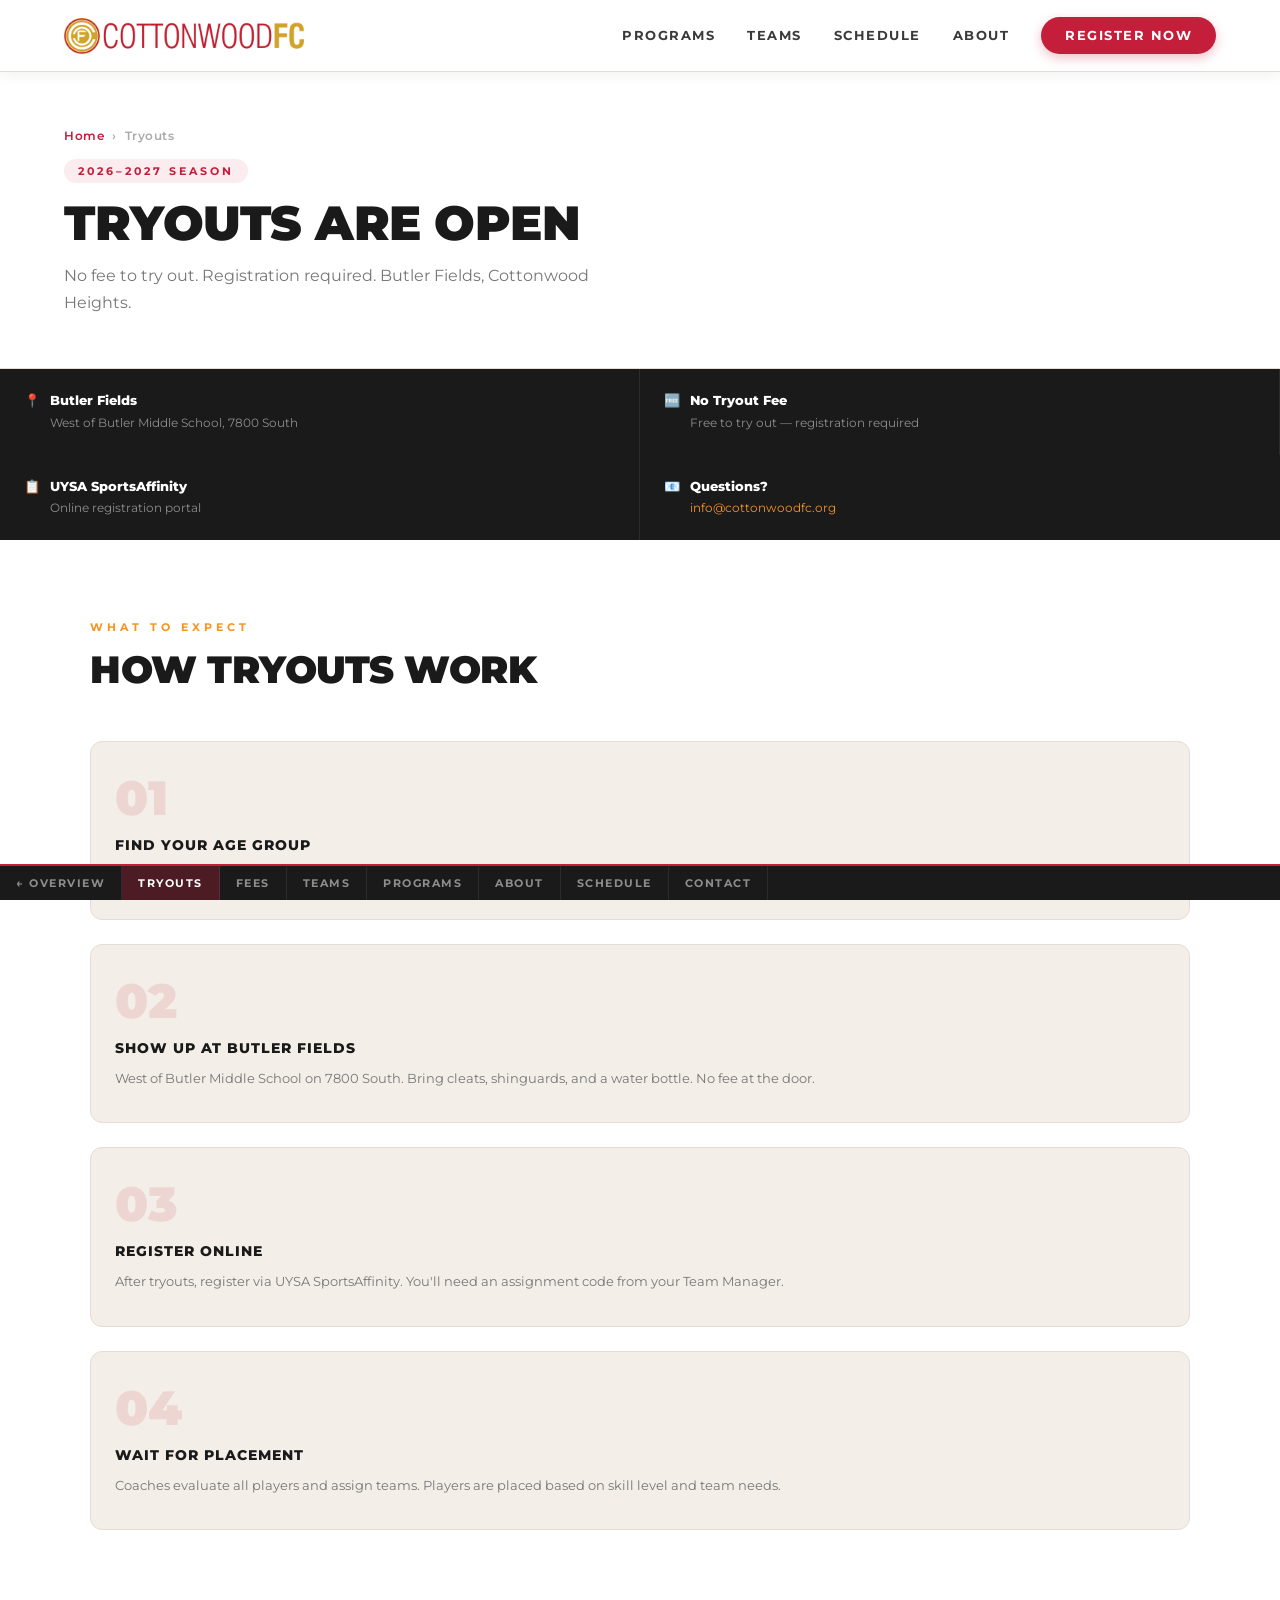
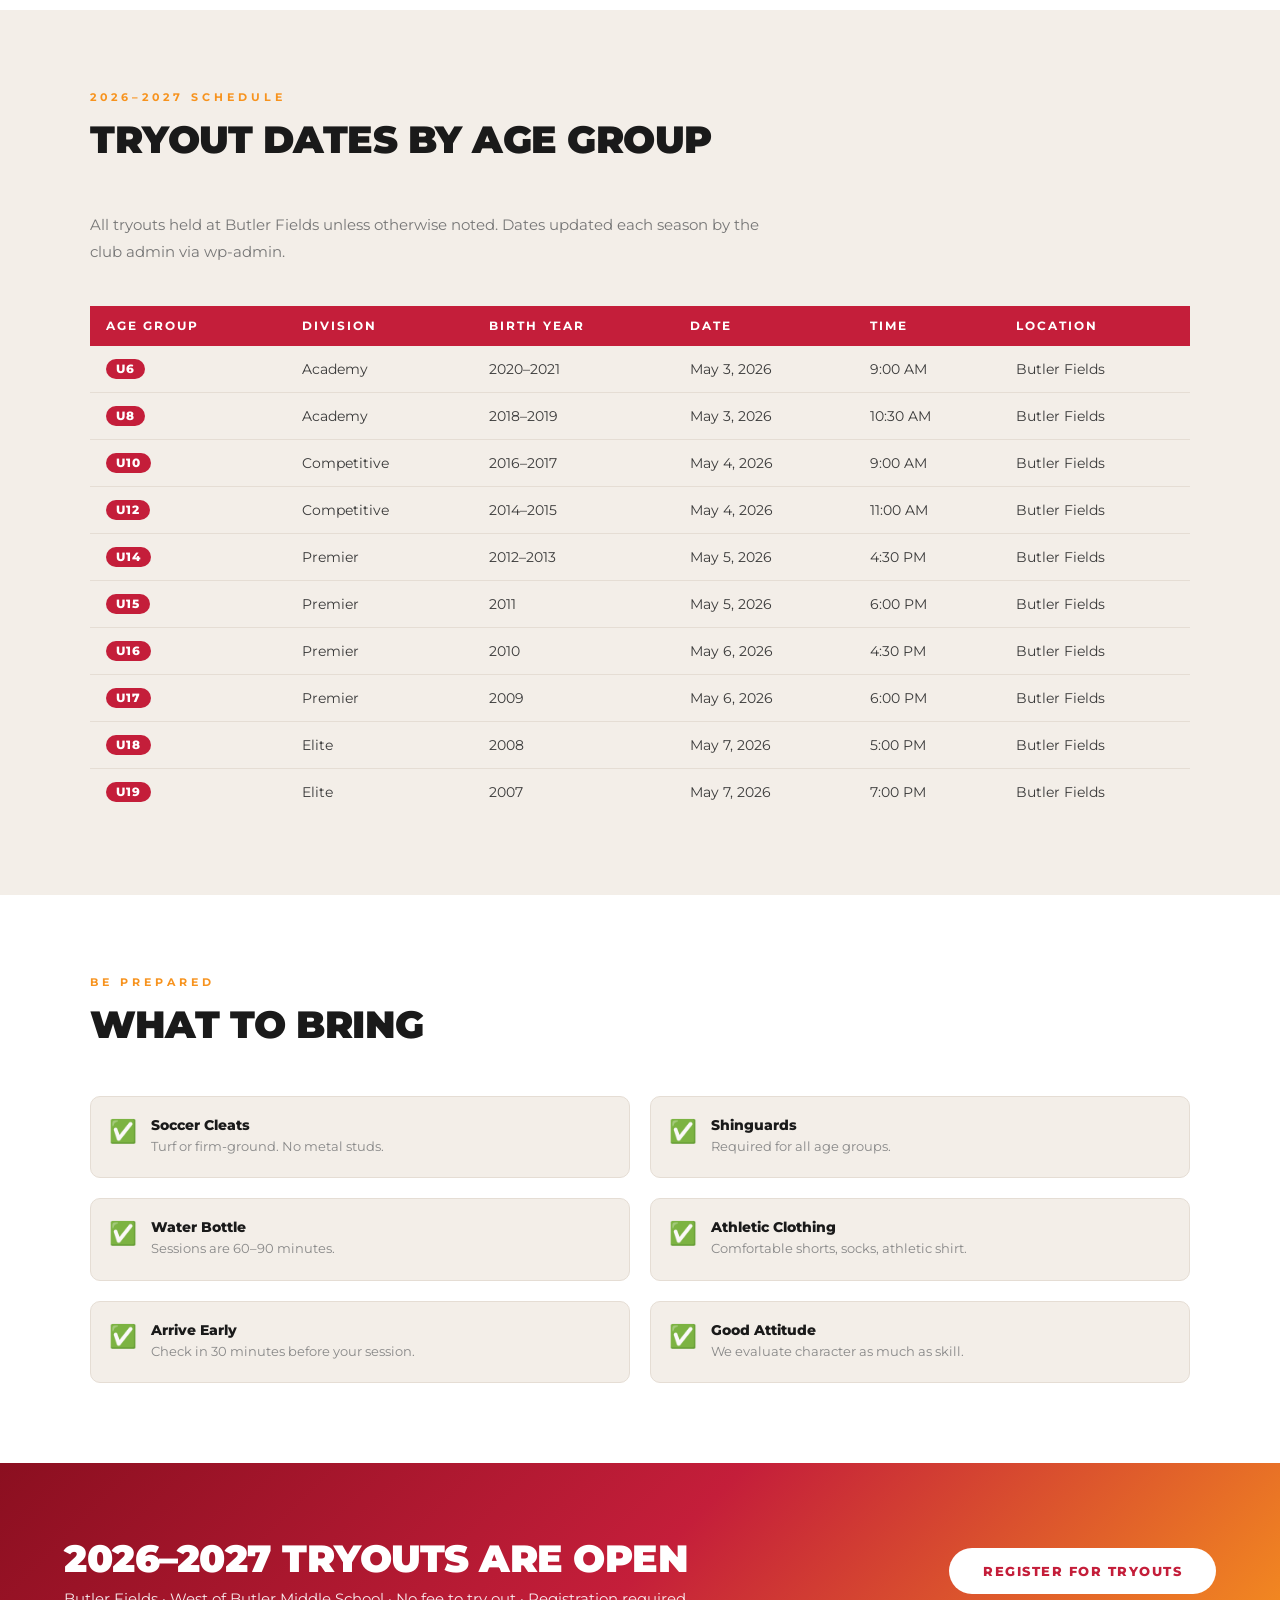
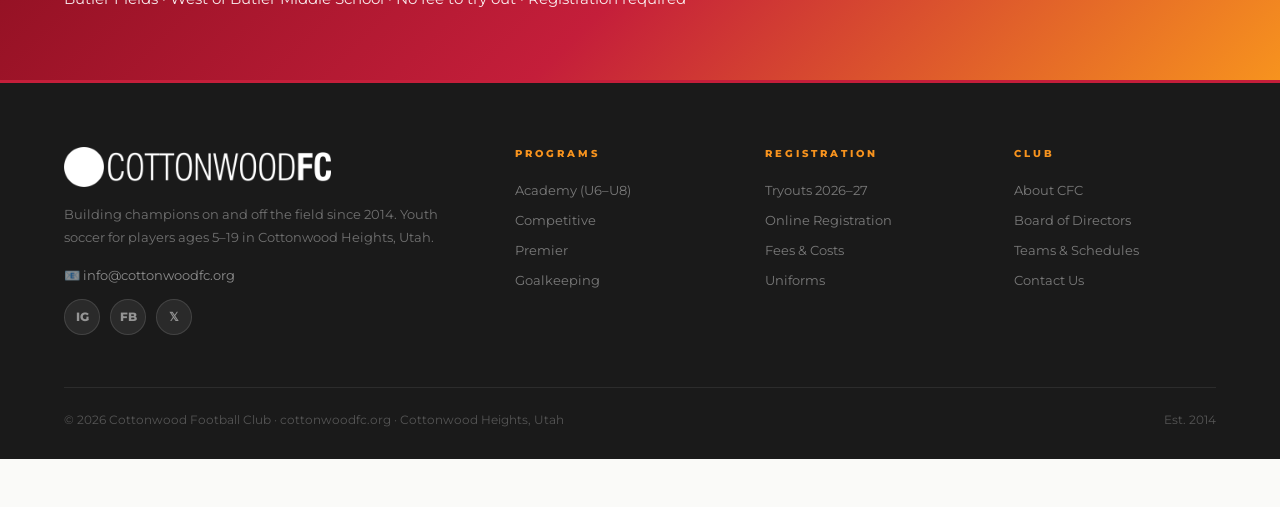
<file: tryouts-preview.html>
<!DOCTYPE html>
<html lang="en">
<head>
  <meta charset="UTF-8"><meta name="viewport" content="width=device-width, initial-scale=1.0">
  <title>Tryouts — Cottonwood FC</title>
  <link href="https://fonts.googleapis.com/css2?family=Montserrat:ital,wght@0,400;0,500;0,600;0,700;0,800;0,900;1,800&display=swap" rel="stylesheet">
  <link rel="stylesheet" href="theme.css">
  <style>
    .preview-bar{position:fixed;bottom:0;left:0;right:0;z-index:9999;background:#1A1A1A;display:flex;align-items:center;gap:0;overflow-x:auto;border-top:2px solid #C41E3A;}
    .preview-bar a{padding:10px 16px;font-size:0.68rem;font-weight:700;letter-spacing:1.5px;text-transform:uppercase;color:rgba(255,255,255,0.5);text-decoration:none;white-space:nowrap;border-right:1px solid rgba(255,255,255,0.08);transition:color 0.2s,background 0.2s;}
    .preview-bar a:hover,.preview-bar a.active{color:white;background:rgba(196,30,58,0.3);}
    body{padding-bottom:48px;}
  </style>
</head>
<body>

<nav id="site-nav">
  <a href="concept4.html" class="nav-logo"><img src="cfc-logo-long.png" alt="Cottonwood FC"></a>
  <div class="nav-links" id="primary-nav">
    <a href="programs-preview.html">Programs</a>
    <a href="teams-preview.html">Teams</a>
    <a href="schedule-preview.html">Schedule</a>
    <a href="about-preview.html">About</a>
    <a href="#" class="nav-btn">Register Now</a>
  </div>
  <button class="nav-hamburger" id="nav-toggle" aria-label="Menu"><span></span><span></span><span></span></button>
</nav>

<!-- PAGE HERO -->
<div class="page-hero page-hero--tryouts">
  <div class="page-hero-inner">
    <div class="page-breadcrumb"><a href="concept4.html">Home</a><span>›</span><span>Tryouts</span></div>
    <div class="page-hero-tag">2026–2027 Season</div>
    <h1 class="page-title">Tryouts Are Open</h1>
    <p class="page-hero-sub">No fee to try out. Registration required. Butler Fields, Cottonwood Heights.</p>
  </div>
</div>

<!-- KEY FACTS BAR -->
<div class="info-bar">
  <div class="info-item">📍 <div><strong>Butler Fields</strong><span>West of Butler Middle School, 7800 South</span></div></div>
  <div class="info-item">🆓 <div><strong>No Tryout Fee</strong><span>Free to try out — registration required</span></div></div>
  <div class="info-item">📋 <div><strong>UYSA SportsAffinity</strong><span>Online registration portal</span></div></div>
  <div class="info-item">📧 <div><strong>Questions?</strong><span><a href="mailto:info@cottonwoodfc.org">info@cottonwoodfc.org</a></span></div></div>
</div>

<!-- HOW TRYOUTS WORK -->
<section class="inner-sect bg-white">
  <div class="inner-wrap">
    <div class="sec-eyebrow">What to Expect</div>
    <h2 class="sec-title">How Tryouts Work</h2>
    <div class="steps-grid">
      <div class="step-card"><div class="step-num">01</div><h3>Find Your Age Group</h3><p>Locate your player's age group in the schedule below. Check in 30 minutes before your session begins.</p></div>
      <div class="step-card"><div class="step-num">02</div><h3>Show Up at Butler Fields</h3><p>West of Butler Middle School on 7800 South. Bring cleats, shinguards, and a water bottle. No fee at the door.</p></div>
      <div class="step-card"><div class="step-num">03</div><h3>Register Online</h3><p>After tryouts, register via UYSA SportsAffinity. You'll need an assignment code from your Team Manager.</p></div>
      <div class="step-card"><div class="step-num">04</div><h3>Wait for Placement</h3><p>Coaches evaluate all players and assign teams. Players are placed based on skill level and team needs.</p></div>
    </div>
  </div>
</section>

<!-- TRYOUT SCHEDULE TABLE -->
<section class="inner-sect bg-light">
  <div class="inner-wrap">
    <div class="sec-eyebrow">2026–2027 Schedule</div>
    <h2 class="sec-title">Tryout Dates by Age Group</h2>
    <p class="inner-intro">All tryouts held at Butler Fields unless otherwise noted. Dates updated each season by the club admin via wp-admin.</p>
    <div class="tryout-table-wrap">
      <table class="tryout-table">
        <thead><tr><th>Age Group</th><th>Division</th><th>Birth Year</th><th>Date</th><th>Time</th><th>Location</th></tr></thead>
        <tbody>
          <tr><td><span class="age-pill">U6</span></td><td>Academy</td><td>2020–2021</td><td>May 3, 2026</td><td>9:00 AM</td><td>Butler Fields</td></tr>
          <tr><td><span class="age-pill">U8</span></td><td>Academy</td><td>2018–2019</td><td>May 3, 2026</td><td>10:30 AM</td><td>Butler Fields</td></tr>
          <tr><td><span class="age-pill">U10</span></td><td>Competitive</td><td>2016–2017</td><td>May 4, 2026</td><td>9:00 AM</td><td>Butler Fields</td></tr>
          <tr><td><span class="age-pill">U12</span></td><td>Competitive</td><td>2014–2015</td><td>May 4, 2026</td><td>11:00 AM</td><td>Butler Fields</td></tr>
          <tr><td><span class="age-pill">U14</span></td><td>Premier</td><td>2012–2013</td><td>May 5, 2026</td><td>4:30 PM</td><td>Butler Fields</td></tr>
          <tr><td><span class="age-pill">U15</span></td><td>Premier</td><td>2011</td><td>May 5, 2026</td><td>6:00 PM</td><td>Butler Fields</td></tr>
          <tr><td><span class="age-pill">U16</span></td><td>Premier</td><td>2010</td><td>May 6, 2026</td><td>4:30 PM</td><td>Butler Fields</td></tr>
          <tr><td><span class="age-pill">U17</span></td><td>Premier</td><td>2009</td><td>May 6, 2026</td><td>6:00 PM</td><td>Butler Fields</td></tr>
          <tr><td><span class="age-pill">U18</span></td><td>Elite</td><td>2008</td><td>May 7, 2026</td><td>5:00 PM</td><td>Butler Fields</td></tr>
          <tr><td><span class="age-pill">U19</span></td><td>Elite</td><td>2007</td><td>May 7, 2026</td><td>7:00 PM</td><td>Butler Fields</td></tr>
        </tbody>
      </table>
    </div>
  </div>
</section>

<!-- WHAT TO BRING -->
<section class="inner-sect bg-white">
  <div class="inner-wrap">
    <div class="sec-eyebrow">Be Prepared</div>
    <h2 class="sec-title">What to Bring</h2>
    <div class="checklist-grid">
      <div class="check-item"><span class="check-icon">✅</span><div><strong>Soccer Cleats</strong><p>Turf or firm-ground. No metal studs.</p></div></div>
      <div class="check-item"><span class="check-icon">✅</span><div><strong>Shinguards</strong><p>Required for all age groups.</p></div></div>
      <div class="check-item"><span class="check-icon">✅</span><div><strong>Water Bottle</strong><p>Sessions are 60–90 minutes.</p></div></div>
      <div class="check-item"><span class="check-icon">✅</span><div><strong>Athletic Clothing</strong><p>Comfortable shorts, socks, athletic shirt.</p></div></div>
      <div class="check-item"><span class="check-icon">✅</span><div><strong>Arrive Early</strong><p>Check in 30 minutes before your session.</p></div></div>
      <div class="check-item"><span class="check-icon">✅</span><div><strong>Good Attitude</strong><p>We evaluate character as much as skill.</p></div></div>
    </div>
  </div>
</section>

<!-- TRYOUTS BAND -->
<div class="tryouts-band">
  <div><h2>2026–2027 Tryouts Are Open</h2><p>Butler Fields · West of Butler Middle School · No fee to try out · Registration required</p></div>
  <a href="#" class="btn-white">Register for Tryouts</a>
</div>

<!-- FOOTER -->
<footer id="site-footer">
  <div class="footer-grid">
    <div><div class="f-logo"><img src="cfc-logo-long.png" alt="Cottonwood FC"></div><p class="f-desc">Building champions on and off the field since 2014. Youth soccer for players ages 5–19 in Cottonwood Heights, Utah.</p><p class="f-contact">📧 info@cottonwoodfc.org</p><div class="social-row"><a href="#" class="social-btn">IG</a><a href="#" class="social-btn">FB</a><a href="#" class="social-btn">𝕏</a></div></div>
    <div class="f-col"><h4>Programs</h4><ul><li><a href="#">Academy (U6–U8)</a></li><li><a href="#">Competitive</a></li><li><a href="#">Premier</a></li><li><a href="#">Goalkeeping</a></li></ul></div>
    <div class="f-col"><h4>Registration</h4><ul><li><a href="#">Tryouts 2026–27</a></li><li><a href="#">Online Registration</a></li><li><a href="#">Fees &amp; Costs</a></li><li><a href="#">Uniforms</a></li></ul></div>
    <div class="f-col"><h4>Club</h4><ul><li><a href="#">About CFC</a></li><li><a href="#">Board of Directors</a></li><li><a href="#">Teams &amp; Schedules</a></li><li><a href="#">Contact Us</a></li></ul></div>
  </div>
  <div class="footer-bottom"><p>© 2026 Cottonwood Football Club · cottonwoodfc.org · Cottonwood Heights, Utah</p><p>Est. 2014</p></div>
</footer>

<div class="preview-bar">
  <a href="pages-index.html">← Overview</a>
  <a href="tryouts-preview.html" class="active">Tryouts</a>
  <a href="fees-preview.html">Fees</a>
  <a href="teams-preview.html">Teams</a>
  <a href="programs-preview.html">Programs</a>
  <a href="about-preview.html">About</a>
  <a href="schedule-preview.html">Schedule</a>
  <a href="contact-preview.html">Contact</a>
</div>
<script>var t=document.getElementById('nav-toggle'),n=document.getElementById('primary-nav');if(t&&n){t.addEventListener('click',function(){n.classList.toggle('nav-open');t.classList.toggle('is-open');});}</script>
</body></html>
</file>
<file: theme.css>
/* ═══════════════════════════════════════════════════════════
   Cottonwood FC — Main Stylesheet
   Theme: Bright & Bold (Concept 4)
   ═══════════════════════════════════════════════════════════ */

:root {
  --red:        #C41E3A;
  --red-hover:  #A5182F;
  --orange:     #F7931E;
  --dark:       #1A1A1A;
  --body:       #3A3A3A;
  --warm-white: #FAFAF8;
  --light:      #F3EEE8;
  --border:     #E5DDD4;
  --white:      #FFFFFF;
}

/* ── RESET & BASE ─────────────────────────────────────────── */
*, *::before, *::after { margin: 0; padding: 0; box-sizing: border-box; }
html { scroll-behavior: smooth; }
body {
  font-family: 'Montserrat', sans-serif;
  background: var(--warm-white);
  color: var(--body);
  overflow-x: hidden;
}
img { max-width: 100%; height: auto; display: block; }
a { color: inherit; }

/* ── NAV ──────────────────────────────────────────────────── */
#site-nav {
  position: sticky; top: 0; z-index: 200;
  background: white; border-bottom: 1px solid var(--border);
  box-shadow: 0 2px 16px rgba(0,0,0,0.06);
  display: flex; align-items: center; justify-content: space-between;
  padding: 0 5%; height: 72px;
}
.nav-logo { display: flex; align-items: center; text-decoration: none; }
.nav-logo img { height: 36px; width: auto; }
/* WordPress custom logo wraps in <a><img></a> — target that */
.nav-logo .custom-logo-link img { height: 36px; width: auto; }

.nav-links { display: flex; align-items: center; gap: 32px; }
.nav-links a {
  color: var(--body); text-decoration: none;
  font-size: 0.8rem; font-weight: 700; letter-spacing: 1.5px; text-transform: uppercase;
  transition: color 0.2s;
}
.nav-links a:hover,
.nav-links a[aria-current="page"] { color: var(--red); }

.nav-btn {
  background: var(--red) !important; color: white !important;
  padding: 11px 24px; border-radius: 28px;
  box-shadow: 0 4px 12px rgba(196,30,58,0.28);
  transition: background 0.2s !important;
}
.nav-btn:hover { background: var(--orange) !important; }

.nav-hamburger {
  display: none; flex-direction: column; gap: 5px;
  cursor: pointer; background: none; border: none; padding: 6px;
}
.nav-hamburger span { display: block; width: 24px; height: 2px; background: var(--dark); transition: all 0.25s; }
.nav-hamburger.is-open span:nth-child(1) { transform: translateY(7px) rotate(45deg); }
.nav-hamburger.is-open span:nth-child(2) { opacity: 0; }
.nav-hamburger.is-open span:nth-child(3) { transform: translateY(-7px) rotate(-45deg); }

/* ── HERO ─────────────────────────────────────────────────── */
.hero { display: grid; grid-template-columns: 1fr 1fr; min-height: 88vh; overflow: hidden; }

.hero-left {
  background: white; padding: 80px 5% 80px 6%;
  display: flex; flex-direction: column; justify-content: center;
}
.hero-tag {
  display: inline-flex; align-items: center; gap: 8px;
  background: rgba(196,30,58,0.08); color: var(--red);
  font-size: 0.7rem; font-weight: 700; letter-spacing: 3px; text-transform: uppercase;
  padding: 7px 14px; border-radius: 20px; margin-bottom: 28px; width: fit-content;
}
.hero-tag::before { content: '●'; font-size: 0.5rem; }

h1.hero-headline {
  font-size: clamp(2.4rem, 4.5vw, 4.2rem);
  font-weight: 900; line-height: 1.08; color: var(--dark);
  margin-bottom: 24px; letter-spacing: -1px; text-transform: uppercase;
}
h1.hero-headline em { font-style: italic; color: var(--red); }

.hero-mission {
  font-size: 0.97rem; color: #666; line-height: 1.8;
  max-width: 460px; margin-bottom: 40px; font-weight: 500;
  border-left: 3px solid var(--red); padding-left: 16px;
}
.hero-actions { display: flex; gap: 14px; flex-wrap: wrap; }

.btn-primary {
  display: inline-block; padding: 15px 34px;
  background: var(--red); color: white;
  font-size: 0.82rem; font-weight: 800; letter-spacing: 1.5px; text-transform: uppercase;
  text-decoration: none; border-radius: 28px;
  box-shadow: 0 6px 20px rgba(196,30,58,0.35);
  transition: transform 0.2s, box-shadow 0.2s, background 0.2s;
}
.btn-primary:hover { transform: translateY(-2px); box-shadow: 0 10px 30px rgba(196,30,58,0.45); background: var(--red-hover); }

.btn-outline {
  display: inline-block; padding: 13px 34px;
  border: 2px solid var(--border); color: var(--dark);
  font-size: 0.82rem; font-weight: 800; letter-spacing: 1.5px; text-transform: uppercase;
  text-decoration: none; border-radius: 28px;
  transition: border-color 0.2s, background 0.2s;
}
.btn-outline:hover { border-color: var(--red); background: rgba(196,30,58,0.04); }

.hero-badges {
  display: flex; gap: 32px; margin-top: 52px; padding-top: 36px;
  border-top: 1px solid var(--border);
}
.hero-badge strong { display: block; font-size: 1.9rem; font-weight: 900; color: var(--red); line-height: 1; }
.hero-badge span { font-size: 0.72rem; color: #999; font-weight: 600; letter-spacing: 1px; text-transform: uppercase; }

.hero-right {
  background: linear-gradient(145deg, var(--red) 0%, #8B0F20 60%, #5A0010 100%);
  position: relative; overflow: hidden;
  display: flex; flex-direction: column; justify-content: center; align-items: center; gap: 24px;
  padding: 60px 40px;
}
.hero-right-pattern {
  position: absolute; inset: 0;
  background-image: radial-gradient(circle, rgba(255,255,255,0.07) 1px, transparent 1px);
  background-size: 30px 30px;
}
.hero-shield {
  position: relative; z-index: 2;
  width: 140px; height: 158px;
  background: rgba(255,255,255,0.12); border-radius: 12px 12px 70px 70px;
  border: 2px solid rgba(255,255,255,0.2);
  display: flex; flex-direction: column; align-items: center; justify-content: center; gap: 6px;
}
.hero-shield img { width: 90px; height: auto; filter: brightness(0) invert(1); opacity: 0.9; }

.hero-announcement {
  position: relative; z-index: 2;
  background: white; border-radius: 16px; padding: 26px 30px;
  max-width: 320px; width: 100%;
  box-shadow: 0 20px 60px rgba(0,0,0,0.3);
}
.announce-label { font-size: 0.66rem; font-weight: 800; letter-spacing: 3px; text-transform: uppercase; color: var(--orange); margin-bottom: 10px; }
.announce-title { font-size: 1.15rem; font-weight: 900; color: var(--dark); margin-bottom: 8px; line-height: 1.3; text-transform: uppercase; }
.announce-detail { font-size: 0.8rem; color: #777; line-height: 1.65; margin-bottom: 18px; }
.announce-btn {
  display: inline-block; padding: 11px 24px;
  background: var(--red); color: white; font-size: 0.78rem; font-weight: 800;
  border-radius: 24px; text-decoration: none; text-transform: uppercase; letter-spacing: 1px;
  box-shadow: 0 4px 12px rgba(196,30,58,0.35);
  transition: background 0.2s;
}
.announce-btn:hover { background: var(--orange); }
.hero-orange-bar {
  position: absolute; bottom: 0; left: 0; right: 0; height: 5px;
  background: linear-gradient(90deg, var(--orange), var(--red));
}

/* ── STATS BAR ────────────────────────────────────────────── */
.stats-bar {
  background: var(--red);
  display: grid; grid-template-columns: repeat(4, 1fr);
}
.stat { padding: 28px 20px; text-align: center; border-right: 1px solid rgba(255,255,255,0.2); color: white; }
.stat:last-child { border-right: none; }
.stat-num { font-size: 2.5rem; font-weight: 900; line-height: 1; margin-bottom: 5px; }
.stat-lbl { font-size: 0.67rem; font-weight: 700; letter-spacing: 3px; text-transform: uppercase; opacity: 0.85; }

/* ── SHARED SECTION ───────────────────────────────────────── */
section { padding: 88px 5%; }
.sec-eyebrow { font-size: 0.68rem; font-weight: 700; letter-spacing: 4px; color: var(--orange); text-transform: uppercase; margin-bottom: 12px; }
.sec-title { font-size: clamp(1.8rem, 3vw, 2.6rem); font-weight: 900; text-transform: uppercase; letter-spacing: -0.5px; margin-bottom: 48px; color: var(--dark); }
.sec-title.centered, .sec-eyebrow.centered { text-align: center; }

/* ── MISSION ──────────────────────────────────────────────── */
.mission-sect { background: var(--light); }
.mission-inner { max-width: 900px; margin: 0 auto; text-align: center; }
.mission-eyebrow { font-size: 0.68rem; font-weight: 700; letter-spacing: 5px; color: var(--orange); text-transform: uppercase; margin-bottom: 20px; }
.mission-quote {
  font-size: clamp(1.1rem, 2vw, 1.45rem);
  font-weight: 700; line-height: 1.7; color: var(--dark);
  margin-bottom: 60px; position: relative; padding: 0 28px;
}
.mission-quote::before {
  content: '"'; position: absolute; left: -4px; top: -24px;
  font-size: 6rem; color: var(--red); line-height: 1; opacity: 0.25;
  font-family: Georgia, serif;
}
.mission-pillars { display: grid; grid-template-columns: repeat(3, 1fr); gap: 24px; }
.pillar {
  background: white; border: 1px solid var(--border);
  border-radius: 12px; padding: 36px 28px; text-align: center;
  box-shadow: 0 2px 12px rgba(0,0,0,0.05);
  transition: transform 0.25s, box-shadow 0.25s, border-color 0.25s;
  position: relative; overflow: hidden;
}
.pillar::after {
  content: ''; position: absolute; bottom: 0; left: 0; right: 0; height: 3px;
  background: linear-gradient(90deg, var(--red), var(--orange));
  transform: scaleX(0); transform-origin: left; transition: transform 0.3s;
}
.pillar:hover { transform: translateY(-4px); box-shadow: 0 12px 32px rgba(0,0,0,0.1); border-color: rgba(196,30,58,0.2); }
.pillar:hover::after { transform: scaleX(1); }
.pillar-icon { font-size: 2.2rem; margin-bottom: 16px; }
.pillar h3 { font-size: 0.92rem; font-weight: 800; letter-spacing: 1.5px; text-transform: uppercase; margin-bottom: 12px; color: var(--red); }
.pillar p { font-size: 0.83rem; color: #777; line-height: 1.75; }

/* ── QUICK ACTIONS ────────────────────────────────────────── */
.quick { background: var(--warm-white); }
.actions-grid { display: grid; grid-template-columns: repeat(4, 1fr); gap: 20px; }
.action-card {
  background: white; border: 1px solid var(--border);
  border-radius: 12px; padding: 34px 22px; text-align: center;
  text-decoration: none; color: var(--dark);
  transition: transform 0.25s, box-shadow 0.25s, border-color 0.25s;
  box-shadow: 0 2px 8px rgba(0,0,0,0.04);
  position: relative; overflow: hidden;
}
.action-card::after {
  content: ''; position: absolute; bottom: 0; left: 0; right: 0; height: 3px;
  background: linear-gradient(90deg, var(--red), var(--orange));
  transform: scaleX(0); transform-origin: left; transition: transform 0.3s;
}
.action-card:hover { transform: translateY(-5px); box-shadow: 0 12px 32px rgba(0,0,0,0.1); border-color: rgba(196,30,58,0.25); }
.action-card:hover::after { transform: scaleX(1); }
.action-icon { font-size: 2.4rem; margin-bottom: 16px; }
.action-card h3 { font-size: 0.88rem; font-weight: 800; letter-spacing: 1.5px; text-transform: uppercase; margin-bottom: 10px; color: var(--dark); }
.action-card p { font-size: 0.82rem; color: #888; line-height: 1.65; }
.action-arrow { margin-top: 18px; color: var(--red); font-size: 1.1rem; font-weight: 700; }

/* ── DEVELOPMENT PHILOSOPHY ───────────────────────────────── */
.dev-sect { background: var(--light); }
.dev-grid { display: grid; grid-template-columns: 1fr 1fr; gap: 56px; align-items: start; }
.dev-left h2 {
  font-size: clamp(1.8rem, 3vw, 2.6rem); font-weight: 900;
  text-transform: uppercase; letter-spacing: -0.5px; margin-bottom: 20px; line-height: 1.1; color: var(--dark);
}
.dev-left h2 span { color: var(--red); }
.dev-intro { font-size: 0.92rem; color: #777; line-height: 1.8; margin-bottom: 32px; }
.dev-cta {
  display: inline-block; padding: 14px 32px;
  background: var(--red); color: white;
  font-size: 0.8rem; font-weight: 800; letter-spacing: 1.5px; text-transform: uppercase;
  text-decoration: none; border-radius: 28px;
  box-shadow: 0 4px 12px rgba(196,30,58,0.28);
  transition: background 0.2s;
}
.dev-cta:hover { background: var(--orange); }
.dev-principles { display: flex; flex-direction: column; gap: 14px; }
.principle {
  display: flex; align-items: flex-start; gap: 16px;
  background: white; border: 1px solid var(--border);
  border-radius: 10px; padding: 20px 22px;
  border-left: 4px solid var(--red);
  box-shadow: 0 2px 8px rgba(0,0,0,0.04);
  transition: border-left-color 0.2s, box-shadow 0.2s;
}
.principle:hover { border-left-color: var(--orange); box-shadow: 0 6px 20px rgba(0,0,0,0.08); }
.principle-icon { font-size: 1.5rem; flex-shrink: 0; margin-top: 2px; }
.principle-text strong { display: block; font-size: 0.83rem; font-weight: 800; color: var(--dark); margin-bottom: 4px; text-transform: uppercase; letter-spacing: 0.5px; }
.principle-text p { font-size: 0.8rem; color: #888; line-height: 1.65; }

/* ── PARENT EXPECTATIONS ──────────────────────────────────── */
.parents-sect { background: var(--warm-white); }
.parents-inner { max-width: 800px; margin: 0 auto; }
.parents-grid { display: grid; grid-template-columns: repeat(2, 1fr); gap: 24px; }
.parent-card {
  background: white; border: 1px solid var(--border);
  border-radius: 12px; padding: 32px 28px;
  box-shadow: 0 2px 8px rgba(0,0,0,0.04);
  transition: transform 0.2s, box-shadow 0.2s;
}
.parent-card:hover { transform: translateY(-3px); box-shadow: 0 10px 28px rgba(0,0,0,0.08); }
.parent-icon { font-size: 2rem; margin-bottom: 16px; }
.parent-card h3 { font-size: 0.88rem; font-weight: 800; letter-spacing: 1.5px; text-transform: uppercase; color: var(--red); margin-bottom: 10px; }
.parent-card p { font-size: 0.85rem; color: #777; line-height: 1.75; }

/* ── NEWS ─────────────────────────────────────────────────── */
.news-sect { background: var(--light); }
.news-header { display: flex; align-items: flex-end; justify-content: space-between; margin-bottom: 40px; }
.view-all { font-size: 0.8rem; font-weight: 700; color: var(--red); text-decoration: none; letter-spacing: 1px; text-transform: uppercase; }
.view-all:hover { text-decoration: underline; }
.news-grid { display: grid; grid-template-columns: repeat(3, 1fr); gap: 24px; }
.archive-grid { grid-template-columns: repeat(3, 1fr); }
.news-card {
  background: white; border-radius: 12px; overflow: hidden;
  border: 1px solid var(--border);
  box-shadow: 0 2px 8px rgba(0,0,0,0.04);
  transition: transform 0.2s, box-shadow 0.2s;
  text-decoration: none; color: inherit;
  display: flex; flex-direction: column;
}
.news-card:hover { transform: translateY(-4px); box-shadow: 0 12px 32px rgba(0,0,0,0.1); }
.news-thumb { height: 175px; position: relative; display: flex; align-items: center; justify-content: center; overflow: hidden; }
.news-thumb.t1 { background: linear-gradient(135deg, #fce8eb, #f9c0c9); }
.news-thumb.t2 { background: linear-gradient(135deg, #fef0e0, #fcd9b0); }
.news-thumb.t3 { background: linear-gradient(135deg, #fce8eb, #fcd5ba); }
.news-emoji { font-size: 3.5rem; }
.news-badge {
  position: absolute; top: 14px; left: 14px;
  font-size: 0.62rem; font-weight: 800; letter-spacing: 2px; text-transform: uppercase;
  padding: 5px 12px; border-radius: 20px;
}
.badge-red    { background: rgba(196,30,58,0.12); color: var(--red); }
.badge-orange { background: rgba(247,147,30,0.15); color: #b85a00; }
.news-body { padding: 22px; flex: 1; display: flex; flex-direction: column; }
.news-date { font-size: 0.7rem; color: var(--orange); font-weight: 700; letter-spacing: 1px; margin-bottom: 8px; }
.news-ttl { font-size: 1rem; font-weight: 800; line-height: 1.4; margin-bottom: 10px; color: var(--dark); }
.news-exc { font-size: 0.82rem; color: #888; line-height: 1.65; margin-bottom: 14px; flex: 1; }
.news-link { font-size: 0.75rem; font-weight: 800; color: var(--red); text-decoration: none; letter-spacing: 1px; text-transform: uppercase; }
.news-link:hover { text-decoration: underline; }

/* ── AGE GROUPS ───────────────────────────────────────────── */
.age-sect { background: var(--warm-white); }
.age-intro { max-width: 560px; color: #888; line-height: 1.8; font-size: 0.92rem; margin-bottom: 52px; }
.age-grid { display: grid; grid-template-columns: repeat(5, 1fr); gap: 14px; }
.age-card {
  background: white; border: 1px solid var(--border);
  border-radius: 10px; padding: 24px 14px; text-align: center;
  text-decoration: none; color: var(--dark);
  box-shadow: 0 2px 6px rgba(0,0,0,0.04);
  transition: all 0.25s;
}
.age-card:hover { background: var(--red); border-color: var(--red); transform: translateY(-4px); color: white; box-shadow: 0 10px 28px rgba(196,30,58,0.3); }
.age-hex {
  width: 50px; height: 50px;
  background: linear-gradient(145deg, var(--red), var(--orange));
  clip-path: polygon(50% 0%, 100% 25%, 100% 75%, 50% 100%, 0% 75%, 0% 25%);
  display: flex; align-items: center; justify-content: center;
  font-size: 0.85rem; font-weight: 900; color: white; margin: 0 auto 12px;
}
.age-name { font-size: 0.8rem; font-weight: 800; letter-spacing: 1px; text-transform: uppercase; margin-bottom: 5px; }
.age-detail { font-size: 0.7rem; color: #aaa; }
.age-card:hover .age-detail { color: rgba(255,255,255,0.7); }

/* ── TRYOUTS BAND ─────────────────────────────────────────── */
.tryouts-band {
  background: linear-gradient(135deg, #8B0F20, var(--red), var(--orange));
  padding: 72px 5%; display: flex; align-items: center; justify-content: space-between; gap: 32px; color: white;
}
.tryouts-band h2 { font-size: clamp(1.6rem, 3vw, 2.4rem); font-weight: 900; text-transform: uppercase; letter-spacing: -0.5px; }
.tryouts-band p { margin-top: 8px; opacity: 0.9; font-size: 0.92rem; }
.btn-white {
  display: inline-block; padding: 15px 34px; background: white; color: var(--red);
  font-size: 0.82rem; font-weight: 800; letter-spacing: 1.5px; text-transform: uppercase;
  text-decoration: none; border-radius: 28px; white-space: nowrap;
  transition: background 0.2s, color 0.2s;
}
.btn-white:hover { background: var(--dark); color: white; }

/* ── APPAREL ──────────────────────────────────────────────── */
.apparel-band {
  background: var(--light);
  padding: 64px 5%; display: flex; align-items: center; justify-content: space-between; gap: 32px;
  border-top: 1px solid var(--border); border-bottom: 1px solid var(--border);
}
.apparel-slogan { font-size: clamp(1.4rem, 3vw, 2.2rem); font-weight: 900; text-transform: uppercase; letter-spacing: -0.5px; color: var(--dark); margin-bottom: 8px; }
.apparel-slogan em { font-style: italic; color: var(--red); }
.apparel-desc { font-size: 0.9rem; color: #888; line-height: 1.7; max-width: 480px; }
.apparel-tags { display: flex; gap: 10px; margin-top: 18px; flex-wrap: wrap; }
.apparel-tag {
  background: white; border: 1px solid var(--border);
  padding: 6px 14px; border-radius: 20px;
  font-size: 0.7rem; font-weight: 700; letter-spacing: 1px; text-transform: uppercase; color: var(--body);
}

/* ── SPONSORS ─────────────────────────────────────────────── */
.sponsors-sect { background: white; text-align: center; padding: 72px 5%; }
.sponsor-strip { display: flex; align-items: center; justify-content: center; gap: 32px; flex-wrap: wrap; margin-top: 44px; }
.sponsor-box {
  padding: 18px 36px; border: 1.5px solid var(--border); border-radius: 10px;
  font-size: 0.9rem; font-weight: 800; letter-spacing: 3px; color: #bbb; text-transform: uppercase;
  transition: color 0.2s, border-color 0.2s;
}
.sponsor-box:hover { color: var(--dark); border-color: var(--dark); }

/* ── FOOTER ───────────────────────────────────────────────── */
#site-footer { background: var(--dark); border-top: 3px solid var(--red); padding: 64px 5% 32px; }
.footer-grid { display: grid; grid-template-columns: 2fr 1fr 1fr 1fr; gap: 48px; margin-bottom: 52px; }
.f-logo img,
.f-logo .custom-logo-link img { height: 40px; width: auto; margin-bottom: 16px; display: block; filter: brightness(0) invert(1); }
.f-desc { font-size: 0.82rem; color: rgba(255,255,255,0.38); line-height: 1.75; margin-bottom: 18px; }
.f-contact { font-size: 0.82rem; color: rgba(255,255,255,0.5); }
.f-contact a { color: rgba(255,255,255,0.5); text-decoration: none; }
.f-contact a:hover { color: white; }
.social-row { display: flex; gap: 10px; margin-top: 16px; }
.social-btn {
  width: 36px; height: 36px; border-radius: 50%;
  background: rgba(255,255,255,0.07); border: 1px solid rgba(255,255,255,0.12);
  display: flex; align-items: center; justify-content: center;
  text-decoration: none; color: rgba(255,255,255,0.5);
  font-size: 0.72rem; font-weight: 800;
  transition: background 0.2s, color 0.2s;
}
.social-btn:hover { background: var(--red); color: white; border-color: var(--red); }
.social-handle { font-size: 0.7rem; color: rgba(255,255,255,0.28); margin-top: 10px; }
.f-col h4 { font-size: 0.65rem; font-weight: 800; letter-spacing: 3px; text-transform: uppercase; color: var(--orange); margin-bottom: 20px; }
.f-col ul { list-style: none; }
.f-col ul li { margin-bottom: 11px; }
.f-col ul li a { font-size: 0.82rem; color: rgba(255,255,255,0.42); text-decoration: none; transition: color 0.2s; }
.f-col ul li a:hover { color: white; }
.footer-bottom { border-top: 1px solid rgba(255,255,255,0.08); padding-top: 24px; display: flex; justify-content: space-between; align-items: center; flex-wrap: wrap; gap: 10px; }
.footer-bottom p { font-size: 0.77rem; color: rgba(255,255,255,0.26); }

/* ── INNER PAGES ──────────────────────────────────────────── */
.page-hero {
  background: white; border-bottom: 1px solid var(--border);
  padding: 56px 5% 52px;
}
.page-hero-inner { max-width: 860px; }
.page-breadcrumb {
  font-size: 0.75rem; color: #aaa; font-weight: 600; letter-spacing: 0.5px;
  margin-bottom: 16px; display: flex; align-items: center; gap: 8px; flex-wrap: wrap;
}
.page-breadcrumb a { color: var(--red); text-decoration: none; }
.page-breadcrumb a:hover { text-decoration: underline; }
.page-title {
  font-size: clamp(1.8rem, 4vw, 3rem); font-weight: 900;
  text-transform: uppercase; letter-spacing: -0.5px; color: var(--dark);
  line-height: 1.1;
}
.post-meta-hero { display: flex; align-items: center; gap: 14px; margin-bottom: 14px; }
.post-cat-badge { background: rgba(196,30,58,0.1); color: var(--red); font-size: 0.7rem; font-weight: 800; letter-spacing: 2px; text-transform: uppercase; padding: 4px 12px; border-radius: 20px; }
.post-date { font-size: 0.8rem; color: #aaa; font-weight: 600; }

.page-content-wrap { padding: 64px 5% 80px; }
.page-content-inner { max-width: 860px; margin: 0 auto; }
.single-post .page-content-inner { max-width: 780px; }

/* WordPress block editor content styles */
.entry-content {
  font-size: 1rem; line-height: 1.8; color: var(--body);
}
.entry-content h1, .entry-content h2, .entry-content h3,
.entry-content h4, .entry-content h5, .entry-content h6 {
  font-weight: 800; color: var(--dark); margin: 1.5em 0 0.6em; line-height: 1.2; text-transform: uppercase; letter-spacing: -0.3px;
}
.entry-content h2 { font-size: 1.6rem; }
.entry-content h3 { font-size: 1.2rem; }
.entry-content p { margin-bottom: 1.2em; }
.entry-content a { color: var(--red); text-decoration: underline; }
.entry-content a:hover { color: var(--orange); }
.entry-content ul, .entry-content ol { padding-left: 1.5em; margin-bottom: 1.2em; }
.entry-content li { margin-bottom: 0.4em; }
.entry-content img { border-radius: 8px; margin: 1.5em 0; }
.entry-content blockquote {
  border-left: 4px solid var(--red); padding: 12px 20px;
  background: var(--light); border-radius: 0 8px 8px 0;
  margin: 1.5em 0; font-style: italic; color: #555;
}
.entry-content table { width: 100%; border-collapse: collapse; margin: 1.5em 0; font-size: 0.9rem; }
.entry-content th { background: var(--red); color: white; padding: 10px 14px; text-align: left; font-weight: 700; letter-spacing: 1px; text-transform: uppercase; font-size: 0.75rem; }
.entry-content td { padding: 10px 14px; border-bottom: 1px solid var(--border); }
.entry-content tr:hover td { background: var(--light); }

/* Post nav */
.post-nav { display: flex; justify-content: space-between; gap: 20px; margin-top: 52px; padding-top: 32px; border-top: 1px solid var(--border); }
.post-nav-link { font-size: 0.82rem; font-weight: 700; color: var(--red); text-decoration: none; max-width: 45%; }
.post-nav-link:hover { text-decoration: underline; }
.back-to-news { display: inline-block; margin-top: 24px; font-size: 0.8rem; font-weight: 700; color: var(--red); text-decoration: none; letter-spacing: 1px; text-transform: uppercase; }
.back-to-news:hover { text-decoration: underline; }

/* Archive pagination */
.archive-pagination { margin-top: 56px; text-align: center; }
.archive-pagination .nav-links { justify-content: center; gap: 8px; }
.archive-pagination a, .archive-pagination span {
  display: inline-block; padding: 8px 16px; border-radius: 6px;
  font-size: 0.8rem; font-weight: 700; text-decoration: none;
  border: 1px solid var(--border); color: var(--body); transition: all 0.2s;
}
.archive-pagination a:hover, .archive-pagination .current {
  background: var(--red); color: white; border-color: var(--red);
}

/* ── INNER PAGE SHARED UTILITIES ─────────────────────────── */
.inner-sect { padding: 80px 5%; }
.inner-sect.bg-white { background: white; }
.inner-sect.bg-light  { background: var(--light); }
.inner-wrap { max-width: 1100px; margin: 0 auto; }
.inner-intro { font-size: 0.95rem; color: #777; line-height: 1.8; max-width: 680px; margin-bottom: 40px; }
.two-col-info { display: grid; grid-template-columns: 1fr 1fr; gap: 56px; align-items: start; }

.page-hero-tag {
  display: inline-block; font-size: 0.7rem; font-weight: 700; letter-spacing: 3px;
  text-transform: uppercase; color: var(--red); background: rgba(196,30,58,0.08);
  padding: 5px 14px; border-radius: 20px; margin-bottom: 14px;
}
.page-hero-sub { font-size: 1rem; color: #777; margin-top: 12px; line-height: 1.7; max-width: 580px; }

/* INFO BAR */
.info-bar {
  background: var(--dark); display: grid; grid-template-columns: repeat(4, 1fr);
  padding: 0;
}
.info-item {
  padding: 22px 24px; display: flex; align-items: flex-start; gap: 10px;
  border-right: 1px solid rgba(255,255,255,0.08); color: white;
  font-size: 0.82rem; line-height: 1.5;
}
.info-item:last-child { border-right: none; }
.info-item strong { display: block; font-weight: 800; font-size: 0.82rem; margin-bottom: 2px; }
.info-item span  { font-size: 0.75rem; color: rgba(255,255,255,0.5); }
.info-item a { color: var(--orange); text-decoration: none; }
.info-item a:hover { text-decoration: underline; }

/* STEPS GRID */
.steps-grid { display: grid; grid-template-columns: repeat(4, 1fr); gap: 24px; }
.step-card {
  background: var(--light); border: 1px solid var(--border); border-radius: 12px;
  padding: 32px 24px; position: relative;
}
.step-num {
  font-size: 3rem; font-weight: 900; color: rgba(196,30,58,0.12);
  line-height: 1; margin-bottom: 14px; display: block;
}
.step-card h3 { font-size: 0.9rem; font-weight: 800; text-transform: uppercase; letter-spacing: 1px; color: var(--dark); margin-bottom: 10px; }
.step-card p  { font-size: 0.83rem; color: #777; line-height: 1.75; }

/* TRYOUT TABLE */
.tryout-table-wrap { overflow-x: auto; }
.tryout-table { width: 100%; border-collapse: collapse; font-size: 0.88rem; }
.tryout-table thead th { background: var(--red); color: white; padding: 13px 16px; text-align: left; font-weight: 700; font-size: 0.72rem; letter-spacing: 2px; text-transform: uppercase; }
.tryout-table tbody td { padding: 13px 16px; border-bottom: 1px solid var(--border); color: var(--body); }
.tryout-table tbody tr:hover td { background: rgba(196,30,58,0.03); }
.tryout-table tbody tr:last-child td { border-bottom: none; }
.age-pill {
  display: inline-block; background: var(--red); color: white;
  font-size: 0.72rem; font-weight: 800; padding: 3px 10px; border-radius: 12px; letter-spacing: 1px;
}
.table-note { font-size: 0.8rem; color: #aaa; margin-top: 20px; line-height: 1.6; background: rgba(247,147,30,0.07); padding: 14px 18px; border-radius: 8px; border-left: 3px solid var(--orange); }

/* CHECKLIST */
.checklist-grid { display: grid; grid-template-columns: repeat(3, 1fr); gap: 20px; }
.check-item {
  display: flex; gap: 14px; align-items: flex-start;
  background: var(--light); border: 1px solid var(--border);
  border-radius: 10px; padding: 20px 18px;
}
.check-icon { font-size: 1.4rem; flex-shrink: 0; }
.check-item strong { display: block; font-size: 0.85rem; font-weight: 800; color: var(--dark); margin-bottom: 4px; }
.check-item p { font-size: 0.8rem; color: #888; line-height: 1.6; }

/* FEE CARDS */
.fee-cards { display: grid; grid-template-columns: repeat(4, 1fr); gap: 20px; margin-bottom: 48px; }
.fee-card {
  background: var(--light); border: 1px solid var(--border); border-radius: 12px; padding: 30px 24px;
  text-align: center; transition: transform 0.2s, box-shadow 0.2s;
}
.fee-card:hover { transform: translateY(-4px); box-shadow: 0 10px 30px rgba(0,0,0,0.08); }
.fee-card--highlight { background: white; border-color: var(--red); box-shadow: 0 4px 20px rgba(196,30,58,0.1); }
.fee-card-icon { font-size: 2rem; margin-bottom: 14px; }
.fee-card h3 { font-size: 0.85rem; font-weight: 800; text-transform: uppercase; letter-spacing: 1px; color: var(--dark); margin-bottom: 10px; }
.fee-amount { font-size: 1.5rem; font-weight: 900; color: var(--red); margin-bottom: 12px; }
.fee-card p { font-size: 0.82rem; color: #777; line-height: 1.7; }

/* UNIFORM */
.uniform-includes { background: var(--light); border: 1px solid var(--border); border-radius: 10px; padding: 20px 24px; margin-bottom: 20px; }
.uniform-includes h4 { font-size: 0.75rem; font-weight: 800; text-transform: uppercase; letter-spacing: 2px; color: var(--orange); margin-bottom: 12px; }
.uniform-includes ul { list-style: none; display: flex; flex-direction: column; gap: 6px; }
.uniform-includes li { font-size: 0.85rem; color: var(--body); }
.uniform-notes { display: flex; flex-direction: column; gap: 10px; }
.note-item { font-size: 0.85rem; color: #666; display: flex; gap: 8px; align-items: flex-start; line-height: 1.6; }
.uniform-cta-box { background: var(--light); border: 1px solid var(--border); border-radius: 16px; padding: 40px 32px; text-align: center; }

/* FAQ */
.faq-list { display: grid; grid-template-columns: repeat(2, 1fr); gap: 24px; }
.faq-item { background: white; border: 1px solid var(--border); border-radius: 10px; padding: 26px 24px; border-left: 4px solid var(--red); }
.faq-item h4 { font-size: 0.88rem; font-weight: 800; color: var(--dark); margin-bottom: 10px; text-transform: uppercase; letter-spacing: 0.5px; }
.faq-item p { font-size: 0.83rem; color: #777; line-height: 1.75; }
.faq-item a { color: var(--red); text-decoration: underline; }

/* LEAGUE CARDS (Teams page) */
.league-cards { display: grid; grid-template-columns: repeat(4, 1fr); gap: 20px; }
.league-card { background: var(--light); border: 1px solid var(--border); border-radius: 12px; padding: 28px 22px; text-align: center; }
.league-badge { width: 60px; height: 60px; border-radius: 50%; display: flex; align-items: center; justify-content: center; color: white; font-size: 0.72rem; font-weight: 900; letter-spacing: 1px; text-transform: uppercase; line-height: 1.2; margin: 0 auto 16px; text-align: center; }
.league-card h3 { font-size: 0.88rem; font-weight: 800; text-transform: uppercase; letter-spacing: 1px; color: var(--dark); margin-bottom: 10px; }
.league-card p { font-size: 0.82rem; color: #777; line-height: 1.7; }

/* DIVISION BLOCKS (Teams page) */
.division-block { margin-bottom: 48px; }
.division-block:last-child { margin-bottom: 0; }
.division-header { border-left: 5px solid var(--red); padding-left: 20px; margin-bottom: 24px; }
.division-name { font-size: 1.3rem; font-weight: 900; text-transform: uppercase; letter-spacing: -0.3px; }
.division-desc { font-size: 0.88rem; color: #777; line-height: 1.7; margin-top: 6px; }
.team-group-grid { display: grid; grid-template-columns: repeat(4, 1fr); gap: 16px; }
.team-group-card {
  background: white; border: 1px solid var(--border); border-radius: 10px; padding: 20px 16px;
  display: flex; flex-direction: column; align-items: center; text-align: center; gap: 8px;
  transition: transform 0.2s, box-shadow 0.2s;
}
.team-group-card:hover { transform: translateY(-3px); box-shadow: 0 8px 24px rgba(0,0,0,0.08); }
.tg-hex { width: 48px; height: 48px; clip-path: polygon(50% 0%,100% 25%,100% 75%,50% 100%,0% 75%,0% 25%); display: flex; align-items: center; justify-content: center; font-size: 0.8rem; font-weight: 900; color: white; }
.tg-age { font-size: 0.75rem; font-weight: 700; color: #999; letter-spacing: 1px; }
.tg-league { font-size: 0.72rem; font-weight: 700; color: var(--red); text-transform: uppercase; letter-spacing: 1px; }
.tg-desc { font-size: 0.78rem; color: #888; line-height: 1.6; }
.tg-sched-link { font-size: 0.72rem; font-weight: 800; color: var(--red); text-decoration: none; letter-spacing: 1px; text-transform: uppercase; margin-top: 6px; }
.tg-sched-link:hover { text-decoration: underline; }

/* PROGRAM CARDS */
.program-cards { display: grid; grid-template-columns: repeat(2, 1fr); gap: 28px; }
.program-card { background: var(--light); border: 1px solid var(--border); border-radius: 16px; padding: 36px 32px; }
.prog-top { display: flex; align-items: center; gap: 12px; margin-bottom: 16px; }
.prog-badge { font-size: 0.68rem; font-weight: 800; letter-spacing: 2px; text-transform: uppercase; padding: 4px 12px; border-radius: 20px; background: rgba(196,30,58,0.1); color: var(--red); }
.prog-ages { font-size: 0.75rem; color: #aaa; font-weight: 600; letter-spacing: 1px; }
.program-card h3 { font-size: 1.1rem; font-weight: 900; text-transform: uppercase; color: var(--dark); margin-bottom: 12px; letter-spacing: -0.3px; }
.program-card p { font-size: 0.88rem; color: #666; line-height: 1.8; margin-bottom: 20px; }
.prog-features { list-style: none; display: flex; flex-direction: column; gap: 7px; margin-bottom: 24px; }
.prog-features li { font-size: 0.83rem; color: var(--body); }
.prog-cta { display: inline-block; padding: 11px 24px; background: var(--red); color: white; font-size: 0.78rem; font-weight: 800; letter-spacing: 1px; text-transform: uppercase; text-decoration: none; border-radius: 24px; transition: background 0.2s; }
.prog-cta:hover { background: var(--orange); }

/* SPECIALTY CARDS */
.specialty-grid { display: grid; grid-template-columns: repeat(3, 1fr); gap: 24px; }
.specialty-card { background: white; border: 1px solid var(--border); border-radius: 12px; padding: 32px 24px; text-align: center; }
.spec-icon { font-size: 2.5rem; margin-bottom: 16px; }
.specialty-card h3 { font-size: 0.9rem; font-weight: 800; text-transform: uppercase; letter-spacing: 1px; color: var(--dark); margin-bottom: 10px; }
.specialty-card p { font-size: 0.83rem; color: #777; line-height: 1.75; margin-bottom: 18px; }
.spec-link { font-size: 0.75rem; font-weight: 800; color: var(--red); text-decoration: none; letter-spacing: 1px; text-transform: uppercase; }
.spec-link:hover { text-decoration: underline; }

/* TIMELINE */
.history-timeline { display: flex; flex-direction: column; gap: 0; }
.timeline-item { display: flex; gap: 20px; align-items: flex-start; padding: 16px 0; border-bottom: 1px solid var(--border); }
.timeline-item:last-child { border-bottom: none; }
.tl-year { font-size: 0.88rem; font-weight: 900; color: var(--red); min-width: 46px; padding-top: 2px; }
.tl-text { font-size: 0.85rem; color: #666; line-height: 1.65; }
.tl-text strong { color: var(--dark); }
.mission-quote-large { font-size: clamp(1.05rem, 2vw, 1.35rem); font-weight: 700; line-height: 1.75; color: var(--dark); font-style: italic; position: relative; padding: 0 20px; }

/* CONTACT PAGE */
.contact-layout { display: grid; grid-template-columns: 1fr 1fr; gap: 56px; align-items: start; }
.contact-details { display: flex; flex-direction: column; gap: 20px; margin-bottom: 32px; }
.contact-item { display: flex; gap: 14px; align-items: flex-start; }
.contact-item-icon { font-size: 1.4rem; flex-shrink: 0; margin-top: 2px; }
.contact-item strong { display: block; font-size: 0.85rem; font-weight: 800; color: var(--dark); margin-bottom: 4px; text-transform: uppercase; letter-spacing: 0.5px; }
.contact-item p { font-size: 0.83rem; color: #777; line-height: 1.7; }
.contact-item a { color: var(--red); }
.social-contact h4 { font-size: 0.72rem; font-weight: 800; letter-spacing: 3px; text-transform: uppercase; color: var(--orange); margin-bottom: 8px; }
.social-btn-large { display: inline-flex; align-items: center; gap: 8px; padding: 10px 18px; background: rgba(196,30,58,0.08); border: 1px solid rgba(196,30,58,0.2); border-radius: 8px; color: var(--red); text-decoration: none; font-size: 0.8rem; font-weight: 700; margin-right: 10px; transition: background 0.2s; }
.social-btn-large:hover { background: var(--red); color: white; }
.social-btn-large span { font-size: 0.72rem; font-weight: 900; background: var(--red); color: white; padding: 2px 6px; border-radius: 4px; }
.social-btn-large:hover span { background: white; color: var(--red); }

.contact-form-box { background: var(--light); border: 1px solid var(--border); border-radius: 16px; padding: 40px 36px; }
.contact-form-box h3 { font-size: 1.1rem; font-weight: 900; text-transform: uppercase; color: var(--dark); margin-bottom: 8px; }
.cfc-contact-form .form-group { margin-bottom: 20px; }
.cfc-contact-form .form-row { display: grid; grid-template-columns: 1fr 1fr; gap: 16px; }
.cfc-contact-form label { display: block; font-size: 0.75rem; font-weight: 700; letter-spacing: 1.5px; text-transform: uppercase; color: var(--dark); margin-bottom: 7px; }
.cfc-contact-form input,
.cfc-contact-form select,
.cfc-contact-form textarea { width: 100%; padding: 12px 16px; border: 1.5px solid var(--border); border-radius: 8px; background: white; font-family: 'Montserrat', sans-serif; font-size: 0.88rem; color: var(--body); transition: border-color 0.2s; }
.cfc-contact-form input:focus,
.cfc-contact-form select:focus,
.cfc-contact-form textarea:focus { outline: none; border-color: var(--red); }
.cfc-contact-form textarea { resize: vertical; }

/* BOARD PLACEHOLDER */
.board-placeholder { background: rgba(247,147,30,0.07); border: 1px dashed rgba(247,147,30,0.4); border-radius: 8px; padding: 24px; font-size: 0.85rem; color: #888; line-height: 1.7; }

/* ── MOBILE ───────────────────────────────────────────────── */
@media (max-width: 900px) {
  .nav-links { display: none; flex-direction: column; position: absolute; top: 72px; left: 0; right: 0; background: white; padding: 24px 5%; border-bottom: 1px solid var(--border); box-shadow: 0 8px 24px rgba(0,0,0,0.1); gap: 4px; }
  .nav-links.nav-open { display: flex; }
  .nav-links a { padding: 12px 0; border-bottom: 1px solid var(--border); font-size: 0.9rem; }
  .nav-links a:last-child { border-bottom: none; }
  .nav-hamburger { display: flex; }

  #site-nav { position: sticky; }

  .hero { grid-template-columns: 1fr; }
  .hero-right { min-height: 360px; }
  .stats-bar { grid-template-columns: repeat(2, 1fr); }
  .stat { border-bottom: 1px solid rgba(255,255,255,0.2); }
  .mission-pillars { grid-template-columns: 1fr; }
  .actions-grid { grid-template-columns: repeat(2, 1fr); }
  .dev-grid { grid-template-columns: 1fr; }
  .parents-grid { grid-template-columns: 1fr; }
  .news-grid, .archive-grid { grid-template-columns: 1fr; }
  .age-grid { grid-template-columns: repeat(3, 1fr); }
  .footer-grid { grid-template-columns: 1fr 1fr; }
  .tryouts-band, .apparel-band { flex-direction: column; text-align: center; }
}

  /* Inner pages mobile */
  .info-bar { grid-template-columns: 1fr 1fr; }
  .steps-grid { grid-template-columns: 1fr; }
  .fee-cards { grid-template-columns: 1fr 1fr; }
  .league-cards { grid-template-columns: 1fr 1fr; }
  .team-group-grid { grid-template-columns: repeat(2, 1fr); }
  .program-cards { grid-template-columns: 1fr; }
  .specialty-grid { grid-template-columns: 1fr; }
  .faq-list { grid-template-columns: 1fr; }
  .checklist-grid { grid-template-columns: 1fr 1fr; }
  .two-col-info { grid-template-columns: 1fr; }
  .contact-layout { grid-template-columns: 1fr; }
  .cfc-contact-form .form-row { grid-template-columns: 1fr; }
}

@media (max-width: 480px) {
  section { padding: 60px 5%; }
  .inner-sect { padding: 56px 5%; }
  .age-grid { grid-template-columns: repeat(2, 1fr); }
  .footer-grid { grid-template-columns: 1fr; }
  .actions-grid { grid-template-columns: 1fr; }
  .hero-badges { flex-direction: column; gap: 20px; }
  .info-bar { grid-template-columns: 1fr; }
  .fee-cards { grid-template-columns: 1fr; }
  .checklist-grid { grid-template-columns: 1fr; }
  .league-cards { grid-template-columns: 1fr; }
}
</file>
